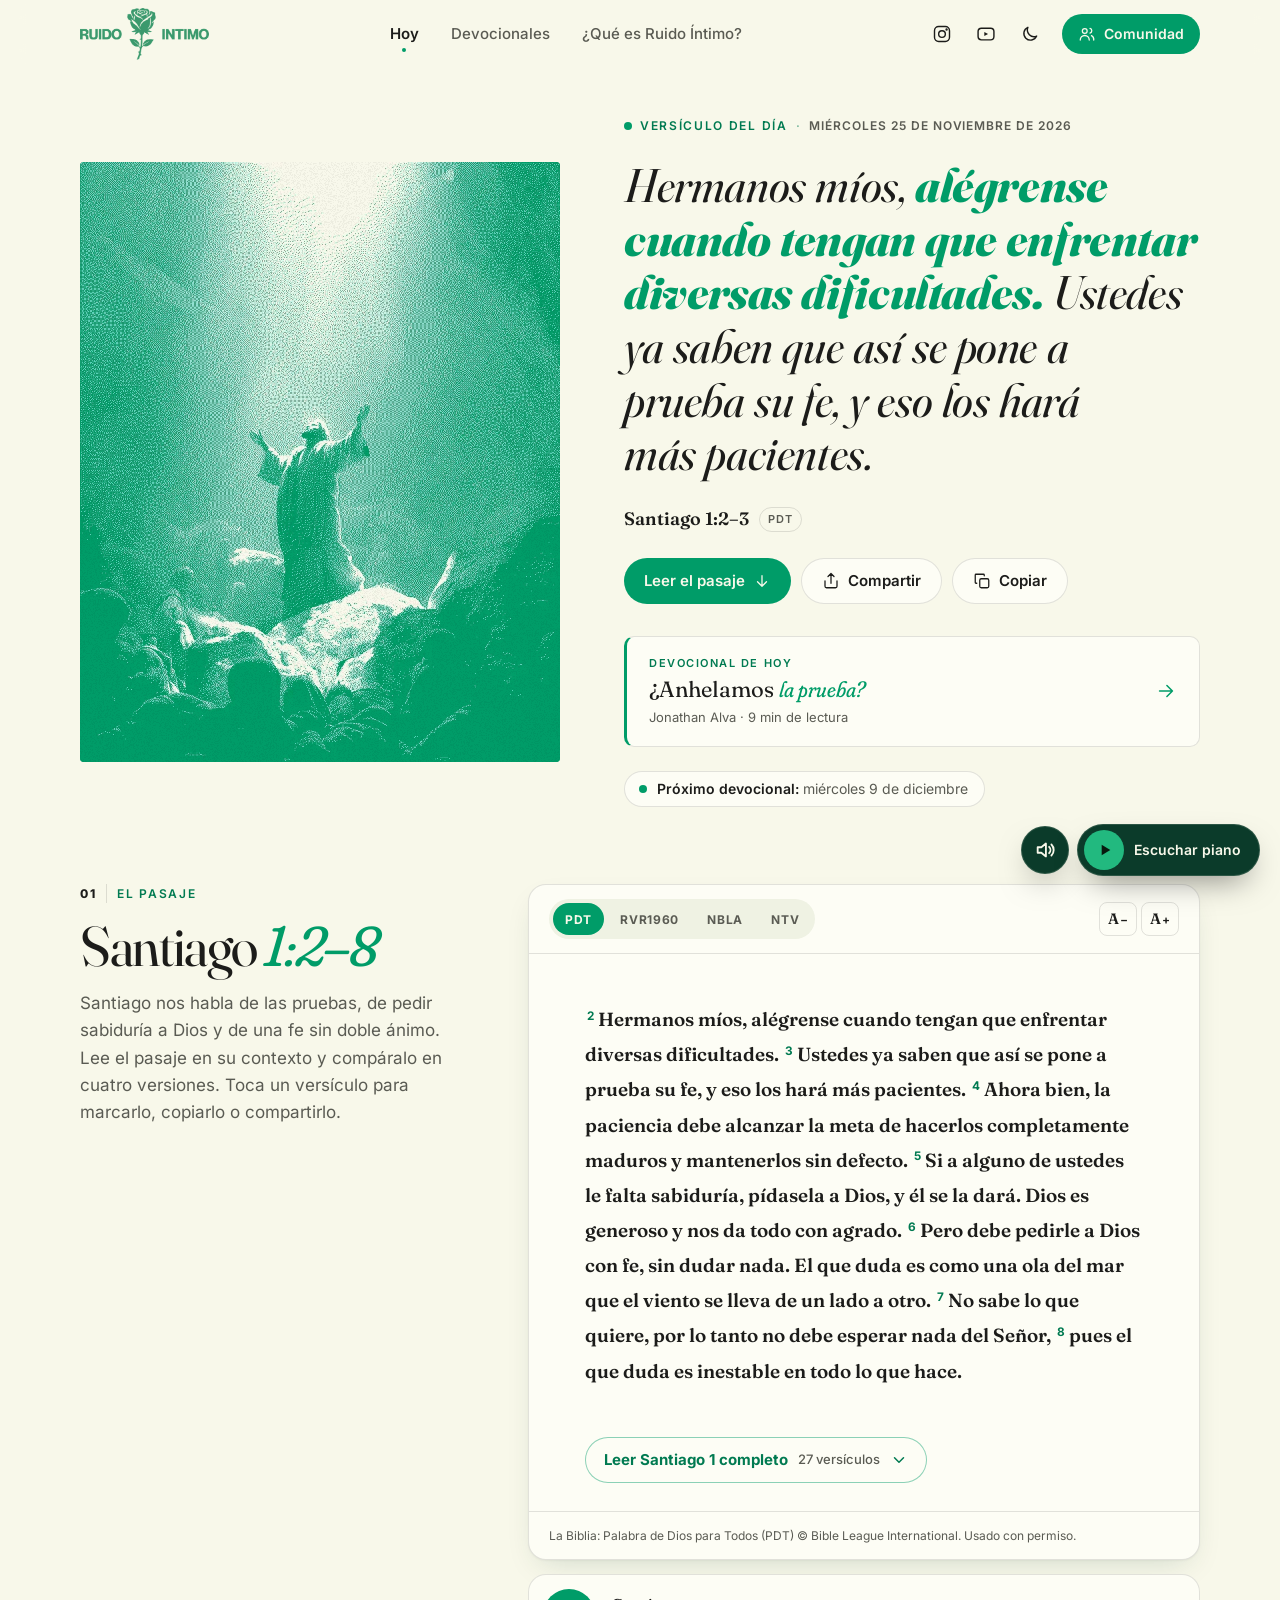
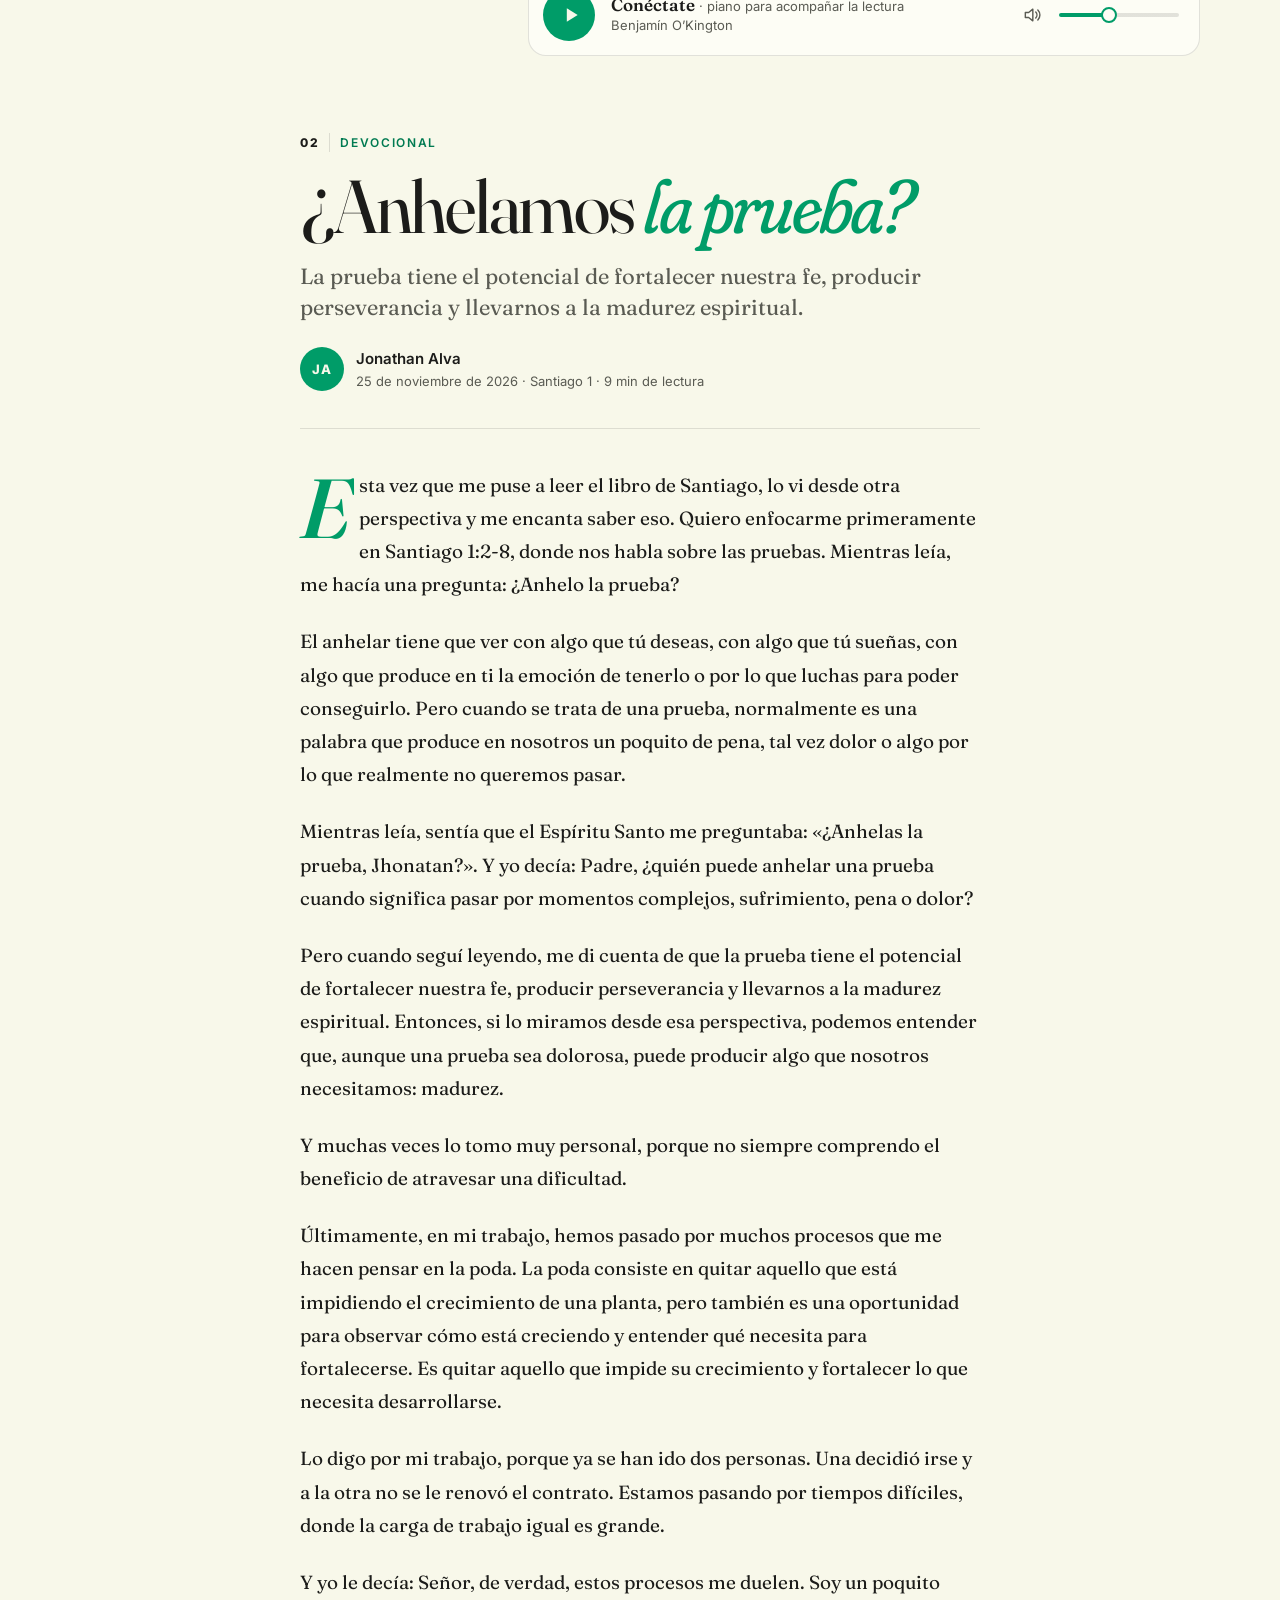
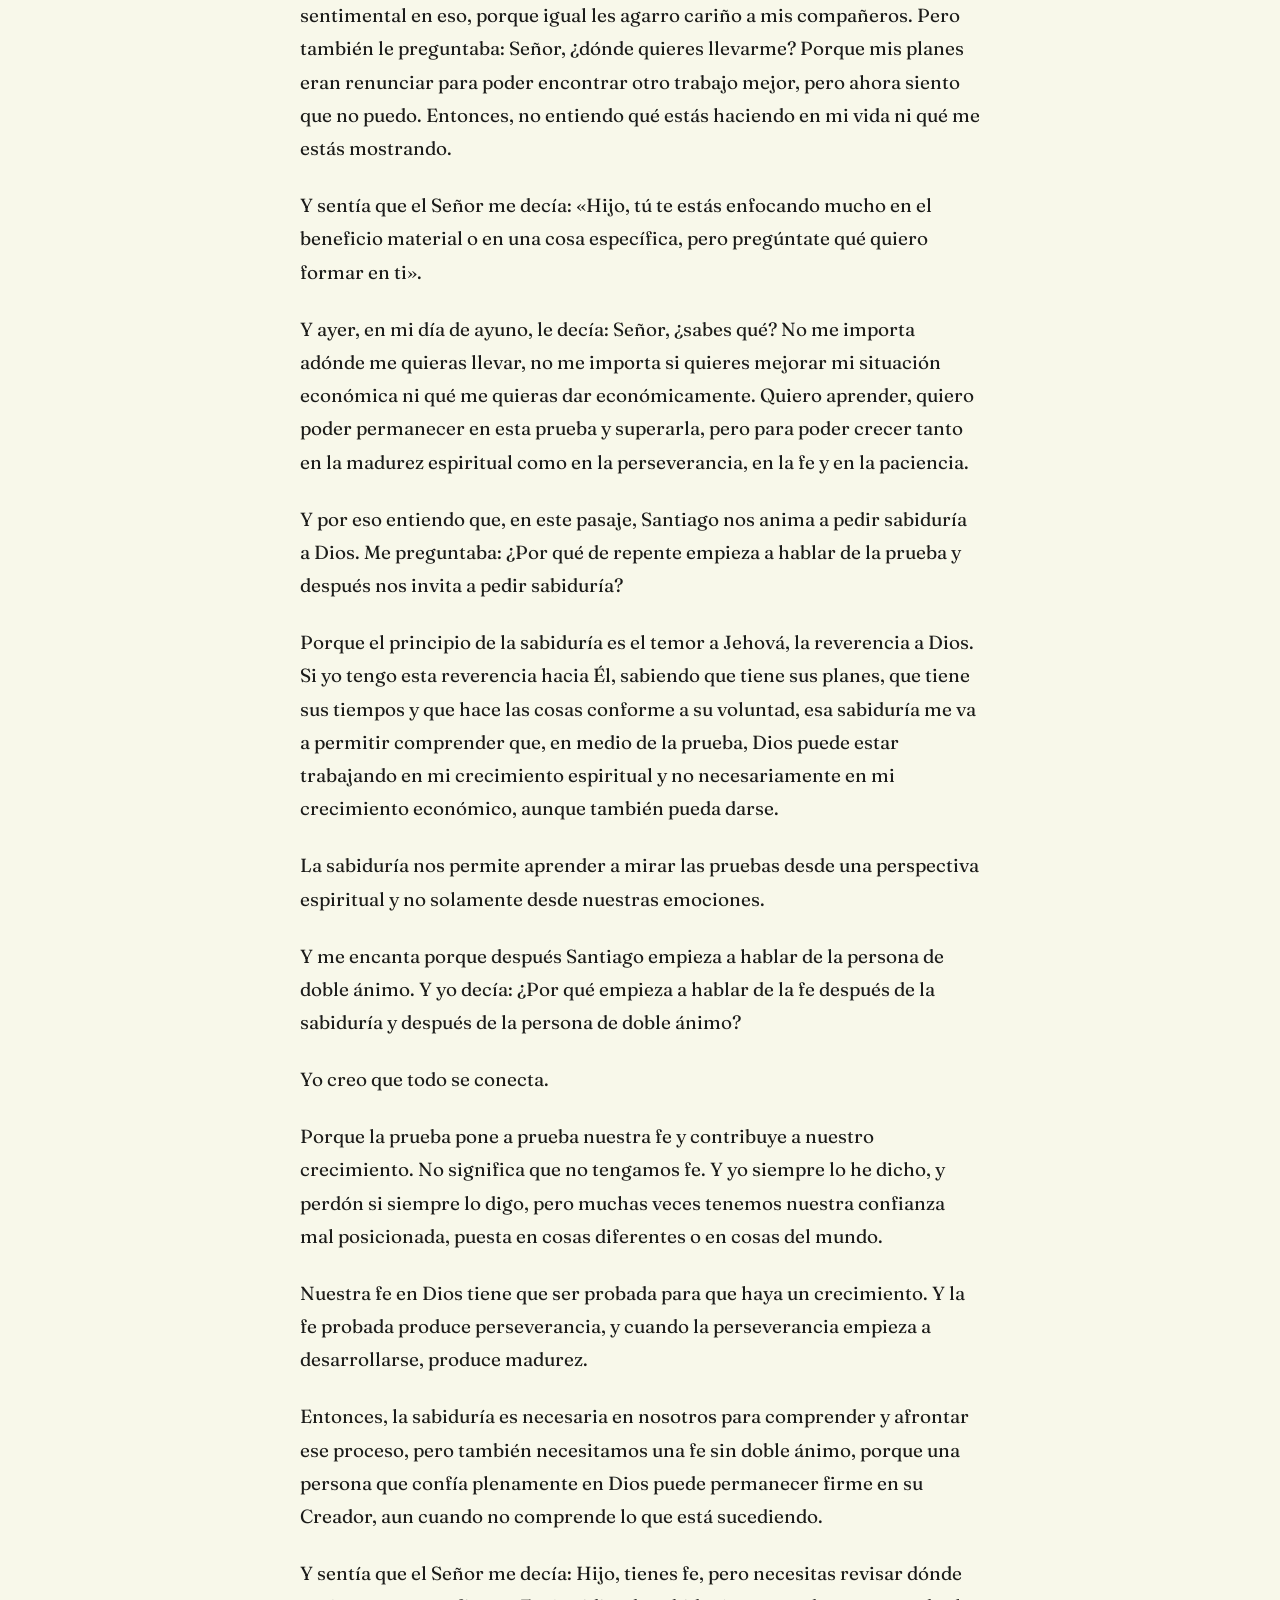
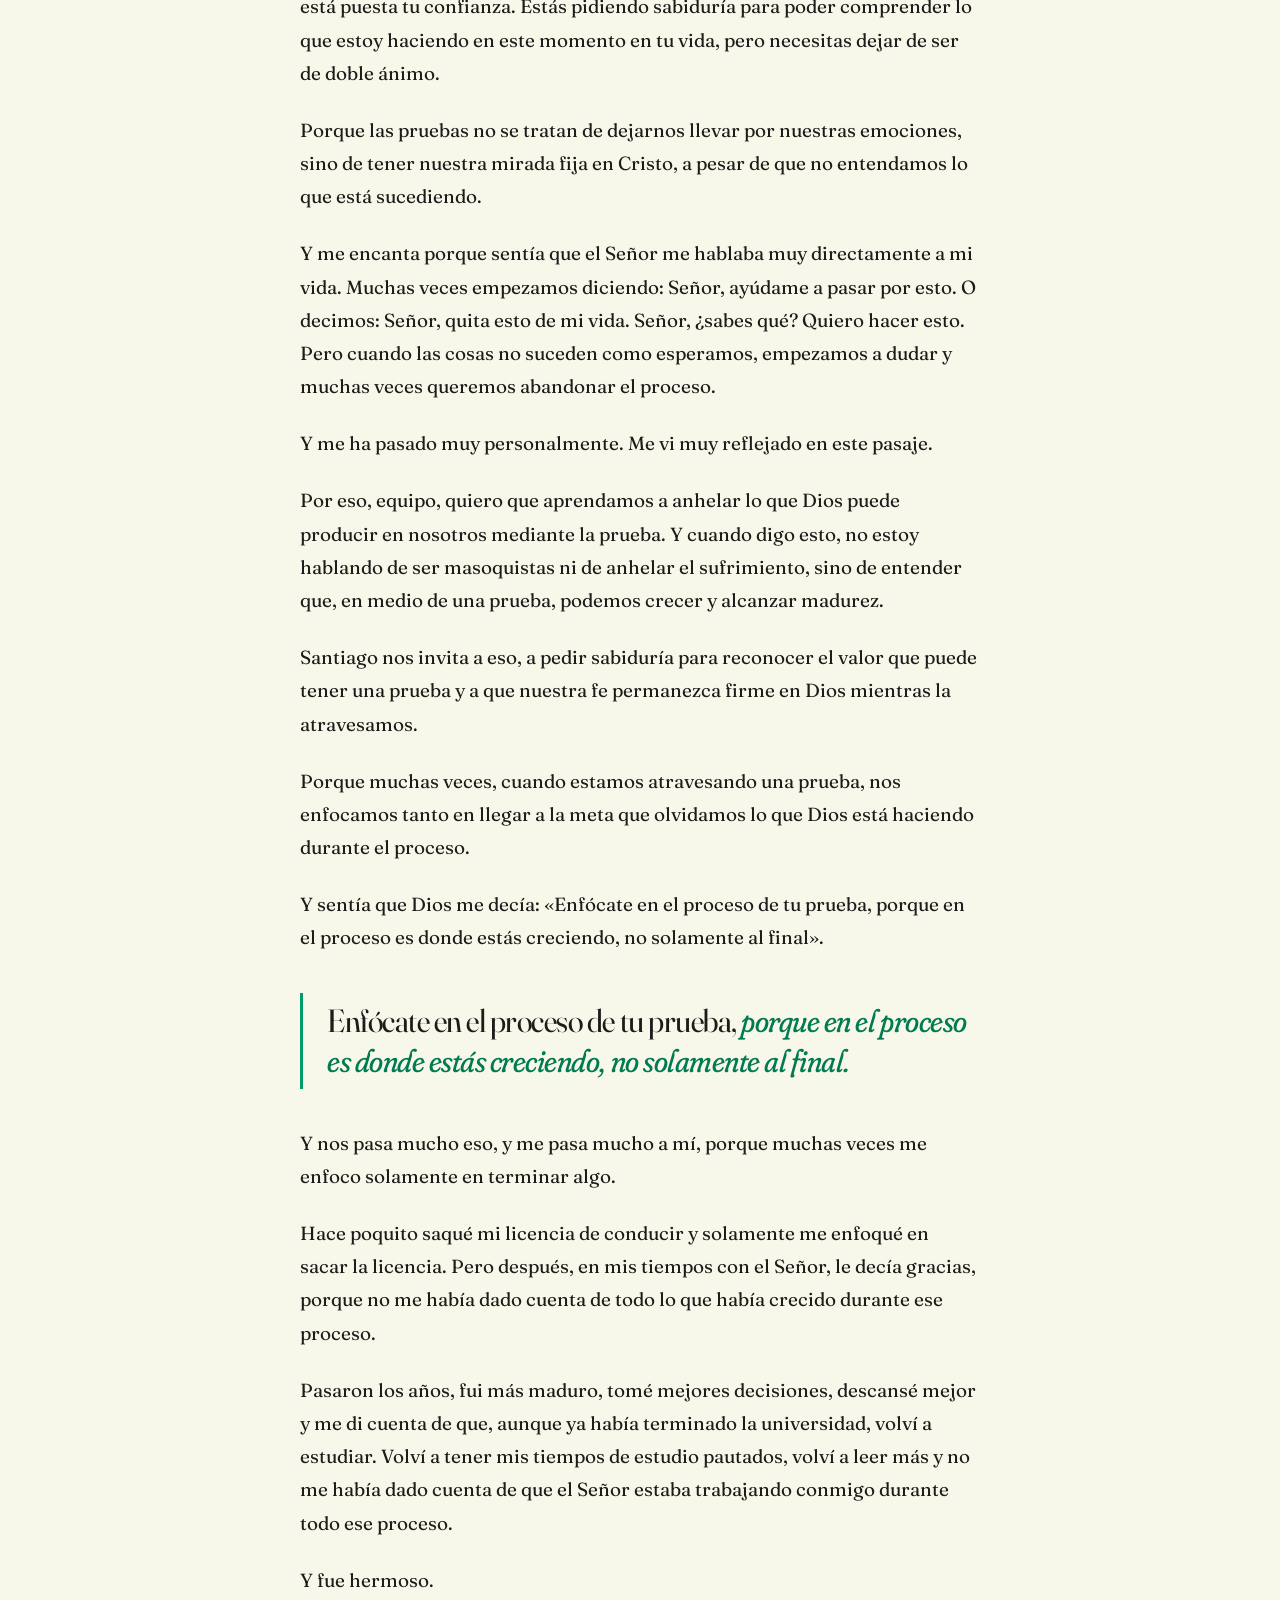
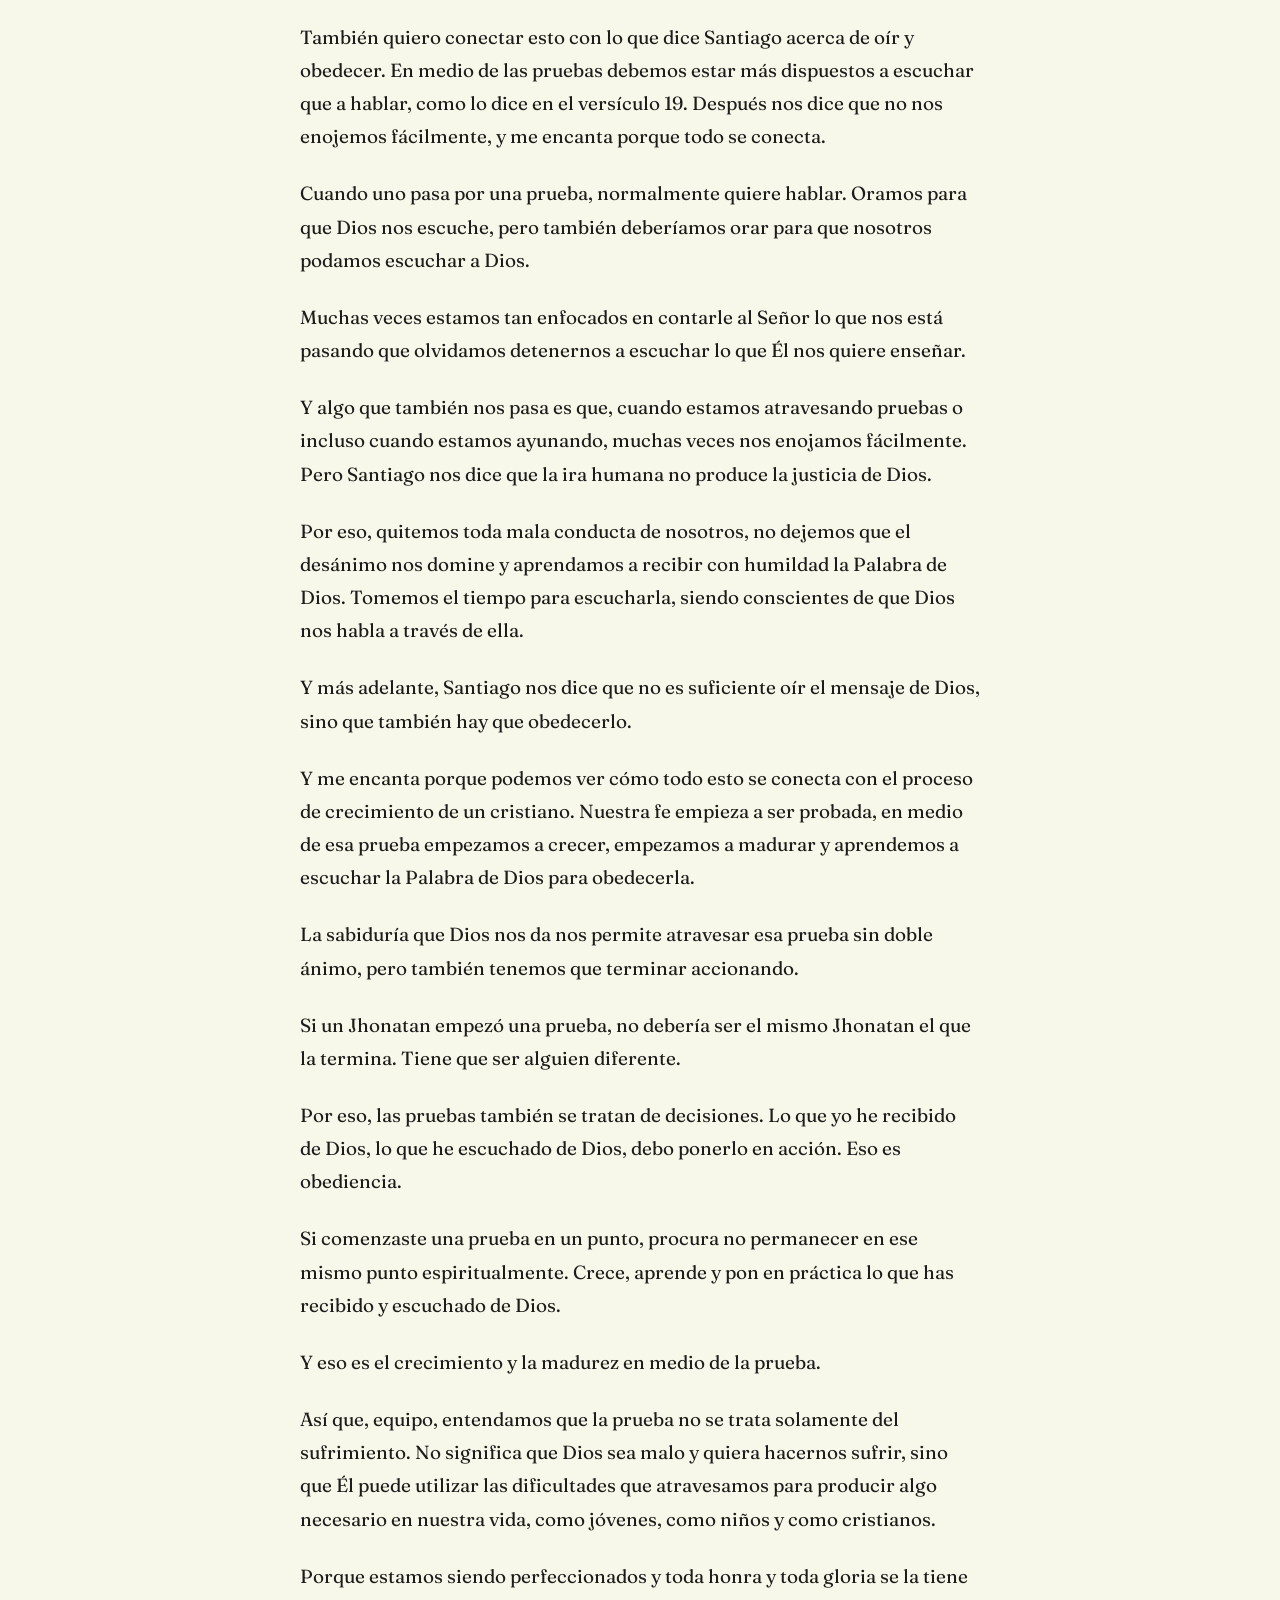
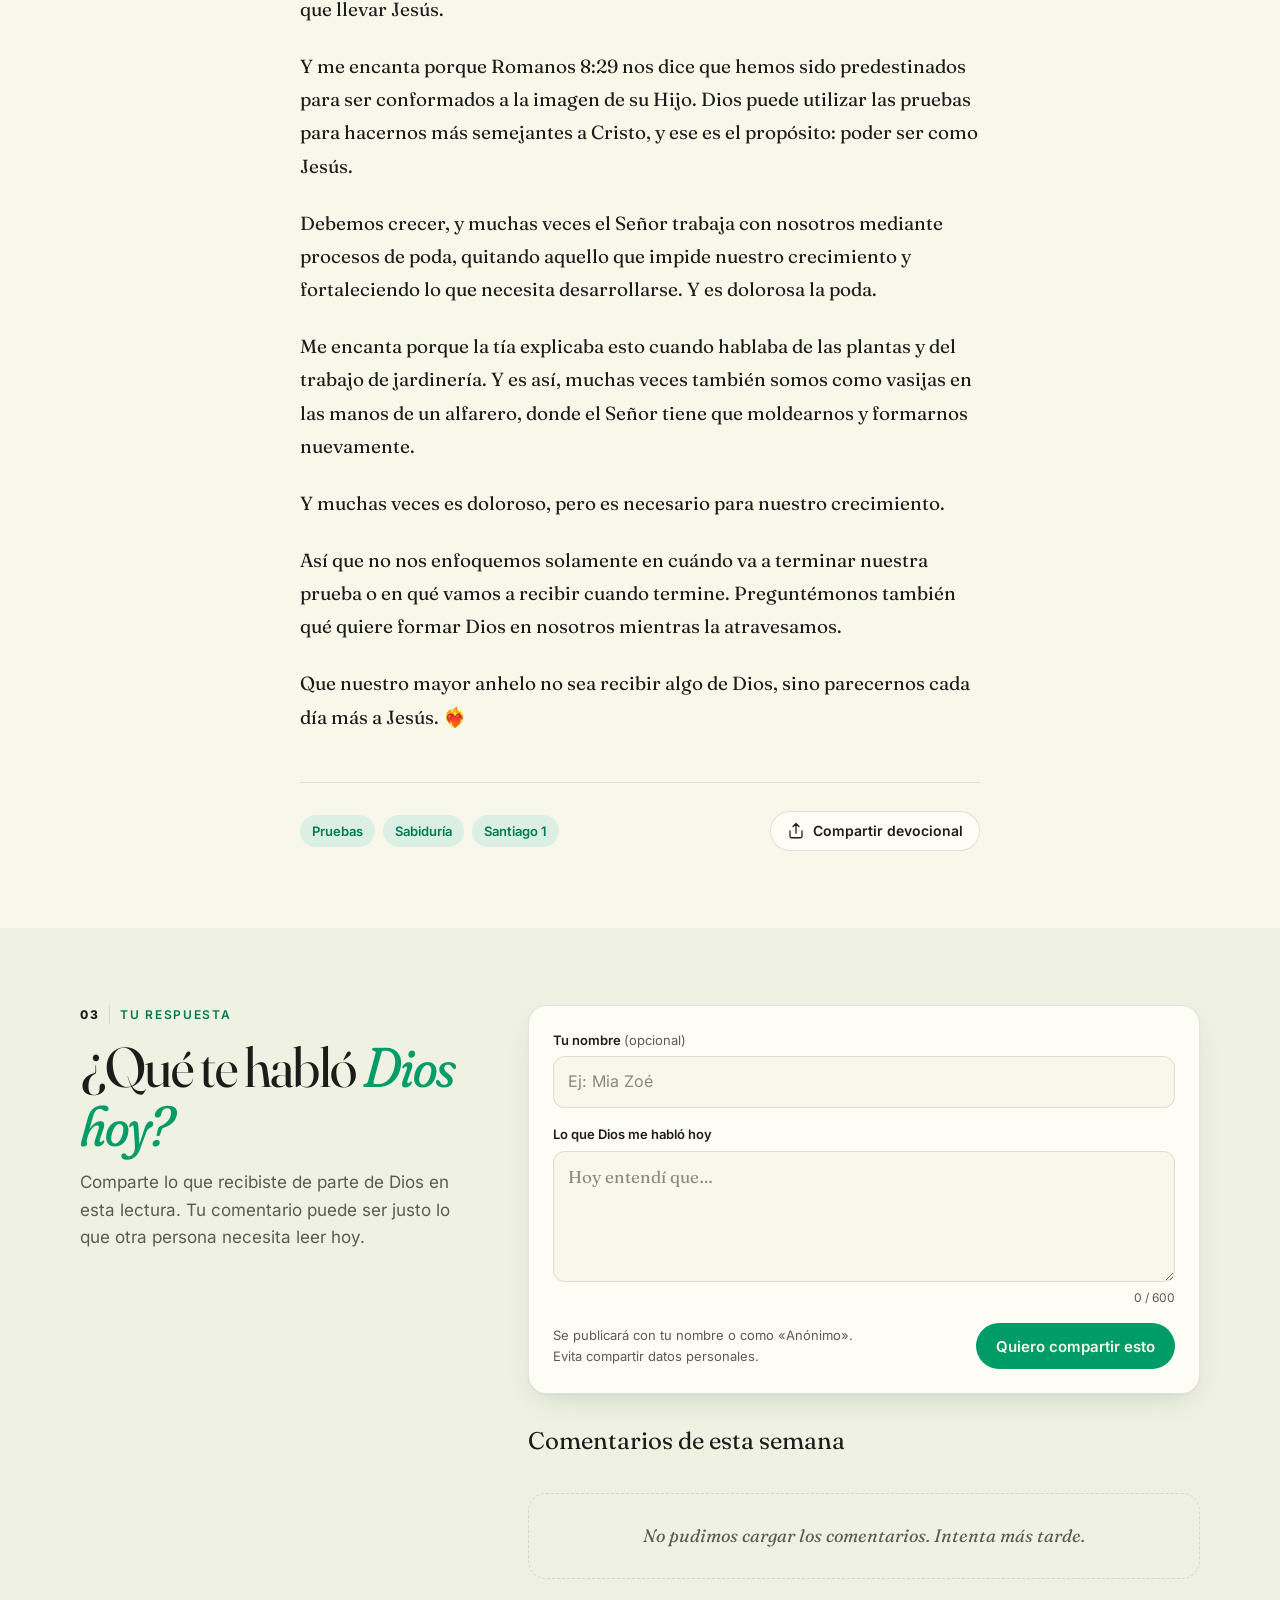
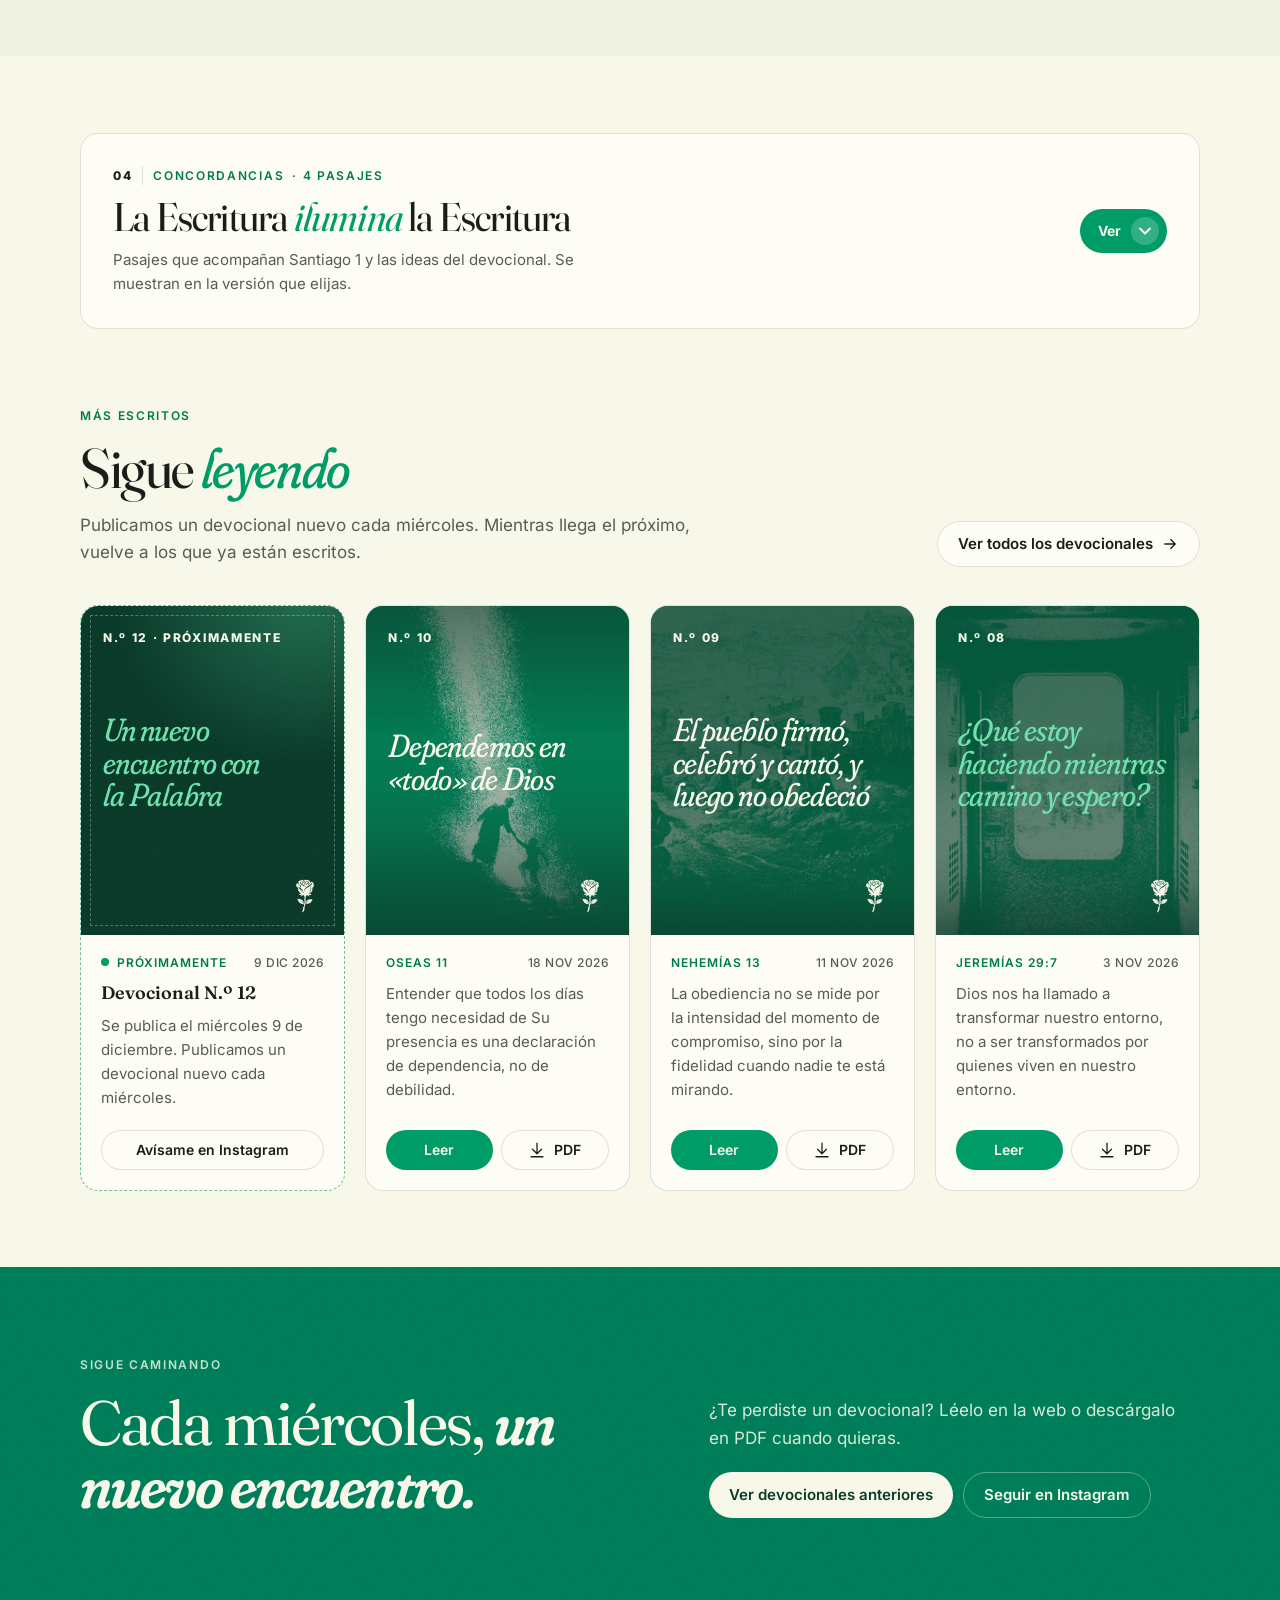
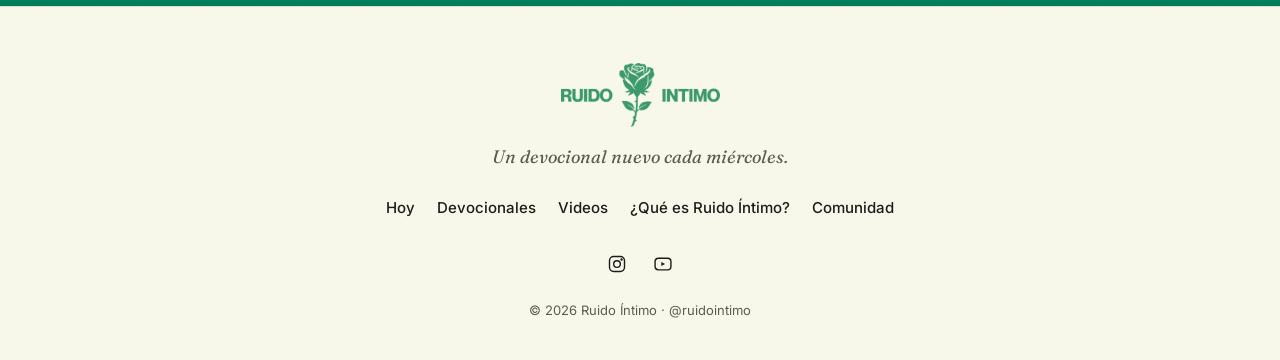
<file: index.html>
<!DOCTYPE html>
<html lang="es">
<head>
  <meta charset="UTF-8">
  <meta name="viewport" content="width=device-width, initial-scale=1.0">
  <title>¿Anhelamos la prueba? · Ruido Íntimo</title>
  <meta name="description" content="Del ruido interior a la intimidad con Dios. Versículo del día, pasaje bíblico, devocional y concordancias.">
  <meta name="theme-color" content="#F8F8EA" media="(prefers-color-scheme: light)">
  <meta name="theme-color" content="#0E1310" media="(prefers-color-scheme: dark)">

  <!-- Vista previa al compartir (WhatsApp, Instagram, Facebook) -->
  <meta property="og:type" content="website">
  <meta property="og:title" content="¿Anhelamos la prueba? · Ruido Íntimo">
  <meta property="og:description" content="Santiago 1:2–8 — Versículo y devocional de hoy.">
  <meta property="og:image" content="https://ruido-intimo.vercel.app/img/og-semana-11.jpg">
  <meta property="og:url" content="https://ruido-intimo.vercel.app/">
  <meta name="twitter:card" content="summary_large_image">

  <link rel="icon" href="img/favicon.png" type="image/png">
  <link rel="apple-touch-icon" href="img/apple-touch-icon.png">

  <!-- Tema guardado: se aplica antes de pintar para evitar parpadeo -->
  <script>
    document.documentElement.classList.add('js');
    try { var t = localStorage.getItem('ri-tema'); if (t) document.documentElement.setAttribute('data-tema', t); } catch (e) {}
  </script>

  <!-- Tipografías propias: se precargan las que se ven primero -->
  <link rel="preload" href="fonts/fraunces.woff2" as="font" type="font/woff2" crossorigin>
  <link rel="preload" href="fonts/fraunces-italic.woff2" as="font" type="font/woff2" crossorigin>
  <link rel="preload" href="fonts/inter.woff2" as="font" type="font/woff2" crossorigin>

  <!-- La imagen principal se precarga para que aparezca rápido -->
  <link rel="preload" as="image" href="img/semana-11-versiculo.webp" type="image/webp">

  <link rel="stylesheet" href="css/estilos.css">
</head>
<body>

  <a class="saltar" href="#contenido">Saltar al contenido</a>

  <!-- Barra de progreso de lectura (se llena al leer el devocional) -->
  <div class="progreso" aria-hidden="true"><span id="progreso-barra"></span></div>

  <!-- ============================================================
       CABECERA
  ============================================================ -->
  <header class="cabecera" id="cabecera">
    <div class="contenedor cabecera-inner">
      <!-- Logotipo: versión a color (modo día) y blanca (modo noche) -->
      <a href="index.html" class="marca" aria-label="Ruido Íntimo — inicio">
        <img class="logo logo-color"  src="img/logo-color-sm.png"  alt="" width="800" height="322">
        <img class="logo logo-blanco" src="img/logo-blanco-sm.png" alt="" width="800" height="322">
      </a>

      <nav class="nav" aria-label="Principal">
        <a href="index.html" class="nav-link" aria-current="page">Hoy</a>
        <a href="archivo.html" class="nav-link">Devocionales</a>
        <a href="que-es.html" class="nav-link">¿Qué es Ruido Íntimo?</a>
      </nav>

      <div class="cabecera-acciones">
        <a href="https://www.instagram.com/ruidointimo/" class="icono-btn" target="_blank" rel="noopener" aria-label="Instagram de Ruido Íntimo">
          <svg viewBox="0 0 24 24" aria-hidden="true"><rect x="3" y="3" width="18" height="18" rx="5"/><circle cx="12" cy="12" r="4"/><circle cx="17.5" cy="6.5" r=".6" fill="currentColor"/></svg>
        </a>
        <!-- REEMPLAZA el href por el link de tu canal de YouTube -->
        <a href="https://www.youtube.com/" class="icono-btn" target="_blank" rel="noopener" aria-label="Canal de YouTube de Ruido Íntimo">
          <svg viewBox="0 0 24 24" aria-hidden="true"><rect x="2.5" y="5" width="19" height="14" rx="4"/><path d="M10 9.5l4.5 2.5-4.5 2.5z" fill="currentColor" stroke="none"/></svg>
        </a>
        <button class="icono-btn" type="button" data-tema-toggle aria-label="Cambiar a modo noche">
          <svg class="ico-luna" viewBox="0 0 24 24" aria-hidden="true"><path d="M20 14.5A8 8 0 0 1 9.5 4a8 8 0 1 0 10.5 10.5z"/></svg>
          <svg class="ico-sol" viewBox="0 0 24 24" aria-hidden="true"><circle cx="12" cy="12" r="4"/><path d="M12 2v2M12 20v2M4.9 4.9l1.4 1.4M17.7 17.7l1.4 1.4M2 12h2M20 12h2M4.9 19.1l1.4-1.4M17.7 6.3l1.4-1.4"/></svg>
        </button>
        <a href="que-es.html#comunidad" class="btn btn-primario btn-sm btn-comunidad">
          <svg viewBox="0 0 24 24" aria-hidden="true"><circle cx="9" cy="8" r="3.2"/><path d="M3 20a6 6 0 0 1 12 0"/><path d="M16 4.6a3.2 3.2 0 0 1 0 6.2M18 14.2A6 6 0 0 1 21 20"/></svg>
          Comunidad
        </a>
      </div>
    </div>
  </header>


  <main id="contenido">

    <!-- ============================================================
         1. VERSÍCULO DEL DÍA
         Para publicar uno nuevo: cambia la imagen, el texto,
         la referencia y la fecha (data-fecha="AAAA-MM-DD").
    ============================================================ -->
    <section class="hoy" aria-labelledby="titulo-hoy">
      <div class="contenedor hoy-grid">

        <figure class="hoy-imagen entrada" style="--d:0">
          <picture>
            <source srcset="img/semana-11-versiculo.webp" type="image/webp">
            <img src="img/semana-11-versiculo.jpg" width="720" height="900"
                 alt="Fotografía intervenida en verde: un hombre con los brazos abiertos, de pie sobre una roca, recibe un rayo de luz que entra por una cueva" fetchpriority="high">
          </picture>
        </figure>

        <div class="hoy-texto">
          <p class="eyebrow entrada" style="--d:1">
            <span class="punto" aria-hidden="true"></span>
            <span id="titulo-hoy">Versículo del día</span>
            <span class="sep" aria-hidden="true">·</span>
            <time data-fecha="2026-11-25">25 de noviembre de 2026</time>
          </p>

          <blockquote class="versiculo-grande entrada" style="--d:2" id="versiculo-dia">
            <p>Hermanos míos, <strong>alégrense cuando tengan que enfrentar diversas dificultades.</strong> Ustedes ya saben que así se pone a prueba su fe, y eso los hará más pacientes.</p>
          </blockquote>

          <p class="referencia entrada" style="--d:3">
            Santiago 1:2–3 <span class="chip">PDT</span>
          </p>

          <div class="acciones entrada" style="--d:4">
            <a href="#pasaje" class="btn btn-primario">
              Leer el pasaje
              <svg viewBox="0 0 24 24" aria-hidden="true"><path d="M12 5v14M6 13l6 6 6-6"/></svg>
            </a>
            <button type="button" class="btn btn-borde" data-compartir data-texto="«Hermanos míos, alégrense cuando tengan que enfrentar diversas dificultades. Ustedes ya saben que así se pone a prueba su fe, y eso los hará más pacientes.» — Santiago 1:2-3 (PDT)">
              <svg viewBox="0 0 24 24" aria-hidden="true"><path d="M4 12v7a2 2 0 0 0 2 2h12a2 2 0 0 0 2-2v-7M16 6l-4-4-4 4M12 2v13"/></svg>
              Compartir
            </button>
            <button type="button" class="btn btn-borde" data-copiar data-texto="«Hermanos míos, alégrense cuando tengan que enfrentar diversas dificultades. Ustedes ya saben que así se pone a prueba su fe, y eso los hará más pacientes.» — Santiago 1:2-3 (PDT)">
              <svg viewBox="0 0 24 24" aria-hidden="true"><rect x="9" y="9" width="12" height="12" rx="2"/><path d="M5 15H4a1 1 0 0 1-1-1V4a1 1 0 0 1 1-1h10a1 1 0 0 1 1 1v1"/></svg>
              Copiar
            </button>
          </div>

          <!-- Acceso directo al devocional -->
          <a href="#devocional" class="tarjeta-devocional entrada" style="--d:5">
            <span class="tarjeta-devocional-etq">Devocional de hoy</span>
            <span class="tarjeta-devocional-titulo">¿Anhelamos <em>la prueba?</em></span>
            <span class="tarjeta-devocional-meta">Jonathan Alva · 9 min de lectura</span>
            <svg class="flecha" viewBox="0 0 24 24" aria-hidden="true"><path d="M5 12h14M13 6l6 6-6 6"/></svg>
          </a>

          <!-- Aviso del próximo devocional (fecha calculada en js/devocionales.js) -->
          <a href="#mas-escritos" class="proximo-aviso entrada" style="--d:6" data-proximo hidden></a>
        </div>

      </div>
    </section>


    <!-- ============================================================
         2. EL PASAJE — 4 versiones + piano de fondo
         Cada versión es un bloque .lector-texto con data-version.
         Toca un versículo para marcarlo, copiarlo o compartirlo.
    ============================================================ -->
    <section class="seccion" id="pasaje" aria-labelledby="titulo-pasaje">
      <div class="contenedor pasaje-grid">

        <header class="seccion-cabecera revelar">
          <p class="eyebrow"><span class="num">01</span> El pasaje</p>
          <h2 id="titulo-pasaje" class="titulo-seccion">Santiago <em>1:2–8</em></h2>
          <p class="bajada">Santiago nos habla de las pruebas, de pedir sabiduría a Dios y de una fe sin doble ánimo. Lee el pasaje en su contexto y compáralo en cuatro versiones. Toca un versículo para marcarlo, copiarlo o compartirlo.</p>
        </header>

        <div class="pasaje-columna">
          <article class="lector revelar" aria-label="Lectura bíblica Santiago 1:2-8">
            <div class="lector-barra">
              <div class="versiones" role="tablist" aria-label="Versión de la Biblia">
                <button type="button" role="tab" class="version-tab" data-version="PDT" aria-selected="true" title="Palabra de Dios para Todos">PDT</button>
                <button type="button" role="tab" class="version-tab" data-version="RVR1960" aria-selected="false" title="Reina-Valera 1960">RVR1960</button>
                <button type="button" role="tab" class="version-tab" data-version="NBLA" aria-selected="false" title="Nueva Biblia de las Américas">NBLA</button>
                <button type="button" role="tab" class="version-tab" data-version="NTV" aria-selected="false" title="Nueva Traducción Viviente">NTV</button>
              </div>
              <div class="tamano" role="group" aria-label="Tamaño del texto">
                <button type="button" class="tamano-btn" data-tamano="-1" aria-label="Achicar texto">A<span>−</span></button>
                <button type="button" class="tamano-btn" data-tamano="1" aria-label="Agrandar texto">A<span>+</span></button>
              </div>
            </div>

            <div id="lector" data-libro="Santiago 1">
              <div class="lector-texto" role="tabpanel" data-version="PDT" data-nombre="Palabra de Dios para Todos"
                   data-credito="La Biblia: Palabra de Dios para Todos (PDT) © Bible League International. Usado con permiso.">
                <p>
                  <span class="v v-dia" data-v="2" tabindex="0" role="button" aria-pressed="false"><sup>2</sup>Hermanos míos, alégrense cuando tengan que enfrentar diversas dificultades.</span>
                  <span class="v v-dia" data-v="3" tabindex="0" role="button" aria-pressed="false"><sup>3</sup>Ustedes ya saben que así se pone a prueba su fe, y eso los hará más pacientes.</span>
                  <span class="v v-dia" data-v="4" tabindex="0" role="button" aria-pressed="false"><sup>4</sup>Ahora bien, la paciencia debe alcanzar la meta de hacerlos completamente maduros y mantenerlos sin defecto.</span>
                  <span class="v v-dia" data-v="5" tabindex="0" role="button" aria-pressed="false"><sup>5</sup>Si a alguno de ustedes le falta sabiduría, pídasela a Dios, y él se la dará. Dios es generoso y nos da todo con agrado.</span>
                  <span class="v v-dia" data-v="6" tabindex="0" role="button" aria-pressed="false"><sup>6</sup>Pero debe pedirle a Dios con fe, sin dudar nada. El que duda es como una ola del mar que el viento se lleva de un lado a otro.</span>
                  <span class="v v-dia" data-v="7" tabindex="0" role="button" aria-pressed="false"><sup>7</sup>No sabe lo que quiere, por lo tanto no debe esperar nada del Señor,</span>
                  <span class="v v-dia" data-v="8" tabindex="0" role="button" aria-pressed="false"><sup>8</sup>pues el que duda es inestable en todo lo que hace.</span>
                </p>
              </div>

              <div class="lector-texto" role="tabpanel" data-version="RVR1960" data-nombre="Reina-Valera 1960" hidden
                   data-credito="Texto bíblico: Reina-Valera 1960 © Sociedades Bíblicas en América Latina, 1960. Renovado © Sociedades Bíblicas Unidas, 1988. Utilizado con permiso.">
                <p>
                  <span class="v v-dia" data-v="2" tabindex="0" role="button" aria-pressed="false"><sup>2</sup>Hermanos míos, tened por sumo gozo cuando os halléis en diversas pruebas,</span>
                  <span class="v v-dia" data-v="3" tabindex="0" role="button" aria-pressed="false"><sup>3</sup>sabiendo que la prueba de vuestra fe produce paciencia.</span>
                  <span class="v v-dia" data-v="4" tabindex="0" role="button" aria-pressed="false"><sup>4</sup>Mas tenga la paciencia su obra completa, para que seáis perfectos y cabales, sin que os falte cosa alguna.</span>
                  <span class="v v-dia" data-v="5" tabindex="0" role="button" aria-pressed="false"><sup>5</sup>Y si alguno de vosotros tiene falta de sabiduría, pídala a Dios, el cual da a todos abundantemente y sin reproche, y le será dada.</span>
                  <span class="v v-dia" data-v="6" tabindex="0" role="button" aria-pressed="false"><sup>6</sup>Pero pida con fe, no dudando nada; porque el que duda es semejante a la onda del mar, que es arrastrada por el viento y echada de una parte a otra.</span>
                  <span class="v v-dia" data-v="7" tabindex="0" role="button" aria-pressed="false"><sup>7</sup>No piense, pues, quien tal haga, que recibirá cosa alguna del Señor.</span>
                  <span class="v v-dia" data-v="8" tabindex="0" role="button" aria-pressed="false"><sup>8</sup>El hombre de doble ánimo es inconstante en todos sus caminos.</span>
                </p>
              </div>

              <div class="lector-texto" role="tabpanel" data-version="NBLA" data-nombre="Nueva Biblia de las Américas" hidden
                   data-credito="Escritura tomada de la Nueva Biblia de las Américas (NBLA), © 2005 The Lockman Foundation. Usada con permiso.">
                <p>
                  <span class="v v-dia" data-v="2" tabindex="0" role="button" aria-pressed="false"><sup>2</sup>Tengan por sumo gozo, hermanos míos, cuando se hallen en diversas pruebas,</span>
                  <span class="v v-dia" data-v="3" tabindex="0" role="button" aria-pressed="false"><sup>3</sup>sabiendo que la prueba de su fe produce paciencia,</span>
                  <span class="v v-dia" data-v="4" tabindex="0" role="button" aria-pressed="false"><sup>4</sup>y que la paciencia tenga su perfecto resultado, para que sean perfectos y completos, sin que nada les falte.</span>
                  <span class="v v-dia" data-v="5" tabindex="0" role="button" aria-pressed="false"><sup>5</sup>Y si a alguno de ustedes le falta sabiduría, que se la pida a Dios, quien da a todos abundantemente y sin reproche, y le será dada.</span>
                  <span class="v v-dia" data-v="6" tabindex="0" role="button" aria-pressed="false"><sup>6</sup>Pero que pida con fe, sin dudar. Porque el que duda es semejante a la ola del mar, impulsada por el viento y echada de una parte a otra.</span>
                  <span class="v v-dia" data-v="7" tabindex="0" role="button" aria-pressed="false"><sup>7</sup>No piense, pues, ese hombre, que recibirá cosa alguna del Señor,</span>
                  <span class="v v-dia" data-v="8" tabindex="0" role="button" aria-pressed="false"><sup>8</sup>siendo hombre de doble ánimo, inestable en todos sus caminos.</span>
                </p>
              </div>

              <div class="lector-texto" role="tabpanel" data-version="NTV" data-nombre="Nueva Traducción Viviente" hidden
                   data-credito="Santa Biblia, Nueva Traducción Viviente (NTV), © Tyndale House Foundation, 2010. Usado con permiso.">
                <p>
                  <span class="v v-dia" data-v="2" tabindex="0" role="button" aria-pressed="false"><sup>2</sup>Amados hermanos, cuando tengan que enfrentar problemas, considérenlo como un tiempo para alegrarse mucho</span>
                  <span class="v v-dia" data-v="3" tabindex="0" role="button" aria-pressed="false"><sup>3</sup>porque ustedes saben que, siempre que se pone a prueba la fe, la constancia tiene una oportunidad para desarrollarse.</span>
                  <span class="v v-dia" data-v="4" tabindex="0" role="button" aria-pressed="false"><sup>4</sup>Así que dejen que crezca, pues una vez que su constancia se haya desarrollado plenamente, serán perfectos y completos, y no les faltará nada.</span>
                  <span class="v v-dia" data-v="5" tabindex="0" role="button" aria-pressed="false"><sup>5</sup>Si necesitan sabiduría, pídansela a nuestro generoso Dios, y él se la dará; no los reprenderá por pedirla.</span>
                  <span class="v v-dia" data-v="6" tabindex="0" role="button" aria-pressed="false"><sup>6</sup>Cuando se la pidan, asegúrense de que su fe sea solamente en Dios, y no duden, porque una persona que duda tiene la lealtad dividida y es tan inestable como una ola del mar que el viento arrastra y empuja de un lado a otro.</span>
                  <span class="v v-dia" data-v="7" tabindex="0" role="button" aria-pressed="false"><sup>7</sup>Esas personas no deberían esperar nada del Señor;</span>
                  <span class="v v-dia" data-v="8" tabindex="0" role="button" aria-pressed="false"><sup>8</sup>su lealtad está dividida entre Dios y el mundo, y son inestables en todo lo que hace.</span>
                </p>
              </div>

            </div>

            <!-- Capítulo completo: se despliega aquí mismo, antes y después del pasaje (js/capitulo.js) -->
            <div class="lector-capitulo" id="capitulo" data-libro="Santiago" data-libro-id="59" data-cap="1" data-destacar="2-8" data-total="27">
              <p class="cap-estado" id="capitulo-estado" role="status" aria-live="polite" hidden></p>
              <button type="button" class="cap-btn" id="capitulo-btn" aria-expanded="false" aria-controls="lector">
                <span class="cap-btn-texto">Leer Santiago 1 completo</span>
                <span class="cap-btn-meta">27 versículos</span>
                <svg class="cap-btn-flecha" viewBox="0 0 24 24" aria-hidden="true"><path d="M6 9l6 6 6-6"/></svg>
              </button>
              <!-- Capítulo incluido en la página (se abre al instante y sin conexión). Las demás versiones se cargan en línea. -->
              <script type="application/json" id="capitulo-local">{"PDT": [{"verse": 1, "text": "Estimados hermanos del pueblo de Dios que está disperso por el mundo: Un cordial saludo de Santiago, siervo de Dios y del Señor Jesucristo."}, {"verse": 2, "text": "Hermanos míos, alégrense cuando tengan que enfrentar diversas dificultades."}, {"verse": 3, "text": "Ustedes ya saben que así se pone a prueba su fe, y eso los hará más pacientes."}, {"verse": 4, "text": "Ahora bien, la paciencia debe alcanzar la meta de hacerlos completamente maduros y mantenerlos sin defecto."}, {"verse": 5, "text": "Si a alguno de ustedes le falta sabiduría, pídasela a Dios, y él se la dará. Dios es generoso y nos da todo con agrado."}, {"verse": 6, "text": "Pero debe pedirle a Dios con fe, sin dudar nada. El que duda es como una ola del mar que el viento se lleva de un lado a otro."}, {"verse": 7, "text": "No sabe lo que quiere, por lo tanto no debe esperar nada del Señor,"}, {"verse": 8, "text": "pues el que duda es inestable en todo lo que hace."}, {"verse": 9, "text": "El hermano de condición humilde no se avergüence de ser pobre, porque Dios lo ha puesto en un lugar de honor."}, {"verse": 10, "text": "El hermano rico no se avergüence cuando Dios lo humille, porque el rico desaparecerá como la flor de la hierba."}, {"verse": 11, "text": "Cuando sale el sol, hace calor y se seca la hierba; la flor se cae y ahí termina su hermoso aspecto. Así pasa con los ricos, en un momento los vemos ocupados en sus negocios y, de pronto, mueren."}, {"verse": 12, "text": "Afortunado el que mantiene la fe cuando es tentado, porque recibirá el premio de la vida eterna que Dios ha prometido a los que lo aman."}, {"verse": 13, "text": "Cuando alguien tenga una tentación, no diga que es tentado por Dios, pues a Dios no lo tienta la maldad ni tampoco él tienta a nadie."}, {"verse": 14, "text": "Uno es tentado cuando se deja llevar por un mal deseo que lo atrae y lo seduce."}, {"verse": 15, "text": "Luego, el deseo malo da a luz el pecado, y el pecado, una vez que ha crecido, conduce a la muerte."}, {"verse": 16, "text": "No se engañen, mis estimados hermanos."}, {"verse": 17, "text": "Todo lo bueno que hemos recibido, todo don perfecto que viene de arriba es de Dios, del Padre creador de los astros del cielo, en quien nunca hay cambio ni sombra."}, {"verse": 18, "text": "Dios, por su libre decisión, nos dio nueva vida por medio del mensaje de la verdad para que nosotros fuéramos lo mejor que se le ofrece a Dios de la creación entera."}, {"verse": 19, "text": "Recuerden esto, estimados hermanos: estén más dispuestos a escuchar que a hablar. No se enojen fácilmente."}, {"verse": 20, "text": "El que vive enojado no puede vivir como Dios manda."}, {"verse": 21, "text": "Por eso, dejen toda esa mala conducta y todo el mal que tanto los rodean, y acepten con humildad el mensaje que Dios ha puesto en cada uno de ustedes. Ese mensaje tiene el poder de salvarlos."}, {"verse": 22, "text": "Pero no es suficiente con sólo oír el mensaje de Dios. Hay que obedecerlo. Si sólo lo oyen, sin hacer lo que dice, se están engañando a sí mismos."}, {"verse": 23, "text": "El que oye el mensaje de Dios sin obedecer lo que dice es como el que se mira en un espejo."}, {"verse": 24, "text": "Se mira en el espejo, se va y pronto olvida lo mal que se veía."}, {"verse": 25, "text": "Por el contrario, el que se fija bien en la ley perfecta, la que libera a la gente, y la pone en práctica en lugar de ser un oyente olvidadizo, será afortunado en lo que hace."}, {"verse": 26, "text": "Si alguien se cree religioso pero no controla sus palabras, se engaña a sí mismo y su religión no vale nada."}, {"verse": 27, "text": "La religión pura y sin contaminación que Dios sí acepta, es esta: ayudar a los huérfanos y a las viudas en sus dificultades y no dejarse influenciar por la maldad del mundo."}], "NBLA": [{"verse": 1, "text": "Santiago, siervo de Dios y del Señor Jesucristo: A las doce tribus que están en la dispersión: Saludos."}, {"verse": 2, "text": "Tengan por sumo gozo, hermanos míos, cuando se hallen en diversas pruebas,"}, {"verse": 3, "text": "sabiendo que la prueba de su fe produce paciencia,"}, {"verse": 4, "text": "y que la paciencia tenga su perfecto resultado, para que sean perfectos y completos, sin que nada les falte."}, {"verse": 5, "text": "Y si a alguno de ustedes le falta sabiduría, que se la pida a Dios, quien da a todos abundantemente y sin reproche, y le será dada."}, {"verse": 6, "text": "Pero que pida con fe, sin dudar. Porque el que duda es semejante a la ola del mar, impulsada por el viento y echada de una parte a otra."}, {"verse": 7, "text": "No piense, pues, ese hombre, que recibirá cosa alguna del Señor,"}, {"verse": 8, "text": "siendo hombre de doble ánimo, inestable en todos sus caminos."}, {"verse": 9, "text": "Pero que el hermano de condición humilde se gloríe en su alta posición,"}, {"verse": 10, "text": "y el rico en su humillación, pues él pasará como la flor de la hierba."}, {"verse": 11, "text": "Porque el sol sale con calor abrasador y seca la hierba, y su flor se cae y la hermosura de su apariencia perece. Así también se marchitará el rico en medio de sus empresas."}, {"verse": 12, "text": "Bienaventurado el hombre que persevera bajo la prueba, porque una vez que ha sido aprobado, recibirá la corona de la vida que el Señor ha prometido a los que lo aman."}, {"verse": 13, "text": "Que nadie diga cuando es tentado: «Soy tentado por Dios». Porque Dios no puede ser tentado por el mal y Él mismo no tienta a nadie."}, {"verse": 14, "text": "Sino que cada uno es tentado cuando es llevado y seducido por su propia pasión."}, {"verse": 15, "text": "Después, cuando la pasión ha concebido, da a luz el pecado; y cuando el pecado es consumado, engendra la muerte."}, {"verse": 16, "text": "Amados hermanos míos, no se engañen."}, {"verse": 17, "text": "Toda buena dádiva y todo don perfecto viene de lo alto, desciende del Padre de las luces, con el cual no hay cambio ni sombra de variación."}, {"verse": 18, "text": "En el ejercicio de Su voluntad, Él nos hizo nacer por la palabra de verdad, para que fuéramos las primicias de sus criaturas."}, {"verse": 19, "text": "Esto lo saben, mis amados hermanos. Pero que cada uno sea pronto para oír, tardo para hablar, tardo para la ira;"}, {"verse": 20, "text": "pues la ira del hombre no obra la justicia de Dios."}, {"verse": 21, "text": "Por lo cual, desechando toda inmundicia y todo resto de malicia, reciban ustedes con humildad la palabra implantada, que es poderosa para salvar sus almas."}, {"verse": 22, "text": "Sean hacedores de la palabra y no solamente oidores que se engañan a sí mismos."}, {"verse": 23, "text": "Porque si alguien es oidor de la palabra, y no hacedor, es semejante a un hombre que mira su rostro natural en un espejo;"}, {"verse": 24, "text": "pues después de mirarse a sí mismo e irse, inmediatamente se olvida de qué clase de persona es."}, {"verse": 25, "text": "Pero el que mira atentamente a la ley perfecta, la ley de la libertad, y permanece en ella, no habiéndose vuelto un oidor olvidadizo sino un hacedor eficaz, este será bienaventurado en lo que hace."}, {"verse": 26, "text": "Si alguien se cree religioso, pero no refrena su lengua, sino que engaña a su propio corazón, la religión del tal es vana."}, {"verse": 27, "text": "La religión pura y sin mancha delante de nuestro Dios y Padre es esta: visitar a los huérfanos y a las viudas en sus aflicciones, y guardarse sin mancha del mundo."}]}</script>
            </div>

            <p class="lector-credito" id="lector-credito">
              La Biblia: Palabra de Dios para Todos (PDT) © Bible League International. Usado con permiso.
            </p>
          </article>

          <!-- Reproductor: piano de fondo para acompañar la lectura -->
          <div class="piano revelar" id="piano" data-src="audio/conectate-benjamin-okington-2.mp3" data-titulo="Conéctate" data-artista="Benjamín O’Kington">
            <!-- data-src: pista que suena de fondo. Si lo dejas vacío, se usa un piano generado en vivo -->
            <button type="button" class="piano-play" id="piano-play" aria-label="Reproducir piano de fondo" aria-pressed="false">
              <svg class="ico-play" viewBox="0 0 24 24" aria-hidden="true"><path d="M7 4l13 8-13 8z"/></svg>
              <svg class="ico-pausa" viewBox="0 0 24 24" aria-hidden="true"><path d="M7 4h3.5v16H7zM13.5 4H17v16h-3.5z"/></svg>
            </button>
            <div class="piano-info">
              <p class="piano-titulo">Conéctate <span>· piano para acompañar la lectura</span></p>
              <p class="piano-estado" id="piano-estado">Benjamín O’Kington</p>
              <span class="piano-ondas" aria-hidden="true"><i></i><i></i><i></i><i></i><i></i></span>
            </div>
            <div class="piano-volumen">
              <button type="button" class="piano-mute" id="piano-mute" aria-label="Silenciar">
                <svg class="ico-vol" viewBox="0 0 24 24" aria-hidden="true"><path d="M4 9h4l5-4v14l-5-4H4z"/><path d="M16.5 8.5a5 5 0 0 1 0 7M19 6a8.5 8.5 0 0 1 0 12"/></svg>
                <svg class="ico-mute" viewBox="0 0 24 24" aria-hidden="true"><path d="M4 9h4l5-4v14l-5-4H4z"/><path d="M17 9l5 6M22 9l-5 6"/></svg>
              </button>
              <label class="sr-only" for="piano-vol">Volumen del piano</label>
              <input type="range" id="piano-vol" min="0" max="100" value="40" step="1">
            </div>
          </div>
        </div>

      </div>
    </section>


    <!-- ============================================================
         3. DEVOCIONAL (tu escrito)
    ============================================================ -->
    <section class="seccion" id="devocional" aria-labelledby="titulo-devocional">
      <article class="devocional" id="devocional-articulo">

        <!-- Texto del autor: sin cambios de contenido; solo se revisó la ortografía -->
        <header class="devocional-cabecera revelar">
          <p class="eyebrow"><span class="num">02</span> Devocional</p>
          <h2 id="titulo-devocional" class="devocional-titulo">¿Anhelamos <em>la prueba?</em></h2>
          <p class="devocional-bajada">La prueba tiene el potencial de fortalecer nuestra fe, producir perseverancia y llevarnos a la madurez espiritual.</p>

          <div class="autor">
            <span class="autor-avatar" aria-hidden="true">JA</span>
            <div>
              <p class="autor-nombre">Jonathan Alva</p>
              <p class="autor-meta"><time data-fecha="2026-11-25">25 de noviembre de 2026</time> · Santiago 1 · 9 min de lectura</p>
            </div>
          </div>
        </header>

        <div class="devocional-cuerpo" id="devocional-cuerpo">
          <p class="capitular">Esta vez que me puse a leer el libro de Santiago, lo vi desde otra perspectiva y me encanta saber eso. Quiero enfocarme primeramente en Santiago 1:2-8, donde nos habla sobre las pruebas. Mientras leía, me hacía una pregunta: ¿Anhelo la prueba?</p>

          <p>El anhelar tiene que ver con algo que tú deseas, con algo que tú sueñas, con algo que produce en ti la emoción de tenerlo o por lo que luchas para poder conseguirlo. Pero cuando se trata de una prueba, normalmente es una palabra que produce en nosotros un poquito de pena, tal vez dolor o algo por lo que realmente no queremos pasar.</p>

          <p>Mientras leía, sentía que el Espíritu Santo me preguntaba: «¿Anhelas la prueba, Jhonatan?». Y yo decía: Padre, ¿quién puede anhelar una prueba cuando significa pasar por momentos complejos, sufrimiento, pena o dolor?</p>

          <p>Pero cuando seguí leyendo, me di cuenta de que la prueba tiene el potencial de fortalecer nuestra fe, producir perseverancia y llevarnos a la madurez espiritual. Entonces, si lo miramos desde esa perspectiva, podemos entender que, aunque una prueba sea dolorosa, puede producir algo que nosotros necesitamos: madurez.</p>

          <p>Y muchas veces lo tomo muy personal, porque no siempre comprendo el beneficio de atravesar una dificultad.</p>

          <p>Últimamente, en mi trabajo, hemos pasado por muchos procesos que me hacen pensar en la poda. La poda consiste en quitar aquello que está impidiendo el crecimiento de una planta, pero también es una oportunidad para observar cómo está creciendo y entender qué necesita para fortalecerse. Es quitar aquello que impide su crecimiento y fortalecer lo que necesita desarrollarse.</p>

          <p>Lo digo por mi trabajo, porque ya se han ido dos personas. Una decidió irse y a la otra no se le renovó el contrato. Estamos pasando por tiempos difíciles, donde la carga de trabajo igual es grande.</p>

          <p>Y yo le decía: Señor, de verdad, estos procesos me duelen. Soy un poquito sentimental en eso, porque igual les agarro cariño a mis compañeros. Pero también le preguntaba: Señor, ¿dónde quieres llevarme? Porque mis planes eran renunciar para poder encontrar otro trabajo mejor, pero ahora siento que no puedo. Entonces, no entiendo qué estás haciendo en mi vida ni qué me estás mostrando.</p>

          <p>Y sentía que el Señor me decía: «Hijo, tú te estás enfocando mucho en el beneficio material o en una cosa específica, pero pregúntate qué quiero formar en ti».</p>

          <p>Y ayer, en mi día de ayuno, le decía: Señor, ¿sabes qué? No me importa adónde me quieras llevar, no me importa si quieres mejorar mi situación económica ni qué me quieras dar económicamente. Quiero aprender, quiero poder permanecer en esta prueba y superarla, pero para poder crecer tanto en la madurez espiritual como en la perseverancia, en la fe y en la paciencia.</p>

          <p>Y por eso entiendo que, en este pasaje, Santiago nos anima a pedir sabiduría a Dios. Me preguntaba: ¿Por qué de repente empieza a hablar de la prueba y después nos invita a pedir sabiduría?</p>

          <p>Porque el principio de la sabiduría es el temor a Jehová, la reverencia a Dios. Si yo tengo esta reverencia hacia Él, sabiendo que tiene sus planes, que tiene sus tiempos y que hace las cosas conforme a su voluntad, esa sabiduría me va a permitir comprender que, en medio de la prueba, Dios puede estar trabajando en mi crecimiento espiritual y no necesariamente en mi crecimiento económico, aunque también pueda darse.</p>

          <p>La sabiduría nos permite aprender a mirar las pruebas desde una perspectiva espiritual y no solamente desde nuestras emociones.</p>

          <p>Y me encanta porque después Santiago empieza a hablar de la persona de doble ánimo. Y yo decía: ¿Por qué empieza a hablar de la fe después de la sabiduría y después de la persona de doble ánimo?</p>

          <p>Yo creo que todo se conecta.</p>

          <p>Porque la prueba pone a prueba nuestra fe y contribuye a nuestro crecimiento. No significa que no tengamos fe. Y yo siempre lo he dicho, y perdón si siempre lo digo, pero muchas veces tenemos nuestra confianza mal posicionada, puesta en cosas diferentes o en cosas del mundo.</p>

          <p>Nuestra fe en Dios tiene que ser probada para que haya un crecimiento. Y la fe probada produce perseverancia, y cuando la perseverancia empieza a desarrollarse, produce madurez.</p>

          <p>Entonces, la sabiduría es necesaria en nosotros para comprender y afrontar ese proceso, pero también necesitamos una fe sin doble ánimo, porque una persona que confía plenamente en Dios puede permanecer firme en su Creador, aun cuando no comprende lo que está sucediendo.</p>

          <p>Y sentía que el Señor me decía: Hijo, tienes fe, pero necesitas revisar dónde está puesta tu confianza. Estás pidiendo sabiduría para poder comprender lo que estoy haciendo en este momento en tu vida, pero necesitas dejar de ser de doble ánimo.</p>

          <p>Porque las pruebas no se tratan de dejarnos llevar por nuestras emociones, sino de tener nuestra mirada fija en Cristo, a pesar de que no entendamos lo que está sucediendo.</p>

          <p>Y me encanta porque sentía que el Señor me hablaba muy directamente a mi vida. Muchas veces empezamos diciendo: Señor, ayúdame a pasar por esto. O decimos: Señor, quita esto de mi vida. Señor, ¿sabes qué? Quiero hacer esto. Pero cuando las cosas no suceden como esperamos, empezamos a dudar y muchas veces queremos abandonar el proceso.</p>

          <p>Y me ha pasado muy personalmente. Me vi muy reflejado en este pasaje.</p>

          <p>Por eso, equipo, quiero que aprendamos a anhelar lo que Dios puede producir en nosotros mediante la prueba. Y cuando digo esto, no estoy hablando de ser masoquistas ni de anhelar el sufrimiento, sino de entender que, en medio de una prueba, podemos crecer y alcanzar madurez.</p>

          <p>Santiago nos invita a eso, a pedir sabiduría para reconocer el valor que puede tener una prueba y a que nuestra fe permanezca firme en Dios mientras la atravesamos.</p>

          <p>Porque muchas veces, cuando estamos atravesando una prueba, nos enfocamos tanto en llegar a la meta que olvidamos lo que Dios está haciendo durante el proceso.</p>

          <p>Y sentía que Dios me decía: «Enfócate en el proceso de tu prueba, porque en el proceso es donde estás creciendo, no solamente al final».</p>

          <blockquote class="cita-destacada revelar">
            <p>Enfócate en el proceso de tu prueba, <em>porque en el proceso es donde estás creciendo, no solamente al final.</em></p>
          </blockquote>

          <p>Y nos pasa mucho eso, y me pasa mucho a mí, porque muchas veces me enfoco solamente en terminar algo.</p>

          <p>Hace poquito saqué mi licencia de conducir y solamente me enfoqué en sacar la licencia. Pero después, en mis tiempos con el Señor, le decía gracias, porque no me había dado cuenta de todo lo que había crecido durante ese proceso.</p>

          <p>Pasaron los años, fui más maduro, tomé mejores decisiones, descansé mejor y me di cuenta de que, aunque ya había terminado la universidad, volví a estudiar. Volví a tener mis tiempos de estudio pautados, volví a leer más y no me había dado cuenta de que el Señor estaba trabajando conmigo durante todo ese proceso.</p>

          <p>Y fue hermoso.</p>

          <p>También quiero conectar esto con lo que dice Santiago acerca de oír y obedecer. En medio de las pruebas debemos estar más dispuestos a escuchar que a hablar, como lo dice en el versículo 19. Después nos dice que no nos enojemos fácilmente, y me encanta porque todo se conecta.</p>

          <p>Cuando uno pasa por una prueba, normalmente quiere hablar. Oramos para que Dios nos escuche, pero también deberíamos orar para que nosotros podamos escuchar a Dios.</p>

          <p>Muchas veces estamos tan enfocados en contarle al Señor lo que nos está pasando que olvidamos detenernos a escuchar lo que Él nos quiere enseñar.</p>

          <p>Y algo que también nos pasa es que, cuando estamos atravesando pruebas o incluso cuando estamos ayunando, muchas veces nos enojamos fácilmente. Pero Santiago nos dice que la ira humana no produce la justicia de Dios.</p>

          <p>Por eso, quitemos toda mala conducta de nosotros, no dejemos que el desánimo nos domine y aprendamos a recibir con humildad la Palabra de Dios. Tomemos el tiempo para escucharla, siendo conscientes de que Dios nos habla a través de ella.</p>

          <p>Y más adelante, Santiago nos dice que no es suficiente oír el mensaje de Dios, sino que también hay que obedecerlo.</p>

          <p>Y me encanta porque podemos ver cómo todo esto se conecta con el proceso de crecimiento de un cristiano. Nuestra fe empieza a ser probada, en medio de esa prueba empezamos a crecer, empezamos a madurar y aprendemos a escuchar la Palabra de Dios para obedecerla.</p>

          <p>La sabiduría que Dios nos da nos permite atravesar esa prueba sin doble ánimo, pero también tenemos que terminar accionando.</p>

          <p>Si un Jhonatan empezó una prueba, no debería ser el mismo Jhonatan el que la termina. Tiene que ser alguien diferente.</p>

          <p>Por eso, las pruebas también se tratan de decisiones. Lo que yo he recibido de Dios, lo que he escuchado de Dios, debo ponerlo en acción. Eso es obediencia.</p>

          <p>Si comenzaste una prueba en un punto, procura no permanecer en ese mismo punto espiritualmente. Crece, aprende y pon en práctica lo que has recibido y escuchado de Dios.</p>

          <p>Y eso es el crecimiento y la madurez en medio de la prueba.</p>

          <p>Así que, equipo, entendamos que la prueba no se trata solamente del sufrimiento. No significa que Dios sea malo y quiera hacernos sufrir, sino que Él puede utilizar las dificultades que atravesamos para producir algo necesario en nuestra vida, como jóvenes, como niños y como cristianos.</p>

          <p>Porque estamos siendo perfeccionados y toda honra y toda gloria se la tiene que llevar Jesús.</p>

          <p>Y me encanta porque Romanos 8:29 nos dice que hemos sido predestinados para ser conformados a la imagen de su Hijo. Dios puede utilizar las pruebas para hacernos más semejantes a Cristo, y ese es el propósito: poder ser como Jesús.</p>

          <p>Debemos crecer, y muchas veces el Señor trabaja con nosotros mediante procesos de poda, quitando aquello que impide nuestro crecimiento y fortaleciendo lo que necesita desarrollarse. Y es dolorosa la poda.</p>

          <p>Me encanta porque la tía explicaba esto cuando hablaba de las plantas y del trabajo de jardinería. Y es así, muchas veces también somos como vasijas en las manos de un alfarero, donde el Señor tiene que moldearnos y formarnos nuevamente.</p>

          <p>Y muchas veces es doloroso, pero es necesario para nuestro crecimiento.</p>

          <p>Así que no nos enfoquemos solamente en cuándo va a terminar nuestra prueba o en qué vamos a recibir cuando termine. Preguntémonos también qué quiere formar Dios en nosotros mientras la atravesamos.</p>

          <p>Que nuestro mayor anhelo no sea recibir algo de Dios, sino parecernos cada día más a Jesús. ❤️‍🔥</p>
        </div>

        <footer class="devocional-pie">
          <ul class="tags" aria-label="Temas">
            <li>Pruebas</li>
            <li>Sabiduría</li>
            <li>Santiago 1</li>
          </ul>
          <div class="devocional-pie-acciones">
            <button type="button" class="btn btn-borde btn-sm" data-compartir data-texto="¿Anhelamos la prueba? — devocional de Ruido Íntimo sobre Santiago 1.">
              <svg viewBox="0 0 24 24" aria-hidden="true"><path d="M4 12v7a2 2 0 0 0 2 2h12a2 2 0 0 0 2-2v-7M16 6l-4-4-4 4M12 2v13"/></svg>
              Compartir devocional
            </button>
          </div>
        </footer>

      </article>
    </section>


    <!-- ============================================================
         4. COMENTARIOS — ¿Qué te habló Dios hoy?
         Se conecta a una base de datos en js/comentarios.js
         (instrucciones en LEEME.md). Sin conexión funciona en
         "modo demostración" (solo en el navegador de cada persona).
    ============================================================ -->
    <section class="seccion seccion-tinte" id="comentarios" aria-labelledby="titulo-comentarios">
      <div class="contenedor comentarios-grid">

        <header class="seccion-cabecera revelar">
          <p class="eyebrow"><span class="num">03</span> Tu respuesta</p>
          <h2 id="titulo-comentarios" class="titulo-seccion">¿Qué te habló <em>Dios hoy?</em></h2>
          <p class="bajada">Comparte lo que recibiste de parte de Dios en esta lectura. Tu comentario puede ser justo lo que otra persona necesita leer hoy.</p>
        </header>

        <div class="comentarios-columna">
          <form class="com-form revelar" id="com-form" data-devocional="santiago-1-2-8" data-cita="Santiago 1:2-8" novalidate>
            <div class="campo">
              <label for="com-nombre">Tu nombre <span>(opcional)</span></label>
              <input type="text" id="com-nombre" name="nombre" maxlength="40" autocomplete="given-name" placeholder="Ej: Mia Zoé">
            </div>
            <div class="campo">
              <label for="com-texto">Lo que Dios me habló hoy</label>
              <textarea id="com-texto" name="texto" rows="4" maxlength="600" required
                        placeholder="Hoy entendí que…"></textarea>
              <span class="contador" id="com-contador" aria-live="polite">0 / 600</span>
            </div>
            <!-- Campo trampa para bots: las personas no lo ven -->
            <div class="sr-only" aria-hidden="true">
              <label for="com-web">No llenar</label>
              <input type="text" id="com-web" name="web" tabindex="-1" autocomplete="off">
            </div>
            <div class="com-form-pie">
              <p class="com-nota">Se publicará con tu nombre o como «Anónimo». Evita compartir datos personales.</p>
              <button type="submit" class="btn btn-primario" id="com-enviar">Quiero compartir esto</button>
            </div>
            <p class="com-mensaje" id="com-mensaje" role="status" aria-live="polite"></p>
          </form>

          <div class="com-lista-cabecera">
            <h3>Comentarios de esta semana</h3>
            <span id="com-total"></span>
          </div>
          <ul class="com-lista" id="com-lista" aria-live="polite"></ul>
          <p class="com-vacio" id="com-vacio">Aún no hay comentarios. El tuyo puede ser el primero.</p>
          <p class="com-demo" id="com-demo" hidden>Modo demostración: por ahora los comentarios se guardan solo en este navegador.</p>
        </div>

      </div>
    </section>


    <!-- ============================================================
         5. CONCORDANCIAS (desplegable, después de la respuesta)
         Se abre y se cierra con el botón; también se abre con el enlace #concordancias
    ============================================================ -->
    <section class="seccion seccion-conc" id="concordancias" aria-labelledby="titulo-conc">
      <div class="contenedor">
        <div class="conc-desplegable" id="conc-desplegable">
          <h2 id="titulo-conc" class="conc-cab">
            <button type="button" class="conc-toggle" id="conc-toggle" aria-expanded="false" aria-controls="conc-panel">
              <span class="conc-toggle-texto">
                <span class="eyebrow"><span class="num">04</span> Concordancias<span class="conc-n"> · 4 pasajes</span></span>
                <span class="conc-titulo">La Escritura <em>ilumina</em> la Escritura</span>
                <span class="conc-sub">Pasajes que acompañan Santiago 1 y las ideas del devocional. Se muestran en la versión que elijas.</span>
              </span>
              <span class="conc-toggle-accion" aria-hidden="true">
                <span class="conc-ver">Ver</span><span class="conc-ocultar">Ocultar</span>
                <svg viewBox="0 0 24 24"><path d="M6 9l6 6 6-6"/></svg>
              </span>
            </button>
          </h2>
          <div class="conc-panel" id="conc-panel" role="region" aria-labelledby="titulo-conc" inert>
            <div class="conc-panel-int">
              <div class="conc-cuerpo">
    <div class="versiones versiones-conc" role="tablist" aria-label="Versión de las concordancias">
              <button type="button" role="tab" class="version-tab" data-version="PDT" aria-selected="true" title="Palabra de Dios para Todos">PDT</button>
              <button type="button" role="tab" class="version-tab" data-version="RVR1960" aria-selected="false" title="Reina-Valera 1960">RVR1960</button>
              <button type="button" role="tab" class="version-tab" data-version="NBLA" aria-selected="false" title="Nueva Biblia de las Américas">NBLA</button>
              <button type="button" role="tab" class="version-tab" data-version="NTV" aria-selected="false" title="Nueva Traducción Viviente">NTV</button>
            </div>

            <!-- Cada concordancia tiene un texto por versión (data-version-texto) -->
            <div class="concordancias">
              <article class="conc" style="--d:0">
                <p class="conc-tema">El principio de la sabiduría</p>
                <h3 class="conc-ref">Proverbios 9:10 <span class="chip" data-version-nombre>PDT</span></h3>
                <blockquote class="conc-texto" data-version-texto="PDT">«La sabiduría comienza con el respeto al SEÑOR; aprender acerca del Santo es tener inteligencia.»</blockquote>
                <blockquote class="conc-texto" data-version-texto="RVR1960" hidden>«El temor de Jehová es el principio de la sabiduría, y el conocimiento del Santísimo es la inteligencia.»</blockquote>
                <blockquote class="conc-texto" data-version-texto="NBLA" hidden>«El principio de la sabiduría es el temor del Señor, y el conocimiento del Santo es inteligencia.»</blockquote>
                <blockquote class="conc-texto" data-version-texto="NTV" hidden>«El temor del SEÑOR es la base de la sabiduría. Conocer al Santo da por resultado el buen juicio.»</blockquote>
                <p class="conc-nota">La sabiduría para mirar la prueba empieza con reverencia a Dios: saber que Él tiene sus planes y sus tiempos.</p>
              </article>

              <article class="conc" style="--d:1">
                <p class="conc-tema">La poda</p>
                <h3 class="conc-ref">Juan 15:2 <span class="chip" data-version-nombre>PDT</span></h3>
                <blockquote class="conc-texto" data-version-texto="PDT">«Él corta todas mis ramas que no dan fruto. Poda y limpia cada rama que da fruto para que así produzca más.»</blockquote>
                <blockquote class="conc-texto" data-version-texto="RVR1960" hidden>«Todo pámpano que en mí no lleva fruto, lo quitará; y todo aquel que lleva fruto, lo limpiará, para que lleve más fruto.»</blockquote>
                <blockquote class="conc-texto" data-version-texto="NBLA" hidden>«Todo sarmiento que en mí no da fruto, lo quita; y todo el que da fruto, lo poda para que dé más fruto.»</blockquote>
                <blockquote class="conc-texto" data-version-texto="NTV" hidden>«Él corta de mí toda rama que no produce fruto y poda las ramas que sí dan fruto, para que den aún más.»</blockquote>
                <p class="conc-nota">La poda duele, pero quita lo que impide el crecimiento y fortalece lo que necesita desarrollarse.</p>
              </article>

              <article class="conc" style="--d:2">
                <p class="conc-tema">El alfarero</p>
                <h3 class="conc-ref">Isaías 64:8 <span class="chip" data-version-nombre>PDT</span></h3>
                <blockquote class="conc-texto" data-version-texto="PDT">«Pero así y todo, SEÑOR, tú eres nuestro Padre. Nosotros somos la arcilla y tú el alfarero. Todos nosotros somos obra de tus manos.»</blockquote>
                <blockquote class="conc-texto" data-version-texto="RVR1960" hidden>«Ahora pues, Jehová, tú eres nuestro padre; nosotros barro, y tú el que nos formaste; así que obra de tus manos somos todos nosotros.»</blockquote>
                <blockquote class="conc-texto" data-version-texto="NBLA" hidden>«Mas ahora, oh Señor, tú eres nuestro Padre, nosotros el barro, y tú nuestro alfarero; obra de tus manos somos todos nosotros.»</blockquote>
                <blockquote class="conc-texto" data-version-texto="NTV" hidden>«Y a pesar de todo, oh SEÑOR, eres nuestro Padre; nosotros somos el barro y tú, el alfarero. Todos somos formados por tu mano.»</blockquote>
                <p class="conc-nota">Somos como vasijas en manos del alfarero: a veces el Señor tiene que moldearnos y formarnos de nuevo.</p>
              </article>

              <article class="conc" style="--d:3">
                <p class="conc-tema">Parecernos a Jesús</p>
                <h3 class="conc-ref">Romanos 8:29 <span class="chip" data-version-nombre>PDT</span></h3>
                <blockquote class="conc-texto" data-version-texto="PDT">«Dios los conocía antes de que el mundo fuera creado. Él decidió que fueran como su Hijo y quería que el Hijo fuera el mayor de muchos hermanos.»</blockquote>
                <blockquote class="conc-texto" data-version-texto="RVR1960" hidden>«Porque a los que antes conoció, también los predestinó para que fuesen hechos conformes a la imagen de su Hijo, para que él sea el primogénito entre muchos hermanos.»</blockquote>
                <blockquote class="conc-texto" data-version-texto="NBLA" hidden>«Porque a los que de antemano conoció, también los predestinó a ser hechos conforme a la imagen de su Hijo, para que El sea el primogénito entre muchos hermanos.»</blockquote>
                <blockquote class="conc-texto" data-version-texto="NTV" hidden>«Pues Dios conoció a los suyos de antemano y los eligió para que llegaran a ser como su Hijo, a fin de que su Hijo fuera el hijo mayor de muchos hermanos.»</blockquote>
                <p class="conc-nota">El propósito de la prueba es hacernos más semejantes a Cristo.</p>
              </article>
            </div>
              </div>
            </div>
          </div>
        </div>
      </div>
    </section>


    <!-- ============================================================
         MÁS ESCRITOS — próximo devocional (cada miércoles) y anteriores.
         Las tarjetas salen de la lista en js/devocionales.js
         data-actual: número del devocional de esta página
    ============================================================ -->
    <section class="seccion seccion-escritos" id="mas-escritos" aria-labelledby="titulo-escritos">
      <div class="contenedor">
        <header class="escritos-cabecera revelar">
          <div class="seccion-cabecera">
            <p class="eyebrow">Más escritos</p>
            <h2 id="titulo-escritos" class="titulo-seccion">Sigue <em>leyendo</em></h2>
            <p class="bajada">Publicamos un devocional nuevo cada miércoles. Mientras llega el próximo, vuelve a los que ya están escritos.</p>
          </div>
          <a href="archivo.html" class="btn btn-borde">
            Ver todos los devocionales
            <svg viewBox="0 0 24 24" aria-hidden="true"><path d="M5 12h14M13 6l6 6-6 6"/></svg>
          </a>
        </header>
        <div class="grilla grilla-escritos" id="escritos" data-actual="11">
          <noscript><p><a href="archivo.html">Ver todos los devocionales</a></p></noscript>
        </div>
      </div>
    </section>


    <!-- ============================================================
         6. CIERRE — invitación a volver
    ============================================================ -->
    <section class="cierre" aria-labelledby="titulo-cierre">
      <div class="contenedor cierre-grid revelar">
        <div>
          <p class="eyebrow eyebrow-claro">Sigue caminando</p>
          <h2 id="titulo-cierre" class="cierre-titulo">Cada miércoles, <em>un nuevo encuentro.</em></h2>
        </div>
        <div class="cierre-acciones">
          <p>¿Te perdiste un devocional? Léelo en la web o descárgalo en PDF cuando quieras.</p>
          <div class="acciones">
            <a href="archivo.html" class="btn btn-claro">Ver devocionales anteriores</a>
            <a href="https://www.instagram.com/ruidointimo/" class="btn btn-borde-claro" target="_blank" rel="noopener">Seguir en Instagram</a>
          </div>
        </div>
      </div>
    </section>

  </main>


  <!-- ============================================================
       PIE DE PÁGINA
  ============================================================ -->
  <footer class="pie">
    <div class="contenedor pie-inner">
      <a href="index.html" class="pie-marca" aria-label="Ruido Íntimo — inicio">
        <img class="logo logo-color"  src="img/logo-color-sm.png"  alt="" width="800" height="322" loading="lazy">
        <img class="logo logo-blanco" src="img/logo-blanco-sm.png" alt="" width="800" height="322" loading="lazy">
      </a>
      <p class="pie-lema">Un devocional nuevo cada miércoles.</p>
      <nav class="pie-nav" aria-label="Pie de página">
        <a href="index.html">Hoy</a>
        <a href="archivo.html">Devocionales</a>
        <a href="archivo.html#videos">Videos</a>
        <a href="que-es.html">¿Qué es Ruido Íntimo?</a>
        <a href="que-es.html#comunidad">Comunidad</a>
      </nav>
      <div class="pie-redes">
        <a href="https://www.instagram.com/ruidointimo/" class="icono-btn" target="_blank" rel="noopener" aria-label="Instagram"><svg viewBox="0 0 24 24" aria-hidden="true"><rect x="3" y="3" width="18" height="18" rx="5"/><circle cx="12" cy="12" r="4"/><circle cx="17.5" cy="6.5" r=".6" fill="currentColor"/></svg></a>
        <a href="https://www.youtube.com/" class="icono-btn" target="_blank" rel="noopener" aria-label="YouTube"><svg viewBox="0 0 24 24" aria-hidden="true"><rect x="2.5" y="5" width="19" height="14" rx="4"/><path d="M10 9.5l4.5 2.5-4.5 2.5z" fill="currentColor" stroke="none"/></svg></a>
      </div>
      <p class="pie-copy">© <span data-anio>2026</span> Ruido Íntimo · @ruidointimo</p>
    </div>
  </footer>


  <!-- Navegación inferior para móvil (estilo app) -->
  <nav class="tabbar" aria-label="Navegación móvil">
    <a href="index.html" class="tab" aria-current="page">
      <svg viewBox="0 0 24 24" aria-hidden="true"><path d="M12 3v3M12 18v3M3 12h3M18 12h3"/><circle cx="12" cy="12" r="4"/></svg>
      Hoy
    </a>
    <a href="archivo.html" class="tab">
      <svg viewBox="0 0 24 24" aria-hidden="true"><path d="M12 6c-2-1.5-5-2-8-1.5v14c3-.5 6 0 8 1.5 2-1.5 5-2 8-1.5v-14c-3-.5-6 0-8 1.5zM12 6v14"/></svg>
      Devocionales
    </a>
    <a href="que-es.html#comunidad" class="tab">
      <svg viewBox="0 0 24 24" aria-hidden="true"><circle cx="9" cy="8" r="3.2"/><path d="M3 20a6 6 0 0 1 12 0"/><path d="M16 4.6a3.2 3.2 0 0 1 0 6.2M18 14.2A6 6 0 0 1 21 20"/></svg>
      Comunidad
    </a>
    <a href="que-es.html" class="tab">
      <span class="tab-rosa" aria-hidden="true"></span>
      Qué es
    </a>
  </nav>

  <!-- Barra que aparece al marcar versículos -->
  <div class="seleccion" id="seleccion" role="region" aria-label="Versículos marcados" hidden>
    <span class="seleccion-ref" id="seleccion-ref"></span>
    <button type="button" class="seleccion-btn" data-sel="copiar">Copiar</button>
    <button type="button" class="seleccion-btn" data-sel="compartir">Compartir</button>
    <button type="button" class="seleccion-btn seleccion-cerrar" data-sel="limpiar" aria-label="Quitar marcas">✕</button>
  </div>

  <!-- Aviso breve (copiado, etc.) -->
  <div class="aviso" id="aviso" role="status" aria-live="polite"></div>

  <script src="js/app.js" defer></script>
  <script src="js/devocionales.js" defer></script>
  <script src="js/piano.js" defer></script>
  <script src="js/capitulo.js" defer></script>
  <script src="js/comentarios.js" defer></script>
</body>
</html>
</file>
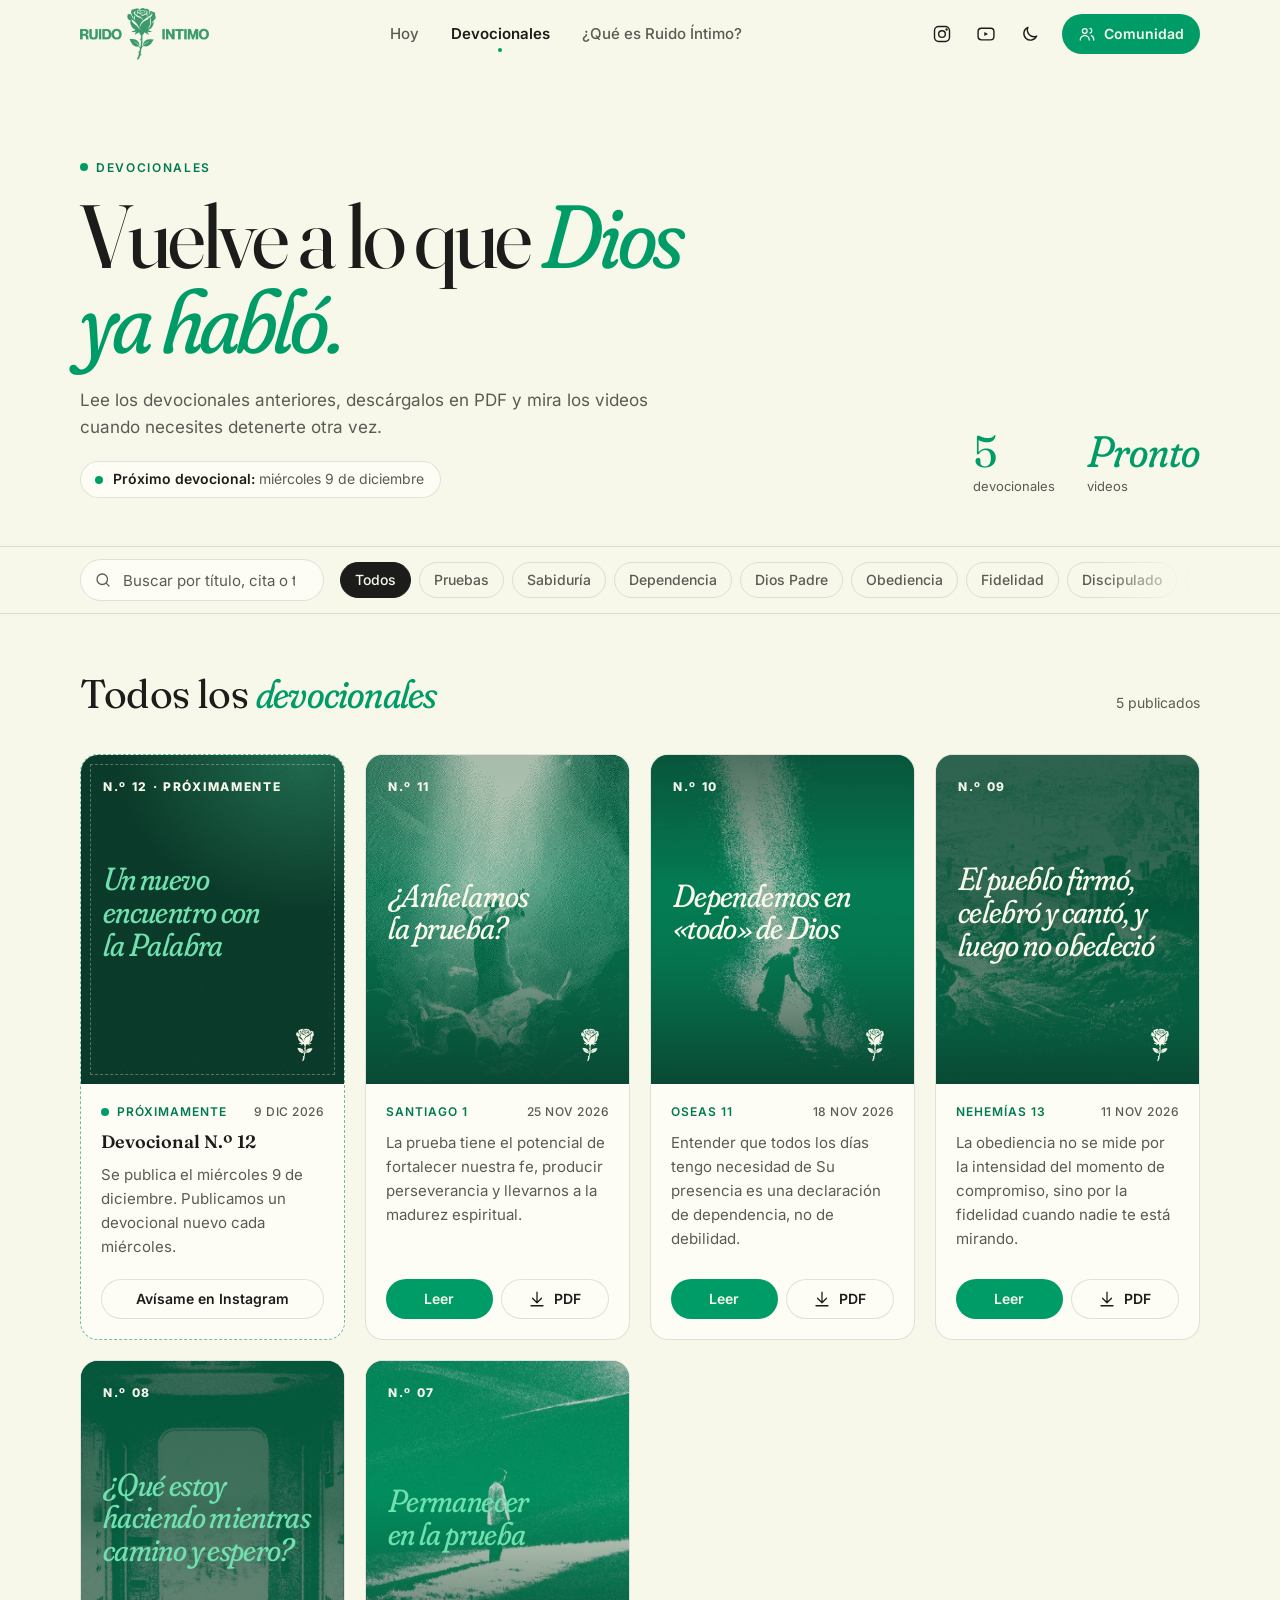
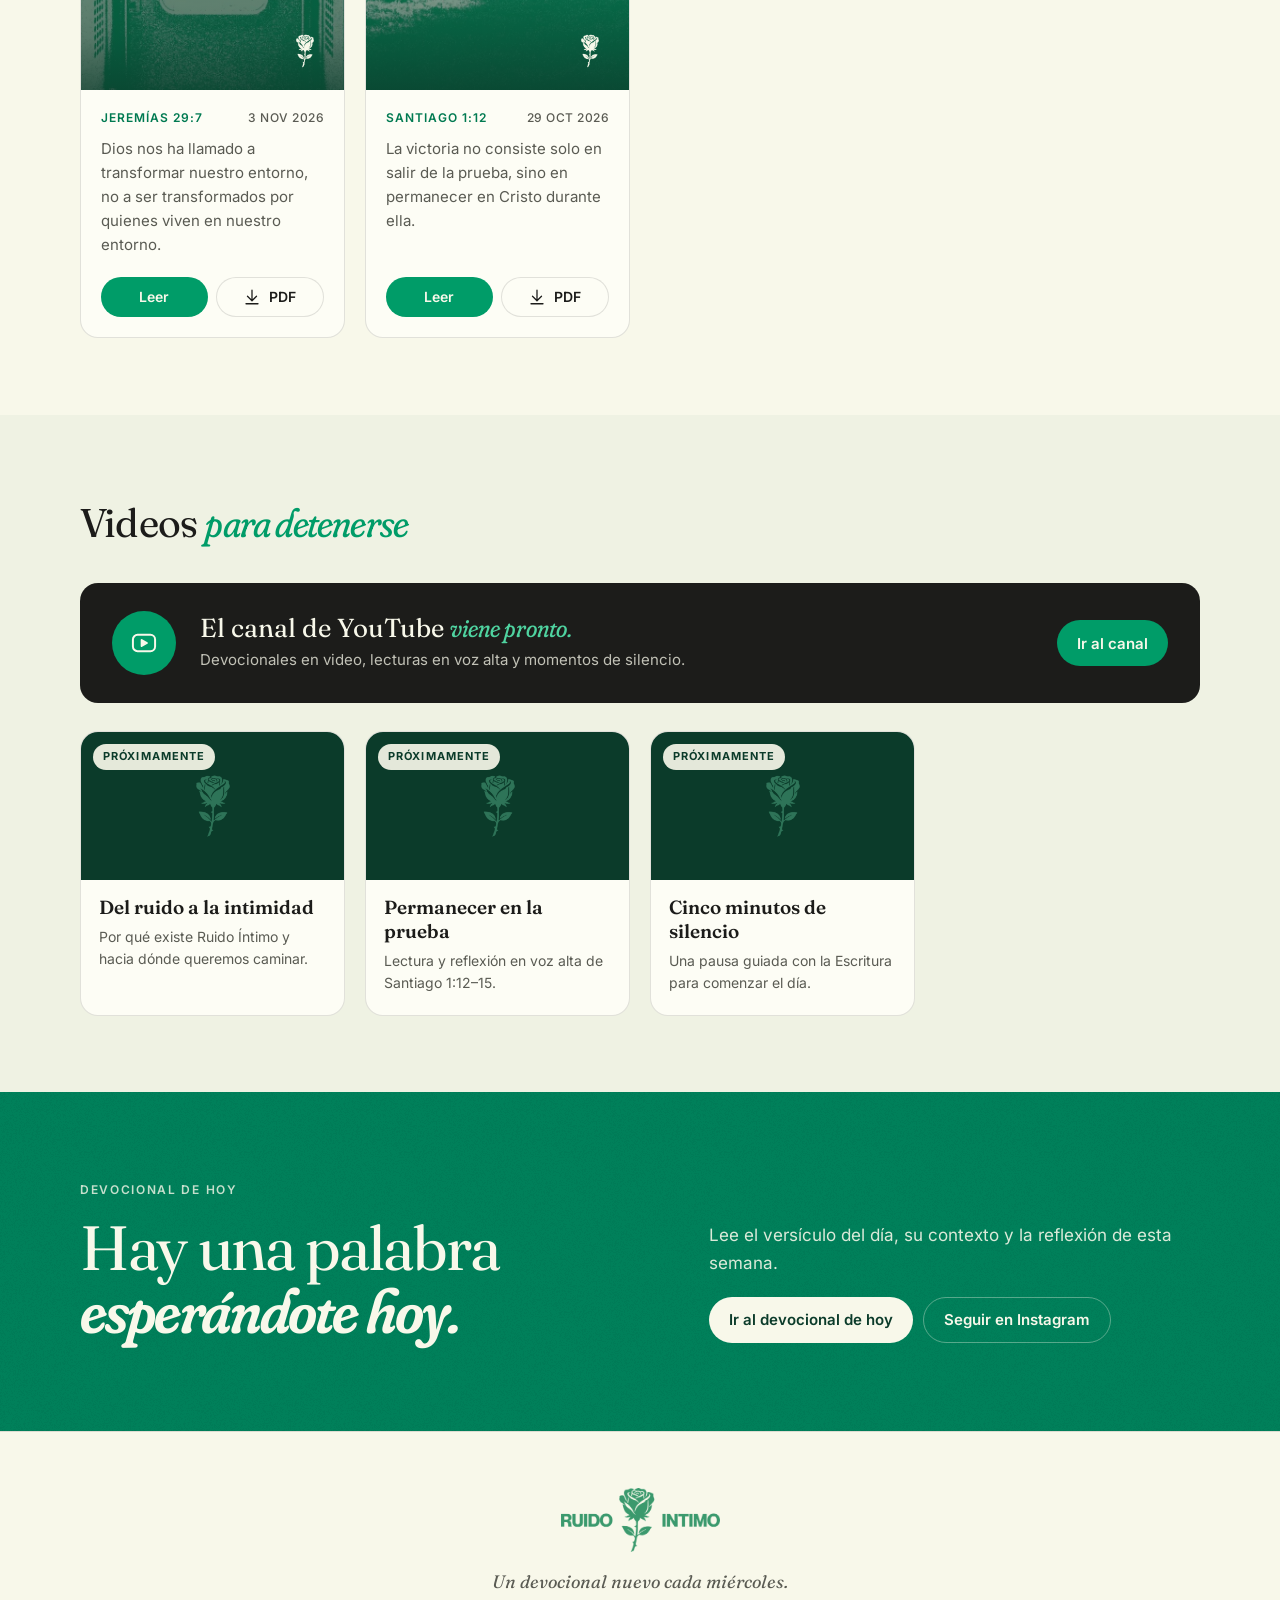
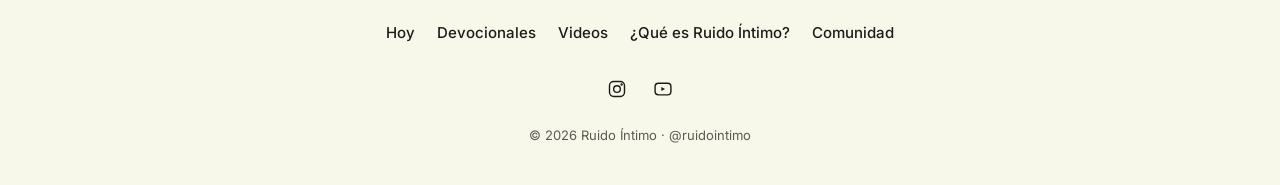
<file: archivo.html>
<!DOCTYPE html>
<html lang="es">
<head>
  <meta charset="UTF-8">
  <meta name="viewport" content="width=device-width, initial-scale=1.0">
  <title>Devocionales y videos · Ruido Íntimo</title>
  <meta name="description" content="Lee los devocionales de Ruido Íntimo, descárgalos en PDF, conoce el próximo y mira los videos del canal.">
  <meta name="theme-color" content="#F8F8EA" media="(prefers-color-scheme: light)">
  <meta name="theme-color" content="#0E1310" media="(prefers-color-scheme: dark)">

  <meta property="og:type" content="website">
  <meta property="og:title" content="Devocionales · Ruido Íntimo">
  <meta property="og:description" content="Todos los devocionales, el próximo de cada miércoles y videos.">
  <meta property="og:image" content="https://ruido-intimo.vercel.app/img/og-ruido-intimo.jpg">
  <meta property="og:url" content="https://ruido-intimo.vercel.app/archivo.html">
  <meta name="twitter:card" content="summary_large_image">

  <link rel="icon" href="img/favicon.png" type="image/png">
  <link rel="apple-touch-icon" href="img/apple-touch-icon.png">

  <script>
    document.documentElement.classList.add('js');
    try { var t = localStorage.getItem('ri-tema'); if (t) document.documentElement.setAttribute('data-tema', t); } catch (e) {}
  </script>

  <!-- Tipografías propias: se precargan las que se ven primero -->
  <link rel="preload" href="fonts/fraunces.woff2" as="font" type="font/woff2" crossorigin>
  <link rel="preload" href="fonts/fraunces-italic.woff2" as="font" type="font/woff2" crossorigin>
  <link rel="preload" href="fonts/inter.woff2" as="font" type="font/woff2" crossorigin>

  <link rel="stylesheet" href="css/estilos.css">
</head>
<body>

  <a class="saltar" href="#contenido">Saltar al contenido</a>

  <!-- ============================================================
       CABECERA
  ============================================================ -->
  <header class="cabecera" id="cabecera">
    <div class="contenedor cabecera-inner">
      <!-- Logotipo: versión a color (modo día) y blanca (modo noche) -->
      <a href="index.html" class="marca" aria-label="Ruido Íntimo — inicio">
        <img class="logo logo-color"  src="img/logo-color-sm.png"  alt="" width="800" height="322">
        <img class="logo logo-blanco" src="img/logo-blanco-sm.png" alt="" width="800" height="322">
      </a>

      <nav class="nav" aria-label="Principal">
        <a href="index.html" class="nav-link">Hoy</a>
        <a href="archivo.html" class="nav-link" aria-current="page">Devocionales</a>
        <a href="que-es.html" class="nav-link">¿Qué es Ruido Íntimo?</a>
      </nav>

      <div class="cabecera-acciones">
        <a href="https://www.instagram.com/ruidointimo/" class="icono-btn" target="_blank" rel="noopener" aria-label="Instagram de Ruido Íntimo">
          <svg viewBox="0 0 24 24" aria-hidden="true"><rect x="3" y="3" width="18" height="18" rx="5"/><circle cx="12" cy="12" r="4"/><circle cx="17.5" cy="6.5" r=".6" fill="currentColor"/></svg>
        </a>
        <!-- REEMPLAZA el href por el link de tu canal de YouTube -->
        <a href="https://www.youtube.com/" class="icono-btn" target="_blank" rel="noopener" aria-label="Canal de YouTube de Ruido Íntimo">
          <svg viewBox="0 0 24 24" aria-hidden="true"><rect x="2.5" y="5" width="19" height="14" rx="4"/><path d="M10 9.5l4.5 2.5-4.5 2.5z" fill="currentColor" stroke="none"/></svg>
        </a>
        <button class="icono-btn" type="button" data-tema-toggle aria-label="Cambiar a modo noche">
          <svg class="ico-luna" viewBox="0 0 24 24" aria-hidden="true"><path d="M20 14.5A8 8 0 0 1 9.5 4a8 8 0 1 0 10.5 10.5z"/></svg>
          <svg class="ico-sol" viewBox="0 0 24 24" aria-hidden="true"><circle cx="12" cy="12" r="4"/><path d="M12 2v2M12 20v2M4.9 4.9l1.4 1.4M17.7 17.7l1.4 1.4M2 12h2M20 12h2M4.9 19.1l1.4-1.4M17.7 6.3l1.4-1.4"/></svg>
        </button>
        <a href="que-es.html#comunidad" class="btn btn-primario btn-sm btn-comunidad">
          <svg viewBox="0 0 24 24" aria-hidden="true"><circle cx="9" cy="8" r="3.2"/><path d="M3 20a6 6 0 0 1 12 0"/><path d="M16 4.6a3.2 3.2 0 0 1 0 6.2M18 14.2A6 6 0 0 1 21 20"/></svg>
          Comunidad
        </a>
      </div>
    </div>
  </header>


  <main id="contenido">

    <!-- ============================================================
         PRESENTACIÓN DEL ARCHIVO
    ============================================================ -->
    <section class="archivo-hero">
      <div class="contenedor archivo-hero-grid">
        <div>
          <p class="eyebrow entrada" style="--d:0"><span class="punto" aria-hidden="true"></span> Devocionales</p>
          <h1 class="archivo-titulo entrada" style="--d:1">Vuelve a lo que <em>Dios ya habló.</em></h1>
          <p class="bajada entrada" style="--d:2">Lee los devocionales anteriores, descárgalos en PDF y mira los videos cuando necesites detenerte otra vez.</p>
          <a href="#devocionales" class="proximo-aviso entrada" style="--d:3" data-proximo hidden></a>
        </div>
        <div class="archivo-cifras entrada" style="--d:3">
          <p><span class="cifra-num" id="cifra-devocionales">0</span><span class="cifra-etq">devocionales</span></p>
          <p><span class="cifra-num" id="cifra-videos">0</span><span class="cifra-etq">videos</span></p>
        </div>
      </div>
    </section>


    <!-- ============================================================
         FILTROS (búsqueda + temas)
    ============================================================ -->
    <div class="filtros">
      <div class="contenedor filtros-inner">
        <label class="buscador">
          <span class="sr-only">Buscar devocional</span>
          <svg viewBox="0 0 24 24" aria-hidden="true"><circle cx="11" cy="11" r="7"/><path d="M20 20l-3.5-3.5"/></svg>
          <input type="search" id="buscar" placeholder="Buscar por título, cita o tema" autocomplete="off">
        </label>
        <div class="chips" id="chips" role="group" aria-label="Filtrar por tema">
          <!-- Se generan desde js/archivo.js -->
        </div>
      </div>
    </div>


    <!-- ============================================================
         DEVOCIONALES ANTERIORES (PDF)
         Las tarjetas se generan desde la lista en js/devocionales.js
    ============================================================ -->
    <section class="seccion" id="devocionales" aria-labelledby="titulo-devs" style="padding-top:48px">
      <div class="contenedor">
        <div class="subtitulo-bloque">
          <h2 id="titulo-devs">Todos los <em>devocionales</em></h2>
          <p class="resultados" id="resultados" aria-live="polite"></p>
        </div>

        <div class="grilla" id="grilla-devocionales">
          <noscript><p>Activa JavaScript para ver el archivo de devocionales.</p></noscript>
        </div>

        <div class="vacio" id="vacio">
          <strong>No encontramos ese devocional</strong>
          Prueba con otra palabra o elige «Todos».
        </div>
      </div>
    </section>


    <!-- ============================================================
         VIDEOS (YouTube)
    ============================================================ -->
    <section class="seccion seccion-tinte" id="videos" aria-labelledby="titulo-videos">
      <div class="contenedor">
        <div class="subtitulo-bloque">
          <h2 id="titulo-videos">Videos <em>para detenerse</em></h2>
        </div>

        <div class="canal revelar">
          <span class="canal-icono" aria-hidden="true">
            <svg viewBox="0 0 24 24"><rect x="2.5" y="5" width="19" height="14" rx="4"/><path d="M10 9.5l4.5 2.5-4.5 2.5z" fill="currentColor"/></svg>
          </span>
          <div>
            <h3>El canal de YouTube <em>viene pronto.</em></h3>
            <p>Devocionales en video, lecturas en voz alta y momentos de silencio.</p>
          </div>
          <!-- REEMPLAZA el href por el link de tu canal cuando exista -->
          <a href="https://www.youtube.com/" class="btn btn-primario" target="_blank" rel="noopener" id="btn-canal">Ir al canal</a>
        </div>

        <div class="grilla grilla-videos" id="grilla-videos">
          <!-- Se generan desde js/archivo.js -->
        </div>
      </div>
    </section>


    <!-- ============================================================
         CIERRE
    ============================================================ -->
    <section class="cierre" aria-labelledby="titulo-cierre">
      <div class="contenedor cierre-grid revelar">
        <div>
          <p class="eyebrow eyebrow-claro">Devocional de hoy</p>
          <h2 id="titulo-cierre" class="cierre-titulo">Hay una palabra <em>esperándote hoy.</em></h2>
        </div>
        <div class="cierre-acciones">
          <p>Lee el versículo del día, su contexto y la reflexión de esta semana.</p>
          <div class="acciones">
            <a href="index.html" class="btn btn-claro">Ir al devocional de hoy</a>
            <a href="https://www.instagram.com/ruidointimo/" class="btn btn-borde-claro" target="_blank" rel="noopener">Seguir en Instagram</a>
          </div>
        </div>
      </div>
    </section>

  </main>


  <footer class="pie">
    <div class="contenedor pie-inner">
      <a href="index.html" class="pie-marca" aria-label="Ruido Íntimo — inicio">
        <img class="logo logo-color"  src="img/logo-color-sm.png"  alt="" width="800" height="322" loading="lazy">
        <img class="logo logo-blanco" src="img/logo-blanco-sm.png" alt="" width="800" height="322" loading="lazy">
      </a>
      <p class="pie-lema">Un devocional nuevo cada miércoles.</p>
      <nav class="pie-nav" aria-label="Pie de página">
        <a href="index.html">Hoy</a>
        <a href="archivo.html">Devocionales</a>
        <a href="archivo.html#videos">Videos</a>
        <a href="que-es.html">¿Qué es Ruido Íntimo?</a>
        <a href="que-es.html#comunidad">Comunidad</a>
      </nav>
      <div class="pie-redes">
        <a href="https://www.instagram.com/ruidointimo/" class="icono-btn" target="_blank" rel="noopener" aria-label="Instagram"><svg viewBox="0 0 24 24" aria-hidden="true"><rect x="3" y="3" width="18" height="18" rx="5"/><circle cx="12" cy="12" r="4"/><circle cx="17.5" cy="6.5" r=".6" fill="currentColor"/></svg></a>
        <a href="https://www.youtube.com/" class="icono-btn" target="_blank" rel="noopener" aria-label="YouTube"><svg viewBox="0 0 24 24" aria-hidden="true"><rect x="2.5" y="5" width="19" height="14" rx="4"/><path d="M10 9.5l4.5 2.5-4.5 2.5z" fill="currentColor" stroke="none"/></svg></a>
      </div>
      <p class="pie-copy">© <span data-anio>2026</span> Ruido Íntimo · @ruidointimo</p>
    </div>
  </footer>


  <nav class="tabbar" aria-label="Navegación móvil">
    <a href="index.html" class="tab">
      <svg viewBox="0 0 24 24" aria-hidden="true"><path d="M12 3v3M12 18v3M3 12h3M18 12h3"/><circle cx="12" cy="12" r="4"/></svg>
      Hoy
    </a>
    <a href="archivo.html" class="tab" aria-current="page">
      <svg viewBox="0 0 24 24" aria-hidden="true"><path d="M12 6c-2-1.5-5-2-8-1.5v14c3-.5 6 0 8 1.5 2-1.5 5-2 8-1.5v-14c-3-.5-6 0-8 1.5zM12 6v14"/></svg>
      Devocionales
    </a>
    <a href="que-es.html#comunidad" class="tab">
      <svg viewBox="0 0 24 24" aria-hidden="true"><circle cx="9" cy="8" r="3.2"/><path d="M3 20a6 6 0 0 1 12 0"/><path d="M16 4.6a3.2 3.2 0 0 1 0 6.2M18 14.2A6 6 0 0 1 21 20"/></svg>
      Comunidad
    </a>
    <a href="que-es.html" class="tab">
      <span class="tab-rosa" aria-hidden="true"></span>
      Qué es
    </a>
  </nav>

  <div class="aviso" id="aviso" role="status" aria-live="polite"></div>

  <script src="js/app.js" defer></script>
  <script src="js/devocionales.js" defer></script>
  <script src="js/archivo.js" defer></script>
</body>
</html>
</file>
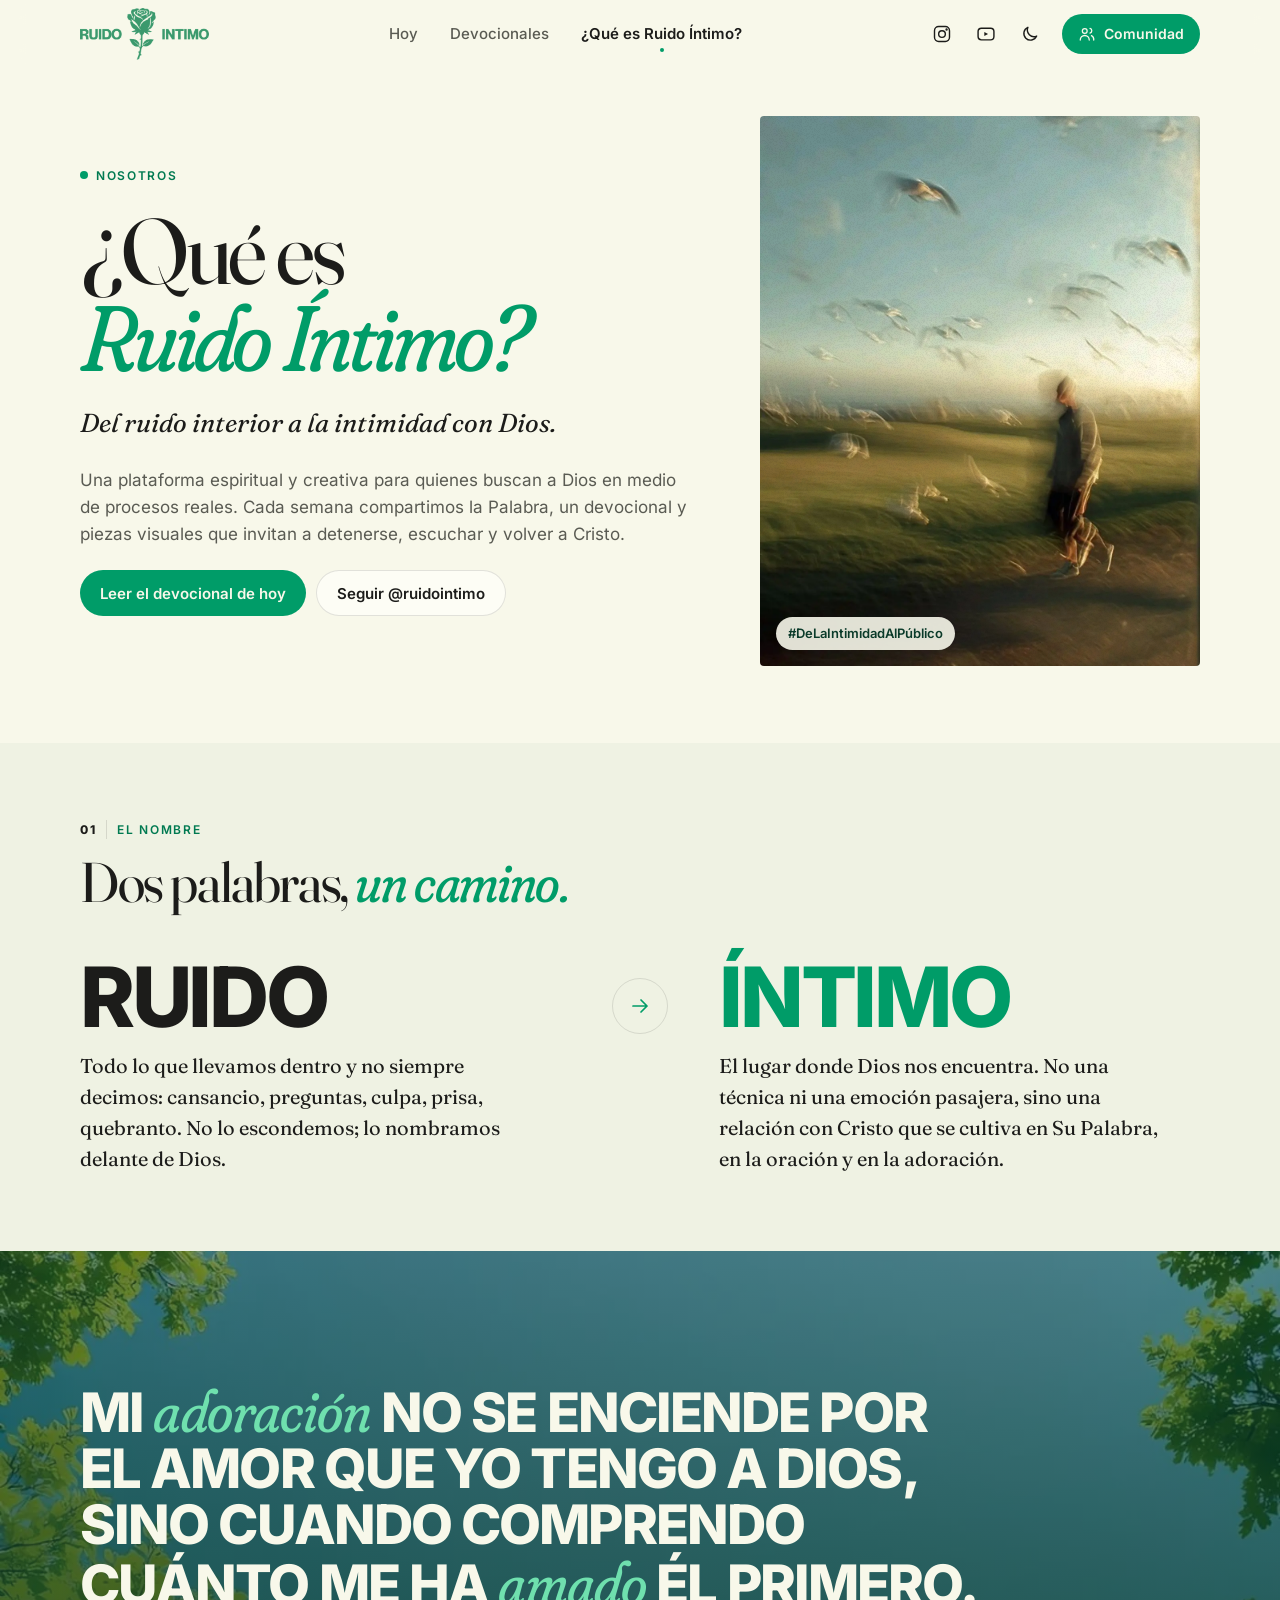
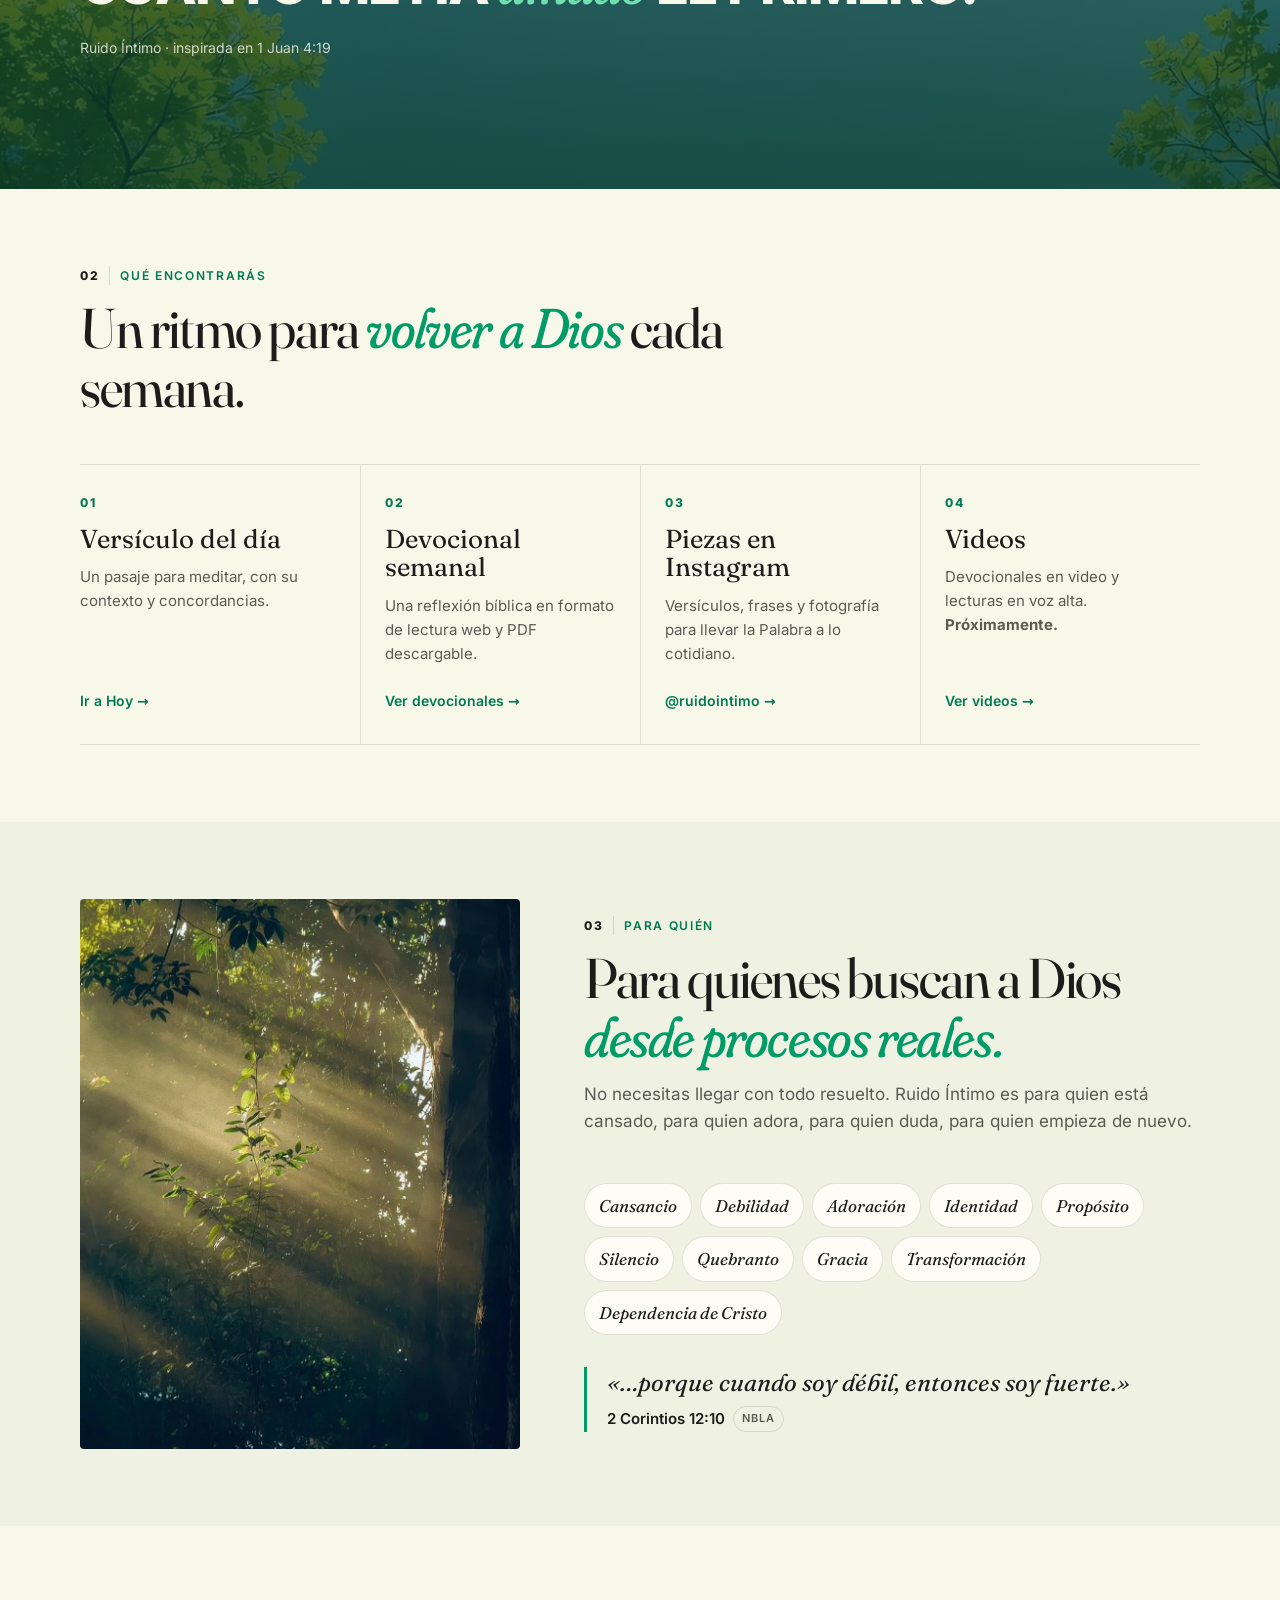
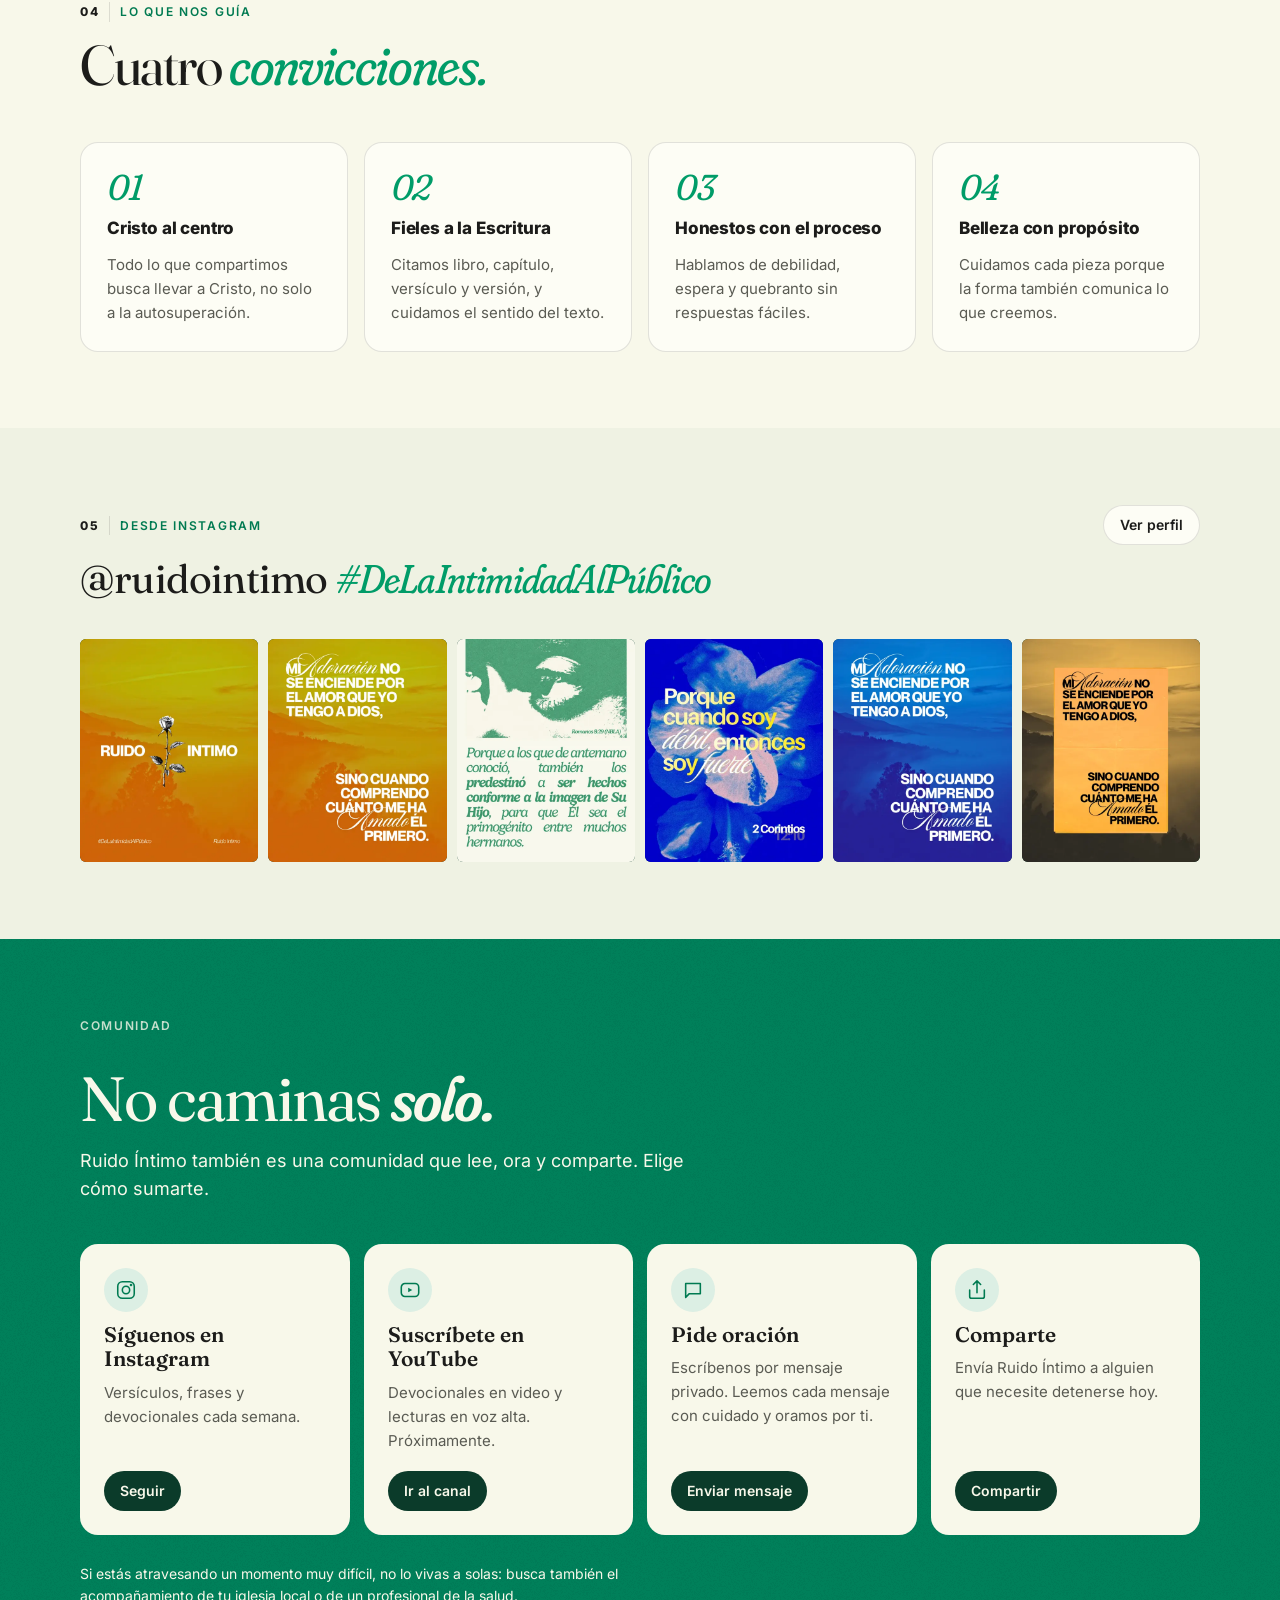
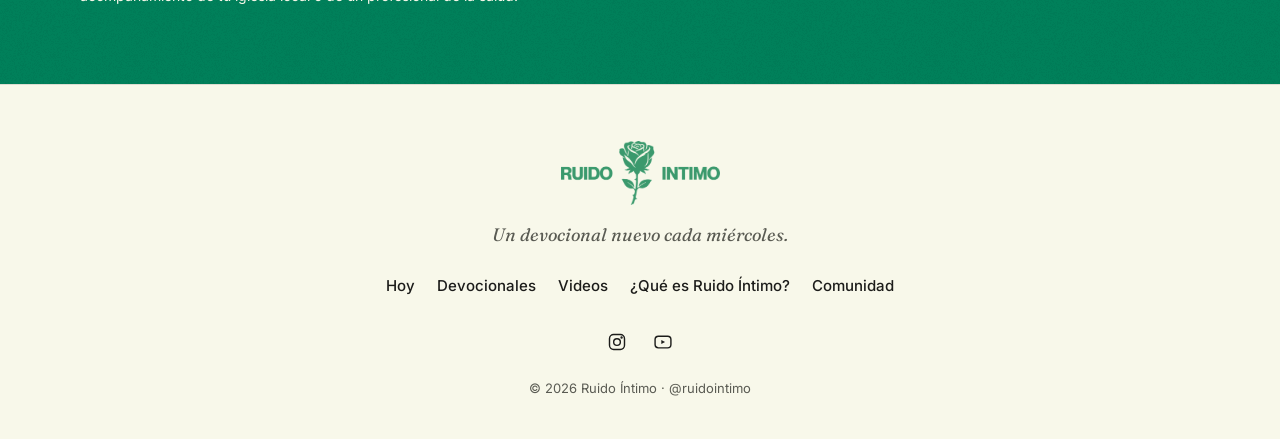
<file: que-es.html>
<!DOCTYPE html>
<html lang="es">
<head>
  <meta charset="UTF-8">
  <meta name="viewport" content="width=device-width, initial-scale=1.0">
  <title>¿Qué es Ruido Íntimo?</title>
  <meta name="description" content="Ruido Íntimo es una plataforma espiritual y creativa: del ruido interior a la intimidad con Dios. Devocionales, versículos y comunidad.">
  <meta name="theme-color" content="#F8F8EA" media="(prefers-color-scheme: light)">
  <meta name="theme-color" content="#0E1310" media="(prefers-color-scheme: dark)">

  <meta property="og:type" content="website">
  <meta property="og:title" content="¿Qué es Ruido Íntimo?">
  <meta property="og:description" content="Del ruido interior a la intimidad con Dios.">
  <meta property="og:image" content="https://ruido-intimo.vercel.app/img/og-ruido-intimo.jpg">
  <meta property="og:url" content="https://ruido-intimo.vercel.app/que-es.html">
  <meta name="twitter:card" content="summary_large_image">

  <link rel="icon" href="img/favicon.png" type="image/png">
  <link rel="apple-touch-icon" href="img/apple-touch-icon.png">

  <script>
    document.documentElement.classList.add('js');
    try { var t = localStorage.getItem('ri-tema'); if (t) document.documentElement.setAttribute('data-tema', t); } catch (e) {}
  </script>

  <link rel="preload" href="fonts/fraunces.woff2" as="font" type="font/woff2" crossorigin>
  <link rel="preload" href="fonts/fraunces-italic.woff2" as="font" type="font/woff2" crossorigin>
  <link rel="preload" href="fonts/inter.woff2" as="font" type="font/woff2" crossorigin>
  <link rel="preload" as="image" href="img/que-es-hero.webp" type="image/webp">

  <link rel="stylesheet" href="css/estilos.css">
</head>
<body>

  <a class="saltar" href="#contenido">Saltar al contenido</a>

  <header class="cabecera" id="cabecera">
    <div class="contenedor cabecera-inner">
      <!-- Logotipo: versión a color (modo día) y blanca (modo noche) -->
      <a href="index.html" class="marca" aria-label="Ruido Íntimo — inicio">
        <img class="logo logo-color"  src="img/logo-color-sm.png"  alt="" width="800" height="322">
        <img class="logo logo-blanco" src="img/logo-blanco-sm.png" alt="" width="800" height="322">
      </a>

      <nav class="nav" aria-label="Principal">
        <a href="index.html" class="nav-link">Hoy</a>
        <a href="archivo.html" class="nav-link">Devocionales</a>
        <a href="que-es.html" class="nav-link" aria-current="page">¿Qué es Ruido Íntimo?</a>
      </nav>

      <div class="cabecera-acciones">
        <a href="https://www.instagram.com/ruidointimo/" class="icono-btn" target="_blank" rel="noopener" aria-label="Instagram de Ruido Íntimo">
          <svg viewBox="0 0 24 24" aria-hidden="true"><rect x="3" y="3" width="18" height="18" rx="5"/><circle cx="12" cy="12" r="4"/><circle cx="17.5" cy="6.5" r=".6" fill="currentColor"/></svg>
        </a>
        <!-- REEMPLAZA el href por el link de tu canal de YouTube -->
        <a href="https://www.youtube.com/" class="icono-btn" target="_blank" rel="noopener" aria-label="Canal de YouTube de Ruido Íntimo">
          <svg viewBox="0 0 24 24" aria-hidden="true"><rect x="2.5" y="5" width="19" height="14" rx="4"/><path d="M10 9.5l4.5 2.5-4.5 2.5z" fill="currentColor" stroke="none"/></svg>
        </a>
        <button class="icono-btn" type="button" data-tema-toggle aria-label="Cambiar a modo noche">
          <svg class="ico-luna" viewBox="0 0 24 24" aria-hidden="true"><path d="M20 14.5A8 8 0 0 1 9.5 4a8 8 0 1 0 10.5 10.5z"/></svg>
          <svg class="ico-sol" viewBox="0 0 24 24" aria-hidden="true"><circle cx="12" cy="12" r="4"/><path d="M12 2v2M12 20v2M4.9 4.9l1.4 1.4M17.7 17.7l1.4 1.4M2 12h2M20 12h2M4.9 19.1l1.4-1.4M17.7 6.3l1.4-1.4"/></svg>
        </button>
        <a href="que-es.html#comunidad" class="btn btn-primario btn-sm btn-comunidad">
          <svg viewBox="0 0 24 24" aria-hidden="true"><circle cx="9" cy="8" r="3.2"/><path d="M3 20a6 6 0 0 1 12 0"/><path d="M16 4.6a3.2 3.2 0 0 1 0 6.2M18 14.2A6 6 0 0 1 21 20"/></svg>
          Comunidad
        </a>
      </div>
    </div>
  </header>


  <main id="contenido">

    <!-- ============================================================
         1. PRESENTACIÓN
    ============================================================ -->
    <section class="qe-hero" aria-labelledby="titulo-qe">
      <div class="contenedor qe-hero-grid">

        <div class="qe-hero-texto">
          <p class="eyebrow entrada" style="--d:0"><span class="punto" aria-hidden="true"></span> Nosotros</p>
          <h1 id="titulo-qe" class="qe-titulo entrada" style="--d:1">¿Qué es <em>Ruido Íntimo?</em></h1>
          <p class="qe-lema entrada" style="--d:2">Del ruido interior a la intimidad con Dios.</p>
          <p class="bajada entrada" style="--d:3">
            Una plataforma espiritual y creativa para quienes buscan a Dios en medio de procesos reales.
            Cada semana compartimos la Palabra, un devocional y piezas visuales que invitan a detenerse,
            escuchar y volver a Cristo.
          </p>
          <div class="acciones entrada" style="--d:4">
            <a href="index.html" class="btn btn-primario">Leer el devocional de hoy</a>
            <a href="https://www.instagram.com/ruidointimo/" class="btn btn-borde" target="_blank" rel="noopener">Seguir @ruidointimo</a>
          </div>
        </div>

        <figure class="qe-hero-imagen entrada" style="--d:2">
          <picture>
            <source srcset="img/que-es-hero.webp" type="image/webp">
            <img src="img/que-es-hero.jpg" width="1100" height="1375"
                 alt="Una persona camina por un campo al atardecer mientras vuelan aves a su alrededor" fetchpriority="high">
          </picture>
          <figcaption class="qe-etiqueta">#DeLaIntimidadAlPúblico</figcaption>
        </figure>

      </div>
    </section>


    <!-- ============================================================
         2. EL NOMBRE
    ============================================================ -->
    <section class="seccion seccion-tinte" aria-labelledby="titulo-nombre">
      <div class="contenedor">
        <header class="seccion-cabecera revelar">
          <p class="eyebrow"><span class="num">01</span> El nombre</p>
          <h2 id="titulo-nombre" class="titulo-seccion">Dos palabras, <em>un camino.</em></h2>
        </header>

        <div class="nombre">
          <article class="nombre-parte revelar" style="--d:0">
            <p class="nombre-palabra">Ruido</p>
            <p class="nombre-def">Todo lo que llevamos dentro y no siempre decimos: cansancio, preguntas, culpa, prisa, quebranto. No lo escondemos; lo nombramos delante de Dios.</p>
          </article>

          <span class="nombre-flecha revelar" style="--d:1" aria-hidden="true">
            <svg viewBox="0 0 24 24"><path d="M5 12h14M13 6l6 6-6 6"/></svg>
          </span>

          <article class="nombre-parte revelar" style="--d:2">
            <p class="nombre-palabra nombre-palabra--verde">Íntimo</p>
            <p class="nombre-def">El lugar donde Dios nos encuentra. No una técnica ni una emoción pasajera, sino una relación con Cristo que se cultiva en Su Palabra, en la oración y en la adoración.</p>
          </article>
        </div>
      </div>
    </section>


    <!-- ============================================================
         3. FRASE (pieza de Instagram)
    ============================================================ -->
    <section class="qe-frase" aria-label="Frase de Ruido Íntimo">
      <picture>
        <source srcset="img/que-es-cielo.webp" type="image/webp">
        <img src="img/que-es-cielo.jpg" alt="" width="1400" height="868" loading="lazy" decoding="async">
      </picture>
      <div class="contenedor qe-frase-inner revelar">
        <blockquote>
          <p>Mi <em>adoración</em> no se enciende por el amor que yo tengo a Dios, sino cuando comprendo cuánto me ha <em>amado</em> Él primero.</p>
          <footer>Ruido Íntimo · inspirada en 1 Juan 4:19</footer>
        </blockquote>
      </div>
    </section>


    <!-- ============================================================
         4. QUÉ ENCONTRARÁS
    ============================================================ -->
    <section class="seccion" aria-labelledby="titulo-encontraras">
      <div class="contenedor">
        <header class="seccion-cabecera revelar">
          <p class="eyebrow"><span class="num">02</span> Qué encontrarás</p>
          <h2 id="titulo-encontraras" class="titulo-seccion">Un ritmo para <em>volver a Dios</em> cada semana.</h2>
        </header>

        <div class="ofrece">
          <a href="index.html" class="ofrece-item revelar" style="--d:0">
            <span class="ofrece-num">01</span>
            <h3>Versículo del día</h3>
            <p>Un pasaje para meditar, con su contexto y concordancias.</p>
            <span class="ofrece-link">Ir a Hoy →</span>
          </a>
          <a href="archivo.html" class="ofrece-item revelar" style="--d:1">
            <span class="ofrece-num">02</span>
            <h3>Devocional semanal</h3>
            <p>Una reflexión bíblica en formato de lectura web y PDF descargable.</p>
            <span class="ofrece-link">Ver devocionales →</span>
          </a>
          <a href="https://www.instagram.com/ruidointimo/" class="ofrece-item revelar" style="--d:2" target="_blank" rel="noopener">
            <span class="ofrece-num">03</span>
            <h3>Piezas en Instagram</h3>
            <p>Versículos, frases y fotografía para llevar la Palabra a lo cotidiano.</p>
            <span class="ofrece-link">@ruidointimo →</span>
          </a>
          <a href="archivo.html#videos" class="ofrece-item revelar" style="--d:3">
            <span class="ofrece-num">04</span>
            <h3>Videos</h3>
            <p>Devocionales en video y lecturas en voz alta. <strong>Próximamente.</strong></p>
            <span class="ofrece-link">Ver videos →</span>
          </a>
        </div>
      </div>
    </section>


    <!-- ============================================================
         5. PARA QUIÉN
    ============================================================ -->
    <section class="seccion seccion-tinte qe-quien" aria-labelledby="titulo-quien">
      <div class="contenedor qe-quien-grid">
        <figure class="qe-quien-imagen revelar">
          <picture>
            <source srcset="img/que-es-luz.webp" type="image/webp">
            <img src="img/que-es-luz.jpg" alt="Luz que atraviesa los árboles de un bosque" width="900" height="1125" loading="lazy" decoding="async">
          </picture>
        </figure>

        <div class="qe-quien-texto">
          <header class="seccion-cabecera revelar">
            <p class="eyebrow"><span class="num">03</span> Para quién</p>
            <h2 id="titulo-quien" class="titulo-seccion">Para quienes buscan a Dios <em>desde procesos reales.</em></h2>
            <p class="bajada">No necesitas llegar con todo resuelto. Ruido Íntimo es para quien está cansado, para quien adora, para quien duda, para quien empieza de nuevo.</p>
          </header>

          <ul class="temas revelar" aria-label="Temas que acompañamos">
            <li>Cansancio</li><li>Debilidad</li><li>Adoración</li><li>Identidad</li>
            <li>Propósito</li><li>Silencio</li><li>Quebranto</li><li>Gracia</li>
            <li>Transformación</li><li>Dependencia de Cristo</li>
          </ul>

          <blockquote class="qe-versiculo revelar">
            <p>«…porque cuando soy débil, entonces soy fuerte.»</p>
            <footer>2 Corintios 12:10 <span class="chip">NBLA</span></footer>
          </blockquote>
        </div>
      </div>
    </section>


    <!-- ============================================================
         6. LO QUE NOS GUÍA
    ============================================================ -->
    <section class="seccion" aria-labelledby="titulo-guia">
      <div class="contenedor">
        <header class="seccion-cabecera revelar">
          <p class="eyebrow"><span class="num">04</span> Lo que nos guía</p>
          <h2 id="titulo-guia" class="titulo-seccion">Cuatro <em>convicciones.</em></h2>
        </header>

        <ol class="principios">
          <li class="revelar" style="--d:0">
            <h3>Cristo al centro</h3>
            <p>Todo lo que compartimos busca llevar a Cristo, no solo a la autosuperación.</p>
          </li>
          <li class="revelar" style="--d:1">
            <h3>Fieles a la Escritura</h3>
            <p>Citamos libro, capítulo, versículo y versión, y cuidamos el sentido del texto.</p>
          </li>
          <li class="revelar" style="--d:2">
            <h3>Honestos con el proceso</h3>
            <p>Hablamos de debilidad, espera y quebranto sin respuestas fáciles.</p>
          </li>
          <li class="revelar" style="--d:3">
            <h3>Belleza con propósito</h3>
            <p>Cuidamos cada pieza porque la forma también comunica lo que creemos.</p>
          </li>
        </ol>
      </div>
    </section>


    <!-- ============================================================
         7. DESDE INSTAGRAM
         Reemplaza las imágenes de img/ig/ por tus últimas publicaciones
         y pega en cada href el link del post.
    ============================================================ -->
    <section class="seccion seccion-tinte" aria-labelledby="titulo-ig">
      <div class="contenedor">
        <div class="subtitulo-bloque revelar">
          <div>
            <p class="eyebrow"><span class="num">05</span> Desde Instagram</p>
            <h2 id="titulo-ig" style="margin-top:12px">@ruidointimo <em>#DeLaIntimidadAlPúblico</em></h2>
          </div>
          <a href="https://www.instagram.com/ruidointimo/" class="btn btn-borde btn-sm" target="_blank" rel="noopener">Ver perfil</a>
        </div>

        <div class="feed">
          <a href="https://www.instagram.com/ruidointimo/" class="feed-item revelar" style="--d:0" target="_blank" rel="noopener">
            <picture><source srcset="img/ig/post-1.webp" type="image/webp"><img src="img/ig/post-1.jpg" alt="Logotipo de Ruido Íntimo sobre un atardecer naranja" width="560" height="700" loading="lazy" decoding="async"></picture>
          </a>
          <a href="https://www.instagram.com/ruidointimo/" class="feed-item revelar" style="--d:1" target="_blank" rel="noopener">
            <picture><source srcset="img/ig/post-2.webp" type="image/webp"><img src="img/ig/post-2.jpg" alt="Frase: Mi adoración no se enciende por el amor que yo tengo a Dios" width="560" height="700" loading="lazy" decoding="async"></picture>
          </a>
          <a href="https://www.instagram.com/ruidointimo/" class="feed-item revelar" style="--d:2" target="_blank" rel="noopener">
            <picture><source srcset="img/ig/post-3.webp" type="image/webp"><img src="img/ig/post-3.jpg" alt="Romanos 8:29 en verde sobre fondo crema" width="560" height="700" loading="lazy" decoding="async"></picture>
          </a>
          <a href="https://www.instagram.com/ruidointimo/" class="feed-item revelar" style="--d:0" target="_blank" rel="noopener">
            <picture><source srcset="img/ig/post-4.webp" type="image/webp"><img src="img/ig/post-4.jpg" alt="Porque cuando soy débil, entonces soy fuerte. 2 Corintios 12:10" width="560" height="700" loading="lazy" decoding="async"></picture>
          </a>
          <a href="https://www.instagram.com/ruidointimo/" class="feed-item revelar" style="--d:1" target="_blank" rel="noopener">
            <picture><source srcset="img/ig/post-5.webp" type="image/webp"><img src="img/ig/post-5.jpg" alt="Frase de adoración en azul profundo" width="560" height="700" loading="lazy" decoding="async"></picture>
          </a>
          <a href="https://www.instagram.com/ruidointimo/" class="feed-item revelar" style="--d:2" target="_blank" rel="noopener">
            <picture><source srcset="img/ig/post-6.webp" type="image/webp"><img src="img/ig/post-6.jpg" alt="Frase de adoración sobre papel mostaza" width="560" height="700" loading="lazy" decoding="async"></picture>
          </a>
        </div>
      </div>
    </section>


    <!-- ============================================================
         8. COMUNIDAD (destino del botón "Comunidad" del header)
    ============================================================ -->
    <section class="comunidad" id="comunidad" aria-labelledby="titulo-comunidad">
      <div class="contenedor">
        <header class="comunidad-cabecera revelar">
          <p class="eyebrow eyebrow-claro">Comunidad</p>
          <h2 id="titulo-comunidad" class="cierre-titulo">No caminas <em>solo.</em></h2>
          <p>Ruido Íntimo también es una comunidad que lee, ora y comparte. Elige cómo sumarte.</p>
        </header>

        <div class="comunidad-grilla">
          <article class="com-card revelar" style="--d:0">
            <span class="com-icono" aria-hidden="true"><svg viewBox="0 0 24 24"><rect x="3" y="3" width="18" height="18" rx="5"/><circle cx="12" cy="12" r="4"/><circle cx="17.5" cy="6.5" r=".6" fill="currentColor"/></svg></span>
            <h3>Síguenos en Instagram</h3>
            <p>Versículos, frases y devocionales cada semana.</p>
            <a href="https://www.instagram.com/ruidointimo/" class="btn btn-primario btn-sm" target="_blank" rel="noopener">Seguir</a>
          </article>

          <article class="com-card revelar" style="--d:1">
            <span class="com-icono" aria-hidden="true"><svg viewBox="0 0 24 24"><rect x="2.5" y="5" width="19" height="14" rx="4"/><path d="M10 9.5l4.5 2.5-4.5 2.5z" fill="currentColor" stroke="none"/></svg></span>
            <h3>Suscríbete en YouTube</h3>
            <p>Devocionales en video y lecturas en voz alta. Próximamente.</p>
            <!-- REEMPLAZA el href por el link de tu canal -->
            <a href="https://www.youtube.com/" class="btn btn-primario btn-sm" target="_blank" rel="noopener">Ir al canal</a>
          </article>

          <article class="com-card revelar" style="--d:2">
            <span class="com-icono" aria-hidden="true"><svg viewBox="0 0 24 24"><path d="M4 5h16v11H8l-4 4z"/></svg></span>
            <h3>Pide oración</h3>
            <p>Escríbenos por mensaje privado. Leemos cada mensaje con cuidado y oramos por ti.</p>
            <a href="https://ig.me/m/ruidointimo" class="btn btn-primario btn-sm" target="_blank" rel="noopener">Enviar mensaje</a>
          </article>

          <article class="com-card revelar" style="--d:3">
            <span class="com-icono" aria-hidden="true"><svg viewBox="0 0 24 24"><path d="M4 12v7a2 2 0 0 0 2 2h12a2 2 0 0 0 2-2v-7M16 6l-4-4-4 4M12 2v13"/></svg></span>
            <h3>Comparte</h3>
            <p>Envía Ruido Íntimo a alguien que necesite detenerse hoy.</p>
            <button type="button" class="btn btn-primario btn-sm" data-compartir data-texto="Ruido Íntimo — del ruido interior a la intimidad con Dios.">Compartir</button>
          </article>
        </div>

        <p class="comunidad-nota revelar">
          Si estás atravesando un momento muy difícil, no lo vivas a solas: busca también el acompañamiento de tu iglesia local o de un profesional de la salud.
        </p>
      </div>
    </section>

  </main>


  <footer class="pie">
    <div class="contenedor pie-inner">
      <a href="index.html" class="pie-marca" aria-label="Ruido Íntimo — inicio">
        <img class="logo logo-color"  src="img/logo-color-sm.png"  alt="" width="800" height="322" loading="lazy">
        <img class="logo logo-blanco" src="img/logo-blanco-sm.png" alt="" width="800" height="322" loading="lazy">
      </a>
      <p class="pie-lema">Un devocional nuevo cada miércoles.</p>
      <nav class="pie-nav" aria-label="Pie de página">
        <a href="index.html">Hoy</a>
        <a href="archivo.html">Devocionales</a>
        <a href="archivo.html#videos">Videos</a>
        <a href="que-es.html">¿Qué es Ruido Íntimo?</a>
        <a href="que-es.html#comunidad">Comunidad</a>
      </nav>
      <div class="pie-redes">
        <a href="https://www.instagram.com/ruidointimo/" class="icono-btn" target="_blank" rel="noopener" aria-label="Instagram"><svg viewBox="0 0 24 24" aria-hidden="true"><rect x="3" y="3" width="18" height="18" rx="5"/><circle cx="12" cy="12" r="4"/><circle cx="17.5" cy="6.5" r=".6" fill="currentColor"/></svg></a>
        <a href="https://www.youtube.com/" class="icono-btn" target="_blank" rel="noopener" aria-label="YouTube"><svg viewBox="0 0 24 24" aria-hidden="true"><rect x="2.5" y="5" width="19" height="14" rx="4"/><path d="M10 9.5l4.5 2.5-4.5 2.5z" fill="currentColor" stroke="none"/></svg></a>
      </div>
      <p class="pie-copy">© <span data-anio>2026</span> Ruido Íntimo · @ruidointimo</p>
    </div>
  </footer>

  <nav class="tabbar" aria-label="Navegación móvil">
    <a href="index.html" class="tab">
      <svg viewBox="0 0 24 24" aria-hidden="true"><path d="M12 3v3M12 18v3M3 12h3M18 12h3"/><circle cx="12" cy="12" r="4"/></svg>
      Hoy
    </a>
    <a href="archivo.html" class="tab">
      <svg viewBox="0 0 24 24" aria-hidden="true"><path d="M12 6c-2-1.5-5-2-8-1.5v14c3-.5 6 0 8 1.5 2-1.5 5-2 8-1.5v-14c-3-.5-6 0-8 1.5zM12 6v14"/></svg>
      Devocionales
    </a>
    <a href="que-es.html#comunidad" class="tab">
      <svg viewBox="0 0 24 24" aria-hidden="true"><circle cx="9" cy="8" r="3.2"/><path d="M3 20a6 6 0 0 1 12 0"/><path d="M16 4.6a3.2 3.2 0 0 1 0 6.2M18 14.2A6 6 0 0 1 21 20"/></svg>
      Comunidad
    </a>
    <a href="que-es.html" class="tab" aria-current="page">
      <span class="tab-rosa" aria-hidden="true"></span>
      Qué es
    </a>
  </nav>

  <div class="aviso" id="aviso" role="status" aria-live="polite"></div>

  <script src="js/app.js" defer></script>
</body>
</html>
</file>
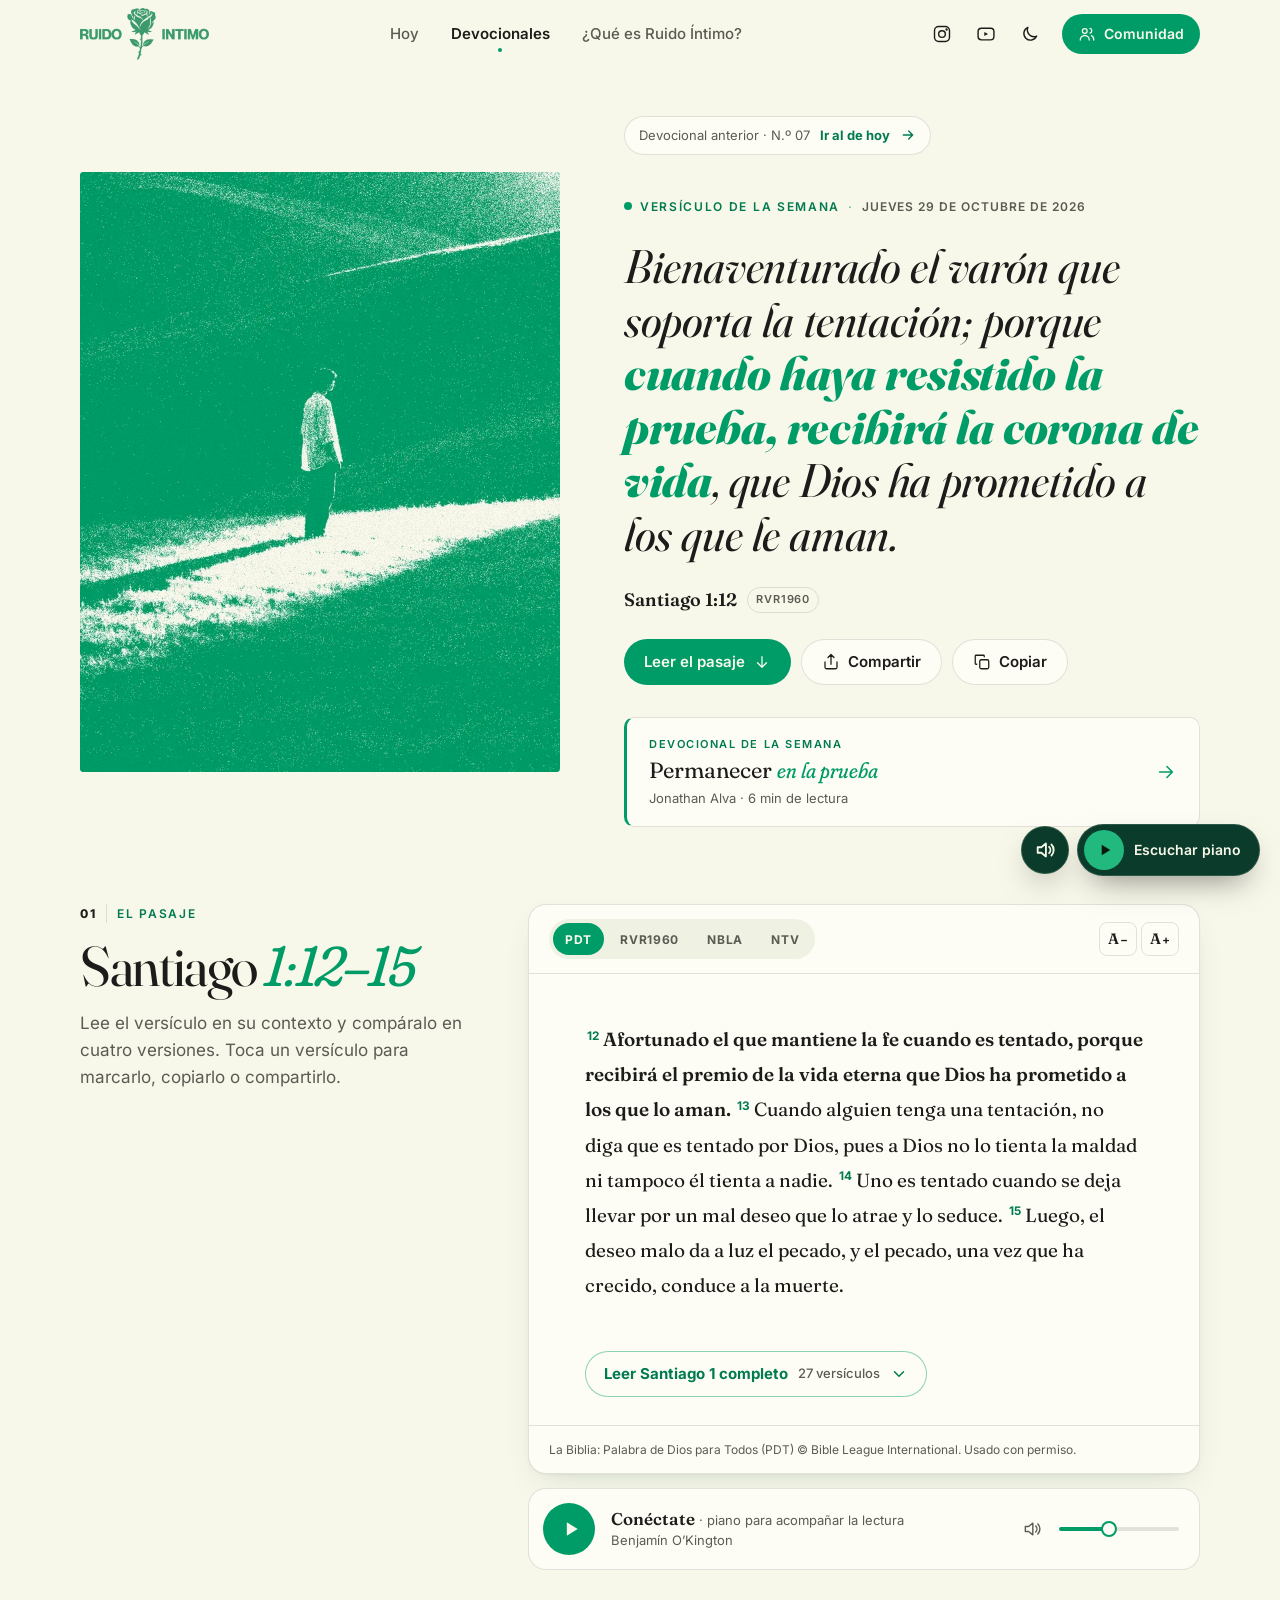
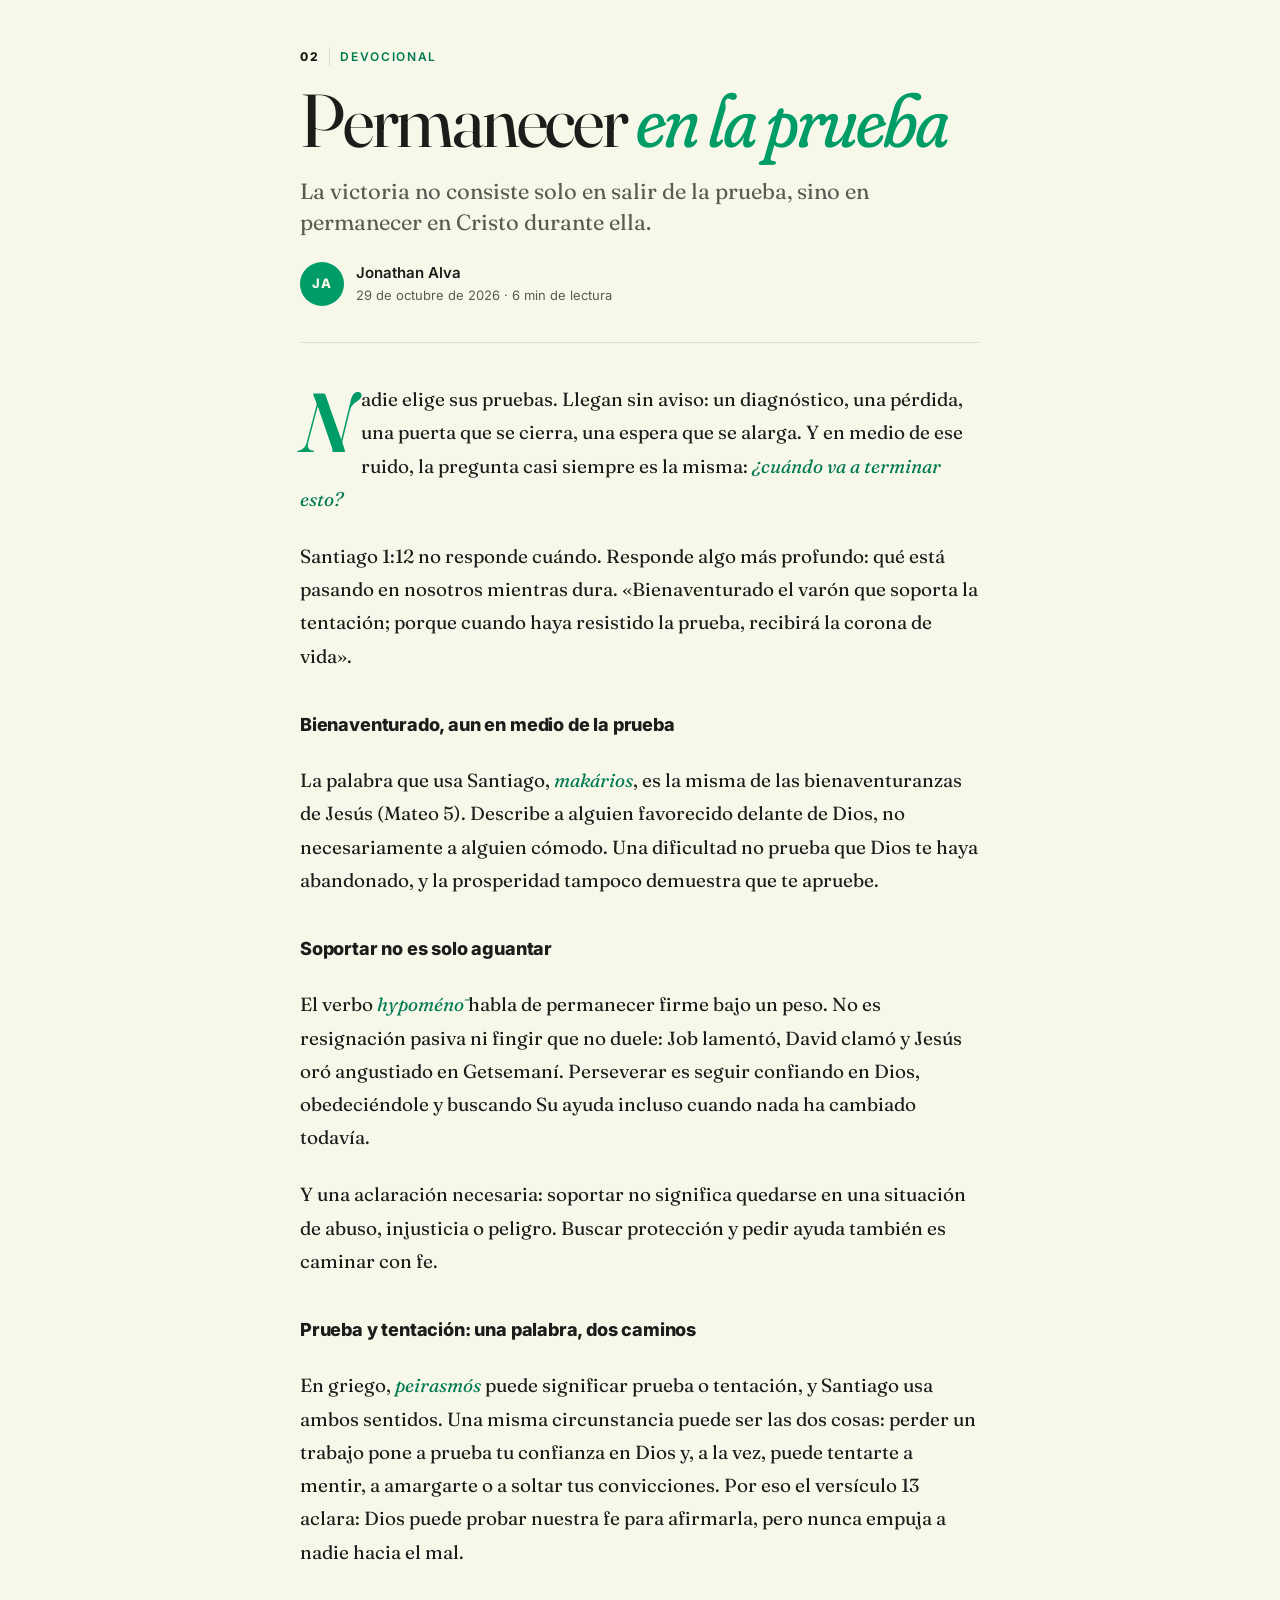
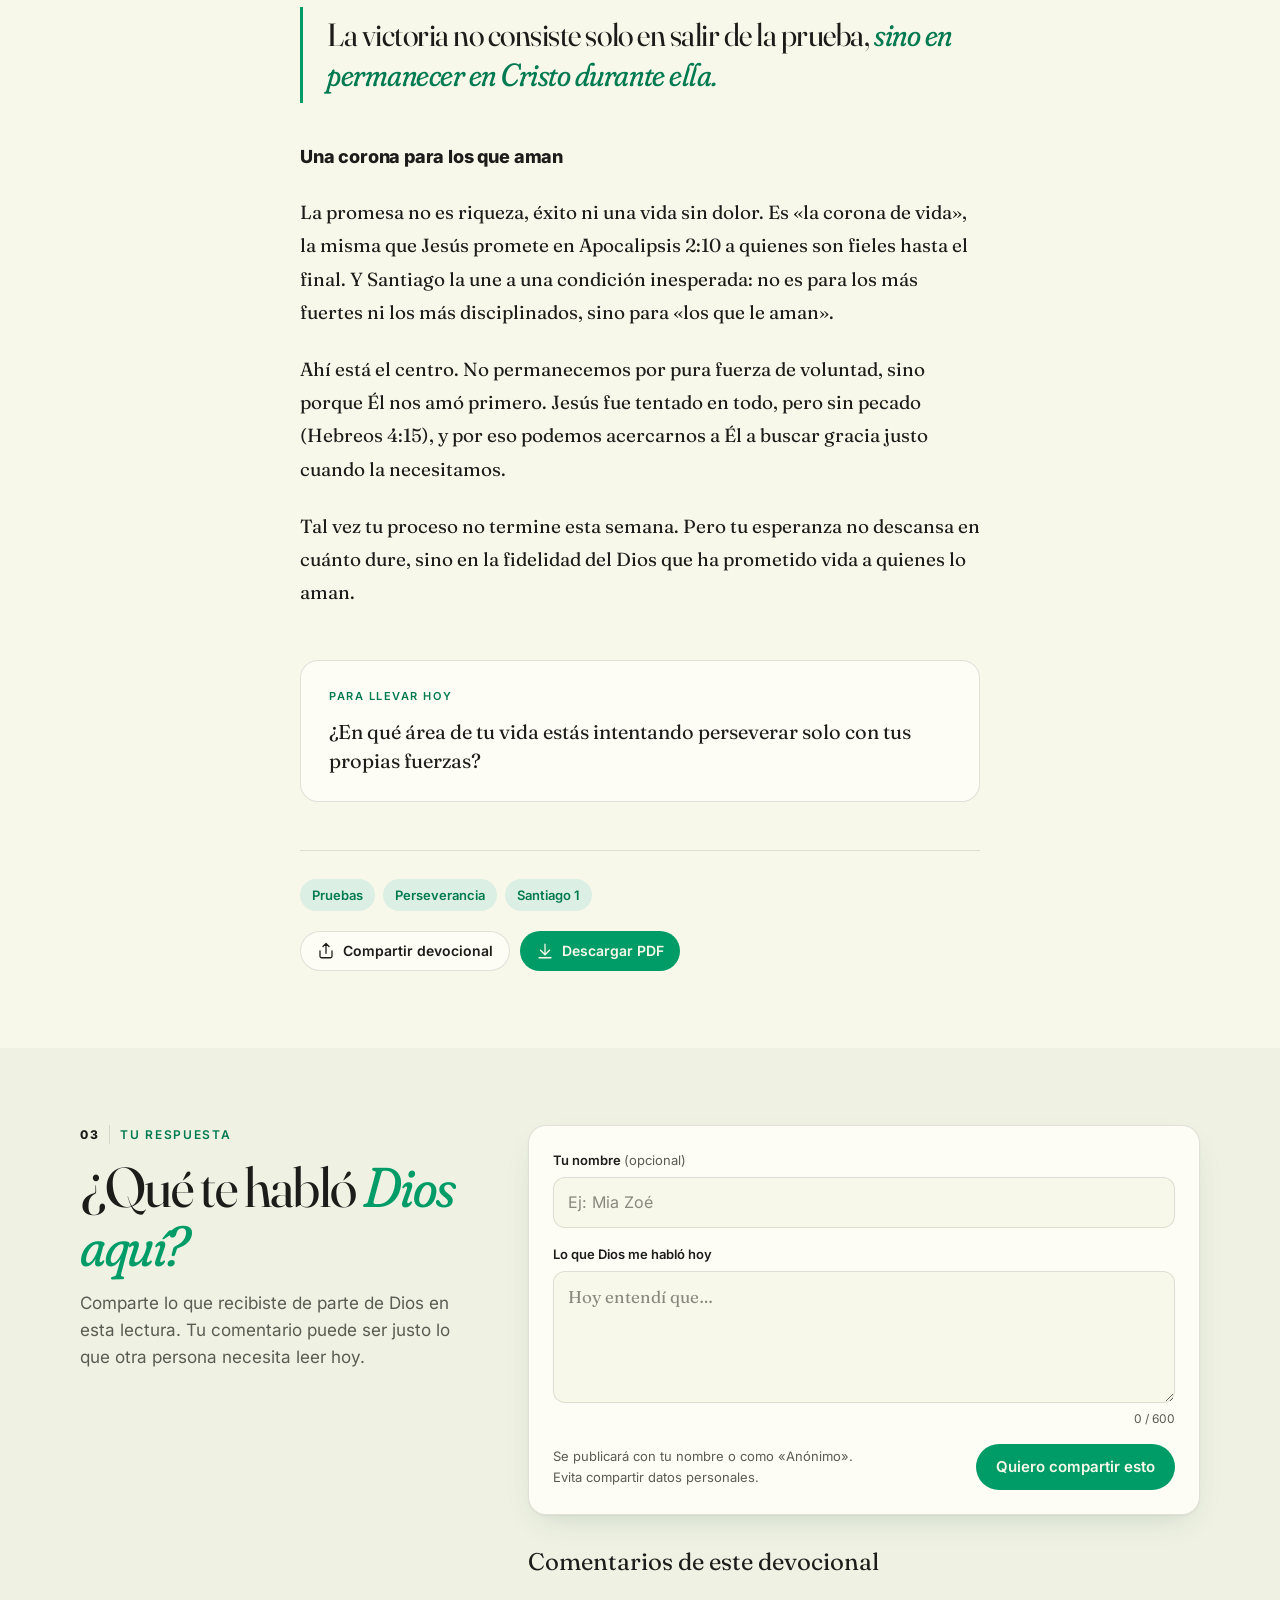
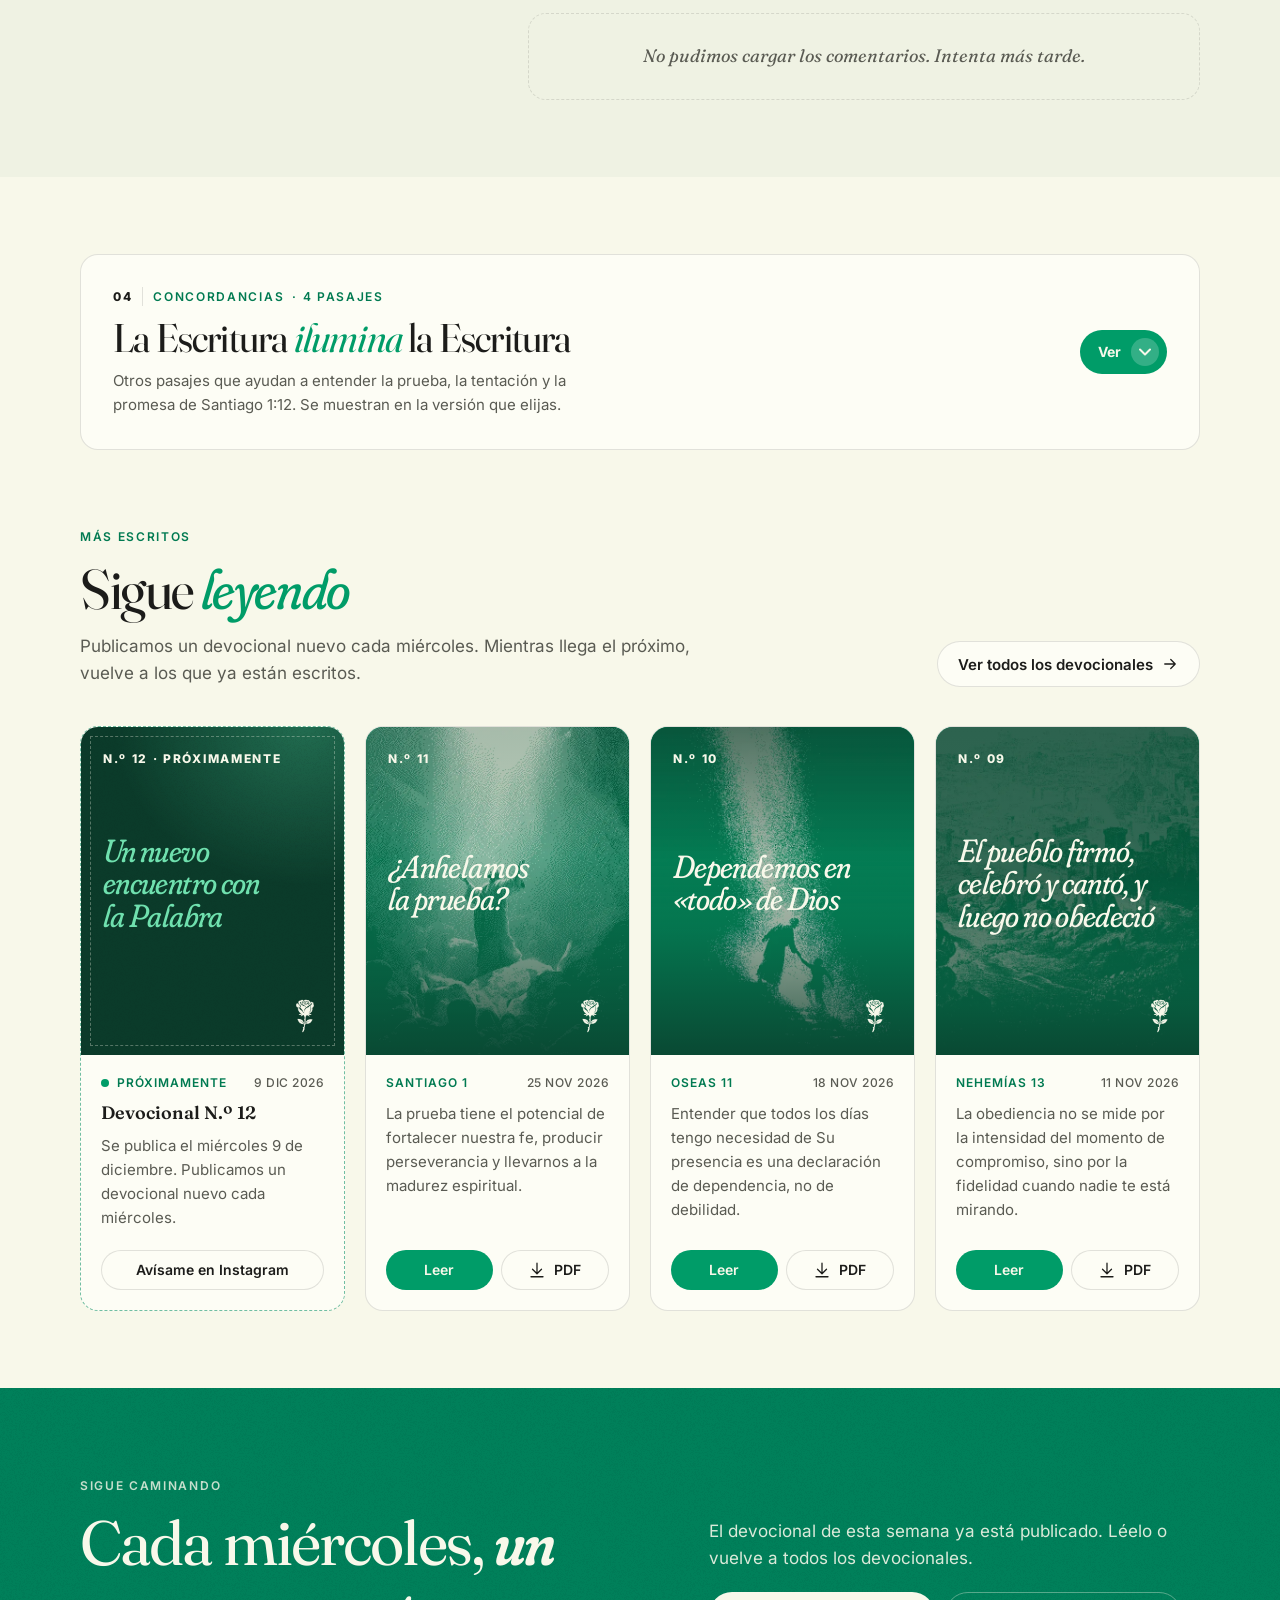
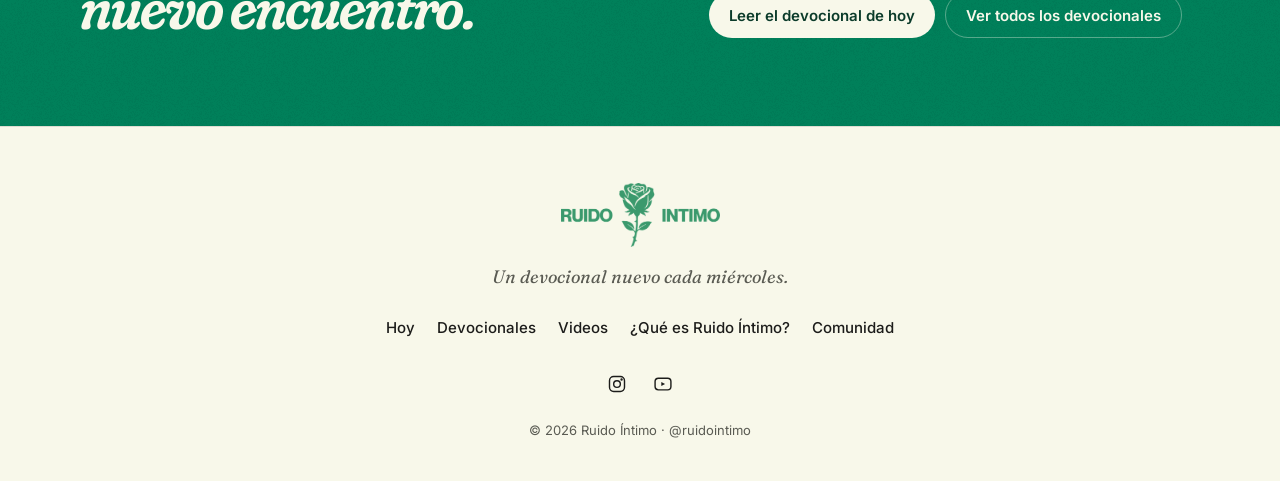
<file: semana-07.html>
<!DOCTYPE html>
<html lang="es">
<head>
  <meta charset="UTF-8">
  <meta name="viewport" content="width=device-width, initial-scale=1.0">
  <title>Permanecer en la prueba · Ruido Íntimo</title>
  <meta name="description" content="Devocional N.º 07 de Ruido Íntimo sobre Santiago 1:12: pasaje en cuatro versiones, concordancias y testimonios.">
  <meta name="theme-color" content="#F8F8EA" media="(prefers-color-scheme: light)">
  <meta name="theme-color" content="#0E1310" media="(prefers-color-scheme: dark)">

  <!-- Vista previa al compartir (WhatsApp, Instagram, Facebook) -->
  <meta property="og:type" content="website">
  <meta property="og:title" content="Permanecer en la prueba · Ruido Íntimo">
  <meta property="og:description" content="Santiago 1:12 — Devocional N.º 07.">
  <meta property="og:image" content="https://ruido-intimo.vercel.app/img/og-ruido-intimo.jpg">
  <meta property="og:url" content="https://ruido-intimo.vercel.app/semana-07.html">
  <meta name="twitter:card" content="summary_large_image">

  <link rel="icon" href="img/favicon.png" type="image/png">
  <link rel="apple-touch-icon" href="img/apple-touch-icon.png">

  <!-- Tema guardado: se aplica antes de pintar para evitar parpadeo -->
  <script>
    document.documentElement.classList.add('js');
    try { var t = localStorage.getItem('ri-tema'); if (t) document.documentElement.setAttribute('data-tema', t); } catch (e) {}
  </script>

  <!-- Tipografías propias: se precargan las que se ven primero -->
  <link rel="preload" href="fonts/fraunces.woff2" as="font" type="font/woff2" crossorigin>
  <link rel="preload" href="fonts/fraunces-italic.woff2" as="font" type="font/woff2" crossorigin>
  <link rel="preload" href="fonts/inter.woff2" as="font" type="font/woff2" crossorigin>

  <!-- La imagen principal se precarga para que aparezca rápido -->
  <link rel="preload" as="image" href="img/semana-07-versiculo.webp" type="image/webp">

  <link rel="stylesheet" href="css/estilos.css">
</head>
<body>

  <a class="saltar" href="#contenido">Saltar al contenido</a>

  <!-- Barra de progreso de lectura (se llena al leer el devocional) -->
  <div class="progreso" aria-hidden="true"><span id="progreso-barra"></span></div>

  <!-- ============================================================
       CABECERA
  ============================================================ -->
  <header class="cabecera" id="cabecera">
    <div class="contenedor cabecera-inner">
      <!-- Logotipo: versión a color (modo día) y blanca (modo noche) -->
      <a href="index.html" class="marca" aria-label="Ruido Íntimo — inicio">
        <img class="logo logo-color"  src="img/logo-color-sm.png"  alt="" width="800" height="322">
        <img class="logo logo-blanco" src="img/logo-blanco-sm.png" alt="" width="800" height="322">
      </a>

      <nav class="nav" aria-label="Principal">
        <a href="index.html" class="nav-link">Hoy</a>
        <a href="archivo.html" class="nav-link" aria-current="page">Devocionales</a>
        <a href="que-es.html" class="nav-link">¿Qué es Ruido Íntimo?</a>
      </nav>

      <div class="cabecera-acciones">
        <a href="https://www.instagram.com/ruidointimo/" class="icono-btn" target="_blank" rel="noopener" aria-label="Instagram de Ruido Íntimo">
          <svg viewBox="0 0 24 24" aria-hidden="true"><rect x="3" y="3" width="18" height="18" rx="5"/><circle cx="12" cy="12" r="4"/><circle cx="17.5" cy="6.5" r=".6" fill="currentColor"/></svg>
        </a>
        <!-- REEMPLAZA el href por el link de tu canal de YouTube -->
        <a href="https://www.youtube.com/" class="icono-btn" target="_blank" rel="noopener" aria-label="Canal de YouTube de Ruido Íntimo">
          <svg viewBox="0 0 24 24" aria-hidden="true"><rect x="2.5" y="5" width="19" height="14" rx="4"/><path d="M10 9.5l4.5 2.5-4.5 2.5z" fill="currentColor" stroke="none"/></svg>
        </a>
        <button class="icono-btn" type="button" data-tema-toggle aria-label="Cambiar a modo noche">
          <svg class="ico-luna" viewBox="0 0 24 24" aria-hidden="true"><path d="M20 14.5A8 8 0 0 1 9.5 4a8 8 0 1 0 10.5 10.5z"/></svg>
          <svg class="ico-sol" viewBox="0 0 24 24" aria-hidden="true"><circle cx="12" cy="12" r="4"/><path d="M12 2v2M12 20v2M4.9 4.9l1.4 1.4M17.7 17.7l1.4 1.4M2 12h2M20 12h2M4.9 19.1l1.4-1.4M17.7 6.3l1.4-1.4"/></svg>
        </button>
        <a href="que-es.html#comunidad" class="btn btn-primario btn-sm btn-comunidad">
          <svg viewBox="0 0 24 24" aria-hidden="true"><circle cx="9" cy="8" r="3.2"/><path d="M3 20a6 6 0 0 1 12 0"/><path d="M16 4.6a3.2 3.2 0 0 1 0 6.2M18 14.2A6 6 0 0 1 21 20"/></svg>
          Comunidad
        </a>
      </div>
    </div>
  </header>


  <main id="contenido">

    <!-- ============================================================
         1. VERSÍCULO DEL DÍA
         Para publicar uno nuevo: cambia la imagen, el texto,
         la referencia y la fecha (data-fecha="AAAA-MM-DD").
    ============================================================ -->
    <section class="hoy" aria-labelledby="titulo-hoy">
      <div class="contenedor hoy-grid">

        <figure class="hoy-imagen entrada" style="--d:0">
          <picture>
            <source srcset="img/semana-07-versiculo.webp" type="image/webp">
            <img src="img/semana-07-versiculo.jpg" width="720" height="900"
                 alt="Fotografía intervenida en verde: una persona de pie en una colina, iluminada por la luz" fetchpriority="high">
          </picture>
        </figure>

        <div class="hoy-texto">
          <!-- Aviso: este devocional es de una semana anterior -->
          <a href="index.html" class="aviso-anterior entrada" style="--d:0">
            <span>Devocional anterior · N.º 07</span>
            <strong>Ir al de hoy</strong>
            <svg viewBox="0 0 24 24" aria-hidden="true"><path d="M5 12h14M13 6l6 6-6 6"/></svg>
          </a>
          <p class="eyebrow entrada" style="--d:1">
            <span class="punto" aria-hidden="true"></span>
            <span id="titulo-hoy">Versículo de la semana</span>
            <span class="sep" aria-hidden="true">·</span>
            <time data-fecha="2026-10-29">29 de octubre de 2026</time>
          </p>

          <blockquote class="versiculo-grande entrada" style="--d:2" id="versiculo-dia">
            <p>Bienaventurado el varón que soporta la tentación; porque <strong>cuando haya resistido la prueba, recibirá la corona de vida</strong>, que Dios ha prometido a los que le aman.</p>
          </blockquote>

          <p class="referencia entrada" style="--d:3">
            Santiago 1:12 <span class="chip">RVR1960</span>
          </p>

          <div class="acciones entrada" style="--d:4">
            <a href="#pasaje" class="btn btn-primario">
              Leer el pasaje
              <svg viewBox="0 0 24 24" aria-hidden="true"><path d="M12 5v14M6 13l6 6 6-6"/></svg>
            </a>
            <button type="button" class="btn btn-borde" data-compartir data-texto="«Bienaventurado el varón que soporta la tentación; porque cuando haya resistido la prueba, recibirá la corona de vida, que Dios ha prometido a los que le aman.» — Santiago 1:12 (RVR1960)">
              <svg viewBox="0 0 24 24" aria-hidden="true"><path d="M4 12v7a2 2 0 0 0 2 2h12a2 2 0 0 0 2-2v-7M16 6l-4-4-4 4M12 2v13"/></svg>
              Compartir
            </button>
            <button type="button" class="btn btn-borde" data-copiar data-texto="«Bienaventurado el varón que soporta la tentación; porque cuando haya resistido la prueba, recibirá la corona de vida, que Dios ha prometido a los que le aman.» — Santiago 1:12 (RVR1960)">
              <svg viewBox="0 0 24 24" aria-hidden="true"><rect x="9" y="9" width="12" height="12" rx="2"/><path d="M5 15H4a1 1 0 0 1-1-1V4a1 1 0 0 1 1-1h10a1 1 0 0 1 1 1v1"/></svg>
              Copiar
            </button>
          </div>

          <!-- Acceso directo al devocional -->
          <a href="#devocional" class="tarjeta-devocional entrada" style="--d:5">
            <span class="tarjeta-devocional-etq">Devocional de la semana</span>
            <span class="tarjeta-devocional-titulo">Permanecer <em>en la prueba</em></span>
            <span class="tarjeta-devocional-meta">Jonathan Alva · 6 min de lectura</span>
            <svg class="flecha" viewBox="0 0 24 24" aria-hidden="true"><path d="M5 12h14M13 6l6 6-6 6"/></svg>
          </a>
        </div>

      </div>
    </section>


    <!-- ============================================================
         2. EL PASAJE — 4 versiones + piano de fondo
         Cada versión es un bloque .lector-texto con data-version.
         Toca un versículo para marcarlo, copiarlo o compartirlo.
    ============================================================ -->
    <section class="seccion" id="pasaje" aria-labelledby="titulo-pasaje">
      <div class="contenedor pasaje-grid">

        <header class="seccion-cabecera revelar">
          <p class="eyebrow"><span class="num">01</span> El pasaje</p>
          <h2 id="titulo-pasaje" class="titulo-seccion">Santiago <em>1:12–15</em></h2>
          <p class="bajada">Lee el versículo en su contexto y compáralo en cuatro versiones. Toca un versículo para marcarlo, copiarlo o compartirlo.</p>
        </header>

        <div class="pasaje-columna">
          <article class="lector revelar" aria-label="Lectura bíblica Santiago 1:12-15">
            <div class="lector-barra">
              <div class="versiones" role="tablist" aria-label="Versión de la Biblia">
                <button type="button" role="tab" class="version-tab" data-version="PDT" aria-selected="true" title="Palabra de Dios para Todos">PDT</button>
                <button type="button" role="tab" class="version-tab" data-version="RVR1960" aria-selected="false" title="Reina-Valera 1960">RVR1960</button>
                <button type="button" role="tab" class="version-tab" data-version="NBLA" aria-selected="false" title="Nueva Biblia de las Américas">NBLA</button>
                <button type="button" role="tab" class="version-tab" data-version="NTV" aria-selected="false" title="Nueva Traducción Viviente">NTV</button>
              </div>
              <div class="tamano" role="group" aria-label="Tamaño del texto">
                <button type="button" class="tamano-btn" data-tamano="-1" aria-label="Achicar texto">A<span>−</span></button>
                <button type="button" class="tamano-btn" data-tamano="1" aria-label="Agrandar texto">A<span>+</span></button>
              </div>
            </div>

            <div id="lector" data-libro="Santiago 1">
              <!-- Reina-Valera 1960 -->
              <div class="lector-texto" role="tabpanel" data-version="RVR1960" data-nombre="Reina-Valera 1960" hidden
                   data-credito="Texto bíblico: Reina-Valera 1960 © Sociedades Bíblicas en América Latina, 1960. Renovado © Sociedades Bíblicas Unidas, 1988. Utilizado con permiso.">
                <p>
                  <span class="v v-dia" data-v="12" tabindex="0" role="button" aria-pressed="false"><sup>12</sup>Bienaventurado el varón que soporta la tentación; porque cuando haya resistido la prueba, recibirá la corona de vida, que Dios ha prometido a los que le aman.</span>
                  <span class="v" data-v="13" tabindex="0" role="button" aria-pressed="false"><sup>13</sup>Cuando alguno es tentado, no diga que es tentado de parte de Dios; porque Dios no puede ser tentado por el mal, ni él tienta a nadie;</span>
                  <span class="v" data-v="14" tabindex="0" role="button" aria-pressed="false"><sup>14</sup>sino que cada uno es tentado, cuando de su propia concupiscencia es atraído y seducido.</span>
                  <span class="v" data-v="15" tabindex="0" role="button" aria-pressed="false"><sup>15</sup>Entonces la concupiscencia, después que ha concebido, da a luz el pecado; y el pecado, siendo consumado, da a luz la muerte.</span>
                </p>
              </div>

              <!-- Nueva Biblia de las Américas -->
              <div class="lector-texto" role="tabpanel" data-version="NBLA" data-nombre="Nueva Biblia de las Américas" hidden
                   data-credito="Escritura tomada de la Nueva Biblia de las Américas (NBLA), © 2005 The Lockman Foundation. Usada con permiso.">
                <p>
                  <span class="v v-dia" data-v="12" tabindex="0" role="button" aria-pressed="false"><sup>12</sup>Bienaventurado el hombre que persevera bajo la prueba, porque una vez que ha sido aprobado, recibirá la corona de la vida que el Señor ha prometido a los que lo aman.</span>
                  <span class="v" data-v="13" tabindex="0" role="button" aria-pressed="false"><sup>13</sup>Que nadie diga cuando es tentado: «Soy tentado por Dios». Porque Dios no puede ser tentado por el mal y Él mismo no tienta a nadie.</span>
                  <span class="v" data-v="14" tabindex="0" role="button" aria-pressed="false"><sup>14</sup>Sino que cada uno es tentado cuando es llevado y seducido por su propia pasión.</span>
                  <span class="v" data-v="15" tabindex="0" role="button" aria-pressed="false"><sup>15</sup>Después, cuando la pasión ha concebido, da a luz el pecado; y cuando el pecado es consumado, engendra la muerte.</span>
                </p>
              </div>

              <!-- Nueva Traducción Viviente -->
              <div class="lector-texto" role="tabpanel" data-version="NTV" data-nombre="Nueva Traducción Viviente" hidden
                   data-credito="Santa Biblia, Nueva Traducción Viviente (NTV), © Tyndale House Foundation, 2010. Usado con permiso.">
                <p>
                  <span class="v v-dia" data-v="12" tabindex="0" role="button" aria-pressed="false"><sup>12</sup>Dios bendice a los que soportan con paciencia las pruebas y las tentaciones, porque después de superarlas, recibirán la corona de vida que Dios ha prometido a quienes lo aman.</span>
                  <span class="v" data-v="13" tabindex="0" role="button" aria-pressed="false"><sup>13</sup>Cuando sean tentados, acuérdense de no decir: «Dios me está tentando». Dios nunca es tentado a hacer el mal y jamás tienta a nadie.</span>
                  <span class="v" data-v="14" tabindex="0" role="button" aria-pressed="false"><sup>14</sup>La tentación viene de nuestros propios deseos, los cuales nos seducen y nos arrastran.</span>
                  <span class="v" data-v="15" tabindex="0" role="button" aria-pressed="false"><sup>15</sup>De esos deseos nacen los actos pecaminosos, y el pecado, cuando se deja crecer, da a luz la muerte.</span>
                </p>
              </div>

              <!-- Palabra de Dios para Todos -->
              <div class="lector-texto" role="tabpanel" data-version="PDT" data-nombre="Palabra de Dios para Todos"
                   data-credito="La Biblia: Palabra de Dios para Todos (PDT) © Bible League International. Usado con permiso.">
                <p>
                  <span class="v v-dia" data-v="12" tabindex="0" role="button" aria-pressed="false"><sup>12</sup>Afortunado el que mantiene la fe cuando es tentado, porque recibirá el premio de la vida eterna que Dios ha prometido a los que lo aman.</span>
                  <span class="v" data-v="13" tabindex="0" role="button" aria-pressed="false"><sup>13</sup>Cuando alguien tenga una tentación, no diga que es tentado por Dios, pues a Dios no lo tienta la maldad ni tampoco él tienta a nadie.</span>
                  <span class="v" data-v="14" tabindex="0" role="button" aria-pressed="false"><sup>14</sup>Uno es tentado cuando se deja llevar por un mal deseo que lo atrae y lo seduce.</span>
                  <span class="v" data-v="15" tabindex="0" role="button" aria-pressed="false"><sup>15</sup>Luego, el deseo malo da a luz el pecado, y el pecado, una vez que ha crecido, conduce a la muerte.</span>
                </p>
              </div>
            </div>

            <!-- Capítulo completo: se despliega aquí mismo, antes y después del pasaje (js/capitulo.js) -->
            <div class="lector-capitulo" id="capitulo" data-libro="Santiago" data-libro-id="59" data-cap="1" data-destacar="12-15" data-total="27">
              <p class="cap-estado" id="capitulo-estado" role="status" aria-live="polite" hidden></p>
              <button type="button" class="cap-btn" id="capitulo-btn" aria-expanded="false" aria-controls="lector">
                <span class="cap-btn-texto">Leer Santiago 1 completo</span>
                <span class="cap-btn-meta">27 versículos</span>
                <svg class="cap-btn-flecha" viewBox="0 0 24 24" aria-hidden="true"><path d="M6 9l6 6 6-6"/></svg>
              </button>
            </div>

            <p class="lector-credito" id="lector-credito">
              La Biblia: Palabra de Dios para Todos (PDT) © Bible League International. Usado con permiso.
            </p>
          </article>

          <!-- Reproductor: piano de fondo para acompañar la lectura -->
          <div class="piano revelar" id="piano" data-src="audio/conectate-benjamin-okington-2.mp3" data-titulo="Conéctate" data-artista="Benjamín O’Kington">
            <!-- data-src: pista que suena de fondo. Si lo dejas vacío, se usa un piano generado en vivo -->
            <button type="button" class="piano-play" id="piano-play" aria-label="Reproducir piano de fondo" aria-pressed="false">
              <svg class="ico-play" viewBox="0 0 24 24" aria-hidden="true"><path d="M7 4l13 8-13 8z"/></svg>
              <svg class="ico-pausa" viewBox="0 0 24 24" aria-hidden="true"><path d="M7 4h3.5v16H7zM13.5 4H17v16h-3.5z"/></svg>
            </button>
            <div class="piano-info">
              <p class="piano-titulo">Conéctate <span>· piano para acompañar la lectura</span></p>
              <p class="piano-estado" id="piano-estado">Benjamín O’Kington</p>
              <span class="piano-ondas" aria-hidden="true"><i></i><i></i><i></i><i></i><i></i></span>
            </div>
            <div class="piano-volumen">
              <button type="button" class="piano-mute" id="piano-mute" aria-label="Silenciar">
                <svg class="ico-vol" viewBox="0 0 24 24" aria-hidden="true"><path d="M4 9h4l5-4v14l-5-4H4z"/><path d="M16.5 8.5a5 5 0 0 1 0 7M19 6a8.5 8.5 0 0 1 0 12"/></svg>
                <svg class="ico-mute" viewBox="0 0 24 24" aria-hidden="true"><path d="M4 9h4l5-4v14l-5-4H4z"/><path d="M17 9l5 6M22 9l-5 6"/></svg>
              </button>
              <label class="sr-only" for="piano-vol">Volumen del piano</label>
              <input type="range" id="piano-vol" min="0" max="100" value="40" step="1">
            </div>
          </div>
        </div>

      </div>
    </section>


    <!-- ============================================================
         3. DEVOCIONAL (tu escrito)
    ============================================================ -->
    <section class="seccion" id="devocional" aria-labelledby="titulo-devocional">
      <article class="devocional" id="devocional-articulo">

        <!-- Texto del autor: ordenado y con ortografía corregida, sin cambiar su voz -->
        <header class="devocional-cabecera revelar">
          <p class="eyebrow"><span class="num">02</span> Devocional</p>
          <h2 id="titulo-devocional" class="devocional-titulo">Permanecer <em>en la prueba</em></h2>
          <p class="devocional-bajada">La victoria no consiste solo en salir de la prueba, sino en permanecer en Cristo durante ella.</p>

          <div class="autor">
            <span class="autor-avatar" aria-hidden="true">JA</span>
            <div>
              <p class="autor-nombre">Jonathan Alva</p>
              <p class="autor-meta"><time data-fecha="2026-10-29">29 de octubre de 2026</time> · 6 min de lectura</p>
            </div>
          </div>
        </header>

        <div class="devocional-cuerpo" id="devocional-cuerpo">
          <p class="capitular">Nadie elige sus pruebas. Llegan sin aviso: un diagnóstico, una pérdida, una puerta que se cierra, una espera que se alarga. Y en medio de ese ruido, la pregunta casi siempre es la misma: <em>¿cuándo va a terminar esto?</em></p>

          <p>Santiago 1:12 no responde cuándo. Responde algo más profundo: qué está pasando en nosotros mientras dura. «Bienaventurado el varón que soporta la tentación; porque cuando haya resistido la prueba, recibirá la corona de vida».</p>

          <h3>Bienaventurado, aun en medio de la prueba</h3>

          <p>La palabra que usa Santiago, <em>makários</em>, es la misma de las bienaventuranzas de Jesús (Mateo 5). Describe a alguien favorecido delante de Dios, no necesariamente a alguien cómodo. Una dificultad no prueba que Dios te haya abandonado, y la prosperidad tampoco demuestra que te apruebe.</p>

          <h3>Soportar no es solo aguantar</h3>

          <p>El verbo <em>hypoménō</em> habla de permanecer firme bajo un peso. No es resignación pasiva ni fingir que no duele: Job lamentó, David clamó y Jesús oró angustiado en Getsemaní. Perseverar es seguir confiando en Dios, obedeciéndole y buscando Su ayuda incluso cuando nada ha cambiado todavía.</p>

          <p>Y una aclaración necesaria: soportar no significa quedarse en una situación de abuso, injusticia o peligro. Buscar protección y pedir ayuda también es caminar con fe.</p>

          <h3>Prueba y tentación: una palabra, dos caminos</h3>

          <p>En griego, <em>peirasmós</em> puede significar prueba o tentación, y Santiago usa ambos sentidos. Una misma circunstancia puede ser las dos cosas: perder un trabajo pone a prueba tu confianza en Dios y, a la vez, puede tentarte a mentir, a amargarte o a soltar tus convicciones. Por eso el versículo 13 aclara: Dios puede probar nuestra fe para afirmarla, pero nunca empuja a nadie hacia el mal.</p>

          <blockquote class="cita-destacada revelar">
            <p>La victoria no consiste solo en salir de la prueba, <em>sino en permanecer en Cristo durante ella.</em></p>
          </blockquote>

          <h3>Una corona para los que aman</h3>

          <p>La promesa no es riqueza, éxito ni una vida sin dolor. Es «la corona de vida», la misma que Jesús promete en Apocalipsis 2:10 a quienes son fieles hasta el final. Y Santiago la une a una condición inesperada: no es para los más fuertes ni los más disciplinados, sino para «los que le aman».</p>

          <p>Ahí está el centro. No permanecemos por pura fuerza de voluntad, sino porque Él nos amó primero. Jesús fue tentado en todo, pero sin pecado (Hebreos 4:15), y por eso podemos acercarnos a Él a buscar gracia justo cuando la necesitamos.</p>

          <p>Tal vez tu proceso no termine esta semana. Pero tu esperanza no descansa en cuánto dure, sino en la fidelidad del Dios que ha prometido vida a quienes lo aman.</p>

          <!-- Pregunta personal -->
          <aside class="bloque bloque-pregunta revelar" style="margin-top:3em">
            <p class="bloque-etq">Para llevar hoy</p>
            <p>¿En qué área de tu vida estás intentando perseverar solo con tus propias fuerzas?</p>
          </aside>
        </div>

        <footer class="devocional-pie">
          <ul class="tags" aria-label="Temas">
            <li>Pruebas</li>
            <li>Perseverancia</li>
            <li>Santiago 1</li>
          </ul>
          <div class="devocional-pie-acciones">
            <button type="button" class="btn btn-borde btn-sm" data-compartir data-texto="Permanecer en la prueba — devocional de Ruido Íntimo sobre Santiago 1:12.">
              <svg viewBox="0 0 24 24" aria-hidden="true"><path d="M4 12v7a2 2 0 0 0 2 2h12a2 2 0 0 0 2-2v-7M16 6l-4-4-4 4M12 2v13"/></svg>
              Compartir devocional
            </button>
            <a href="pdf/semana-07-permanecer-en-la-prueba.pdf" class="btn btn-primario btn-sm" download>
              <svg viewBox="0 0 24 24" aria-hidden="true"><path d="M12 3v12M6 11l6 6 6-6M4 21h16"/></svg>
              Descargar PDF
            </a>
          </div>
        </footer>

      </article>
    </section>


    <!-- ============================================================
         4. COMENTARIOS — ¿Qué te habló Dios hoy?
         Se conecta a una base de datos en js/comentarios.js
         (instrucciones en LEEME.md). Sin conexión funciona en
         "modo demostración" (solo en el navegador de cada persona).
    ============================================================ -->
    <section class="seccion seccion-tinte" id="comentarios" aria-labelledby="titulo-comentarios">
      <div class="contenedor comentarios-grid">

        <header class="seccion-cabecera revelar">
          <p class="eyebrow"><span class="num">03</span> Tu respuesta</p>
          <h2 id="titulo-comentarios" class="titulo-seccion">¿Qué te habló <em>Dios aquí?</em></h2>
          <p class="bajada">Comparte lo que recibiste de parte de Dios en esta lectura. Tu comentario puede ser justo lo que otra persona necesita leer hoy.</p>
        </header>

        <div class="comentarios-columna">
          <form class="com-form revelar" id="com-form" data-devocional="santiago-1-12" data-cita="Santiago 1:12" novalidate>
            <div class="campo">
              <label for="com-nombre">Tu nombre <span>(opcional)</span></label>
              <input type="text" id="com-nombre" name="nombre" maxlength="40" autocomplete="given-name" placeholder="Ej: Mia Zoé">
            </div>
            <div class="campo">
              <label for="com-texto">Lo que Dios me habló hoy</label>
              <textarea id="com-texto" name="texto" rows="4" maxlength="600" required
                        placeholder="Hoy entendí que…"></textarea>
              <span class="contador" id="com-contador" aria-live="polite">0 / 600</span>
            </div>
            <!-- Campo trampa para bots: las personas no lo ven -->
            <div class="sr-only" aria-hidden="true">
              <label for="com-web">No llenar</label>
              <input type="text" id="com-web" name="web" tabindex="-1" autocomplete="off">
            </div>
            <div class="com-form-pie">
              <p class="com-nota">Se publicará con tu nombre o como «Anónimo». Evita compartir datos personales.</p>
              <button type="submit" class="btn btn-primario" id="com-enviar">Quiero compartir esto</button>
            </div>
            <p class="com-mensaje" id="com-mensaje" role="status" aria-live="polite"></p>
          </form>

          <div class="com-lista-cabecera">
            <h3>Comentarios de este devocional</h3>
            <span id="com-total"></span>
          </div>
          <ul class="com-lista" id="com-lista" aria-live="polite"></ul>
          <p class="com-vacio" id="com-vacio">Aún no hay comentarios. El tuyo puede ser el primero.</p>
          <p class="com-demo" id="com-demo" hidden>Modo demostración: por ahora los comentarios se guardan solo en este navegador.</p>
        </div>

      </div>
    </section>


    <!-- ============================================================
         5. CONCORDANCIAS (desplegable, después de la respuesta)
         Se abre y se cierra con el botón; también se abre con el enlace #concordancias
    ============================================================ -->
    <section class="seccion seccion-conc" id="concordancias" aria-labelledby="titulo-conc">
      <div class="contenedor">
        <div class="conc-desplegable" id="conc-desplegable">
          <h2 id="titulo-conc" class="conc-cab">
            <button type="button" class="conc-toggle" id="conc-toggle" aria-expanded="false" aria-controls="conc-panel">
              <span class="conc-toggle-texto">
                <span class="eyebrow"><span class="num">04</span> Concordancias<span class="conc-n"> · 4 pasajes</span></span>
                <span class="conc-titulo">La Escritura <em>ilumina</em> la Escritura</span>
                <span class="conc-sub">Otros pasajes que ayudan a entender la prueba, la tentación y la promesa de Santiago 1:12. Se muestran en la versión que elijas.</span>
              </span>
              <span class="conc-toggle-accion" aria-hidden="true">
                <span class="conc-ver">Ver</span><span class="conc-ocultar">Ocultar</span>
                <svg viewBox="0 0 24 24"><path d="M6 9l6 6 6-6"/></svg>
              </span>
            </button>
          </h2>
          <div class="conc-panel" id="conc-panel" role="region" aria-labelledby="titulo-conc" inert>
            <div class="conc-panel-int">
              <div class="conc-cuerpo">
    <div class="versiones versiones-conc" role="tablist" aria-label="Versión de las concordancias">
              <button type="button" role="tab" class="version-tab" data-version="PDT" aria-selected="true" title="Palabra de Dios para Todos">PDT</button>
              <button type="button" role="tab" class="version-tab" data-version="RVR1960" aria-selected="false" title="Reina-Valera 1960">RVR1960</button>
              <button type="button" role="tab" class="version-tab" data-version="NBLA" aria-selected="false" title="Nueva Biblia de las Américas">NBLA</button>
              <button type="button" role="tab" class="version-tab" data-version="NTV" aria-selected="false" title="Nueva Traducción Viviente">NTV</button>
            </div>

            <!-- Cada concordancia tiene un texto por versión (data-version-texto) -->
            <div class="concordancias">
              <article class="conc" style="--d:0">
                <p class="conc-tema">La corona de vida</p>
                <h3 class="conc-ref">Apocalipsis 2:10 <span class="chip" data-version-nombre>PDT</span></h3>
                <blockquote class="conc-texto" data-version-texto="RVR1960" hidden>«…Sé fiel hasta la muerte, y yo te daré la corona de la vida.»</blockquote>
                <blockquote class="conc-texto" data-version-texto="NBLA" hidden>«…Sé fiel hasta la muerte, y Yo te daré la corona de la vida.»</blockquote>
                <blockquote class="conc-texto" data-version-texto="NTV" hidden>«…pero si permaneces fiel, incluso cuando te enfrentes a la muerte, te daré la corona de la vida.»</blockquote>
                <blockquote class="conc-texto" data-version-texto="PDT">«…pero sigue firme en tu fe, incluso si tienes que morir. Si no renuncias a tu fe, yo te premiaré con la vida eterna.»</blockquote>
                <p class="conc-nota">Jesús repite la misma promesa a una iglesia en tribulación: la corona es para quienes permanecen fieles, no para quienes evitan el sufrimiento.</p>
              </article>

              <article class="conc" style="--d:1">
                <p class="conc-tema">Una fe probada</p>
                <h3 class="conc-ref">1 Pedro 1:7 <span class="chip" data-version-nombre>PDT</span></h3>
                <blockquote class="conc-texto" data-version-texto="RVR1960" hidden>«para que sometida a prueba vuestra fe, mucho más preciosa que el oro, el cual aunque perecedero se prueba con fuego, sea hallada en alabanza, gloria y honra cuando sea manifestado Jesucristo»</blockquote>
                <blockquote class="conc-texto" data-version-texto="NBLA" hidden>«para que la prueba de la fe de ustedes, más preciosa que el oro que perece, aunque probado por fuego, sea hallada que resulta en alabanza, gloria y honor en la revelación de Jesucristo»</blockquote>
                <blockquote class="conc-texto" data-version-texto="NTV" hidden>«Estas pruebas demostrarán que su fe es auténtica. Está siendo probada de la misma manera que el fuego prueba y purifica el oro, aunque la fe de ustedes es mucho más preciosa que el mismo oro. Entonces su fe, al permanecer firme en tantas pruebas, les traerá mucha alabanza, gloria y honra en el día que Jesucristo sea revelado a todo el mundo.»</blockquote>
                <blockquote class="conc-texto" data-version-texto="PDT">«Tales dificultades serán una gran prueba de su fe, y se pueden comparar con el fuego que prueba la pureza del oro. Pero su fe es más valiosa que el oro, porque el oro no dura para siempre. En cambio, la fe que sale aprobada de la prueba dará alabanza, gloria y honor a Jesucristo cuando él regrese.»</blockquote>
                <p class="conc-nota">Como el oro en el fuego, la prueba muestra que la fe es genuina («aprobado», dókimos, en Santiago 1:12).</p>
              </article>

              <article class="conc" style="--d:2">
                <p class="conc-tema">Dios es fiel</p>
                <h3 class="conc-ref">1 Corintios 10:13 <span class="chip" data-version-nombre>PDT</span></h3>
                <blockquote class="conc-texto" data-version-texto="RVR1960" hidden>«No os ha sobrevenido ninguna tentación que no sea humana; pero fiel es Dios, que no os dejará ser tentados más de lo que podéis resistir, sino que dará también juntamente con la tentación la salida, para que podáis soportar.»</blockquote>
                <blockquote class="conc-texto" data-version-texto="NBLA" hidden>«No les ha sobrevenido ninguna tentación que no sea común a los hombres. Fiel es Dios, que no permitirá que ustedes sean tentados más allá de lo que pueden soportar, sino que con la tentación proveerá también la vía de escape, a fin de que puedan resistirla.»</blockquote>
                <blockquote class="conc-texto" data-version-texto="NTV" hidden>«Las tentaciones que enfrentan en su vida no son distintas de las que otros atraviesan. Y Dios es fiel; no permitirá que la tentación sea mayor de lo que puedan soportar. Cuando sean tentados, él les mostrará una salida, para que puedan resistir.»</blockquote>
                <blockquote class="conc-texto" data-version-texto="PDT">«Ustedes solo han tenido las mismas tentaciones que todos los demás. Pero Dios es fiel y no va a dejar que sean tentados más allá de lo que puedan soportar. Así que sepan que cuando sean tentados, van a poder soportar, porque Dios les dará una salida.»</blockquote>
                <p class="conc-nota">Frente a la tentación no estamos solos: Dios provee una salida, y a veces esa salida es huir, pedir ayuda o tomar una decisión difícil.</p>
              </article>

              <article class="conc" style="--d:3">
                <p class="conc-tema">Cristo nos comprende</p>
                <h3 class="conc-ref">Hebreos 4:15 <span class="chip" data-version-nombre>PDT</span></h3>
                <blockquote class="conc-texto" data-version-texto="RVR1960" hidden>«Porque no tenemos un sumo sacerdote que no pueda compadecerse de nuestras debilidades, sino uno que fue tentado en todo según nuestra semejanza, pero sin pecado.»</blockquote>
                <blockquote class="conc-texto" data-version-texto="NBLA" hidden>«Porque no tenemos un Sumo Sacerdote que no pueda compadecerse de nuestras flaquezas, sino Uno que ha sido tentado en todo como nosotros, pero sin pecado.»</blockquote>
                <blockquote class="conc-texto" data-version-texto="NTV" hidden>«Nuestro Sumo Sacerdote comprende nuestras debilidades, porque enfrentó todas y cada una de las pruebas que enfrentamos nosotros, sin embargo, él nunca pecó.»</blockquote>
                <blockquote class="conc-texto" data-version-texto="PDT">«Él fue tentado tal como somos tentados nosotros, con la única diferencia de que él nunca cometió pecado.»</blockquote>
                <p class="conc-nota">Ser tentado no es lo mismo que pecar. Jesús venció la tentación y por eso podemos acudir a Él en busca de gracia.</p>
              </article>
            </div>
              </div>
            </div>
          </div>
        </div>
      </div>
    </section>


    <!-- ============================================================
         MÁS ESCRITOS — próximo devocional (cada miércoles) y anteriores.
         Las tarjetas salen de la lista en js/devocionales.js
         data-actual: número del devocional de esta página
    ============================================================ -->
    <section class="seccion seccion-escritos" id="mas-escritos" aria-labelledby="titulo-escritos">
      <div class="contenedor">
        <header class="escritos-cabecera revelar">
          <div class="seccion-cabecera">
            <p class="eyebrow">Más escritos</p>
            <h2 id="titulo-escritos" class="titulo-seccion">Sigue <em>leyendo</em></h2>
            <p class="bajada">Publicamos un devocional nuevo cada miércoles. Mientras llega el próximo, vuelve a los que ya están escritos.</p>
          </div>
          <a href="archivo.html" class="btn btn-borde">
            Ver todos los devocionales
            <svg viewBox="0 0 24 24" aria-hidden="true"><path d="M5 12h14M13 6l6 6-6 6"/></svg>
          </a>
        </header>
        <div class="grilla grilla-escritos" id="escritos" data-actual="07">
          <noscript><p><a href="archivo.html">Ver todos los devocionales</a></p></noscript>
        </div>
      </div>
    </section>


    <!-- ============================================================
         6. CIERRE — invitación a volver
    ============================================================ -->
    <section class="cierre" aria-labelledby="titulo-cierre">
      <div class="contenedor cierre-grid revelar">
        <div>
          <p class="eyebrow eyebrow-claro">Sigue caminando</p>
          <h2 id="titulo-cierre" class="cierre-titulo">Cada miércoles, <em>un nuevo encuentro.</em></h2>
        </div>
        <div class="cierre-acciones">
          <p>El devocional de esta semana ya está publicado. Léelo o vuelve a todos los devocionales.</p>
          <div class="acciones">
            <a href="index.html" class="btn btn-claro">Leer el devocional de hoy</a>
            <a href="archivo.html" class="btn btn-borde-claro">Ver todos los devocionales</a>
          </div>
        </div>
      </div>
    </section>

  </main>


  <!-- ============================================================
       PIE DE PÁGINA
  ============================================================ -->
  <footer class="pie">
    <div class="contenedor pie-inner">
      <a href="index.html" class="pie-marca" aria-label="Ruido Íntimo — inicio">
        <img class="logo logo-color"  src="img/logo-color-sm.png"  alt="" width="800" height="322" loading="lazy">
        <img class="logo logo-blanco" src="img/logo-blanco-sm.png" alt="" width="800" height="322" loading="lazy">
      </a>
      <p class="pie-lema">Un devocional nuevo cada miércoles.</p>
      <nav class="pie-nav" aria-label="Pie de página">
        <a href="index.html">Hoy</a>
        <a href="archivo.html">Devocionales</a>
        <a href="archivo.html#videos">Videos</a>
        <a href="que-es.html">¿Qué es Ruido Íntimo?</a>
        <a href="que-es.html#comunidad">Comunidad</a>
      </nav>
      <div class="pie-redes">
        <a href="https://www.instagram.com/ruidointimo/" class="icono-btn" target="_blank" rel="noopener" aria-label="Instagram"><svg viewBox="0 0 24 24" aria-hidden="true"><rect x="3" y="3" width="18" height="18" rx="5"/><circle cx="12" cy="12" r="4"/><circle cx="17.5" cy="6.5" r=".6" fill="currentColor"/></svg></a>
        <a href="https://www.youtube.com/" class="icono-btn" target="_blank" rel="noopener" aria-label="YouTube"><svg viewBox="0 0 24 24" aria-hidden="true"><rect x="2.5" y="5" width="19" height="14" rx="4"/><path d="M10 9.5l4.5 2.5-4.5 2.5z" fill="currentColor" stroke="none"/></svg></a>
      </div>
      <p class="pie-copy">© <span data-anio>2026</span> Ruido Íntimo · @ruidointimo</p>
    </div>
  </footer>


  <!-- Navegación inferior para móvil (estilo app) -->
  <nav class="tabbar" aria-label="Navegación móvil">
    <a href="index.html" class="tab">
      <svg viewBox="0 0 24 24" aria-hidden="true"><path d="M12 3v3M12 18v3M3 12h3M18 12h3"/><circle cx="12" cy="12" r="4"/></svg>
      Hoy
    </a>
    <a href="archivo.html" class="tab" aria-current="page">
      <svg viewBox="0 0 24 24" aria-hidden="true"><path d="M12 6c-2-1.5-5-2-8-1.5v14c3-.5 6 0 8 1.5 2-1.5 5-2 8-1.5v-14c-3-.5-6 0-8 1.5zM12 6v14"/></svg>
      Devocionales
    </a>
    <a href="que-es.html#comunidad" class="tab">
      <svg viewBox="0 0 24 24" aria-hidden="true"><circle cx="9" cy="8" r="3.2"/><path d="M3 20a6 6 0 0 1 12 0"/><path d="M16 4.6a3.2 3.2 0 0 1 0 6.2M18 14.2A6 6 0 0 1 21 20"/></svg>
      Comunidad
    </a>
    <a href="que-es.html" class="tab">
      <span class="tab-rosa" aria-hidden="true"></span>
      Qué es
    </a>
  </nav>

  <!-- Barra que aparece al marcar versículos -->
  <div class="seleccion" id="seleccion" role="region" aria-label="Versículos marcados" hidden>
    <span class="seleccion-ref" id="seleccion-ref"></span>
    <button type="button" class="seleccion-btn" data-sel="copiar">Copiar</button>
    <button type="button" class="seleccion-btn" data-sel="compartir">Compartir</button>
    <button type="button" class="seleccion-btn seleccion-cerrar" data-sel="limpiar" aria-label="Quitar marcas">✕</button>
  </div>

  <!-- Aviso breve (copiado, etc.) -->
  <div class="aviso" id="aviso" role="status" aria-live="polite"></div>

  <script src="js/app.js" defer></script>
  <script src="js/devocionales.js" defer></script>
  <script src="js/piano.js" defer></script>
  <script src="js/capitulo.js" defer></script>
  <script src="js/comentarios.js" defer></script>
</body>
</html>
</file>
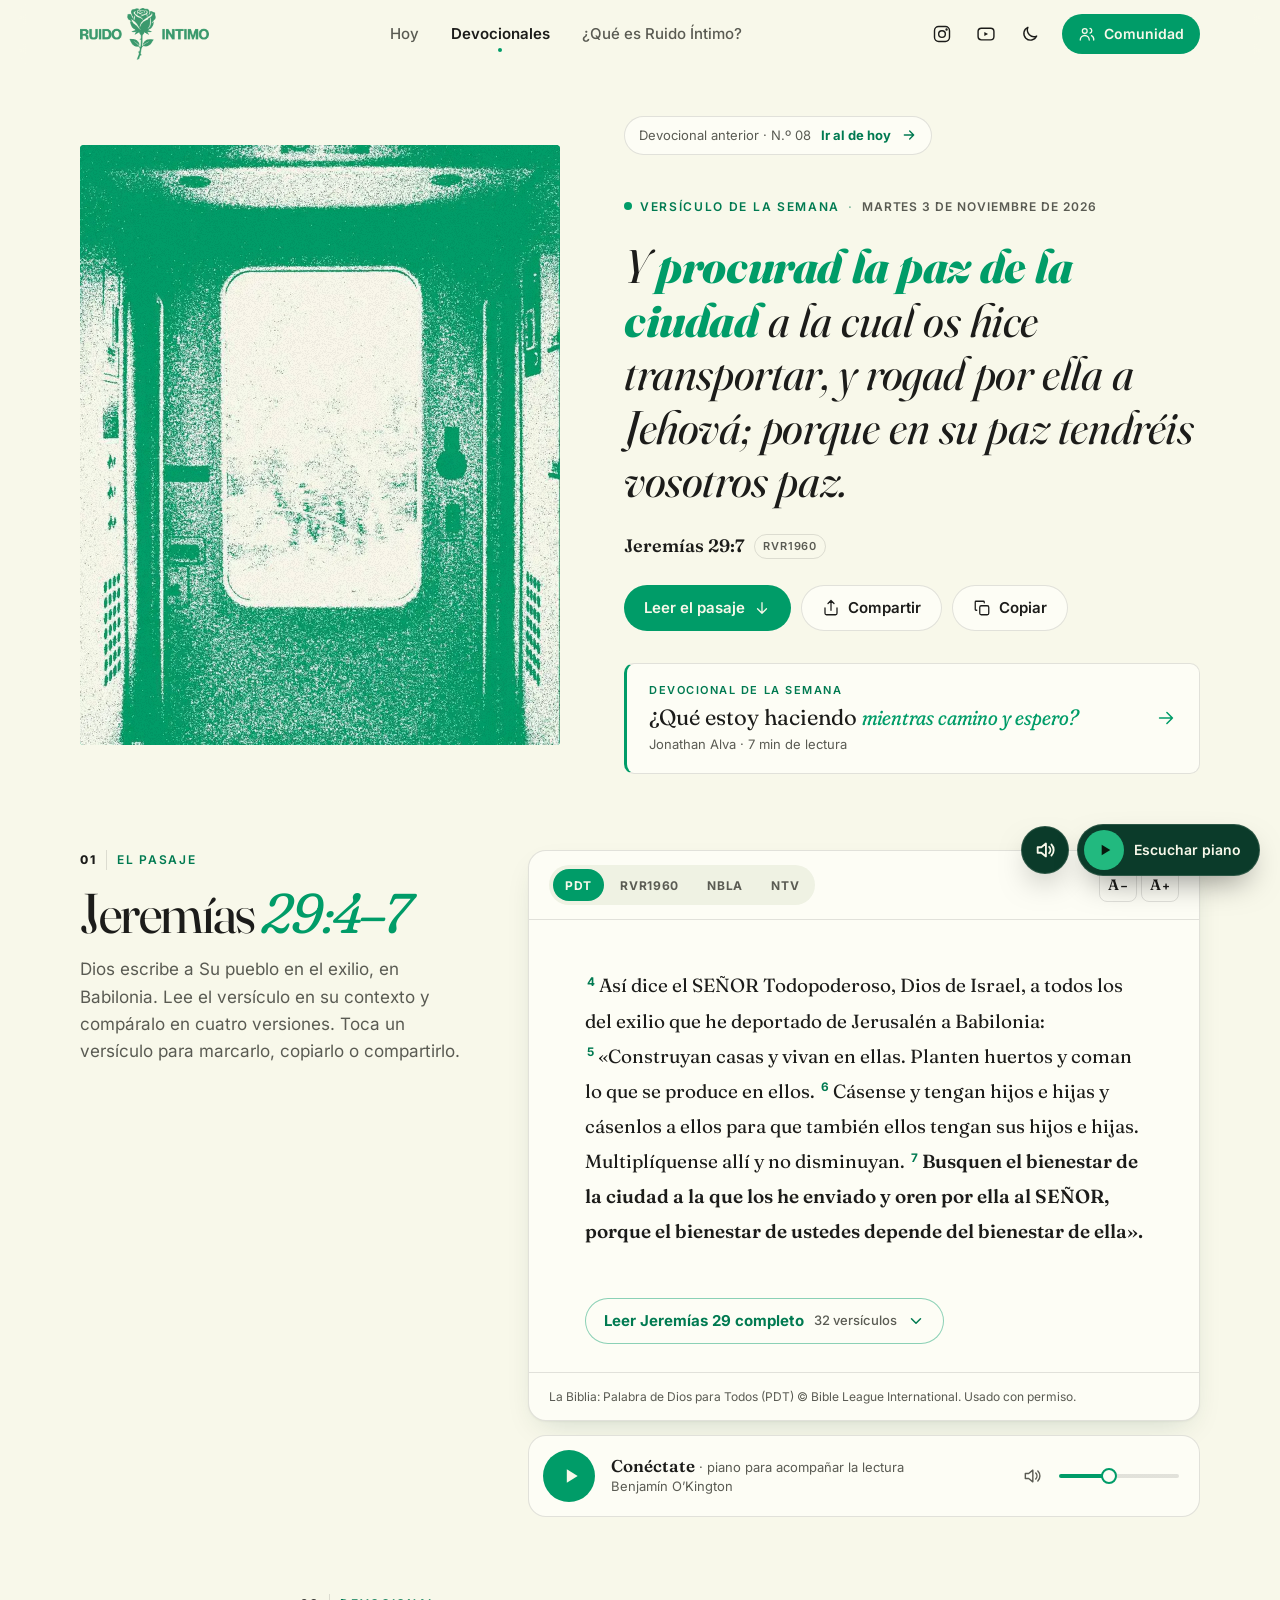
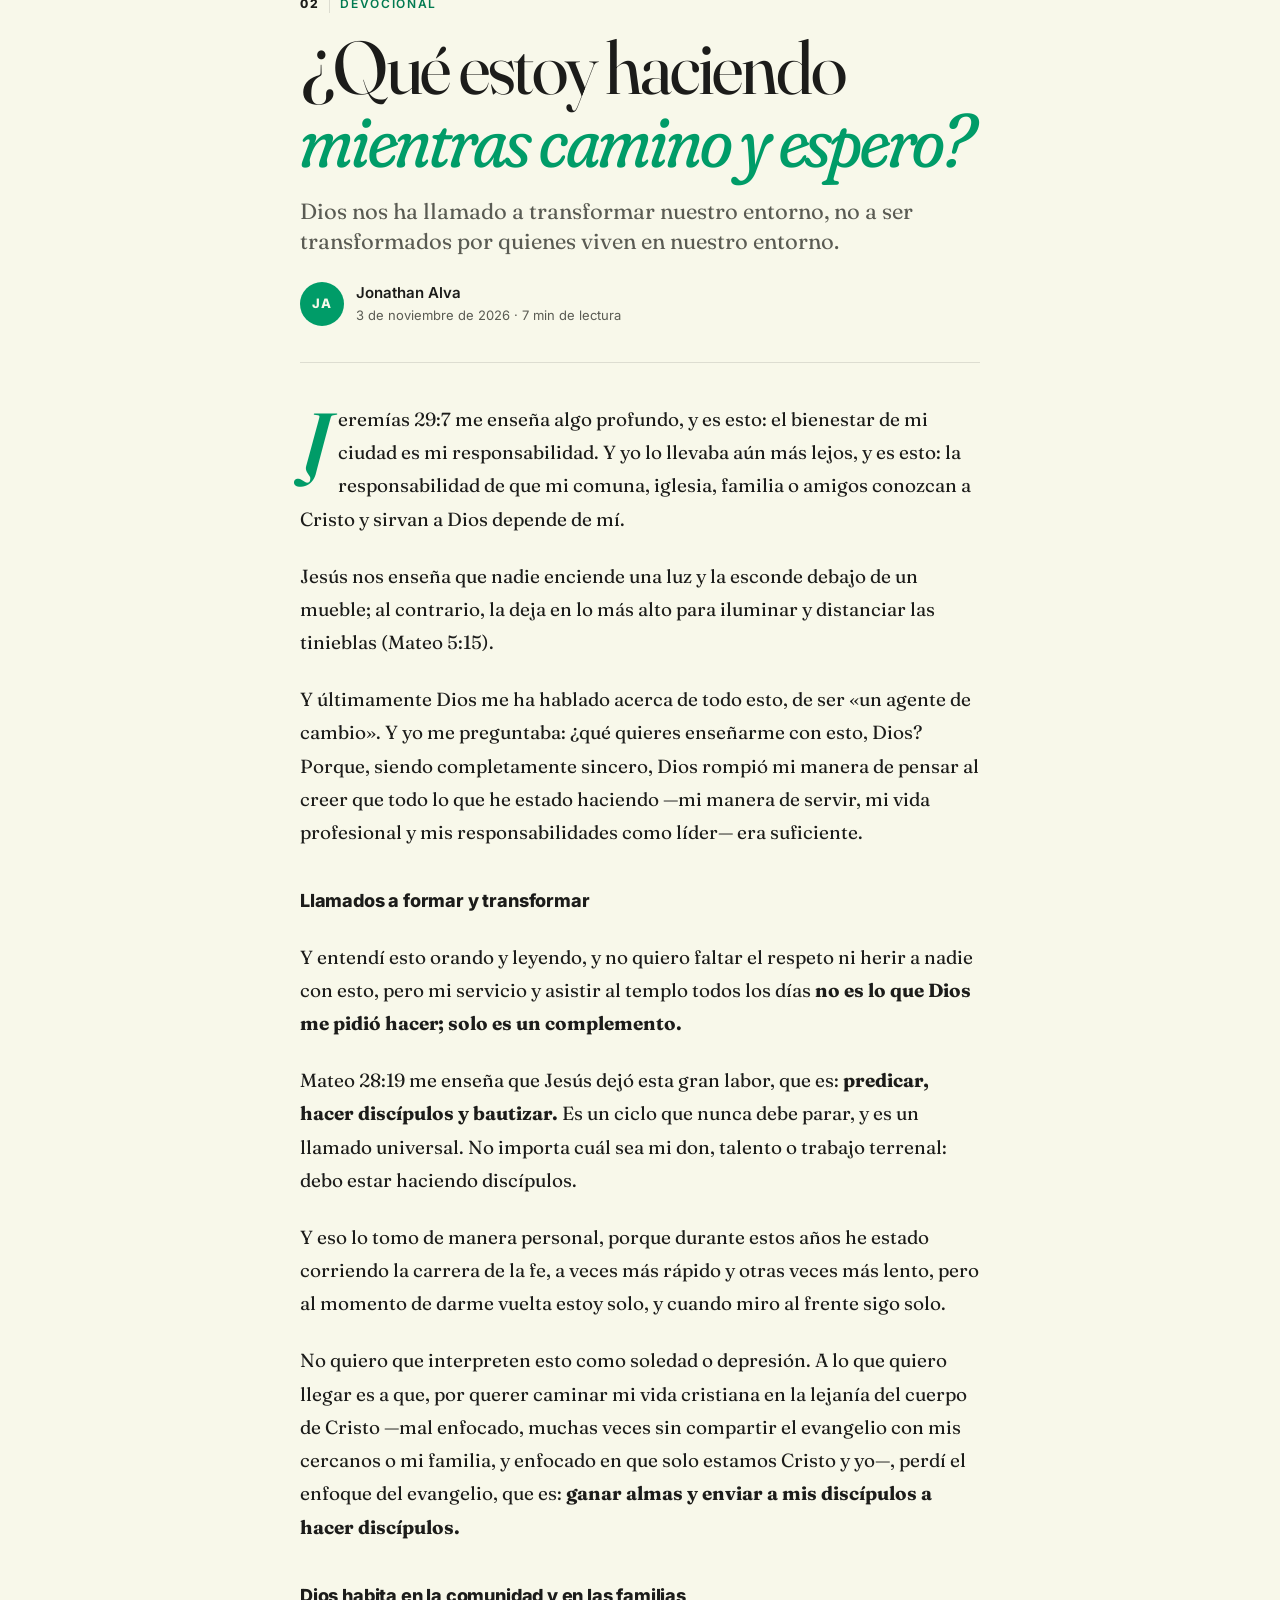
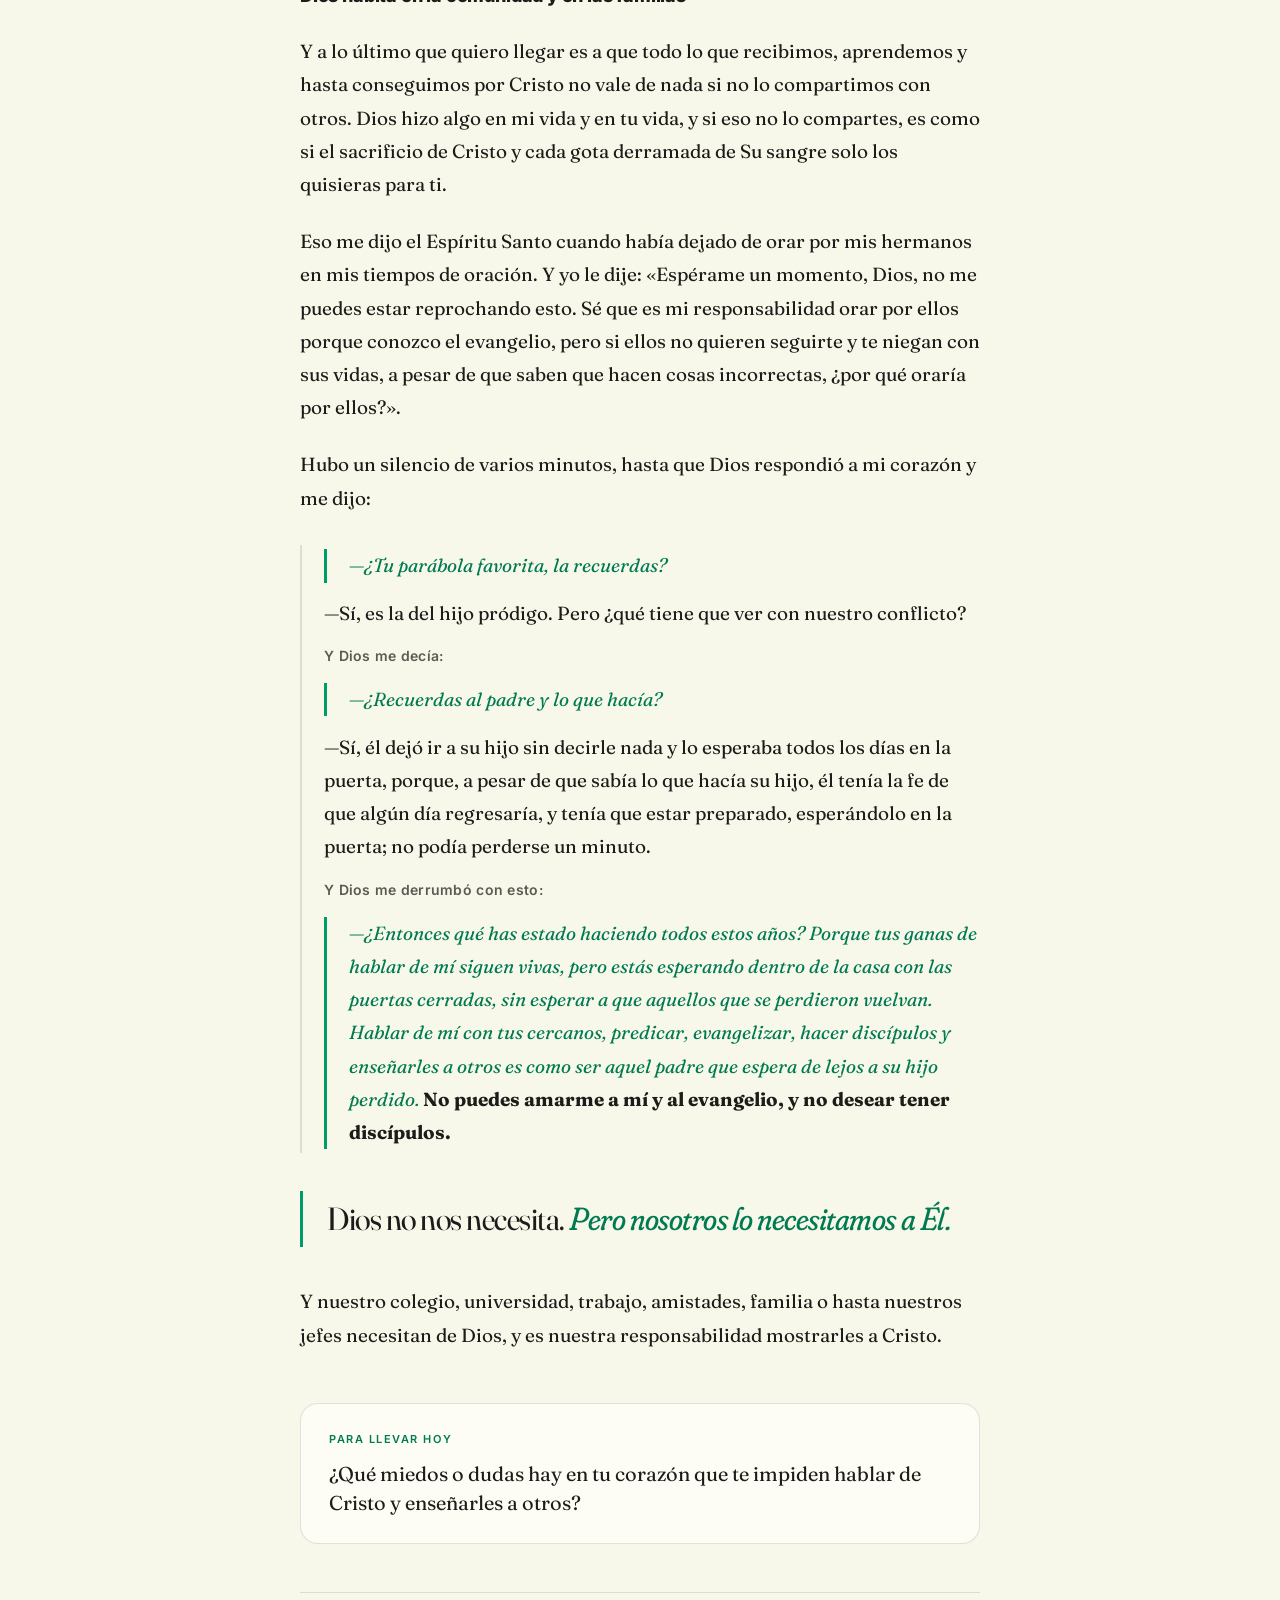
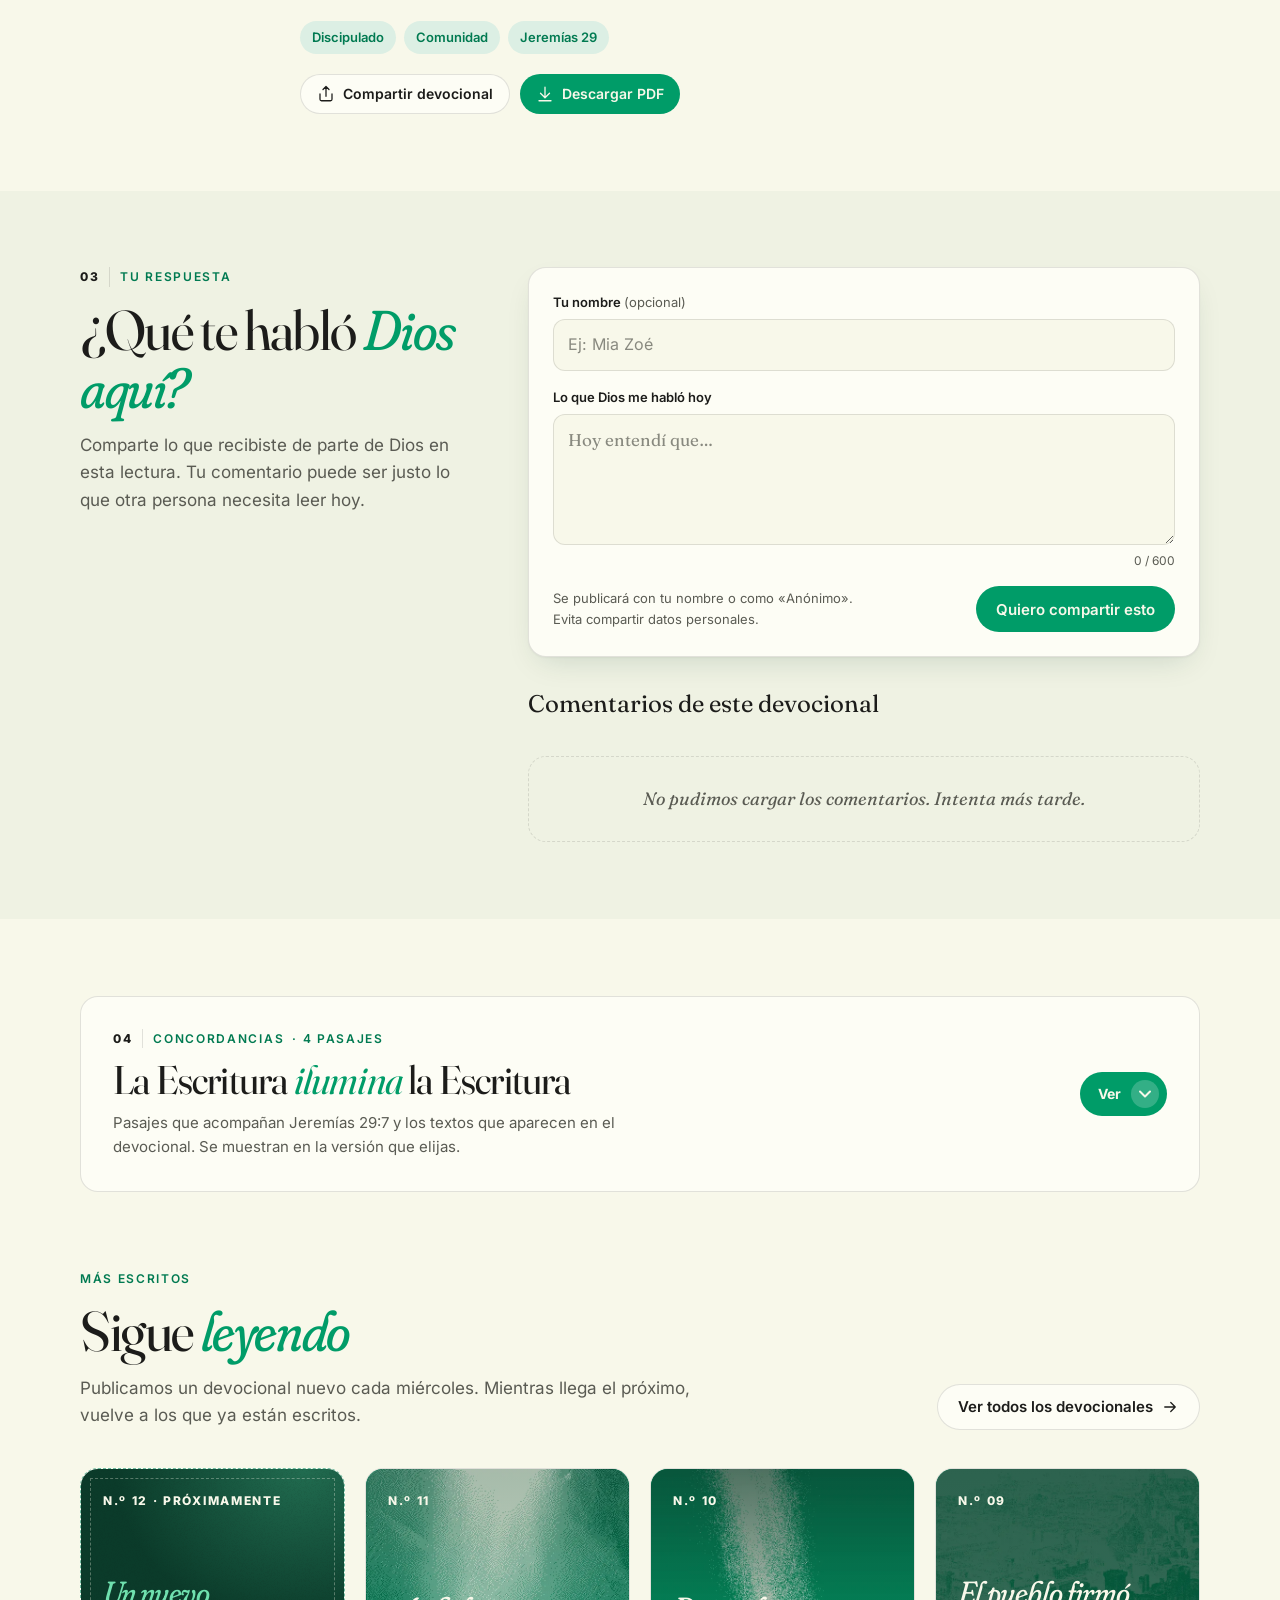
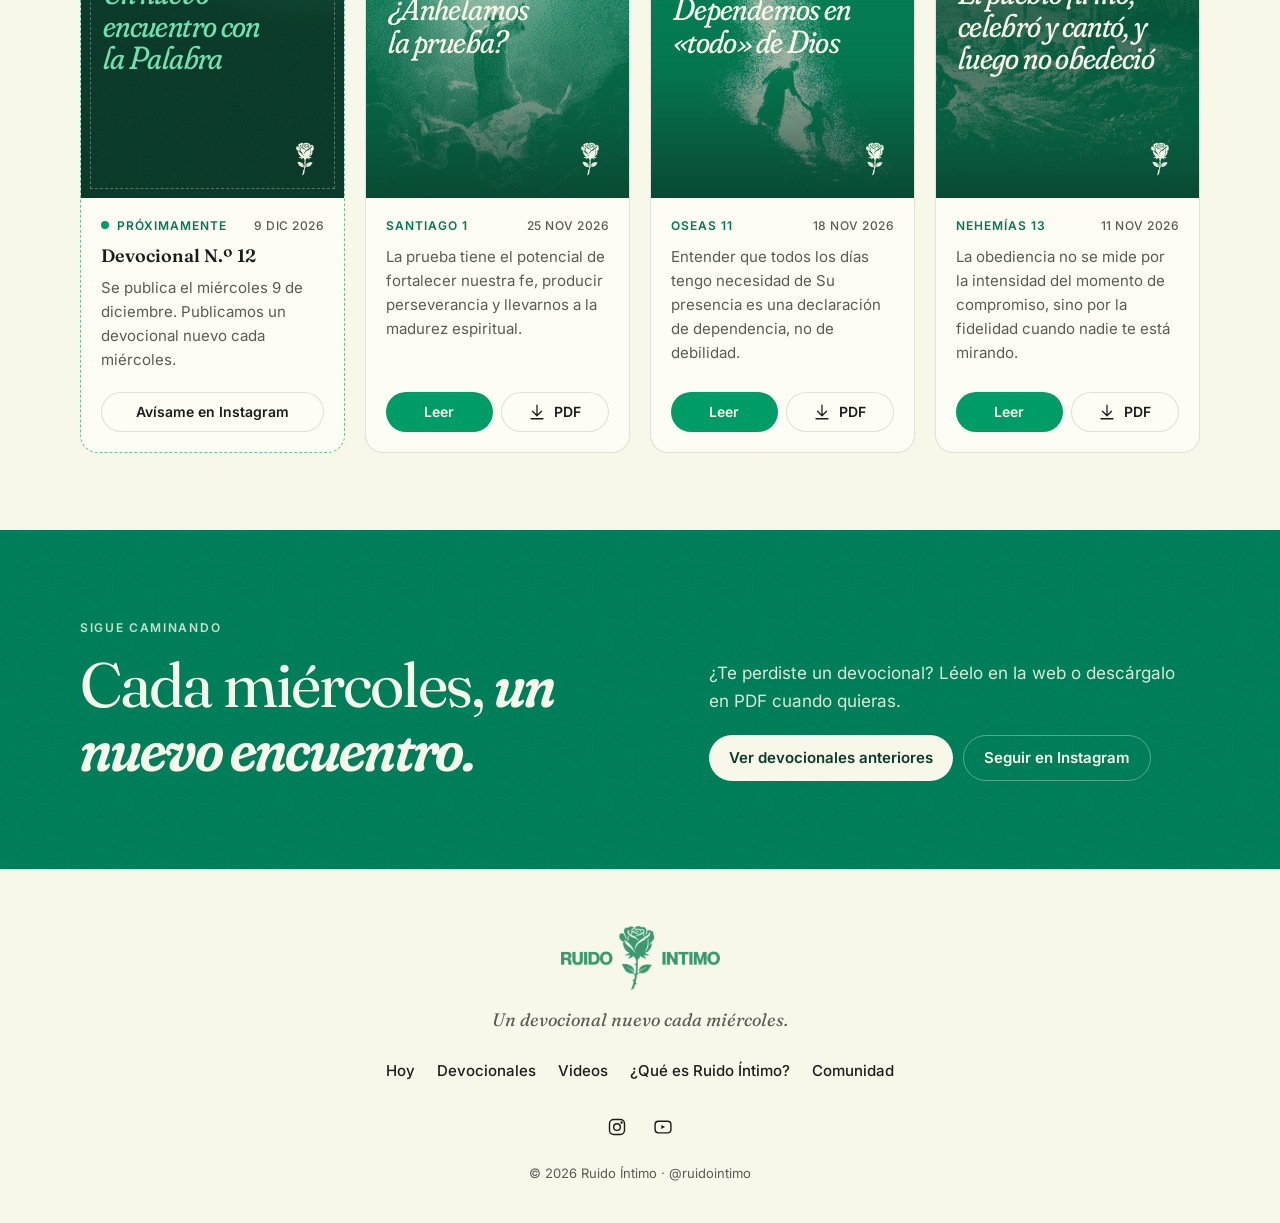
<file: semana-08.html>
<!DOCTYPE html>
<html lang="es">
<head>
  <meta charset="UTF-8">
  <meta name="viewport" content="width=device-width, initial-scale=1.0">
  <title>¿Qué estoy haciendo mientras camino y espero? · Ruido Íntimo</title>
  <meta name="description" content="Devocional N.º 08 de Ruido Íntimo sobre Jeremías 29:7: pasaje en cuatro versiones, concordancias y testimonios.">
  <meta name="theme-color" content="#F8F8EA" media="(prefers-color-scheme: light)">
  <meta name="theme-color" content="#0E1310" media="(prefers-color-scheme: dark)">

  <!-- Vista previa al compartir (WhatsApp, Instagram, Facebook) -->
  <meta property="og:type" content="website">
  <meta property="og:title" content="¿Qué estoy haciendo mientras camino y espero? · Ruido Íntimo">
  <meta property="og:description" content="Jeremías 29:7 — Devocional N.º 08.">
  <meta property="og:image" content="https://ruido-intimo.vercel.app/img/og-ruido-intimo.jpg">
  <meta property="og:url" content="https://ruido-intimo.vercel.app/semana-08.html">
  <meta name="twitter:card" content="summary_large_image">

  <link rel="icon" href="img/favicon.png" type="image/png">
  <link rel="apple-touch-icon" href="img/apple-touch-icon.png">

  <!-- Tema guardado: se aplica antes de pintar para evitar parpadeo -->
  <script>
    document.documentElement.classList.add('js');
    try { var t = localStorage.getItem('ri-tema'); if (t) document.documentElement.setAttribute('data-tema', t); } catch (e) {}
  </script>

  <!-- Tipografías propias: se precargan las que se ven primero -->
  <link rel="preload" href="fonts/fraunces.woff2" as="font" type="font/woff2" crossorigin>
  <link rel="preload" href="fonts/fraunces-italic.woff2" as="font" type="font/woff2" crossorigin>
  <link rel="preload" href="fonts/inter.woff2" as="font" type="font/woff2" crossorigin>

  <!-- La imagen principal se precarga para que aparezca rápido -->
  <link rel="preload" as="image" href="img/versiculo-hoy.webp" type="image/webp">

  <link rel="stylesheet" href="css/estilos.css">
</head>
<body>

  <a class="saltar" href="#contenido">Saltar al contenido</a>

  <!-- Barra de progreso de lectura (se llena al leer el devocional) -->
  <div class="progreso" aria-hidden="true"><span id="progreso-barra"></span></div>

  <!-- ============================================================
       CABECERA
  ============================================================ -->
  <header class="cabecera" id="cabecera">
    <div class="contenedor cabecera-inner">
      <!-- Logotipo: versión a color (modo día) y blanca (modo noche) -->
      <a href="index.html" class="marca" aria-label="Ruido Íntimo — inicio">
        <img class="logo logo-color"  src="img/logo-color-sm.png"  alt="" width="800" height="322">
        <img class="logo logo-blanco" src="img/logo-blanco-sm.png" alt="" width="800" height="322">
      </a>

      <nav class="nav" aria-label="Principal">
        <a href="index.html" class="nav-link">Hoy</a>
        <a href="archivo.html" class="nav-link" aria-current="page">Devocionales</a>
        <a href="que-es.html" class="nav-link">¿Qué es Ruido Íntimo?</a>
      </nav>

      <div class="cabecera-acciones">
        <a href="https://www.instagram.com/ruidointimo/" class="icono-btn" target="_blank" rel="noopener" aria-label="Instagram de Ruido Íntimo">
          <svg viewBox="0 0 24 24" aria-hidden="true"><rect x="3" y="3" width="18" height="18" rx="5"/><circle cx="12" cy="12" r="4"/><circle cx="17.5" cy="6.5" r=".6" fill="currentColor"/></svg>
        </a>
        <!-- REEMPLAZA el href por el link de tu canal de YouTube -->
        <a href="https://www.youtube.com/" class="icono-btn" target="_blank" rel="noopener" aria-label="Canal de YouTube de Ruido Íntimo">
          <svg viewBox="0 0 24 24" aria-hidden="true"><rect x="2.5" y="5" width="19" height="14" rx="4"/><path d="M10 9.5l4.5 2.5-4.5 2.5z" fill="currentColor" stroke="none"/></svg>
        </a>
        <button class="icono-btn" type="button" data-tema-toggle aria-label="Cambiar a modo noche">
          <svg class="ico-luna" viewBox="0 0 24 24" aria-hidden="true"><path d="M20 14.5A8 8 0 0 1 9.5 4a8 8 0 1 0 10.5 10.5z"/></svg>
          <svg class="ico-sol" viewBox="0 0 24 24" aria-hidden="true"><circle cx="12" cy="12" r="4"/><path d="M12 2v2M12 20v2M4.9 4.9l1.4 1.4M17.7 17.7l1.4 1.4M2 12h2M20 12h2M4.9 19.1l1.4-1.4M17.7 6.3l1.4-1.4"/></svg>
        </button>
        <a href="que-es.html#comunidad" class="btn btn-primario btn-sm btn-comunidad">
          <svg viewBox="0 0 24 24" aria-hidden="true"><circle cx="9" cy="8" r="3.2"/><path d="M3 20a6 6 0 0 1 12 0"/><path d="M16 4.6a3.2 3.2 0 0 1 0 6.2M18 14.2A6 6 0 0 1 21 20"/></svg>
          Comunidad
        </a>
      </div>
    </div>
  </header>


  <main id="contenido">

    <!-- ============================================================
         1. VERSÍCULO DEL DÍA
         Para publicar uno nuevo: cambia la imagen, el texto,
         la referencia y la fecha (data-fecha="AAAA-MM-DD").
    ============================================================ -->
    <section class="hoy" aria-labelledby="titulo-hoy">
      <div class="contenedor hoy-grid">

        <figure class="hoy-imagen entrada" style="--d:0">
          <picture>
            <source srcset="img/versiculo-hoy.webp" type="image/webp">
            <img src="img/versiculo-hoy.jpg" width="720" height="900"
                 alt="Fotografía intervenida en verde: una puerta cerrada con una ventana por donde entra la luz" fetchpriority="high">
          </picture>
        </figure>

        <div class="hoy-texto">
          <!-- Aviso: este devocional es de una semana anterior -->
          <a href="index.html" class="aviso-anterior entrada" style="--d:0">
            <span>Devocional anterior · N.º 08</span>
            <strong>Ir al de hoy</strong>
            <svg viewBox="0 0 24 24" aria-hidden="true"><path d="M5 12h14M13 6l6 6-6 6"/></svg>
          </a>
          <p class="eyebrow entrada" style="--d:1">
            <span class="punto" aria-hidden="true"></span>
            <span id="titulo-hoy">Versículo de la semana</span>
            <span class="sep" aria-hidden="true">·</span>
            <time data-fecha="2026-11-03">3 de noviembre de 2026</time>
          </p>

          <blockquote class="versiculo-grande entrada" style="--d:2" id="versiculo-dia">
            <p>Y <strong>procurad la paz de la ciudad</strong> a la cual os hice transportar, y rogad por ella a Jehová; porque en su paz tendréis vosotros paz.</p>
          </blockquote>

          <p class="referencia entrada" style="--d:3">
            Jeremías 29:7 <span class="chip">RVR1960</span>
          </p>

          <div class="acciones entrada" style="--d:4">
            <a href="#pasaje" class="btn btn-primario">
              Leer el pasaje
              <svg viewBox="0 0 24 24" aria-hidden="true"><path d="M12 5v14M6 13l6 6 6-6"/></svg>
            </a>
            <button type="button" class="btn btn-borde" data-compartir data-texto="«Y procurad la paz de la ciudad a la cual os hice transportar, y rogad por ella a Jehová; porque en su paz tendréis vosotros paz.» — Jeremías 29:7 (RVR1960)">
              <svg viewBox="0 0 24 24" aria-hidden="true"><path d="M4 12v7a2 2 0 0 0 2 2h12a2 2 0 0 0 2-2v-7M16 6l-4-4-4 4M12 2v13"/></svg>
              Compartir
            </button>
            <button type="button" class="btn btn-borde" data-copiar data-texto="«Y procurad la paz de la ciudad a la cual os hice transportar, y rogad por ella a Jehová; porque en su paz tendréis vosotros paz.» — Jeremías 29:7 (RVR1960)">
              <svg viewBox="0 0 24 24" aria-hidden="true"><rect x="9" y="9" width="12" height="12" rx="2"/><path d="M5 15H4a1 1 0 0 1-1-1V4a1 1 0 0 1 1-1h10a1 1 0 0 1 1 1v1"/></svg>
              Copiar
            </button>
          </div>

          <!-- Acceso directo al devocional -->
          <a href="#devocional" class="tarjeta-devocional entrada" style="--d:5">
            <span class="tarjeta-devocional-etq">Devocional de la semana</span>
            <span class="tarjeta-devocional-titulo">¿Qué estoy haciendo <em>mientras camino y espero?</em></span>
            <span class="tarjeta-devocional-meta">Jonathan Alva · 7 min de lectura</span>
            <svg class="flecha" viewBox="0 0 24 24" aria-hidden="true"><path d="M5 12h14M13 6l6 6-6 6"/></svg>
          </a>

        </div>

      </div>
    </section>


    <!-- ============================================================
         2. EL PASAJE — 4 versiones + piano de fondo
         Cada versión es un bloque .lector-texto con data-version.
         Toca un versículo para marcarlo, copiarlo o compartirlo.
    ============================================================ -->
    <section class="seccion" id="pasaje" aria-labelledby="titulo-pasaje">
      <div class="contenedor pasaje-grid">

        <header class="seccion-cabecera revelar">
          <p class="eyebrow"><span class="num">01</span> El pasaje</p>
          <h2 id="titulo-pasaje" class="titulo-seccion">Jeremías <em>29:4–7</em></h2>
          <p class="bajada">Dios escribe a Su pueblo en el exilio, en Babilonia. Lee el versículo en su contexto y compáralo en cuatro versiones. Toca un versículo para marcarlo, copiarlo o compartirlo.</p>
        </header>

        <div class="pasaje-columna">
          <article class="lector revelar" aria-label="Lectura bíblica Jeremías 29:4-7">
            <div class="lector-barra">
              <div class="versiones" role="tablist" aria-label="Versión de la Biblia">
                <button type="button" role="tab" class="version-tab" data-version="PDT" aria-selected="true" title="Palabra de Dios para Todos">PDT</button>
                <button type="button" role="tab" class="version-tab" data-version="RVR1960" aria-selected="false" title="Reina-Valera 1960">RVR1960</button>
                <button type="button" role="tab" class="version-tab" data-version="NBLA" aria-selected="false" title="Nueva Biblia de las Américas">NBLA</button>
                <button type="button" role="tab" class="version-tab" data-version="NTV" aria-selected="false" title="Nueva Traducción Viviente">NTV</button>
              </div>
              <div class="tamano" role="group" aria-label="Tamaño del texto">
                <button type="button" class="tamano-btn" data-tamano="-1" aria-label="Achicar texto">A<span>−</span></button>
                <button type="button" class="tamano-btn" data-tamano="1" aria-label="Agrandar texto">A<span>+</span></button>
              </div>
            </div>

            <div id="lector" data-libro="Jeremías 29">
              <!-- Reina-Valera 1960 -->
              <div class="lector-texto" role="tabpanel" data-version="RVR1960" data-nombre="Reina-Valera 1960" hidden
                   data-credito="Texto bíblico: Reina-Valera 1960 © Sociedades Bíblicas en América Latina, 1960. Renovado © Sociedades Bíblicas Unidas, 1988. Utilizado con permiso.">
                <p>
                  <span class="v" data-v="4" tabindex="0" role="button" aria-pressed="false"><sup>4</sup>Así ha dicho Jehová de los ejércitos, Dios de Israel, a todos los de la cautividad que hice transportar de Jerusalén a Babilonia:</span>
                  <span class="v" data-v="5" tabindex="0" role="button" aria-pressed="false"><sup>5</sup>Edificad casas, y habitadlas; y plantad huertos, y comed del fruto de ellos.</span>
                  <span class="v" data-v="6" tabindex="0" role="button" aria-pressed="false"><sup>6</sup>Casaos, y engendrad hijos e hijas; dad mujeres a vuestros hijos, y dad maridos a vuestras hijas, para que tengan hijos e hijas; y multiplicaos ahí, y no os disminuyáis.</span>
                  <span class="v v-dia" data-v="7" tabindex="0" role="button" aria-pressed="false"><sup>7</sup>Y procurad la paz de la ciudad a la cual os hice transportar, y rogad por ella a Jehová; porque en su paz tendréis vosotros paz.</span>
                </p>
              </div>

              <!-- Nueva Biblia de las Américas -->
              <div class="lector-texto" role="tabpanel" data-version="NBLA" data-nombre="Nueva Biblia de las Américas" hidden
                   data-credito="Escritura tomada de la Nueva Biblia de las Américas (NBLA), © 2005 The Lockman Foundation. Usada con permiso.">
                <p>
                  <span class="v" data-v="4" tabindex="0" role="button" aria-pressed="false"><sup>4</sup>Así dice el SEÑOR de los ejércitos, el Dios de Israel, a todos los desterrados que envié al destierro de Jerusalén a Babilonia:</span>
                  <span class="v" data-v="5" tabindex="0" role="button" aria-pressed="false"><sup>5</sup>Edifiquen casas y habítenlas, planten huertos y coman de su fruto.</span>
                  <span class="v" data-v="6" tabindex="0" role="button" aria-pressed="false"><sup>6</sup>Tomen mujeres y tengan hijos e hijas, tomen mujeres para sus hijos y den sus hijas a maridos para que den a luz hijos e hijas, y multiplíquense allí y no disminuyan.</span>
                  <span class="v v-dia" data-v="7" tabindex="0" role="button" aria-pressed="false"><sup>7</sup>Y busquen el bienestar de la ciudad adonde los he desterrado, y rueguen al SEÑOR por ella; porque en su bienestar tendrán bienestar.</span>
                </p>
              </div>

              <!-- Nueva Traducción Viviente -->
              <div class="lector-texto" role="tabpanel" data-version="NTV" data-nombre="Nueva Traducción Viviente" hidden
                   data-credito="Santa Biblia, Nueva Traducción Viviente (NTV), © Tyndale House Foundation, 2010. Usado con permiso.">
                <p>
                  <span class="v" data-v="4" tabindex="0" role="button" aria-pressed="false"><sup>4</sup>«Esto dice el Señor de los Ejércitos Celestiales, Dios de Israel, a los cautivos que él desterró de Jerusalén a Babilonia:</span>
                  <span class="v" data-v="5" tabindex="0" role="button" aria-pressed="false"><sup>5</sup>Edifiquen casas y hagan planes para quedarse. Planten huertos y coman del fruto que produzcan.</span>
                  <span class="v" data-v="6" tabindex="0" role="button" aria-pressed="false"><sup>6</sup>Cásense y tengan hijos. Luego encuentren esposos y esposas para ellos para que tengan muchos nietos. ¡Multiplíquense! ¡No disminuyan!</span>
                  <span class="v v-dia" data-v="7" tabindex="0" role="button" aria-pressed="false"><sup>7</sup>Y trabajen por la paz y prosperidad de la ciudad donde los envié al destierro. Pidan al Señor por la ciudad, porque del bienestar de la ciudad dependerá el bienestar de ustedes».</span>
                </p>
              </div>

              <!-- Palabra de Dios para Todos -->
              <div class="lector-texto" role="tabpanel" data-version="PDT" data-nombre="Palabra de Dios para Todos"
                   data-credito="La Biblia: Palabra de Dios para Todos (PDT) © Bible League International. Usado con permiso.">
                <p>
                  <span class="v" data-v="4" tabindex="0" role="button" aria-pressed="false"><sup>4</sup>Así dice el SEÑOR Todopoderoso, Dios de Israel, a todos los del exilio que he deportado de Jerusalén a Babilonia:</span>
                  <span class="v" data-v="5" tabindex="0" role="button" aria-pressed="false"><sup>5</sup>«Construyan casas y vivan en ellas. Planten huertos y coman lo que se produce en ellos.</span>
                  <span class="v" data-v="6" tabindex="0" role="button" aria-pressed="false"><sup>6</sup>Cásense y tengan hijos e hijas y cásenlos a ellos para que también ellos tengan sus hijos e hijas. Multiplíquense allí y no disminuyan.</span>
                  <span class="v v-dia" data-v="7" tabindex="0" role="button" aria-pressed="false"><sup>7</sup>Busquen el bienestar de la ciudad a la que los he enviado y oren por ella al SEÑOR, porque el bienestar de ustedes depende del bienestar de ella».</span>
                </p>
              </div>
            </div>

            <!-- Capítulo completo: se despliega aquí mismo, antes y después del pasaje (js/capitulo.js) -->
            <div class="lector-capitulo" id="capitulo" data-libro="Jeremías" data-libro-id="24" data-cap="29" data-destacar="4-7" data-total="32">
              <p class="cap-estado" id="capitulo-estado" role="status" aria-live="polite" hidden></p>
              <button type="button" class="cap-btn" id="capitulo-btn" aria-expanded="false" aria-controls="lector">
                <span class="cap-btn-texto">Leer Jeremías 29 completo</span>
                <span class="cap-btn-meta">32 versículos</span>
                <svg class="cap-btn-flecha" viewBox="0 0 24 24" aria-hidden="true"><path d="M6 9l6 6 6-6"/></svg>
              </button>
            </div>

            <p class="lector-credito" id="lector-credito">
              La Biblia: Palabra de Dios para Todos (PDT) © Bible League International. Usado con permiso.
            </p>
          </article>

          <!-- Reproductor: piano de fondo para acompañar la lectura -->
          <div class="piano revelar" id="piano" data-src="audio/conectate-benjamin-okington-2.mp3" data-titulo="Conéctate" data-artista="Benjamín O’Kington">
            <!-- data-src: pista que suena de fondo. Si lo dejas vacío, se usa un piano generado en vivo -->
            <button type="button" class="piano-play" id="piano-play" aria-label="Reproducir piano de fondo" aria-pressed="false">
              <svg class="ico-play" viewBox="0 0 24 24" aria-hidden="true"><path d="M7 4l13 8-13 8z"/></svg>
              <svg class="ico-pausa" viewBox="0 0 24 24" aria-hidden="true"><path d="M7 4h3.5v16H7zM13.5 4H17v16h-3.5z"/></svg>
            </button>
            <div class="piano-info">
              <p class="piano-titulo">Conéctate <span>· piano para acompañar la lectura</span></p>
              <p class="piano-estado" id="piano-estado">Benjamín O’Kington</p>
              <span class="piano-ondas" aria-hidden="true"><i></i><i></i><i></i><i></i><i></i></span>
            </div>
            <div class="piano-volumen">
              <button type="button" class="piano-mute" id="piano-mute" aria-label="Silenciar">
                <svg class="ico-vol" viewBox="0 0 24 24" aria-hidden="true"><path d="M4 9h4l5-4v14l-5-4H4z"/><path d="M16.5 8.5a5 5 0 0 1 0 7M19 6a8.5 8.5 0 0 1 0 12"/></svg>
                <svg class="ico-mute" viewBox="0 0 24 24" aria-hidden="true"><path d="M4 9h4l5-4v14l-5-4H4z"/><path d="M17 9l5 6M22 9l-5 6"/></svg>
              </button>
              <label class="sr-only" for="piano-vol">Volumen del piano</label>
              <input type="range" id="piano-vol" min="0" max="100" value="40" step="1">
            </div>
          </div>
        </div>

      </div>
    </section>


    <!-- ============================================================
         3. DEVOCIONAL (tu escrito)
    ============================================================ -->
    <section class="seccion" id="devocional" aria-labelledby="titulo-devocional">
      <article class="devocional" id="devocional-articulo">

        <!-- Texto del autor: ordenado y con ortografía corregida, sin cambiar su voz -->
        <header class="devocional-cabecera revelar">
          <p class="eyebrow"><span class="num">02</span> Devocional</p>
          <h2 id="titulo-devocional" class="devocional-titulo">¿Qué estoy haciendo <em>mientras camino y espero?</em></h2>
          <p class="devocional-bajada">Dios nos ha llamado a transformar nuestro entorno, no a ser transformados por quienes viven en nuestro entorno.</p>

          <div class="autor">
            <span class="autor-avatar" aria-hidden="true">JA</span>
            <div>
              <p class="autor-nombre">Jonathan Alva</p>
              <p class="autor-meta"><time data-fecha="2026-11-03">3 de noviembre de 2026</time> · 7 min de lectura</p>
            </div>
          </div>
        </header>

        <div class="devocional-cuerpo" id="devocional-cuerpo">
          <p class="capitular">Jeremías 29:7 me enseña algo profundo, y es esto: el bienestar de mi ciudad es mi responsabilidad. Y yo lo llevaba aún más lejos, y es esto: la responsabilidad de que mi comuna, iglesia, familia o amigos conozcan a Cristo y sirvan a Dios depende de mí.</p>

          <p>Jesús nos enseña que nadie enciende una luz y la esconde debajo de un mueble; al contrario, la deja en lo más alto para iluminar y distanciar las tinieblas (Mateo 5:15).</p>

          <p>Y últimamente Dios me ha hablado acerca de todo esto, de ser «un agente de cambio». Y yo me preguntaba: ¿qué quieres enseñarme con esto, Dios? Porque, siendo completamente sincero, Dios rompió mi manera de pensar al creer que todo lo que he estado haciendo —mi manera de servir, mi vida profesional y mis responsabilidades como líder— era suficiente.</p>

          <h3>Llamados a formar y transformar</h3>

          <p>Y entendí esto orando y leyendo, y no quiero faltar el respeto ni herir a nadie con esto, pero mi servicio y asistir al templo todos los días <strong>no es lo que Dios me pidió hacer; solo es un complemento.</strong></p>

          <p>Mateo 28:19 me enseña que Jesús dejó esta gran labor, que es: <strong>predicar, hacer discípulos y bautizar.</strong> Es un ciclo que nunca debe parar, y es un llamado universal. No importa cuál sea mi don, talento o trabajo terrenal: debo estar haciendo discípulos.</p>

          <p>Y eso lo tomo de manera personal, porque durante estos años he estado corriendo la carrera de la fe, a veces más rápido y otras veces más lento, pero al momento de darme vuelta estoy solo, y cuando miro al frente sigo solo.</p>

          <p>No quiero que interpreten esto como soledad o depresión. A lo que quiero llegar es a que, por querer caminar mi vida cristiana en la lejanía del cuerpo de Cristo —mal enfocado, muchas veces sin compartir el evangelio con mis cercanos o mi familia, y enfocado en que solo estamos Cristo y yo—, perdí el enfoque del evangelio, que es: <strong>ganar almas y enviar a mis discípulos a hacer discípulos.</strong></p>

          <h3>Dios habita en la comunidad y en las familias</h3>

          <p>Y a lo último que quiero llegar es a que todo lo que recibimos, aprendemos y hasta conseguimos por Cristo no vale de nada si no lo compartimos con otros. Dios hizo algo en mi vida y en tu vida, y si eso no lo compartes, es como si el sacrificio de Cristo y cada gota derramada de Su sangre solo los quisieras para ti.</p>

          <p>Eso me dijo el Espíritu Santo cuando había dejado de orar por mis hermanos en mis tiempos de oración. Y yo le dije: «Espérame un momento, Dios, no me puedes estar reprochando esto. Sé que es mi responsabilidad orar por ellos porque conozco el evangelio, pero si ellos no quieren seguirte y te niegan con sus vidas, a pesar de que saben que hacen cosas incorrectas, ¿por qué oraría por ellos?».</p>

          <p>Hubo un silencio de varios minutos, hasta que Dios respondió a mi corazón y me dijo:</p>

          <!-- Diálogo: las líneas de Dios van marcadas con .dialogo-dios -->
          <div class="dialogo">
            <p class="dialogo-dios">—¿Tu parábola favorita, la recuerdas?</p>
            <p>—Sí, es la del hijo pródigo. Pero ¿qué tiene que ver con nuestro conflicto?</p>
            <p class="dialogo-narra">Y Dios me decía:</p>
            <p class="dialogo-dios">—¿Recuerdas al padre y lo que hacía?</p>
            <p>—Sí, él dejó ir a su hijo sin decirle nada y lo esperaba todos los días en la puerta, porque, a pesar de que sabía lo que hacía su hijo, él tenía la fe de que algún día regresaría, y tenía que estar preparado, esperándolo en la puerta; no podía perderse un minuto.</p>
            <p class="dialogo-narra">Y Dios me derrumbó con esto:</p>
            <p class="dialogo-dios">—¿Entonces qué has estado haciendo todos estos años? Porque tus ganas de hablar de mí siguen vivas, pero estás esperando dentro de la casa con las puertas cerradas, sin esperar a que aquellos que se perdieron vuelvan. Hablar de mí con tus cercanos, predicar, evangelizar, hacer discípulos y enseñarles a otros es como ser aquel padre que espera de lejos a su hijo perdido. <strong>No puedes amarme a mí y al evangelio, y no desear tener discípulos.</strong></p>
          </div>

          <blockquote class="cita-destacada revelar">
            <p>Dios no nos necesita. <em>Pero nosotros lo necesitamos a Él.</em></p>
          </blockquote>

          <p>Y nuestro colegio, universidad, trabajo, amistades, familia o hasta nuestros jefes necesitan de Dios, y es nuestra responsabilidad mostrarles a Cristo.</p>

          <!-- Pregunta personal -->
          <aside class="bloque bloque-pregunta revelar" style="margin-top:3em">
            <p class="bloque-etq">Para llevar hoy</p>
            <p>¿Qué miedos o dudas hay en tu corazón que te impiden hablar de Cristo y enseñarles a otros?</p>
          </aside>
        </div>

        <footer class="devocional-pie">
          <ul class="tags" aria-label="Temas">
            <li>Discipulado</li>
            <li>Comunidad</li>
            <li>Jeremías 29</li>
          </ul>
          <div class="devocional-pie-acciones">
            <button type="button" class="btn btn-borde btn-sm" data-compartir data-texto="¿Qué estoy haciendo mientras camino y espero? — devocional de Ruido Íntimo sobre Jeremías 29:7.">
              <svg viewBox="0 0 24 24" aria-hidden="true"><path d="M4 12v7a2 2 0 0 0 2 2h12a2 2 0 0 0 2-2v-7M16 6l-4-4-4 4M12 2v13"/></svg>
              Compartir devocional
            </button>
            <a href="pdf/semana-08-mientras-camino-y-espero.pdf" class="btn btn-primario btn-sm" download>
              <svg viewBox="0 0 24 24" aria-hidden="true"><path d="M12 3v12M6 11l6 6 6-6M4 21h16"/></svg>
              Descargar PDF
            </a>
          </div>
        </footer>

      </article>
    </section>


    <!-- ============================================================
         4. COMENTARIOS — ¿Qué te habló Dios hoy?
         Se conecta a una base de datos en js/comentarios.js
         (instrucciones en LEEME.md). Sin conexión funciona en
         "modo demostración" (solo en el navegador de cada persona).
    ============================================================ -->
    <section class="seccion seccion-tinte" id="comentarios" aria-labelledby="titulo-comentarios">
      <div class="contenedor comentarios-grid">

        <header class="seccion-cabecera revelar">
          <p class="eyebrow"><span class="num">03</span> Tu respuesta</p>
          <h2 id="titulo-comentarios" class="titulo-seccion">¿Qué te habló <em>Dios aquí?</em></h2>
          <p class="bajada">Comparte lo que recibiste de parte de Dios en esta lectura. Tu comentario puede ser justo lo que otra persona necesita leer hoy.</p>
        </header>

        <div class="comentarios-columna">
          <form class="com-form revelar" id="com-form" data-devocional="jeremias-29-7" data-cita="Jeremías 29:7" novalidate>
            <div class="campo">
              <label for="com-nombre">Tu nombre <span>(opcional)</span></label>
              <input type="text" id="com-nombre" name="nombre" maxlength="40" autocomplete="given-name" placeholder="Ej: Mia Zoé">
            </div>
            <div class="campo">
              <label for="com-texto">Lo que Dios me habló hoy</label>
              <textarea id="com-texto" name="texto" rows="4" maxlength="600" required
                        placeholder="Hoy entendí que…"></textarea>
              <span class="contador" id="com-contador" aria-live="polite">0 / 600</span>
            </div>
            <!-- Campo trampa para bots: las personas no lo ven -->
            <div class="sr-only" aria-hidden="true">
              <label for="com-web">No llenar</label>
              <input type="text" id="com-web" name="web" tabindex="-1" autocomplete="off">
            </div>
            <div class="com-form-pie">
              <p class="com-nota">Se publicará con tu nombre o como «Anónimo». Evita compartir datos personales.</p>
              <button type="submit" class="btn btn-primario" id="com-enviar">Quiero compartir esto</button>
            </div>
            <p class="com-mensaje" id="com-mensaje" role="status" aria-live="polite"></p>
          </form>

          <div class="com-lista-cabecera">
            <h3>Comentarios de este devocional</h3>
            <span id="com-total"></span>
          </div>
          <ul class="com-lista" id="com-lista" aria-live="polite"></ul>
          <p class="com-vacio" id="com-vacio">Aún no hay comentarios. El tuyo puede ser el primero.</p>
          <p class="com-demo" id="com-demo" hidden>Modo demostración: por ahora los comentarios se guardan solo en este navegador.</p>
        </div>

      </div>
    </section>


    <!-- ============================================================
         5. CONCORDANCIAS (desplegable, después de la respuesta)
         Se abre y se cierra con el botón; también se abre con el enlace #concordancias
    ============================================================ -->
    <section class="seccion seccion-conc" id="concordancias" aria-labelledby="titulo-conc">
      <div class="contenedor">
        <div class="conc-desplegable" id="conc-desplegable">
          <h2 id="titulo-conc" class="conc-cab">
            <button type="button" class="conc-toggle" id="conc-toggle" aria-expanded="false" aria-controls="conc-panel">
              <span class="conc-toggle-texto">
                <span class="eyebrow"><span class="num">04</span> Concordancias<span class="conc-n"> · 4 pasajes</span></span>
                <span class="conc-titulo">La Escritura <em>ilumina</em> la Escritura</span>
                <span class="conc-sub">Pasajes que acompañan Jeremías 29:7 y los textos que aparecen en el devocional. Se muestran en la versión que elijas.</span>
              </span>
              <span class="conc-toggle-accion" aria-hidden="true">
                <span class="conc-ver">Ver</span><span class="conc-ocultar">Ocultar</span>
                <svg viewBox="0 0 24 24"><path d="M6 9l6 6 6-6"/></svg>
              </span>
            </button>
          </h2>
          <div class="conc-panel" id="conc-panel" role="region" aria-labelledby="titulo-conc" inert>
            <div class="conc-panel-int">
              <div class="conc-cuerpo">
    <div class="versiones versiones-conc" role="tablist" aria-label="Versión de las concordancias">
              <button type="button" role="tab" class="version-tab" data-version="PDT" aria-selected="true" title="Palabra de Dios para Todos">PDT</button>
              <button type="button" role="tab" class="version-tab" data-version="RVR1960" aria-selected="false" title="Reina-Valera 1960">RVR1960</button>
              <button type="button" role="tab" class="version-tab" data-version="NBLA" aria-selected="false" title="Nueva Biblia de las Américas">NBLA</button>
              <button type="button" role="tab" class="version-tab" data-version="NTV" aria-selected="false" title="Nueva Traducción Viviente">NTV</button>
            </div>

            <!-- Cada concordancia tiene un texto por versión (data-version-texto) -->
            <div class="concordancias">
              <article class="conc" style="--d:0">
                <p class="conc-tema">Una luz en alto</p>
                <h3 class="conc-ref">Mateo 5:16 <span class="chip" data-version-nombre>PDT</span></h3>
                <blockquote class="conc-texto" data-version-texto="RVR1960" hidden>«Así alumbre vuestra luz delante de los hombres, para que vean vuestras buenas obras, y glorifiquen a vuestro Padre que está en los cielos.»</blockquote>
                <blockquote class="conc-texto" data-version-texto="NBLA" hidden>«Así brille la luz de ustedes delante de los hombres, para que vean sus buenas acciones y glorifiquen a su Padre que está en los cielos.»</blockquote>
                <blockquote class="conc-texto" data-version-texto="NTV" hidden>«De la misma manera, dejen que sus buenas acciones brillen a la vista de todos, para que todos alaben a su Padre celestial.»</blockquote>
                <blockquote class="conc-texto" data-version-texto="PDT">«Así mismo, ustedes deben ser luz para los demás de tal manera que todos puedan ver sus buenas obras y adoren a su Padre que está en los cielos.»</blockquote>
                <p class="conc-nota">La luz no se esconde: brilla para que otros vean a Dios, no a nosotros.</p>
              </article>

              <article class="conc" style="--d:1">
                <p class="conc-tema">El llamado de Jesús</p>
                <h3 class="conc-ref">Mateo 28:19 <span class="chip" data-version-nombre>PDT</span></h3>
                <blockquote class="conc-texto" data-version-texto="RVR1960" hidden>«Por tanto, id, y haced discípulos a todas las naciones, bautizándolos en el nombre del Padre, y del Hijo, y del Espíritu Santo…»</blockquote>
                <blockquote class="conc-texto" data-version-texto="NBLA" hidden>«Vayan, pues, y hagan discípulos de todas las naciones, bautizándolos en el nombre del Padre y del Hijo y del Espíritu Santo…»</blockquote>
                <blockquote class="conc-texto" data-version-texto="NTV" hidden>«Por lo tanto, vayan y hagan discípulos de todas las naciones, bautizándolos en el nombre del Padre y del Hijo y del Espíritu Santo.»</blockquote>
                <blockquote class="conc-texto" data-version-texto="PDT">«Así que vayan y hagan seguidores en todas las naciones. Bautícenlos en el nombre del Padre, del Hijo y del Espíritu Santo…»</blockquote>
                <p class="conc-nota">Buscar el bien de la ciudad incluye lo más importante que podemos darle: que conozca a Cristo.</p>
              </article>

              <article class="conc" style="--d:2">
                <p class="conc-tema">El padre que espera</p>
                <h3 class="conc-ref">Lucas 15:20 <span class="chip" data-version-nombre>PDT</span></h3>
                <blockquote class="conc-texto" data-version-texto="RVR1960" hidden>«Y levantándose, vino a su padre. Y cuando aún estaba lejos, lo vio su padre, y fue movido a misericordia, y corrió, y se echó sobre su cuello, y le besó.»</blockquote>
                <blockquote class="conc-texto" data-version-texto="NBLA" hidden>«Levantándose, fue a su padre. Cuando todavía estaba lejos, su padre lo vio y sintió compasión por él, y corrió, se echó sobre su cuello y lo besó.»</blockquote>
                <blockquote class="conc-texto" data-version-texto="NTV" hidden>«Entonces regresó a la casa de su padre, y cuando todavía estaba lejos, su padre lo vio llegar. Lleno de amor y de compasión, corrió hacia su hijo, lo abrazó y lo besó.»</blockquote>
                <blockquote class="conc-texto" data-version-texto="PDT">«Entonces el hijo regresó a la casa de su padre. Mientras el hijo todavía estaba muy lejos de casa, su padre lo vio y tuvo compasión de él. Salió corriendo a su encuentro y le dio la bienvenida con besos y abrazos.»</blockquote>
                <p class="conc-nota">El padre lo ve cuando todavía está lejos: alguien estaba mirando el camino.</p>
              </article>

              <article class="conc" style="--d:3">
                <p class="conc-tema">Discípulos que hacen discípulos</p>
                <h3 class="conc-ref">2 Timoteo 2:2 <span class="chip" data-version-nombre>PDT</span></h3>
                <blockquote class="conc-texto" data-version-texto="RVR1960" hidden>«Lo que has oído de mí ante muchos testigos, esto encarga a hombres fieles que sean idóneos para enseñar también a otros.»</blockquote>
                <blockquote class="conc-texto" data-version-texto="NBLA" hidden>«Y lo que has oído de mí en la presencia de muchos testigos, eso encarga a hombres fieles que sean capaces de enseñar también a otros.»</blockquote>
                <blockquote class="conc-texto" data-version-texto="NTV" hidden>«Me has oído enseñar verdades, que han sido confirmadas por muchos testigos confiables. Ahora enseña estas verdades a otras personas dignas de confianza que estén capacitadas para transmitirlas a otros.»</blockquote>
                <blockquote class="conc-texto" data-version-texto="PDT">«Has escuchado mis enseñanzas confirmadas por muchos. Ahora enséñaselas a personas dignas de confianza, que a su vez puedan enseñárselas a otros.»</blockquote>
                <p class="conc-nota">Lo que recibimos se entrega a otros que también enseñarán: el ciclo que no debe parar.</p>
              </article>
            </div>
              </div>
            </div>
          </div>
        </div>
      </div>
    </section>


    <!-- ============================================================
         MÁS ESCRITOS — próximo devocional (cada miércoles) y anteriores.
         Las tarjetas salen de la lista en js/devocionales.js
         data-actual: número del devocional de esta página
    ============================================================ -->
    <section class="seccion seccion-escritos" id="mas-escritos" aria-labelledby="titulo-escritos">
      <div class="contenedor">
        <header class="escritos-cabecera revelar">
          <div class="seccion-cabecera">
            <p class="eyebrow">Más escritos</p>
            <h2 id="titulo-escritos" class="titulo-seccion">Sigue <em>leyendo</em></h2>
            <p class="bajada">Publicamos un devocional nuevo cada miércoles. Mientras llega el próximo, vuelve a los que ya están escritos.</p>
          </div>
          <a href="archivo.html" class="btn btn-borde">
            Ver todos los devocionales
            <svg viewBox="0 0 24 24" aria-hidden="true"><path d="M5 12h14M13 6l6 6-6 6"/></svg>
          </a>
        </header>
        <div class="grilla grilla-escritos" id="escritos" data-actual="08">
          <noscript><p><a href="archivo.html">Ver todos los devocionales</a></p></noscript>
        </div>
      </div>
    </section>


    <!-- ============================================================
         6. CIERRE — invitación a volver
    ============================================================ -->
    <section class="cierre" aria-labelledby="titulo-cierre">
      <div class="contenedor cierre-grid revelar">
        <div>
          <p class="eyebrow eyebrow-claro">Sigue caminando</p>
          <h2 id="titulo-cierre" class="cierre-titulo">Cada miércoles, <em>un nuevo encuentro.</em></h2>
        </div>
        <div class="cierre-acciones">
          <p>¿Te perdiste un devocional? Léelo en la web o descárgalo en PDF cuando quieras.</p>
          <div class="acciones">
            <a href="archivo.html" class="btn btn-claro">Ver devocionales anteriores</a>
            <a href="https://www.instagram.com/ruidointimo/" class="btn btn-borde-claro" target="_blank" rel="noopener">Seguir en Instagram</a>
          </div>
        </div>
      </div>
    </section>

  </main>


  <!-- ============================================================
       PIE DE PÁGINA
  ============================================================ -->
  <footer class="pie">
    <div class="contenedor pie-inner">
      <a href="index.html" class="pie-marca" aria-label="Ruido Íntimo — inicio">
        <img class="logo logo-color"  src="img/logo-color-sm.png"  alt="" width="800" height="322" loading="lazy">
        <img class="logo logo-blanco" src="img/logo-blanco-sm.png" alt="" width="800" height="322" loading="lazy">
      </a>
      <p class="pie-lema">Un devocional nuevo cada miércoles.</p>
      <nav class="pie-nav" aria-label="Pie de página">
        <a href="index.html">Hoy</a>
        <a href="archivo.html">Devocionales</a>
        <a href="archivo.html#videos">Videos</a>
        <a href="que-es.html">¿Qué es Ruido Íntimo?</a>
        <a href="que-es.html#comunidad">Comunidad</a>
      </nav>
      <div class="pie-redes">
        <a href="https://www.instagram.com/ruidointimo/" class="icono-btn" target="_blank" rel="noopener" aria-label="Instagram"><svg viewBox="0 0 24 24" aria-hidden="true"><rect x="3" y="3" width="18" height="18" rx="5"/><circle cx="12" cy="12" r="4"/><circle cx="17.5" cy="6.5" r=".6" fill="currentColor"/></svg></a>
        <a href="https://www.youtube.com/" class="icono-btn" target="_blank" rel="noopener" aria-label="YouTube"><svg viewBox="0 0 24 24" aria-hidden="true"><rect x="2.5" y="5" width="19" height="14" rx="4"/><path d="M10 9.5l4.5 2.5-4.5 2.5z" fill="currentColor" stroke="none"/></svg></a>
      </div>
      <p class="pie-copy">© <span data-anio>2026</span> Ruido Íntimo · @ruidointimo</p>
    </div>
  </footer>


  <!-- Navegación inferior para móvil (estilo app) -->
  <nav class="tabbar" aria-label="Navegación móvil">
    <a href="index.html" class="tab">
      <svg viewBox="0 0 24 24" aria-hidden="true"><path d="M12 3v3M12 18v3M3 12h3M18 12h3"/><circle cx="12" cy="12" r="4"/></svg>
      Hoy
    </a>
    <a href="archivo.html" class="tab" aria-current="page">
      <svg viewBox="0 0 24 24" aria-hidden="true"><path d="M12 6c-2-1.5-5-2-8-1.5v14c3-.5 6 0 8 1.5 2-1.5 5-2 8-1.5v-14c-3-.5-6 0-8 1.5zM12 6v14"/></svg>
      Devocionales
    </a>
    <a href="que-es.html#comunidad" class="tab">
      <svg viewBox="0 0 24 24" aria-hidden="true"><circle cx="9" cy="8" r="3.2"/><path d="M3 20a6 6 0 0 1 12 0"/><path d="M16 4.6a3.2 3.2 0 0 1 0 6.2M18 14.2A6 6 0 0 1 21 20"/></svg>
      Comunidad
    </a>
    <a href="que-es.html" class="tab">
      <span class="tab-rosa" aria-hidden="true"></span>
      Qué es
    </a>
  </nav>

  <!-- Barra que aparece al marcar versículos -->
  <div class="seleccion" id="seleccion" role="region" aria-label="Versículos marcados" hidden>
    <span class="seleccion-ref" id="seleccion-ref"></span>
    <button type="button" class="seleccion-btn" data-sel="copiar">Copiar</button>
    <button type="button" class="seleccion-btn" data-sel="compartir">Compartir</button>
    <button type="button" class="seleccion-btn seleccion-cerrar" data-sel="limpiar" aria-label="Quitar marcas">✕</button>
  </div>

  <!-- Aviso breve (copiado, etc.) -->
  <div class="aviso" id="aviso" role="status" aria-live="polite"></div>

  <script src="js/app.js" defer></script>
  <script src="js/devocionales.js" defer></script>
  <script src="js/piano.js" defer></script>
  <script src="js/capitulo.js" defer></script>
  <script src="js/comentarios.js" defer></script>
</body>
</html>
</file>
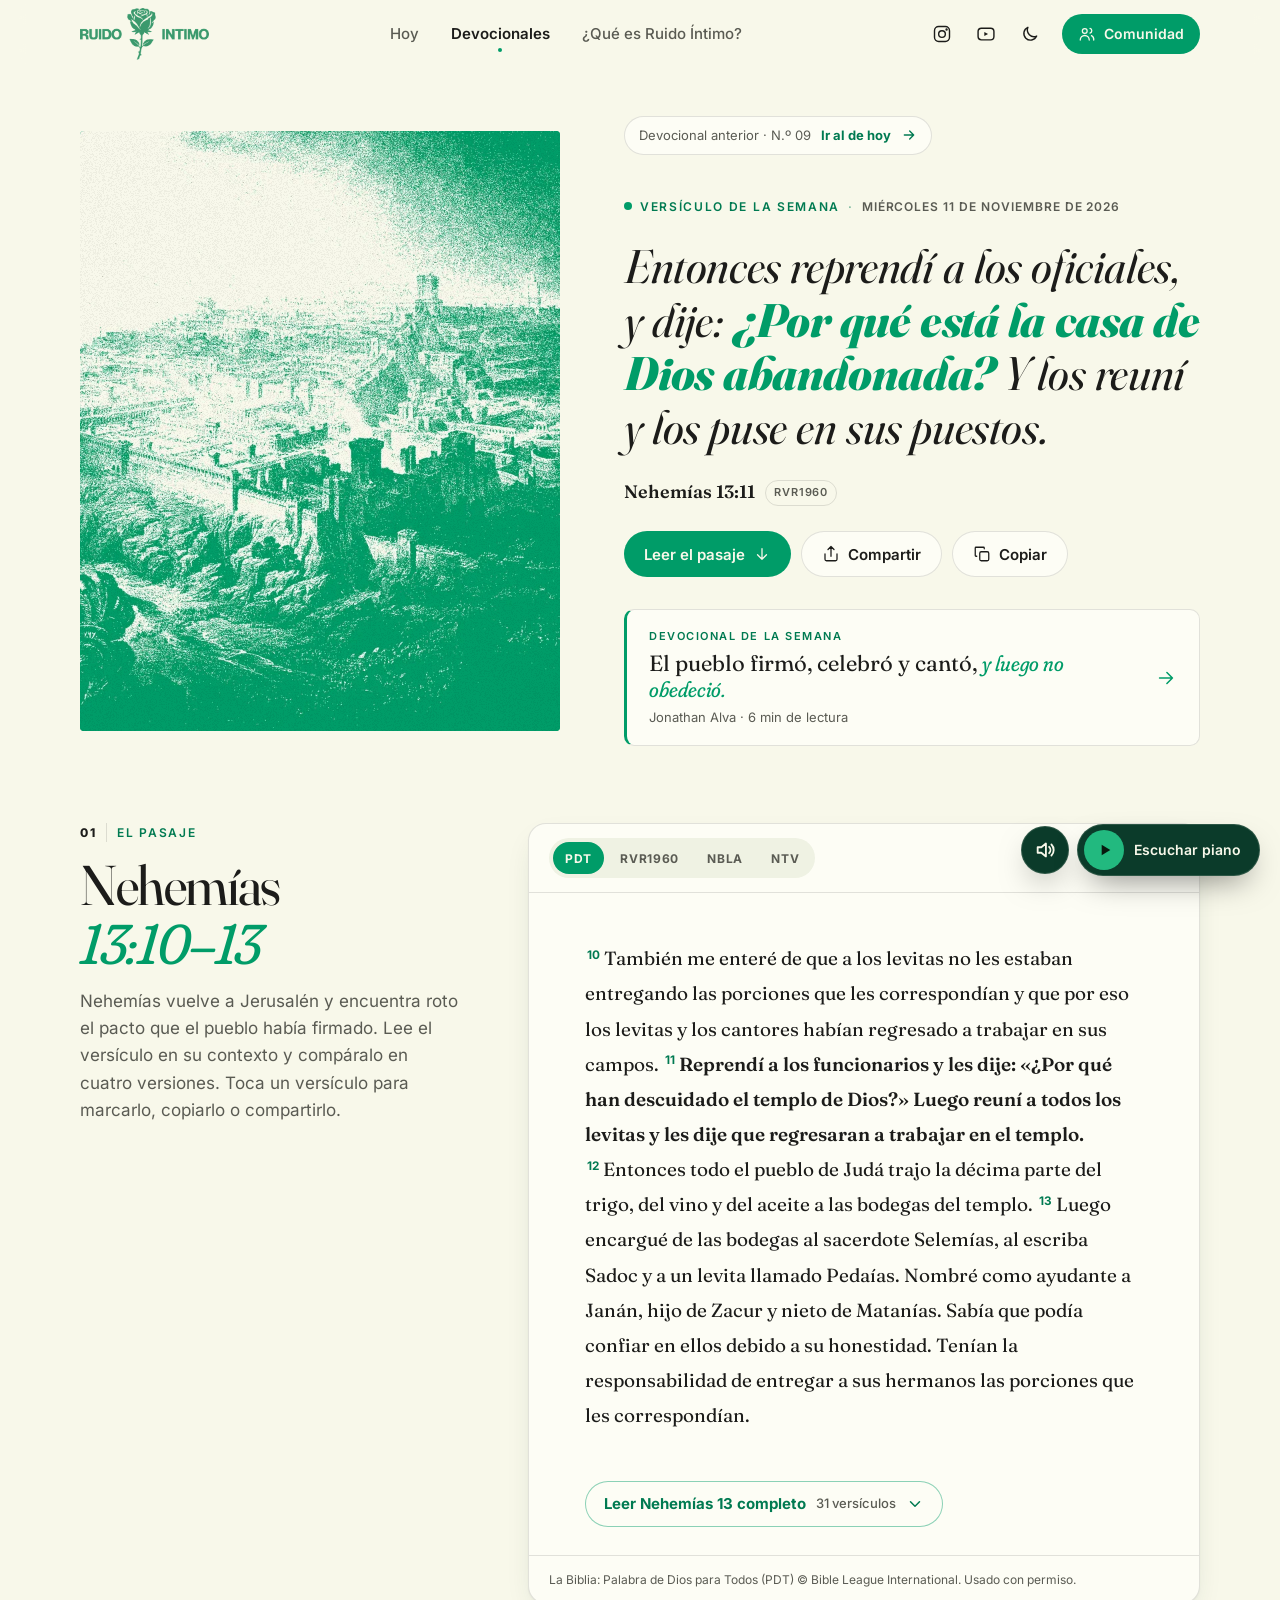
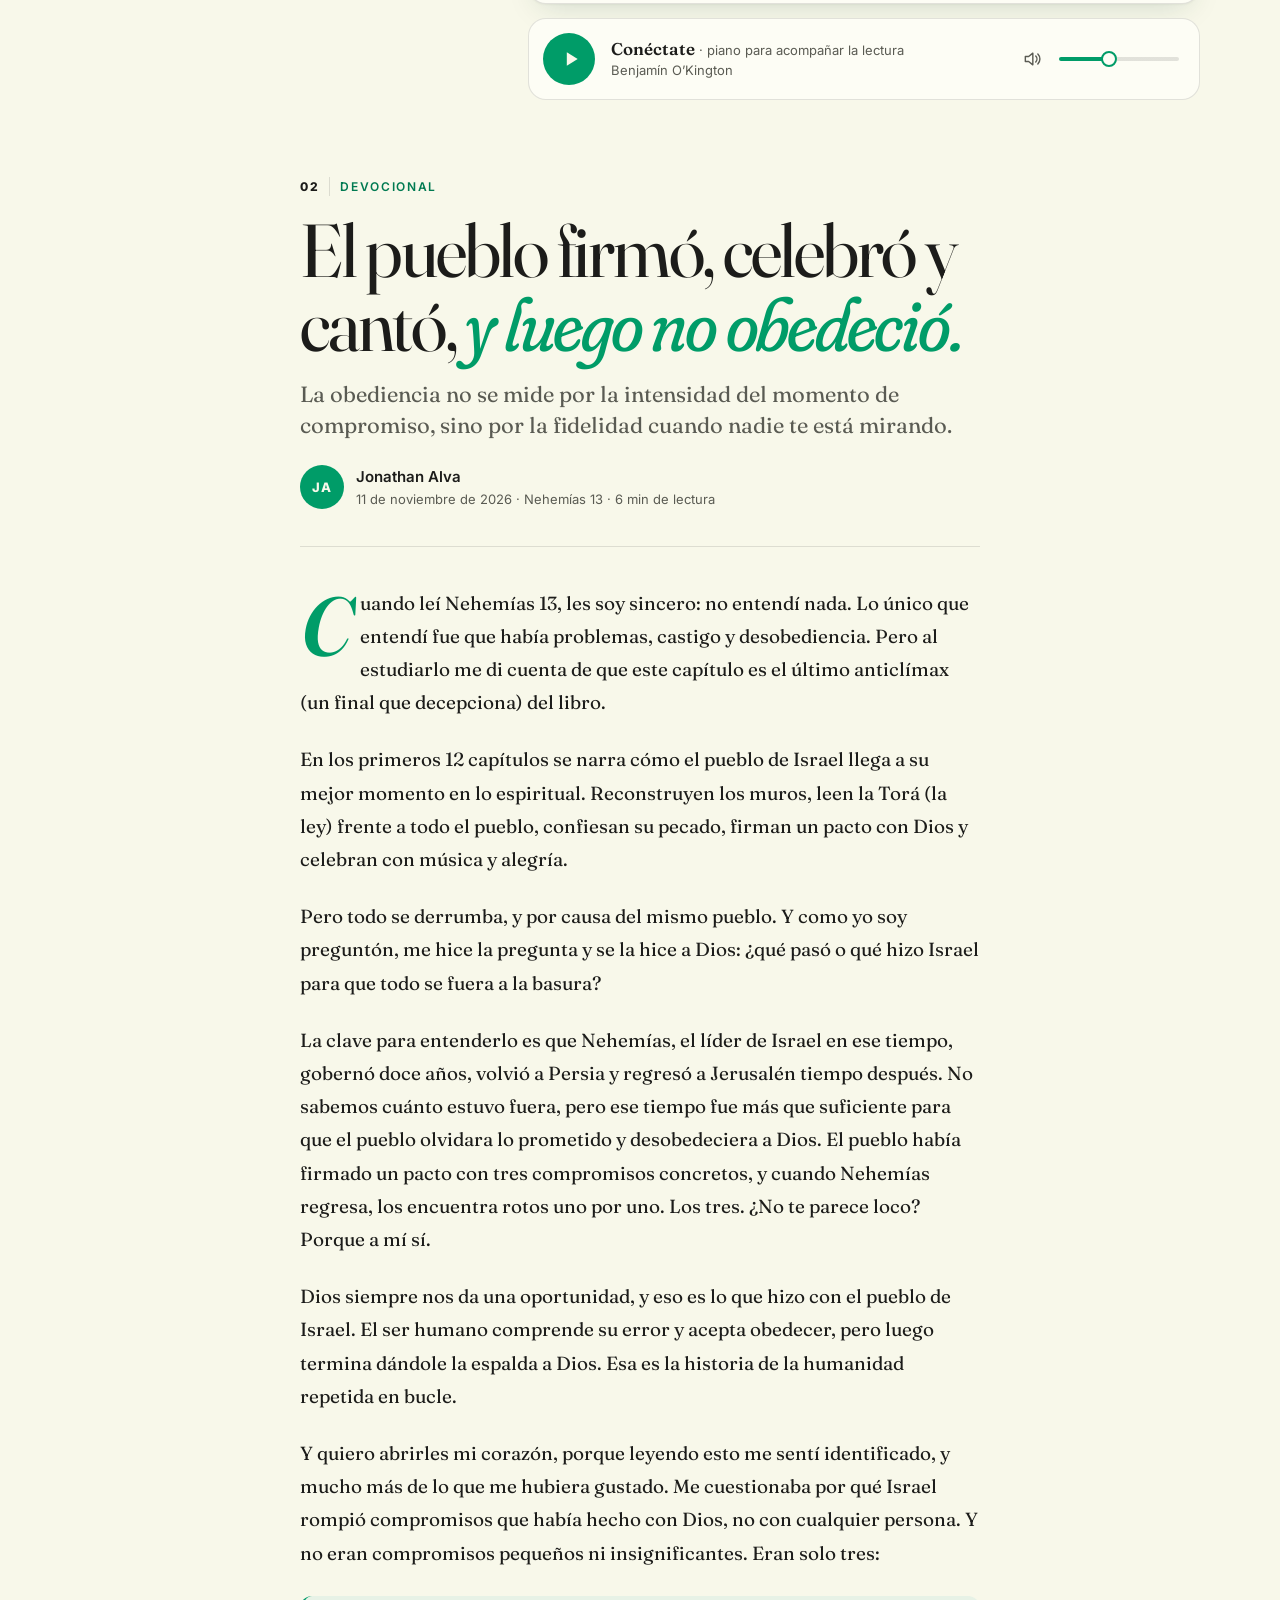
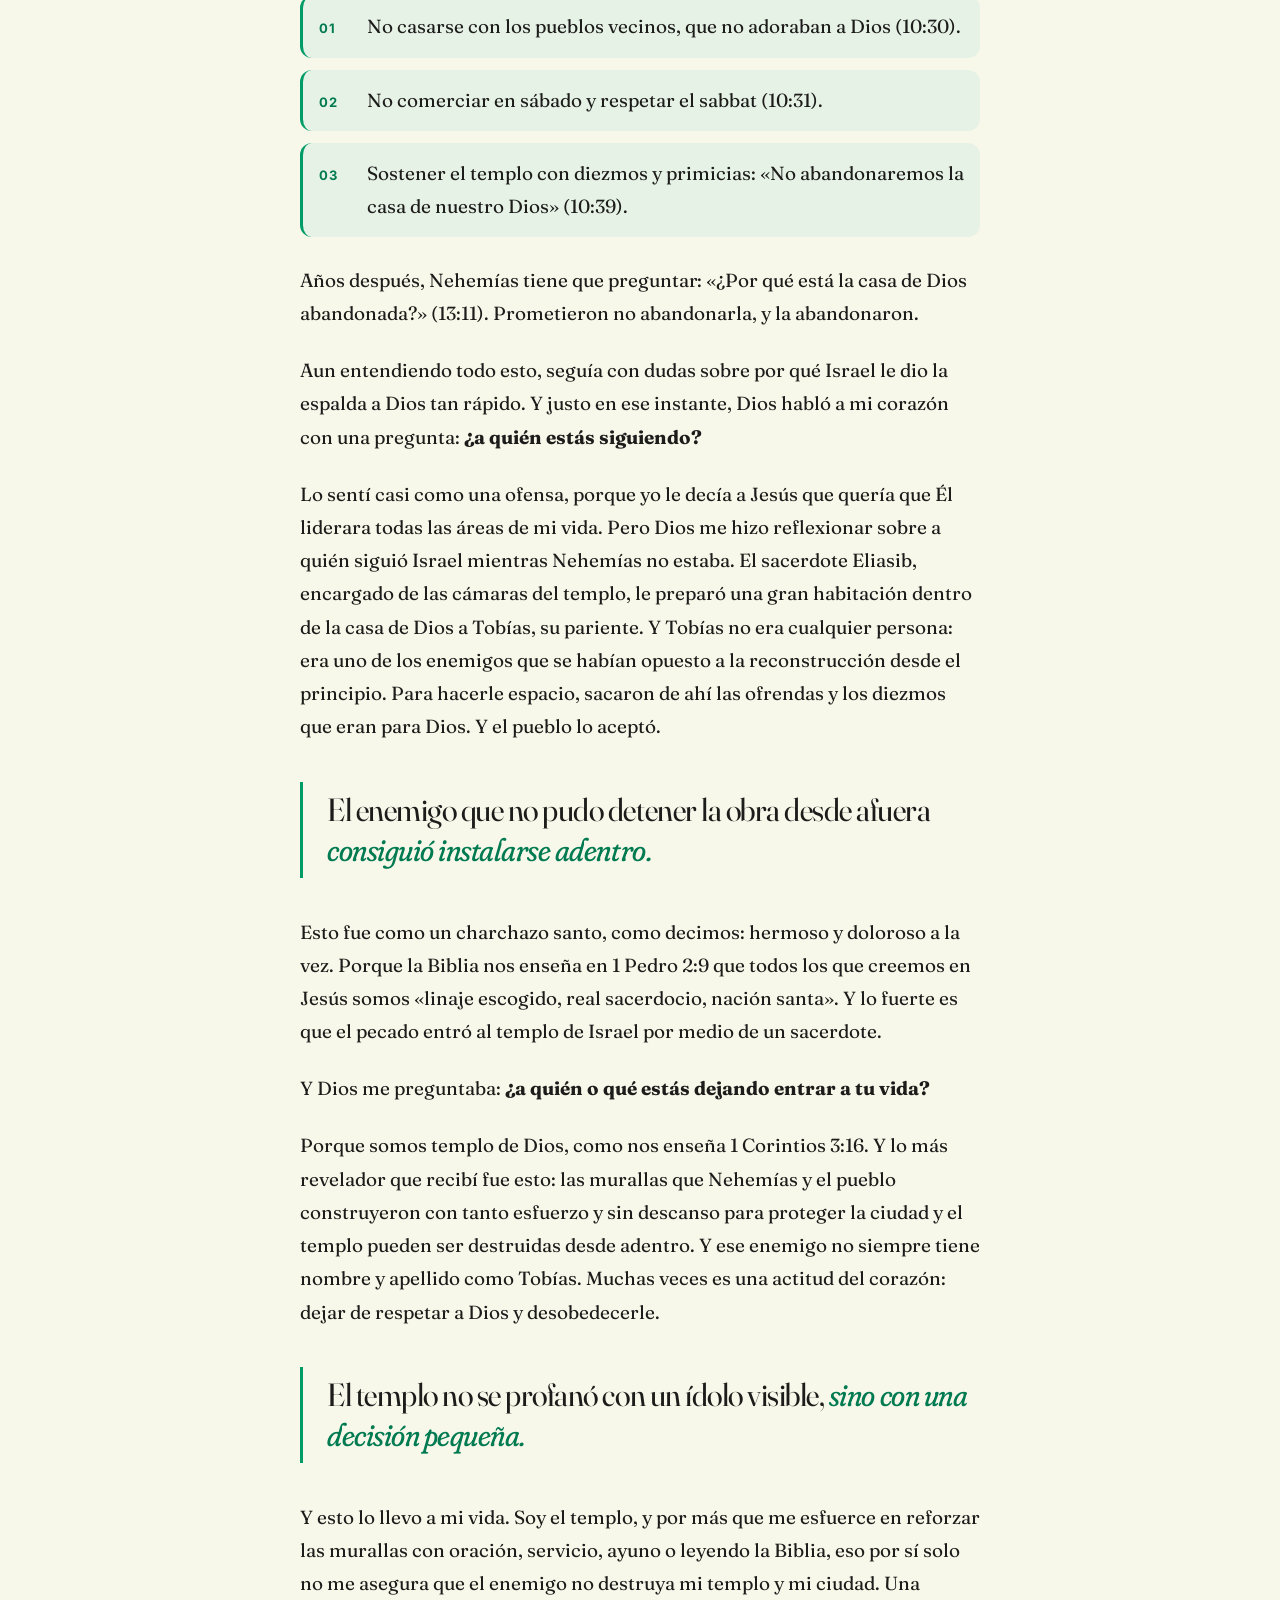
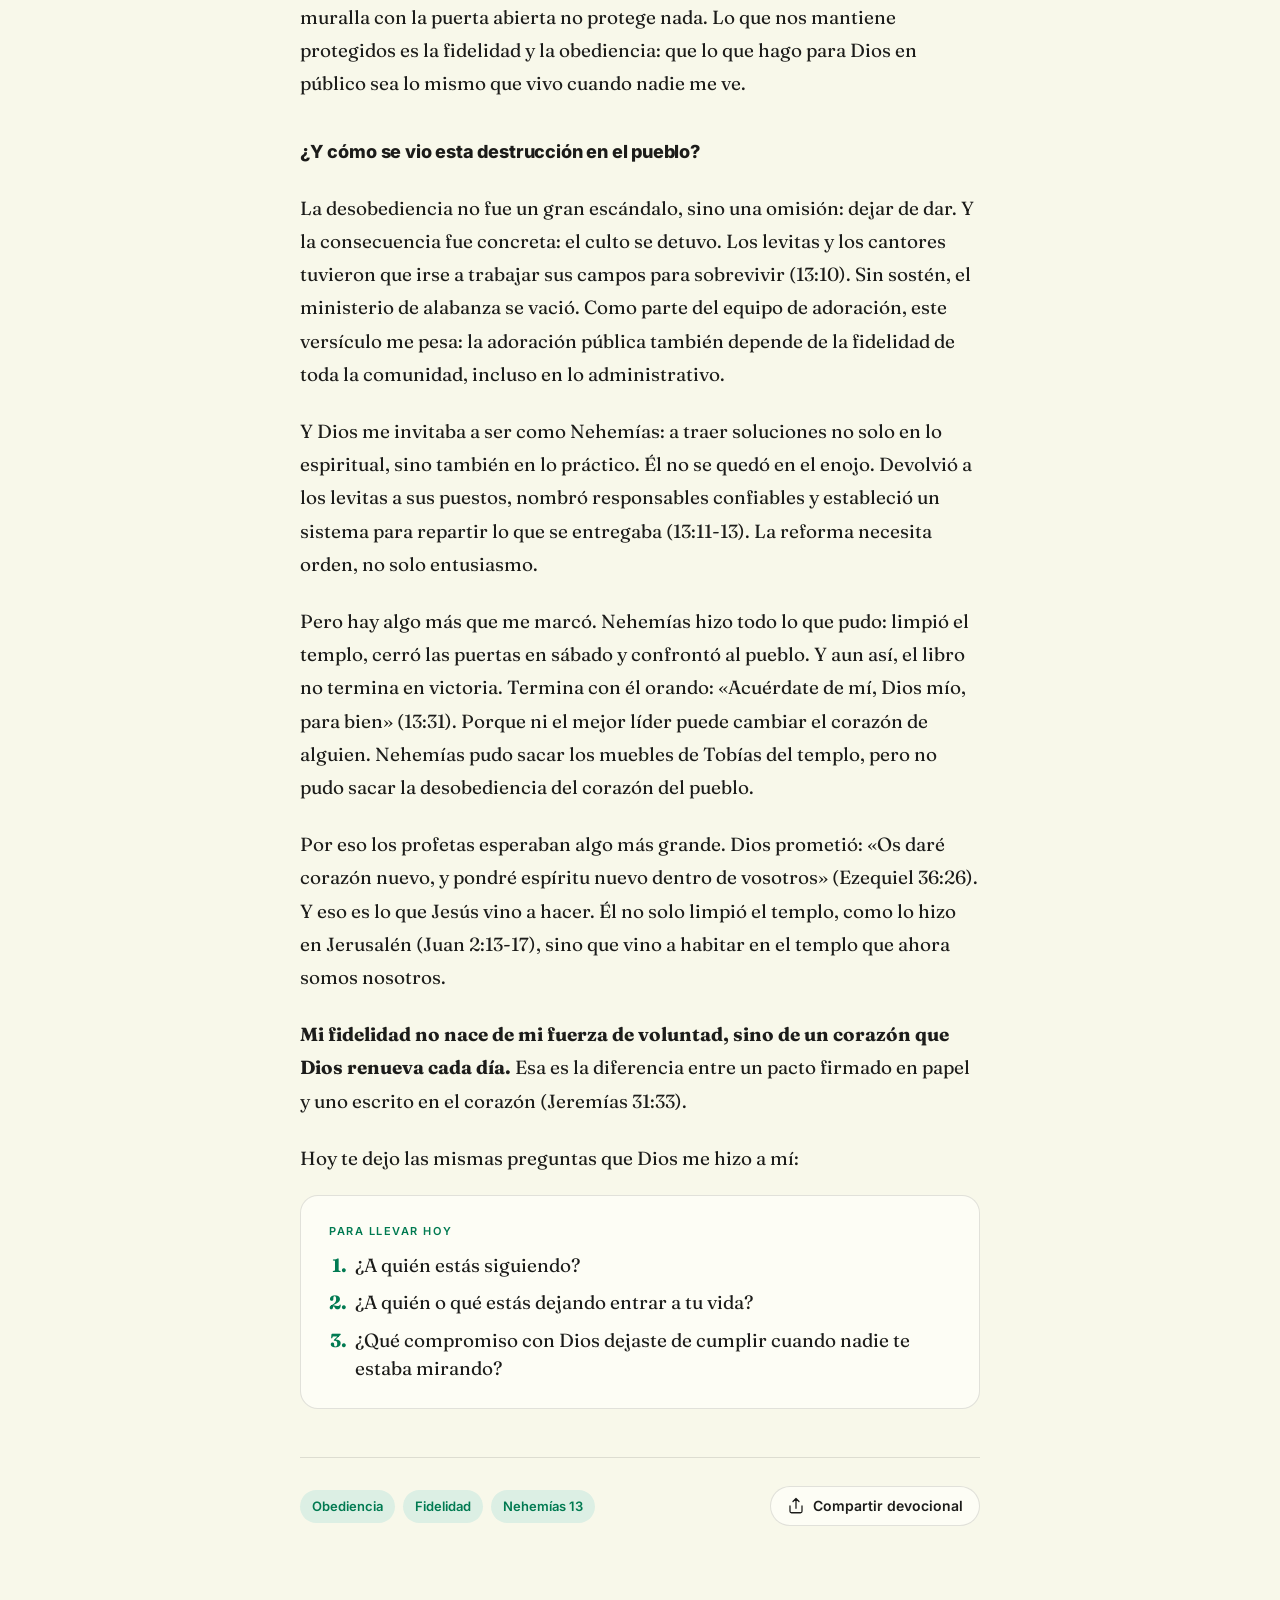
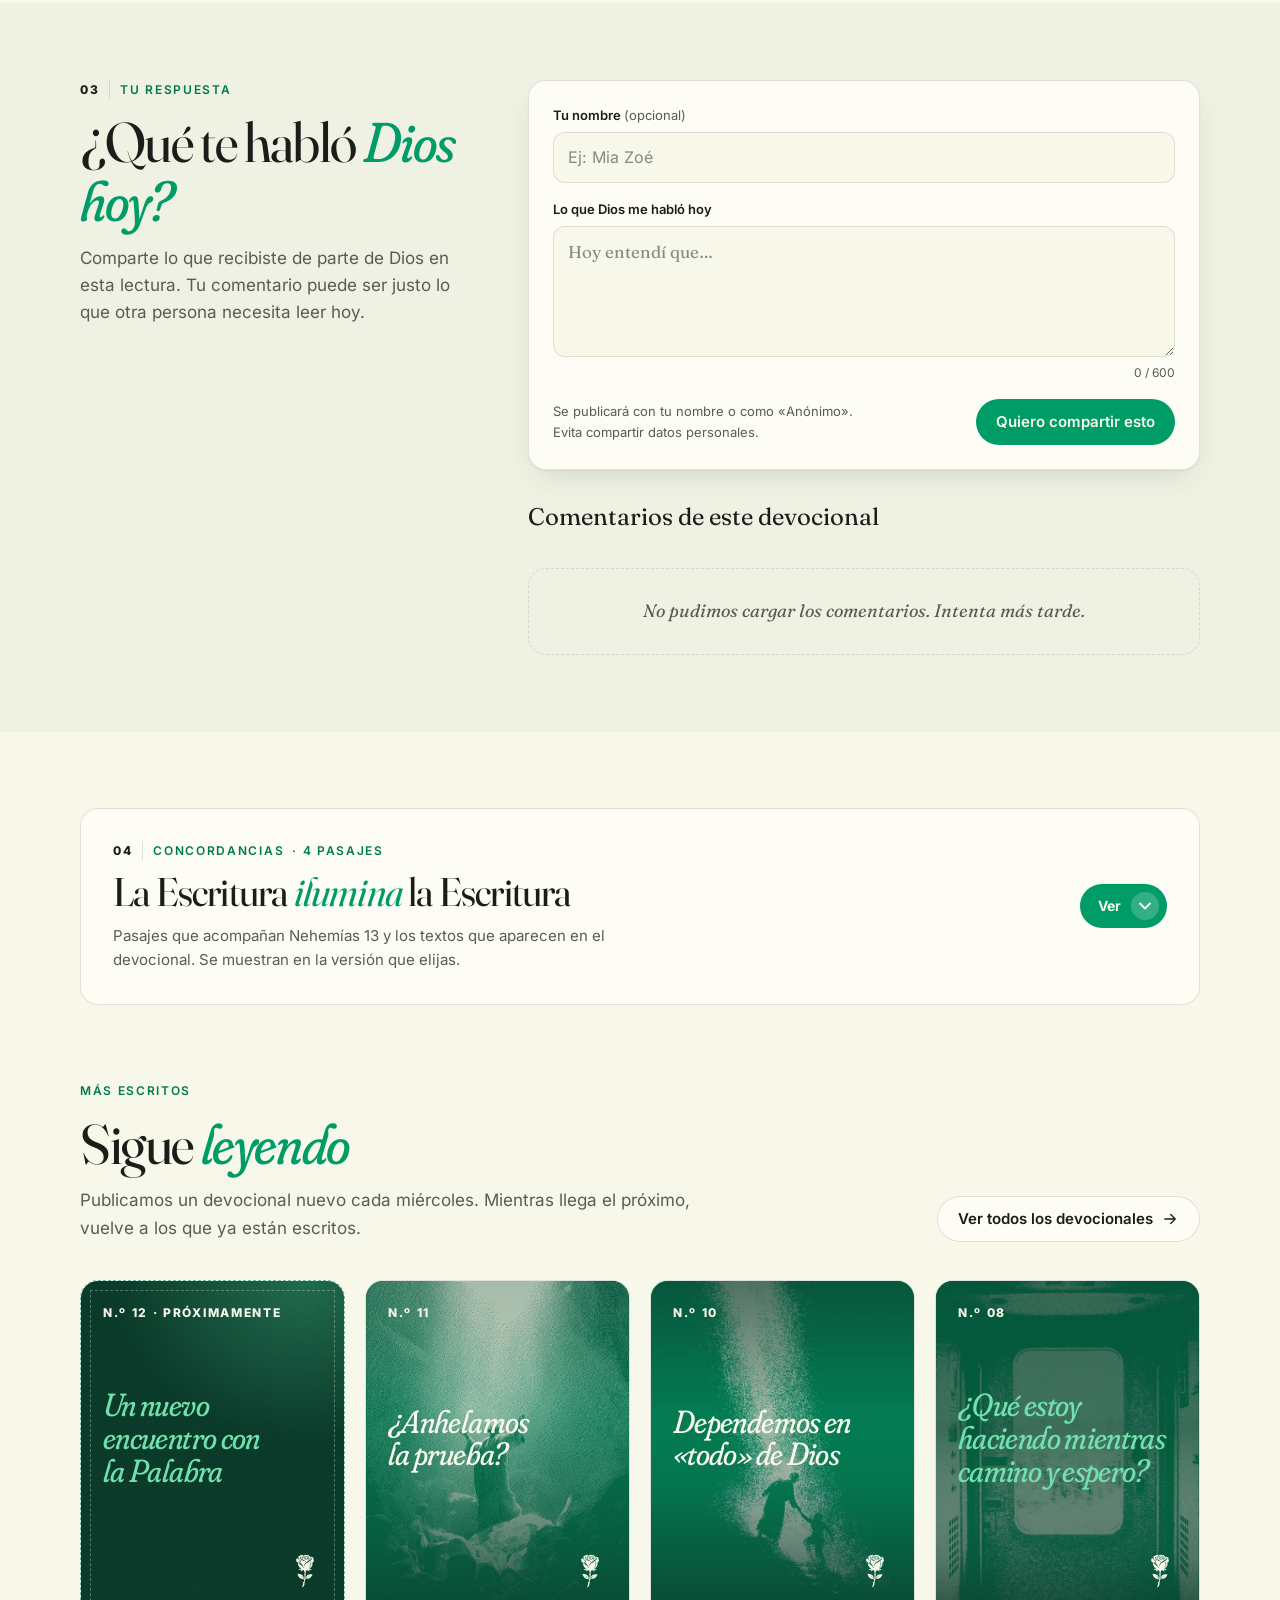
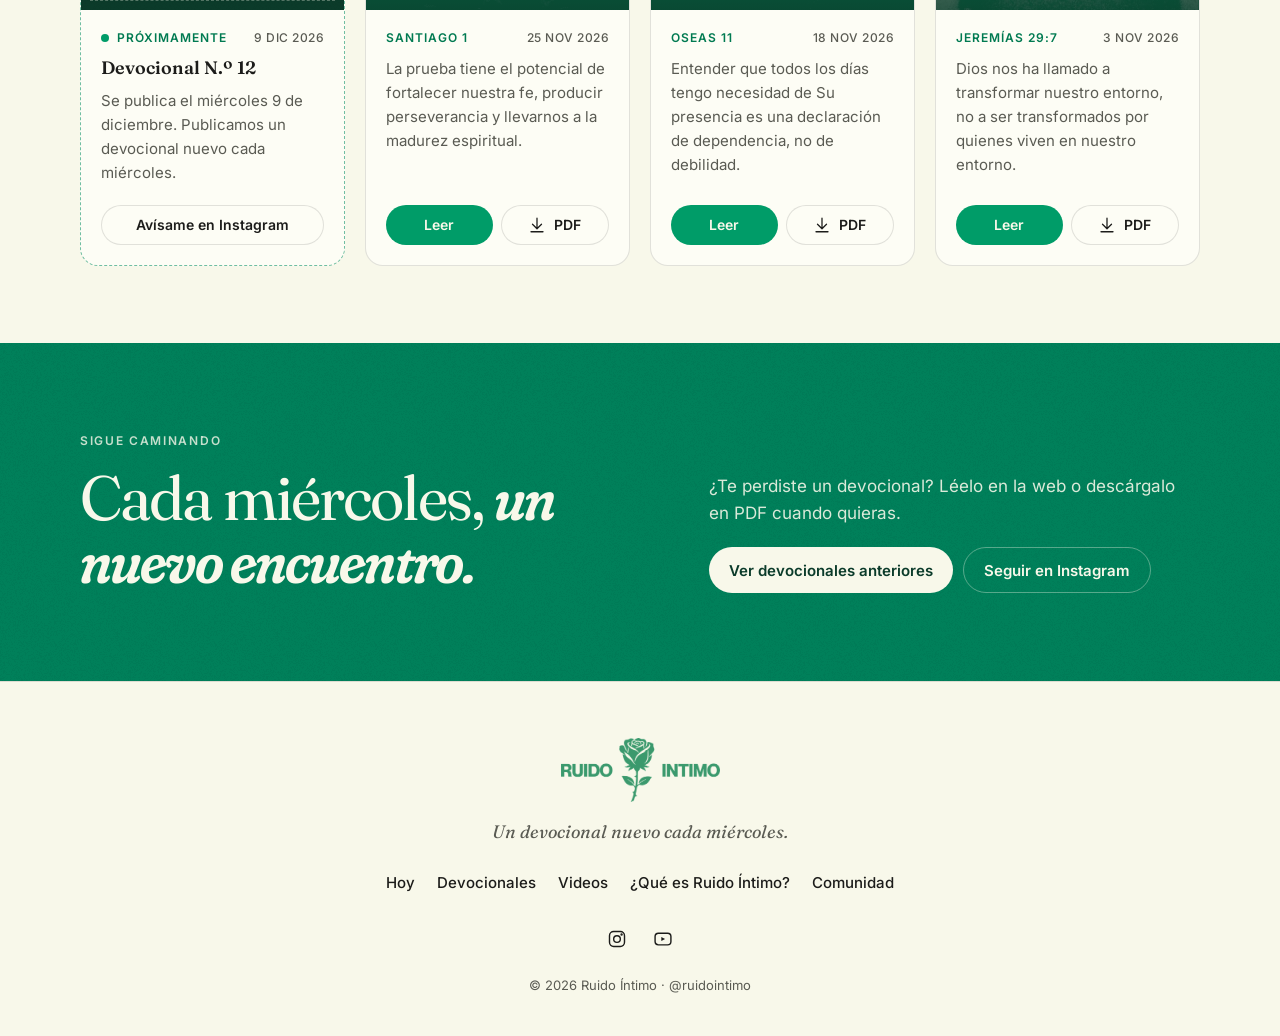
<file: semana-09.html>
<!DOCTYPE html>
<html lang="es">
<head>
  <meta charset="UTF-8">
  <meta name="viewport" content="width=device-width, initial-scale=1.0">
  <title>El pueblo firmó, celebró y cantó, y luego no obedeció · Ruido Íntimo</title>
  <meta name="description" content="Devocional N.º 09 de Ruido Íntimo sobre Nehemías 13: pasaje en cuatro versiones, concordancias y testimonios.">
  <meta name="theme-color" content="#F8F8EA" media="(prefers-color-scheme: light)">
  <meta name="theme-color" content="#0E1310" media="(prefers-color-scheme: dark)">

  <!-- Vista previa al compartir (WhatsApp, Instagram, Facebook) -->
  <meta property="og:type" content="website">
  <meta property="og:title" content="El pueblo firmó, celebró y cantó, y luego no obedeció · Ruido Íntimo">
  <meta property="og:description" content="Nehemías 13 — Devocional N.º 09.">
  <meta property="og:image" content="https://ruido-intimo.vercel.app/img/og-semana-09.jpg">
  <meta property="og:url" content="https://ruido-intimo.vercel.app/semana-09.html">
  <meta name="twitter:card" content="summary_large_image">

  <link rel="icon" href="img/favicon.png" type="image/png">
  <link rel="apple-touch-icon" href="img/apple-touch-icon.png">

  <!-- Tema guardado: se aplica antes de pintar para evitar parpadeo -->
  <script>
    document.documentElement.classList.add('js');
    try { var t = localStorage.getItem('ri-tema'); if (t) document.documentElement.setAttribute('data-tema', t); } catch (e) {}
  </script>

  <!-- Tipografías propias: se precargan las que se ven primero -->
  <link rel="preload" href="fonts/fraunces.woff2" as="font" type="font/woff2" crossorigin>
  <link rel="preload" href="fonts/fraunces-italic.woff2" as="font" type="font/woff2" crossorigin>
  <link rel="preload" href="fonts/inter.woff2" as="font" type="font/woff2" crossorigin>

  <!-- La imagen principal se precarga para que aparezca rápido -->
  <link rel="preload" as="image" href="img/semana-09-versiculo.webp" type="image/webp">

  <link rel="stylesheet" href="css/estilos.css">
</head>
<body>

  <a class="saltar" href="#contenido">Saltar al contenido</a>

  <!-- Barra de progreso de lectura (se llena al leer el devocional) -->
  <div class="progreso" aria-hidden="true"><span id="progreso-barra"></span></div>

  <!-- ============================================================
       CABECERA
  ============================================================ -->
  <header class="cabecera" id="cabecera">
    <div class="contenedor cabecera-inner">
      <!-- Logotipo: versión a color (modo día) y blanca (modo noche) -->
      <a href="index.html" class="marca" aria-label="Ruido Íntimo — inicio">
        <img class="logo logo-color"  src="img/logo-color-sm.png"  alt="" width="800" height="322">
        <img class="logo logo-blanco" src="img/logo-blanco-sm.png" alt="" width="800" height="322">
      </a>

      <nav class="nav" aria-label="Principal">
        <a href="index.html" class="nav-link">Hoy</a>
        <a href="archivo.html" class="nav-link" aria-current="page">Devocionales</a>
        <a href="que-es.html" class="nav-link">¿Qué es Ruido Íntimo?</a>
      </nav>

      <div class="cabecera-acciones">
        <a href="https://www.instagram.com/ruidointimo/" class="icono-btn" target="_blank" rel="noopener" aria-label="Instagram de Ruido Íntimo">
          <svg viewBox="0 0 24 24" aria-hidden="true"><rect x="3" y="3" width="18" height="18" rx="5"/><circle cx="12" cy="12" r="4"/><circle cx="17.5" cy="6.5" r=".6" fill="currentColor"/></svg>
        </a>
        <!-- REEMPLAZA el href por el link de tu canal de YouTube -->
        <a href="https://www.youtube.com/" class="icono-btn" target="_blank" rel="noopener" aria-label="Canal de YouTube de Ruido Íntimo">
          <svg viewBox="0 0 24 24" aria-hidden="true"><rect x="2.5" y="5" width="19" height="14" rx="4"/><path d="M10 9.5l4.5 2.5-4.5 2.5z" fill="currentColor" stroke="none"/></svg>
        </a>
        <button class="icono-btn" type="button" data-tema-toggle aria-label="Cambiar a modo noche">
          <svg class="ico-luna" viewBox="0 0 24 24" aria-hidden="true"><path d="M20 14.5A8 8 0 0 1 9.5 4a8 8 0 1 0 10.5 10.5z"/></svg>
          <svg class="ico-sol" viewBox="0 0 24 24" aria-hidden="true"><circle cx="12" cy="12" r="4"/><path d="M12 2v2M12 20v2M4.9 4.9l1.4 1.4M17.7 17.7l1.4 1.4M2 12h2M20 12h2M4.9 19.1l1.4-1.4M17.7 6.3l1.4-1.4"/></svg>
        </button>
        <a href="que-es.html#comunidad" class="btn btn-primario btn-sm btn-comunidad">
          <svg viewBox="0 0 24 24" aria-hidden="true"><circle cx="9" cy="8" r="3.2"/><path d="M3 20a6 6 0 0 1 12 0"/><path d="M16 4.6a3.2 3.2 0 0 1 0 6.2M18 14.2A6 6 0 0 1 21 20"/></svg>
          Comunidad
        </a>
      </div>
    </div>
  </header>


  <main id="contenido">

    <!-- ============================================================
         1. VERSÍCULO DEL DÍA
         Para publicar uno nuevo: cambia la imagen, el texto,
         la referencia y la fecha (data-fecha="AAAA-MM-DD").
    ============================================================ -->
    <section class="hoy" aria-labelledby="titulo-hoy">
      <div class="contenedor hoy-grid">

        <figure class="hoy-imagen entrada" style="--d:0">
          <picture>
            <source srcset="img/semana-09-versiculo.webp" type="image/webp">
            <img src="img/semana-09-versiculo.jpg" width="720" height="900"
                 alt="Pintura intervenida en verde: las murallas y el templo de Jerusalén bajo un cielo de humo" fetchpriority="high">
          </picture>
        </figure>

        <div class="hoy-texto">
          <!-- Aviso: este devocional es de una semana anterior -->
          <a href="index.html" class="aviso-anterior entrada" style="--d:0">
            <span>Devocional anterior · N.º 09</span>
            <strong>Ir al de hoy</strong>
            <svg viewBox="0 0 24 24" aria-hidden="true"><path d="M5 12h14M13 6l6 6-6 6"/></svg>
          </a>
          <p class="eyebrow entrada" style="--d:1">
            <span class="punto" aria-hidden="true"></span>
            <span id="titulo-hoy">Versículo de la semana</span>
            <span class="sep" aria-hidden="true">·</span>
            <time data-fecha="2026-11-11">11 de noviembre de 2026</time>
          </p>

          <blockquote class="versiculo-grande entrada" style="--d:2" id="versiculo-dia">
            <p>Entonces reprendí a los oficiales, y dije: <strong>¿Por qué está la casa de Dios abandonada?</strong> Y los reuní y los puse en sus puestos.</p>
          </blockquote>

          <p class="referencia entrada" style="--d:3">
            Nehemías 13:11 <span class="chip">RVR1960</span>
          </p>

          <div class="acciones entrada" style="--d:4">
            <a href="#pasaje" class="btn btn-primario">
              Leer el pasaje
              <svg viewBox="0 0 24 24" aria-hidden="true"><path d="M12 5v14M6 13l6 6 6-6"/></svg>
            </a>
            <button type="button" class="btn btn-borde" data-compartir data-texto="«Entonces reprendí a los oficiales, y dije: ¿Por qué está la casa de Dios abandonada? Y los reuní y los puse en sus puestos.» — Nehemías 13:11 (RVR1960)">
              <svg viewBox="0 0 24 24" aria-hidden="true"><path d="M4 12v7a2 2 0 0 0 2 2h12a2 2 0 0 0 2-2v-7M16 6l-4-4-4 4M12 2v13"/></svg>
              Compartir
            </button>
            <button type="button" class="btn btn-borde" data-copiar data-texto="«Entonces reprendí a los oficiales, y dije: ¿Por qué está la casa de Dios abandonada? Y los reuní y los puse en sus puestos.» — Nehemías 13:11 (RVR1960)">
              <svg viewBox="0 0 24 24" aria-hidden="true"><rect x="9" y="9" width="12" height="12" rx="2"/><path d="M5 15H4a1 1 0 0 1-1-1V4a1 1 0 0 1 1-1h10a1 1 0 0 1 1 1v1"/></svg>
              Copiar
            </button>
          </div>

          <!-- Acceso directo al devocional -->
          <a href="#devocional" class="tarjeta-devocional entrada" style="--d:5">
            <span class="tarjeta-devocional-etq">Devocional de la semana</span>
            <span class="tarjeta-devocional-titulo">El pueblo firmó, celebró y cantó, <em>y luego no obedeció.</em></span>
            <span class="tarjeta-devocional-meta">Jonathan Alva · 6 min de lectura</span>
            <svg class="flecha" viewBox="0 0 24 24" aria-hidden="true"><path d="M5 12h14M13 6l6 6-6 6"/></svg>
          </a>

        </div>

      </div>
    </section>


    <!-- ============================================================
         2. EL PASAJE — 4 versiones + piano de fondo
         Cada versión es un bloque .lector-texto con data-version.
         Toca un versículo para marcarlo, copiarlo o compartirlo.
    ============================================================ -->
    <section class="seccion" id="pasaje" aria-labelledby="titulo-pasaje">
      <div class="contenedor pasaje-grid">

        <header class="seccion-cabecera revelar">
          <p class="eyebrow"><span class="num">01</span> El pasaje</p>
          <h2 id="titulo-pasaje" class="titulo-seccion">Nehemías <em>13:10–13</em></h2>
          <p class="bajada">Nehemías vuelve a Jerusalén y encuentra roto el pacto que el pueblo había firmado. Lee el versículo en su contexto y compáralo en cuatro versiones. Toca un versículo para marcarlo, copiarlo o compartirlo.</p>
        </header>

        <div class="pasaje-columna">
          <article class="lector revelar" aria-label="Lectura bíblica Nehemías 13:10-13">
            <div class="lector-barra">
              <div class="versiones" role="tablist" aria-label="Versión de la Biblia">
                <button type="button" role="tab" class="version-tab" data-version="PDT" aria-selected="true" title="Palabra de Dios para Todos">PDT</button>
                <button type="button" role="tab" class="version-tab" data-version="RVR1960" aria-selected="false" title="Reina-Valera 1960">RVR1960</button>
                <button type="button" role="tab" class="version-tab" data-version="NBLA" aria-selected="false" title="Nueva Biblia de las Américas">NBLA</button>
                <button type="button" role="tab" class="version-tab" data-version="NTV" aria-selected="false" title="Nueva Traducción Viviente">NTV</button>
              </div>
              <div class="tamano" role="group" aria-label="Tamaño del texto">
                <button type="button" class="tamano-btn" data-tamano="-1" aria-label="Achicar texto">A<span>−</span></button>
                <button type="button" class="tamano-btn" data-tamano="1" aria-label="Agrandar texto">A<span>+</span></button>
              </div>
            </div>

            <div id="lector" data-libro="Nehemías 13">
              <!-- Reina-Valera 1960 -->
              <div class="lector-texto" role="tabpanel" data-version="RVR1960" data-nombre="Reina-Valera 1960" hidden
                   data-credito="Texto bíblico: Reina-Valera 1960 © Sociedades Bíblicas en América Latina, 1960. Renovado © Sociedades Bíblicas Unidas, 1988. Utilizado con permiso.">
                <p>
                  <span class="v" data-v="10" tabindex="0" role="button" aria-pressed="false"><sup>10</sup>Encontré asimismo que las porciones para los levitas no les habían sido dadas, y que los levitas y cantores que hacían el servicio habían huido cada uno a su heredad.</span>
                  <span class="v v-dia" data-v="11" tabindex="0" role="button" aria-pressed="false"><sup>11</sup>Entonces reprendí a los oficiales, y dije: ¿Por qué está la casa de Dios abandonada? Y los reuní y los puse en sus puestos.</span>
                  <span class="v" data-v="12" tabindex="0" role="button" aria-pressed="false"><sup>12</sup>Y todo Judá trajo el diezmo del grano, del vino y del aceite, a los almacenes.</span>
                  <span class="v" data-v="13" tabindex="0" role="button" aria-pressed="false"><sup>13</sup>Y puse por mayordomos de ellos al sacerdote Selemías y al escriba Sadoc, y de los levitas a Pedaías; y al servicio de ellos a Hanán hijo de Zacur, hijo de Matanías; porque eran tenidos por fieles, y ellos tenían que repartir a sus hermanos.</span>
                </p>
              </div>

              <!-- Nueva Biblia de las Américas -->
              <div class="lector-texto" role="tabpanel" data-version="NBLA" data-nombre="Nueva Biblia de las Américas" hidden
                   data-credito="Escritura tomada de la Nueva Biblia de las Américas (NBLA), © 2005 The Lockman Foundation. Usada con permiso.">
                <p>
                  <span class="v" data-v="10" tabindex="0" role="button" aria-pressed="false"><sup>10</sup>También descubrí que las porciones de los levitas no se les habían dado, por lo que los levitas y los cantores que hacían el servicio se habían ido, cada uno a su campo.</span>
                  <span class="v v-dia" data-v="11" tabindex="0" role="button" aria-pressed="false"><sup>11</sup>Por tanto, reprendí a los oficiales, y les dije: «¿Por qué está la casa de Dios abandonada?». Entonces reuní a los levitas y los restablecí en sus puestos.</span>
                  <span class="v" data-v="12" tabindex="0" role="button" aria-pressed="false"><sup>12</sup>Entonces todo Judá trajo el diezmo del cereal, del vino nuevo y del aceite a los almacenes.</span>
                  <span class="v" data-v="13" tabindex="0" role="button" aria-pressed="false"><sup>13</sup>Y puse al frente de los almacenes al sacerdote Selemías, al escriba Sadoc, y a Pedaías, uno de los levitas; además de estos estaba Hanán, hijo de Zacur, hijo de Matanías; porque se les consideraba dignos de confianza, y su responsabilidad era repartir las raciones a sus parientes.</span>
                </p>
              </div>

              <!-- Nueva Traducción Viviente -->
              <div class="lector-texto" role="tabpanel" data-version="NTV" data-nombre="Nueva Traducción Viviente" hidden
                   data-credito="Santa Biblia, Nueva Traducción Viviente (NTV), © Tyndale House Foundation, 2010. Usado con permiso.">
                <p>
                  <span class="v" data-v="10" tabindex="0" role="button" aria-pressed="false"><sup>10</sup>También descubrí que no se les había entregado a los levitas las porciones de comida que les correspondían, de manera que todos ellos y los cantores que debían dirigir los servicios de adoración habían regresado a trabajar en los campos.</span>
                  <span class="v v-dia" data-v="11" tabindex="0" role="button" aria-pressed="false"><sup>11</sup>Inmediatamente enfrenté a los dirigentes y les pregunté: «¿Por qué ha sido descuidado el templo de Dios?». Luego pedí a todos los levitas que regresaran y los reintegré para que cumplieran con sus obligaciones.</span>
                  <span class="v" data-v="12" tabindex="0" role="button" aria-pressed="false"><sup>12</sup>Entonces, una vez más, todo el pueblo de Judá comenzó a llevar sus diezmos de grano, de vino nuevo y de aceite de oliva a los depósitos del templo.</span>
                  <span class="v" data-v="13" tabindex="0" role="button" aria-pressed="false"><sup>13</sup>Como supervisores de los depósitos asigné al sacerdote Selemías, al escriba Sadoc y a Pedaías, uno de los levitas. Como ayudante de ellos nombré a Hanán, hijo de Zacur y nieto de Matanías. Estos hombres gozaban de una excelente reputación, y su tarea consistía en hacer distribuciones equitativas a sus compañeros levitas.</span>
                </p>
              </div>

              <!-- Palabra de Dios para Todos -->
              <div class="lector-texto" role="tabpanel" data-version="PDT" data-nombre="Palabra de Dios para Todos"
                   data-credito="La Biblia: Palabra de Dios para Todos (PDT) © Bible League International. Usado con permiso.">
                <p>
                  <span class="v" data-v="10" tabindex="0" role="button" aria-pressed="false"><sup>10</sup>También me enteré de que a los levitas no les estaban entregando las porciones que les correspondían y que por eso los levitas y los cantores habían regresado a trabajar en sus campos.</span>
                  <span class="v v-dia" data-v="11" tabindex="0" role="button" aria-pressed="false"><sup>11</sup>Reprendí a los funcionarios y les dije: «¿Por qué han descuidado el templo de Dios?» Luego reuní a todos los levitas y les dije que regresaran a trabajar en el templo.</span>
                  <span class="v" data-v="12" tabindex="0" role="button" aria-pressed="false"><sup>12</sup>Entonces todo el pueblo de Judá trajo la décima parte del trigo, del vino y del aceite a las bodegas del templo.</span>
                  <span class="v" data-v="13" tabindex="0" role="button" aria-pressed="false"><sup>13</sup>Luego encargué de las bodegas al sacerdote Selemías, al escriba Sadoc y a un levita llamado Pedaías. Nombré como ayudante a Janán, hijo de Zacur y nieto de Matanías. Sabía que podía confiar en ellos debido a su honestidad. Tenían la responsabilidad de entregar a sus hermanos las porciones que les correspondían.</span>
                </p>
              </div>
            </div>

            <!-- Capítulo completo: se despliega aquí mismo, antes y después del pasaje (js/capitulo.js) -->
            <div class="lector-capitulo" id="capitulo" data-libro="Nehemías" data-libro-id="16" data-cap="13" data-destacar="10-13" data-total="31">
              <p class="cap-estado" id="capitulo-estado" role="status" aria-live="polite" hidden></p>
              <button type="button" class="cap-btn" id="capitulo-btn" aria-expanded="false" aria-controls="lector">
                <span class="cap-btn-texto">Leer Nehemías 13 completo</span>
                <span class="cap-btn-meta">31 versículos</span>
                <svg class="cap-btn-flecha" viewBox="0 0 24 24" aria-hidden="true"><path d="M6 9l6 6 6-6"/></svg>
              </button>
              <!-- Capítulo incluido en la página (se abre al instante y sin conexión). Las demás versiones se cargan en línea. -->
              <script type="application/json" id="capitulo-local">{"PDT": [{"verse": 1, "text": "Aquel día se leyó el libro de Moisés a la gente y encontraron en él una ley que decía que ningún amonita o moabita debía participar en las reuniones de adoración a Dios."}, {"verse": 2, "text": "Esa ley se escribió porque esa gente no les había brindado a los israelitas pan ni agua y porque habían contratado a Balán para que hiciera una maldición en contra del pueblo de Israel. Pero nuestro Dios convirtió esa maldición en una bendición para nosotros."}, {"verse": 3, "text": "Cuando escucharon esa ley, separaron de inmediato de Israel a todos los que se habían mezclado con extranjeros."}, {"verse": 4, "text": "Pero antes de eso Eliasib, el sacerdote encargado de las bodegas del templo de nuestro Dios, le había dado a su pariente Tobías un cuarto grande que se usaba como bodega."}, {"verse": 5, "text": "Allí se guardaban las ofrendas de trigo, el incienso, los utensilios del templo y la décima parte del trigo, del vino y del aceite para los levitas, los cantores y los porteros. Allí también se guardaban los regalos para los sacerdotes."}, {"verse": 6, "text": "Cuando sucedió todo esto, yo no estaba en Jerusalén porque en el año treinta y dos del reinado de Artajerjes, rey de Babilonia, yo había regresado al servicio del rey. Después, le pedí permiso al rey para regresar a Jerusalén."}, {"verse": 7, "text": "Así que regresé a Jerusalén y allí descubrí el mal que Eliasib había hecho dándole un cuarto a Tobías en el templo de nuestro Dios."}, {"verse": 8, "text": "Me enojé mucho por eso y arrojé todas las cosas de Tobías a la calle."}, {"verse": 9, "text": "Luego ordené que esos cuartos fueran purificados y puse de nuevo allí los utensilios del templo de Dios, junto con las ofrendas de trigo y el incienso."}, {"verse": 10, "text": "También me enteré de que a los levitas no les estaban entregando las porciones que les correspondían y que por eso los levitas y los cantores habían regresado a trabajar en sus campos."}, {"verse": 11, "text": "Reprendí a los funcionarios y les dije: «¿Por qué han descuidado el templo de Dios?» Luego reuní a todos los levitas y les dije que regresaran a trabajar en el templo."}, {"verse": 12, "text": "Entonces todo el pueblo de Judá trajo la décima parte del trigo, del vino y del aceite a las bodegas del templo."}, {"verse": 13, "text": "Luego encargué de las bodegas al sacerdote Selemías, al escriba Sadoc y a un levita llamado Pedaías. Nombré como ayudante a Janán, hijo de Zacur y nieto de Matanías. Sabía que podía confiar en ellos debido a su honestidad. Tenían la responsabilidad de entregar a sus hermanos las porciones que les correspondían."}, {"verse": 14, "text": "Ten presente, Dios mío, todo lo que hice y no te olvides de las buenas obras que he hecho por el templo de mi Dios y por su servicio."}, {"verse": 15, "text": "En aquellos días vi en Judá gente que estaba haciendo vino en el día de descanso, y traían montones de trigo y lo cargaban sobre los burros. Vi gente el día de descanso cargando vino, uvas, higos y toda clase de cosas para llevarlo a Jerusalén. Así que les reprendí y les advertí que no debían comerciar en día de descanso."}, {"verse": 16, "text": "Algunos de la ciudad de Tiro que vivían en Judá traían pescado y toda clase de mercancías, y las vendían el día de descanso a la gente de Judá y Jerusalén."}, {"verse": 17, "text": "Discutí con los dirigentes de Judá y les dije: «¿Qué es lo que están haciendo? Están profanando el día de descanso convirtiéndolo en otro día normal."}, {"verse": 18, "text": "¿Acaso no saben que sus antepasados hicieron lo mismo y que por eso nuestro Dios trajo todo ese desastre sobre nosotros y sobre esta ciudad? Ahora ustedes están trayendo más desgracia a Israel profanando el día de descanso»."}, {"verse": 19, "text": "Entonces ordené que cada viernes en la tarde, antes de que oscureciera, los porteros cerraran y aseguraran las puertas de Jerusalén y que no se abrieran sino hasta después del día de descanso. Puse a algunos de mis hombres en las entradas para impedir que pasara carga alguna a la ciudad el día de descanso."}, {"verse": 20, "text": "Una o dos veces los comerciantes y vendedores de toda clase de artículos tuvieron que pasar la noche fuera de Jerusalén."}, {"verse": 21, "text": "Yo les advertí que si volvían a permanecer durante la noche frente a la muralla serían arrestados. De ahí en adelante no volvieron a vender su mercancía el día de descanso."}, {"verse": 22, "text": "Luego les dije a los levitas que debían purificarse e ir a vigilar las entradas para mantener el día de descanso como un día sagrado. Dios mío, recuérdame por esto, se bueno conmigo y muéstrame la grandeza de tu fiel amor."}, {"verse": 23, "text": "En esos días también me di cuenta que algunos judíos se habían casado con mujeres de Asdod, Amón y Moab."}, {"verse": 24, "text": "La mitad de los hijos de esos matrimonios no hablaban el idioma de Judá sino el idioma de Asdod, Amón o Moab."}, {"verse": 25, "text": "Por eso los reprendí, los maldije y hasta golpeé a algunos de sus hombres y les arranqué el cabello. Les hice prometer en el nombre de Dios que sus hijas no se casarían con los hijos de esa gente de otros pueblos y que las hijas de esa gente no se casarían con sus hijos."}, {"verse": 26, "text": "Les dije que se acordaran del rey Salomón. Entre todas las naciones nunca hubo un rey como él. Dios lo había elegido como soberano de Israel, pero mujeres extranjeras hicieron que él pecara."}, {"verse": 27, "text": "Les dije que no estaban siendo fieles a Dios por estar cometiendo nuevamente el mismo pecado."}, {"verse": 28, "text": "Uno de los hijos de Joyadá hijo de Eliasib, el sumo sacerdote, era yerno de Sambalat el horonita, así que lo obligué a salir del lugar y a huir."}, {"verse": 29, "text": "Dios mío, ten presente a esa gente y dales su castigo porque contaminaron el sacerdocio y no cumplieron el pacto que habían hecho con los sacerdotes y los levitas."}, {"verse": 30, "text": "Así que yo purifiqué a los sacerdotes y a los levitas de todas las cosas extrañas que les habían enseñado los extranjeros y le asigné sus funciones a cada uno."}, {"verse": 31, "text": "También me aseguré de que el pueblo trajera sus ofrendas de madera y los primeros frutos en los días que les correspondía. Dios mío, tenme presente por haber hecho todo eso y bendíceme."}]}</script>
            </div>

            <p class="lector-credito" id="lector-credito">
              La Biblia: Palabra de Dios para Todos (PDT) © Bible League International. Usado con permiso.
            </p>
          </article>

          <!-- Reproductor: piano de fondo para acompañar la lectura -->
          <div class="piano revelar" id="piano" data-src="audio/conectate-benjamin-okington-2.mp3" data-titulo="Conéctate" data-artista="Benjamín O’Kington">
            <!-- data-src: pista que suena de fondo. Si lo dejas vacío, se usa un piano generado en vivo -->
            <button type="button" class="piano-play" id="piano-play" aria-label="Reproducir piano de fondo" aria-pressed="false">
              <svg class="ico-play" viewBox="0 0 24 24" aria-hidden="true"><path d="M7 4l13 8-13 8z"/></svg>
              <svg class="ico-pausa" viewBox="0 0 24 24" aria-hidden="true"><path d="M7 4h3.5v16H7zM13.5 4H17v16h-3.5z"/></svg>
            </button>
            <div class="piano-info">
              <p class="piano-titulo">Conéctate <span>· piano para acompañar la lectura</span></p>
              <p class="piano-estado" id="piano-estado">Benjamín O’Kington</p>
              <span class="piano-ondas" aria-hidden="true"><i></i><i></i><i></i><i></i><i></i></span>
            </div>
            <div class="piano-volumen">
              <button type="button" class="piano-mute" id="piano-mute" aria-label="Silenciar">
                <svg class="ico-vol" viewBox="0 0 24 24" aria-hidden="true"><path d="M4 9h4l5-4v14l-5-4H4z"/><path d="M16.5 8.5a5 5 0 0 1 0 7M19 6a8.5 8.5 0 0 1 0 12"/></svg>
                <svg class="ico-mute" viewBox="0 0 24 24" aria-hidden="true"><path d="M4 9h4l5-4v14l-5-4H4z"/><path d="M17 9l5 6M22 9l-5 6"/></svg>
              </button>
              <label class="sr-only" for="piano-vol">Volumen del piano</label>
              <input type="range" id="piano-vol" min="0" max="100" value="40" step="1">
            </div>
          </div>
        </div>

      </div>
    </section>


    <!-- ============================================================
         3. DEVOCIONAL (tu escrito)
    ============================================================ -->
    <section class="seccion" id="devocional" aria-labelledby="titulo-devocional">
      <article class="devocional" id="devocional-articulo">

        <!-- Texto del autor: ordenado y con ortografía corregida, sin cambiar su voz -->
        <header class="devocional-cabecera revelar">
          <p class="eyebrow"><span class="num">02</span> Devocional</p>
          <h2 id="titulo-devocional" class="devocional-titulo">El pueblo firmó, celebró y cantó, <em>y luego no obedeció.</em></h2>
          <p class="devocional-bajada">La obediencia no se mide por la intensidad del momento de compromiso, sino por la fidelidad cuando nadie te está mirando.</p>

          <div class="autor">
            <span class="autor-avatar" aria-hidden="true">JA</span>
            <div>
              <p class="autor-nombre">Jonathan Alva</p>
              <p class="autor-meta"><time data-fecha="2026-11-11">11 de noviembre de 2026</time> · Nehemías 13 · 6 min de lectura</p>
            </div>
          </div>
        </header>

        <div class="devocional-cuerpo" id="devocional-cuerpo">
          <p class="capitular">Cuando leí Nehemías 13, les soy sincero: no entendí nada. Lo único que entendí fue que había problemas, castigo y desobediencia. Pero al estudiarlo me di cuenta de que este capítulo es el último anticlímax (un final que decepciona) del libro.</p>

          <p>En los primeros 12 capítulos se narra cómo el pueblo de Israel llega a su mejor momento en lo espiritual. Reconstruyen los muros, leen la Torá (la ley) frente a todo el pueblo, confiesan su pecado, firman un pacto con Dios y celebran con música y alegría.</p>

          <p>Pero todo se derrumba, y por causa del mismo pueblo. Y como yo soy preguntón, me hice la pregunta y se la hice a Dios: ¿qué pasó o qué hizo Israel para que todo se fuera a la basura?</p>

          <p>La clave para entenderlo es que Nehemías, el líder de Israel en ese tiempo, gobernó doce años, volvió a Persia y regresó a Jerusalén tiempo después. No sabemos cuánto estuvo fuera, pero ese tiempo fue más que suficiente para que el pueblo olvidara lo prometido y desobedeciera a Dios. El pueblo había firmado un pacto con tres compromisos concretos, y cuando Nehemías regresa, los encuentra rotos uno por uno. Los tres. ¿No te parece loco? Porque a mí sí.</p>

          <p>Dios siempre nos da una oportunidad, y eso es lo que hizo con el pueblo de Israel. El ser humano comprende su error y acepta obedecer, pero luego termina dándole la espalda a Dios. Esa es la historia de la humanidad repetida en bucle.</p>

          <p>Y quiero abrirles mi corazón, porque leyendo esto me sentí identificado, y mucho más de lo que me hubiera gustado. Me cuestionaba por qué Israel rompió compromisos que había hecho con Dios, no con cualquier persona. Y no eran compromisos pequeños ni insignificantes. Eran solo tres:</p>

          <ol class="lista-pacto">
            <li>No casarse con los pueblos vecinos, que no adoraban a Dios (10:30).</li>
            <li>No comerciar en sábado y respetar el sabbat (10:31).</li>
            <li>Sostener el templo con diezmos y primicias: «No abandonaremos la casa de nuestro Dios» (10:39).</li>
          </ol>

          <p>Años después, Nehemías tiene que preguntar: «¿Por qué está la casa de Dios abandonada?» (13:11). Prometieron no abandonarla, y la abandonaron.</p>

          <p>Aun entendiendo todo esto, seguía con dudas sobre por qué Israel le dio la espalda a Dios tan rápido. Y justo en ese instante, Dios habló a mi corazón con una pregunta: <strong>¿a quién estás siguiendo?</strong></p>

          <p>Lo sentí casi como una ofensa, porque yo le decía a Jesús que quería que Él liderara todas las áreas de mi vida. Pero Dios me hizo reflexionar sobre a quién siguió Israel mientras Nehemías no estaba. El sacerdote Eliasib, encargado de las cámaras del templo, le preparó una gran habitación dentro de la casa de Dios a Tobías, su pariente. Y Tobías no era cualquier persona: era uno de los enemigos que se habían opuesto a la reconstrucción desde el principio. Para hacerle espacio, sacaron de ahí las ofrendas y los diezmos que eran para Dios. Y el pueblo lo aceptó.</p>

          <blockquote class="cita-destacada revelar">
            <p>El enemigo que no pudo detener la obra desde afuera <em>consiguió instalarse adentro.</em></p>
          </blockquote>

          <p>Esto fue como un charchazo santo, como decimos: hermoso y doloroso a la vez. Porque la Biblia nos enseña en 1 Pedro 2:9 que todos los que creemos en Jesús somos «linaje escogido, real sacerdocio, nación santa». Y lo fuerte es que el pecado entró al templo de Israel por medio de un sacerdote.</p>

          <p>Y Dios me preguntaba: <strong>¿a quién o qué estás dejando entrar a tu vida?</strong></p>

          <p>Porque somos templo de Dios, como nos enseña 1 Corintios 3:16. Y lo más revelador que recibí fue esto: las murallas que Nehemías y el pueblo construyeron con tanto esfuerzo y sin descanso para proteger la ciudad y el templo pueden ser destruidas desde adentro. Y ese enemigo no siempre tiene nombre y apellido como Tobías. Muchas veces es una actitud del corazón: dejar de respetar a Dios y desobedecerle.</p>

          <blockquote class="cita-destacada revelar">
            <p>El templo no se profanó con un ídolo visible, <em>sino con una decisión pequeña.</em></p>
          </blockquote>

          <p>Y esto lo llevo a mi vida. Soy el templo, y por más que me esfuerce en reforzar las murallas con oración, servicio, ayuno o leyendo la Biblia, eso por sí solo no me asegura que el enemigo no destruya mi templo y mi ciudad. Una muralla con la puerta abierta no protege nada. Lo que nos mantiene protegidos es la fidelidad y la obediencia: que lo que hago para Dios en público sea lo mismo que vivo cuando nadie me ve.</p>

          <h3>¿Y cómo se vio esta destrucción en el pueblo?</h3>

          <p>La desobediencia no fue un gran escándalo, sino una omisión: dejar de dar. Y la consecuencia fue concreta: el culto se detuvo. Los levitas y los cantores tuvieron que irse a trabajar sus campos para sobrevivir (13:10). Sin sostén, el ministerio de alabanza se vació. Como parte del equipo de adoración, este versículo me pesa: la adoración pública también depende de la fidelidad de toda la comunidad, incluso en lo administrativo.</p>

          <p>Y Dios me invitaba a ser como Nehemías: a traer soluciones no solo en lo espiritual, sino también en lo práctico. Él no se quedó en el enojo. Devolvió a los levitas a sus puestos, nombró responsables confiables y estableció un sistema para repartir lo que se entregaba (13:11-13). La reforma necesita orden, no solo entusiasmo.</p>

          <p>Pero hay algo más que me marcó. Nehemías hizo todo lo que pudo: limpió el templo, cerró las puertas en sábado y confrontó al pueblo. Y aun así, el libro no termina en victoria. Termina con él orando: «Acuérdate de mí, Dios mío, para bien» (13:31). Porque ni el mejor líder puede cambiar el corazón de alguien. Nehemías pudo sacar los muebles de Tobías del templo, pero no pudo sacar la desobediencia del corazón del pueblo.</p>

          <p>Por eso los profetas esperaban algo más grande. Dios prometió: «Os daré corazón nuevo, y pondré espíritu nuevo dentro de vosotros» (Ezequiel 36:26). Y eso es lo que Jesús vino a hacer. Él no solo limpió el templo, como lo hizo en Jerusalén (Juan 2:13-17), sino que vino a habitar en el templo que ahora somos nosotros.</p>

          <p><strong>Mi fidelidad no nace de mi fuerza de voluntad, sino de un corazón que Dios renueva cada día.</strong> Esa es la diferencia entre un pacto firmado en papel y uno escrito en el corazón (Jeremías 31:33).</p>

          <p>Hoy te dejo las mismas preguntas que Dios me hizo a mí:</p>

          <!-- Preguntas personales -->
          <aside class="bloque bloque-pregunta bloque-preguntas revelar">
            <p class="bloque-etq">Para llevar hoy</p>
            <ol>
              <li>¿A quién estás siguiendo?</li>
              <li>¿A quién o qué estás dejando entrar a tu vida?</li>
              <li>¿Qué compromiso con Dios dejaste de cumplir cuando nadie te estaba mirando?</li>
            </ol>
          </aside>
        </div>

        <footer class="devocional-pie">
          <ul class="tags" aria-label="Temas">
            <li>Obediencia</li>
            <li>Fidelidad</li>
            <li>Nehemías 13</li>
          </ul>
          <div class="devocional-pie-acciones">
            <button type="button" class="btn btn-borde btn-sm" data-compartir data-texto="El pueblo firmó, celebró y cantó, y luego no obedeció — devocional de Ruido Íntimo sobre Nehemías 13.">
              <svg viewBox="0 0 24 24" aria-hidden="true"><path d="M4 12v7a2 2 0 0 0 2 2h12a2 2 0 0 0 2-2v-7M16 6l-4-4-4 4M12 2v13"/></svg>
              Compartir devocional
            </button>
          </div>
        </footer>

      </article>
    </section>


    <!-- ============================================================
         4. COMENTARIOS — ¿Qué te habló Dios hoy?
         Se conecta a una base de datos en js/comentarios.js
         (instrucciones en LEEME.md). Sin conexión funciona en
         "modo demostración" (solo en el navegador de cada persona).
    ============================================================ -->
    <section class="seccion seccion-tinte" id="comentarios" aria-labelledby="titulo-comentarios">
      <div class="contenedor comentarios-grid">

        <header class="seccion-cabecera revelar">
          <p class="eyebrow"><span class="num">03</span> Tu respuesta</p>
          <h2 id="titulo-comentarios" class="titulo-seccion">¿Qué te habló <em>Dios hoy?</em></h2>
          <p class="bajada">Comparte lo que recibiste de parte de Dios en esta lectura. Tu comentario puede ser justo lo que otra persona necesita leer hoy.</p>
        </header>

        <div class="comentarios-columna">
          <form class="com-form revelar" id="com-form" data-devocional="nehemias-13" data-cita="Nehemías 13:11" novalidate>
            <div class="campo">
              <label for="com-nombre">Tu nombre <span>(opcional)</span></label>
              <input type="text" id="com-nombre" name="nombre" maxlength="40" autocomplete="given-name" placeholder="Ej: Mia Zoé">
            </div>
            <div class="campo">
              <label for="com-texto">Lo que Dios me habló hoy</label>
              <textarea id="com-texto" name="texto" rows="4" maxlength="600" required
                        placeholder="Hoy entendí que…"></textarea>
              <span class="contador" id="com-contador" aria-live="polite">0 / 600</span>
            </div>
            <!-- Campo trampa para bots: las personas no lo ven -->
            <div class="sr-only" aria-hidden="true">
              <label for="com-web">No llenar</label>
              <input type="text" id="com-web" name="web" tabindex="-1" autocomplete="off">
            </div>
            <div class="com-form-pie">
              <p class="com-nota">Se publicará con tu nombre o como «Anónimo». Evita compartir datos personales.</p>
              <button type="submit" class="btn btn-primario" id="com-enviar">Quiero compartir esto</button>
            </div>
            <p class="com-mensaje" id="com-mensaje" role="status" aria-live="polite"></p>
          </form>

          <div class="com-lista-cabecera">
            <h3>Comentarios de este devocional</h3>
            <span id="com-total"></span>
          </div>
          <ul class="com-lista" id="com-lista" aria-live="polite"></ul>
          <p class="com-vacio" id="com-vacio">Aún no hay comentarios. El tuyo puede ser el primero.</p>
          <p class="com-demo" id="com-demo" hidden>Modo demostración: por ahora los comentarios se guardan solo en este navegador.</p>
        </div>

      </div>
    </section>


    <!-- ============================================================
         5. CONCORDANCIAS (desplegable, después de la respuesta)
         Se abre y se cierra con el botón; también se abre con el enlace #concordancias
    ============================================================ -->
    <section class="seccion seccion-conc" id="concordancias" aria-labelledby="titulo-conc">
      <div class="contenedor">
        <div class="conc-desplegable" id="conc-desplegable">
          <h2 id="titulo-conc" class="conc-cab">
            <button type="button" class="conc-toggle" id="conc-toggle" aria-expanded="false" aria-controls="conc-panel">
              <span class="conc-toggle-texto">
                <span class="eyebrow"><span class="num">04</span> Concordancias<span class="conc-n"> · 4 pasajes</span></span>
                <span class="conc-titulo">La Escritura <em>ilumina</em> la Escritura</span>
                <span class="conc-sub">Pasajes que acompañan Nehemías 13 y los textos que aparecen en el devocional. Se muestran en la versión que elijas.</span>
              </span>
              <span class="conc-toggle-accion" aria-hidden="true">
                <span class="conc-ver">Ver</span><span class="conc-ocultar">Ocultar</span>
                <svg viewBox="0 0 24 24"><path d="M6 9l6 6 6-6"/></svg>
              </span>
            </button>
          </h2>
          <div class="conc-panel" id="conc-panel" role="region" aria-labelledby="titulo-conc" inert>
            <div class="conc-panel-int">
              <div class="conc-cuerpo">
    <div class="versiones versiones-conc" role="tablist" aria-label="Versión de las concordancias">
              <button type="button" role="tab" class="version-tab" data-version="PDT" aria-selected="true" title="Palabra de Dios para Todos">PDT</button>
              <button type="button" role="tab" class="version-tab" data-version="RVR1960" aria-selected="false" title="Reina-Valera 1960">RVR1960</button>
              <button type="button" role="tab" class="version-tab" data-version="NBLA" aria-selected="false" title="Nueva Biblia de las Américas">NBLA</button>
              <button type="button" role="tab" class="version-tab" data-version="NTV" aria-selected="false" title="Nueva Traducción Viviente">NTV</button>
            </div>

            <!-- Cada concordancia tiene un texto por versión (data-version-texto) -->
            <div class="concordancias">
              <article class="conc" style="--d:0">
                <p class="conc-tema">La promesa del pueblo</p>
                <h3 class="conc-ref">Nehemías 10:39 <span class="chip" data-version-nombre>PDT</span></h3>
                <blockquote class="conc-texto" data-version-texto="RVR1960" hidden>«…y no abandonaremos la casa de nuestro Dios.»</blockquote>
                <blockquote class="conc-texto" data-version-texto="NBLA" hidden>«…Así no descuidaremos la casa de nuestro Dios.»</blockquote>
                <blockquote class="conc-texto" data-version-texto="NTV" hidden>«…Todos nos comprometemos a no descuidar el templo de nuestro Dios.»</blockquote>
                <blockquote class="conc-texto" data-version-texto="PDT">«…Nos comprometimos a no descuidar el templo de nuestro Dios.»</blockquote>
                <p class="conc-nota">Lo que el pueblo firmó. Años después, Nehemías encuentra abandonada esa misma casa (13:11).</p>
              </article>

              <article class="conc" style="--d:1">
                <p class="conc-tema">Somos templo</p>
                <h3 class="conc-ref">1 Corintios 3:16 <span class="chip" data-version-nombre>PDT</span></h3>
                <blockquote class="conc-texto" data-version-texto="RVR1960" hidden>«¿No sabéis que sois templo de Dios, y que el Espíritu de Dios mora en vosotros?»</blockquote>
                <blockquote class="conc-texto" data-version-texto="NBLA" hidden>«¿No saben que ustedes son templo de Dios y que el Espíritu de Dios habita en ustedes?»</blockquote>
                <blockquote class="conc-texto" data-version-texto="NTV" hidden>«¿No se dan cuenta de que todos ustedes juntos son el templo de Dios y que el Espíritu de Dios vive en ustedes?»</blockquote>
                <blockquote class="conc-texto" data-version-texto="PDT">«Ustedes deberían saber que son el templo de Dios y el Espíritu de Dios vive en ustedes.»</blockquote>
                <p class="conc-nota">Lo que pasó en el templo de Jerusalén nos habla hoy: Dios habita en Su pueblo.</p>
              </article>

              <article class="conc" style="--d:2">
                <p class="conc-tema">Un corazón nuevo</p>
                <h3 class="conc-ref">Ezequiel 36:26 <span class="chip" data-version-nombre>PDT</span></h3>
                <blockquote class="conc-texto" data-version-texto="RVR1960" hidden>«Os daré corazón nuevo, y pondré espíritu nuevo dentro de vosotros; y quitaré de vuestra carne el corazón de piedra, y os daré un corazón de carne.»</blockquote>
                <blockquote class="conc-texto" data-version-texto="NBLA" hidden>«Además, les daré un corazón nuevo y pondré un espíritu nuevo dentro de ustedes; quitaré de su carne el corazón de piedra y les daré un corazón de carne.»</blockquote>
                <blockquote class="conc-texto" data-version-texto="NTV" hidden>«Les daré un corazón nuevo y pondré un espíritu nuevo dentro de ustedes. Les quitaré ese terco corazón de piedra y les daré un corazón tierno y receptivo.»</blockquote>
                <blockquote class="conc-texto" data-version-texto="PDT">«Les daré un corazón nuevo y les infundiré un nuevo espíritu. Les quitaré ese corazón de piedra y pondré uno de carne.»</blockquote>
                <p class="conc-nota">Lo que ningún líder pudo hacer, Dios lo promete: cambiar el corazón desde adentro.</p>
              </article>

              <article class="conc" style="--d:3">
                <p class="conc-tema">Un pacto escrito en el corazón</p>
                <h3 class="conc-ref">Jeremías 31:33 <span class="chip" data-version-nombre>PDT</span></h3>
                <blockquote class="conc-texto" data-version-texto="RVR1960" hidden>«Pero este es el pacto que haré con la casa de Israel después de aquellos días, dice Jehová: Daré mi ley en su mente, y la escribiré en su corazón; y yo seré a ellos por Dios, y ellos me serán por pueblo.»</blockquote>
                <blockquote class="conc-texto" data-version-texto="NBLA" hidden>«Porque este es el pacto que haré con la casa de Israel después de aquellos días —declara el Señor—. Pondré Mi ley dentro de ellos, y sobre sus corazones la escribiré. Entonces Yo seré su Dios y ellos serán Mi pueblo.»</blockquote>
                <blockquote class="conc-texto" data-version-texto="NTV" hidden>«Pero este es el nuevo pacto que haré con el pueblo de Israel en ese día —dice el Señor—. Pondré mis instrucciones en lo más profundo de ellos y las escribiré en su corazón. Yo seré su Dios y ellos serán mi pueblo.»</blockquote>
                <blockquote class="conc-texto" data-version-texto="PDT">«Este es el pacto que haré con el pueblo de Israel después de esos días, dice el Señor: Pondré mi ley dentro de ellos y la escribiré en su corazón. Yo seré su Dios y ellos serán mi pueblo.»</blockquote>
                <p class="conc-nota">La diferencia entre un pacto firmado en papel y uno escrito en el corazón.</p>
              </article>
            </div>
              </div>
            </div>
          </div>
        </div>
      </div>
    </section>


    <!-- ============================================================
         MÁS ESCRITOS — próximo devocional (cada miércoles) y anteriores.
         Las tarjetas salen de la lista en js/devocionales.js
         data-actual: número del devocional de esta página
    ============================================================ -->
    <section class="seccion seccion-escritos" id="mas-escritos" aria-labelledby="titulo-escritos">
      <div class="contenedor">
        <header class="escritos-cabecera revelar">
          <div class="seccion-cabecera">
            <p class="eyebrow">Más escritos</p>
            <h2 id="titulo-escritos" class="titulo-seccion">Sigue <em>leyendo</em></h2>
            <p class="bajada">Publicamos un devocional nuevo cada miércoles. Mientras llega el próximo, vuelve a los que ya están escritos.</p>
          </div>
          <a href="archivo.html" class="btn btn-borde">
            Ver todos los devocionales
            <svg viewBox="0 0 24 24" aria-hidden="true"><path d="M5 12h14M13 6l6 6-6 6"/></svg>
          </a>
        </header>
        <div class="grilla grilla-escritos" id="escritos" data-actual="09">
          <noscript><p><a href="archivo.html">Ver todos los devocionales</a></p></noscript>
        </div>
      </div>
    </section>


    <!-- ============================================================
         6. CIERRE — invitación a volver
    ============================================================ -->
    <section class="cierre" aria-labelledby="titulo-cierre">
      <div class="contenedor cierre-grid revelar">
        <div>
          <p class="eyebrow eyebrow-claro">Sigue caminando</p>
          <h2 id="titulo-cierre" class="cierre-titulo">Cada miércoles, <em>un nuevo encuentro.</em></h2>
        </div>
        <div class="cierre-acciones">
          <p>¿Te perdiste un devocional? Léelo en la web o descárgalo en PDF cuando quieras.</p>
          <div class="acciones">
            <a href="archivo.html" class="btn btn-claro">Ver devocionales anteriores</a>
            <a href="https://www.instagram.com/ruidointimo/" class="btn btn-borde-claro" target="_blank" rel="noopener">Seguir en Instagram</a>
          </div>
        </div>
      </div>
    </section>

  </main>


  <!-- ============================================================
       PIE DE PÁGINA
  ============================================================ -->
  <footer class="pie">
    <div class="contenedor pie-inner">
      <a href="index.html" class="pie-marca" aria-label="Ruido Íntimo — inicio">
        <img class="logo logo-color"  src="img/logo-color-sm.png"  alt="" width="800" height="322" loading="lazy">
        <img class="logo logo-blanco" src="img/logo-blanco-sm.png" alt="" width="800" height="322" loading="lazy">
      </a>
      <p class="pie-lema">Un devocional nuevo cada miércoles.</p>
      <nav class="pie-nav" aria-label="Pie de página">
        <a href="index.html">Hoy</a>
        <a href="archivo.html">Devocionales</a>
        <a href="archivo.html#videos">Videos</a>
        <a href="que-es.html">¿Qué es Ruido Íntimo?</a>
        <a href="que-es.html#comunidad">Comunidad</a>
      </nav>
      <div class="pie-redes">
        <a href="https://www.instagram.com/ruidointimo/" class="icono-btn" target="_blank" rel="noopener" aria-label="Instagram"><svg viewBox="0 0 24 24" aria-hidden="true"><rect x="3" y="3" width="18" height="18" rx="5"/><circle cx="12" cy="12" r="4"/><circle cx="17.5" cy="6.5" r=".6" fill="currentColor"/></svg></a>
        <a href="https://www.youtube.com/" class="icono-btn" target="_blank" rel="noopener" aria-label="YouTube"><svg viewBox="0 0 24 24" aria-hidden="true"><rect x="2.5" y="5" width="19" height="14" rx="4"/><path d="M10 9.5l4.5 2.5-4.5 2.5z" fill="currentColor" stroke="none"/></svg></a>
      </div>
      <p class="pie-copy">© <span data-anio>2026</span> Ruido Íntimo · @ruidointimo</p>
    </div>
  </footer>


  <!-- Navegación inferior para móvil (estilo app) -->
  <nav class="tabbar" aria-label="Navegación móvil">
    <a href="index.html" class="tab">
      <svg viewBox="0 0 24 24" aria-hidden="true"><path d="M12 3v3M12 18v3M3 12h3M18 12h3"/><circle cx="12" cy="12" r="4"/></svg>
      Hoy
    </a>
    <a href="archivo.html" class="tab" aria-current="page">
      <svg viewBox="0 0 24 24" aria-hidden="true"><path d="M12 6c-2-1.5-5-2-8-1.5v14c3-.5 6 0 8 1.5 2-1.5 5-2 8-1.5v-14c-3-.5-6 0-8 1.5zM12 6v14"/></svg>
      Devocionales
    </a>
    <a href="que-es.html#comunidad" class="tab">
      <svg viewBox="0 0 24 24" aria-hidden="true"><circle cx="9" cy="8" r="3.2"/><path d="M3 20a6 6 0 0 1 12 0"/><path d="M16 4.6a3.2 3.2 0 0 1 0 6.2M18 14.2A6 6 0 0 1 21 20"/></svg>
      Comunidad
    </a>
    <a href="que-es.html" class="tab">
      <span class="tab-rosa" aria-hidden="true"></span>
      Qué es
    </a>
  </nav>

  <!-- Barra que aparece al marcar versículos -->
  <div class="seleccion" id="seleccion" role="region" aria-label="Versículos marcados" hidden>
    <span class="seleccion-ref" id="seleccion-ref"></span>
    <button type="button" class="seleccion-btn" data-sel="copiar">Copiar</button>
    <button type="button" class="seleccion-btn" data-sel="compartir">Compartir</button>
    <button type="button" class="seleccion-btn seleccion-cerrar" data-sel="limpiar" aria-label="Quitar marcas">✕</button>
  </div>

  <!-- Aviso breve (copiado, etc.) -->
  <div class="aviso" id="aviso" role="status" aria-live="polite"></div>

  <script src="js/app.js" defer></script>
  <script src="js/devocionales.js" defer></script>
  <script src="js/piano.js" defer></script>
  <script src="js/capitulo.js" defer></script>
  <script src="js/comentarios.js" defer></script>
</body>
</html>
</file>
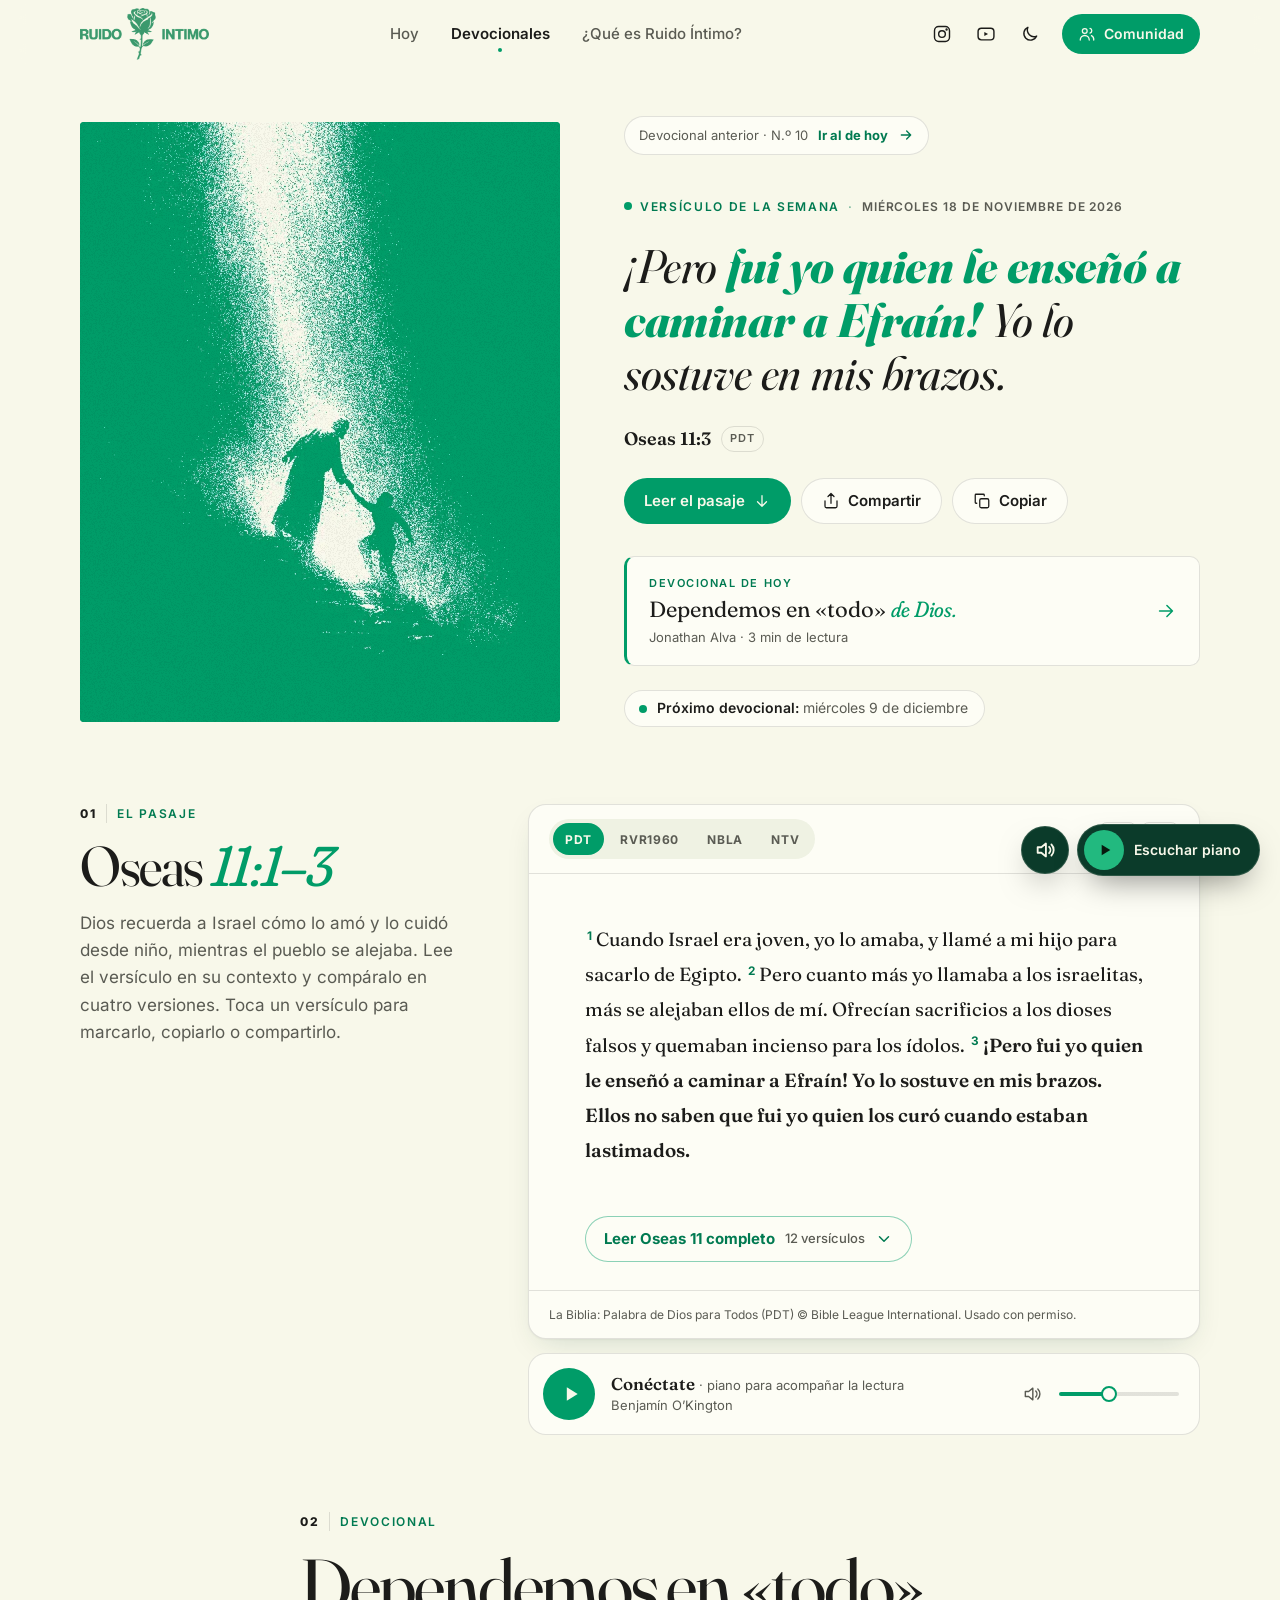
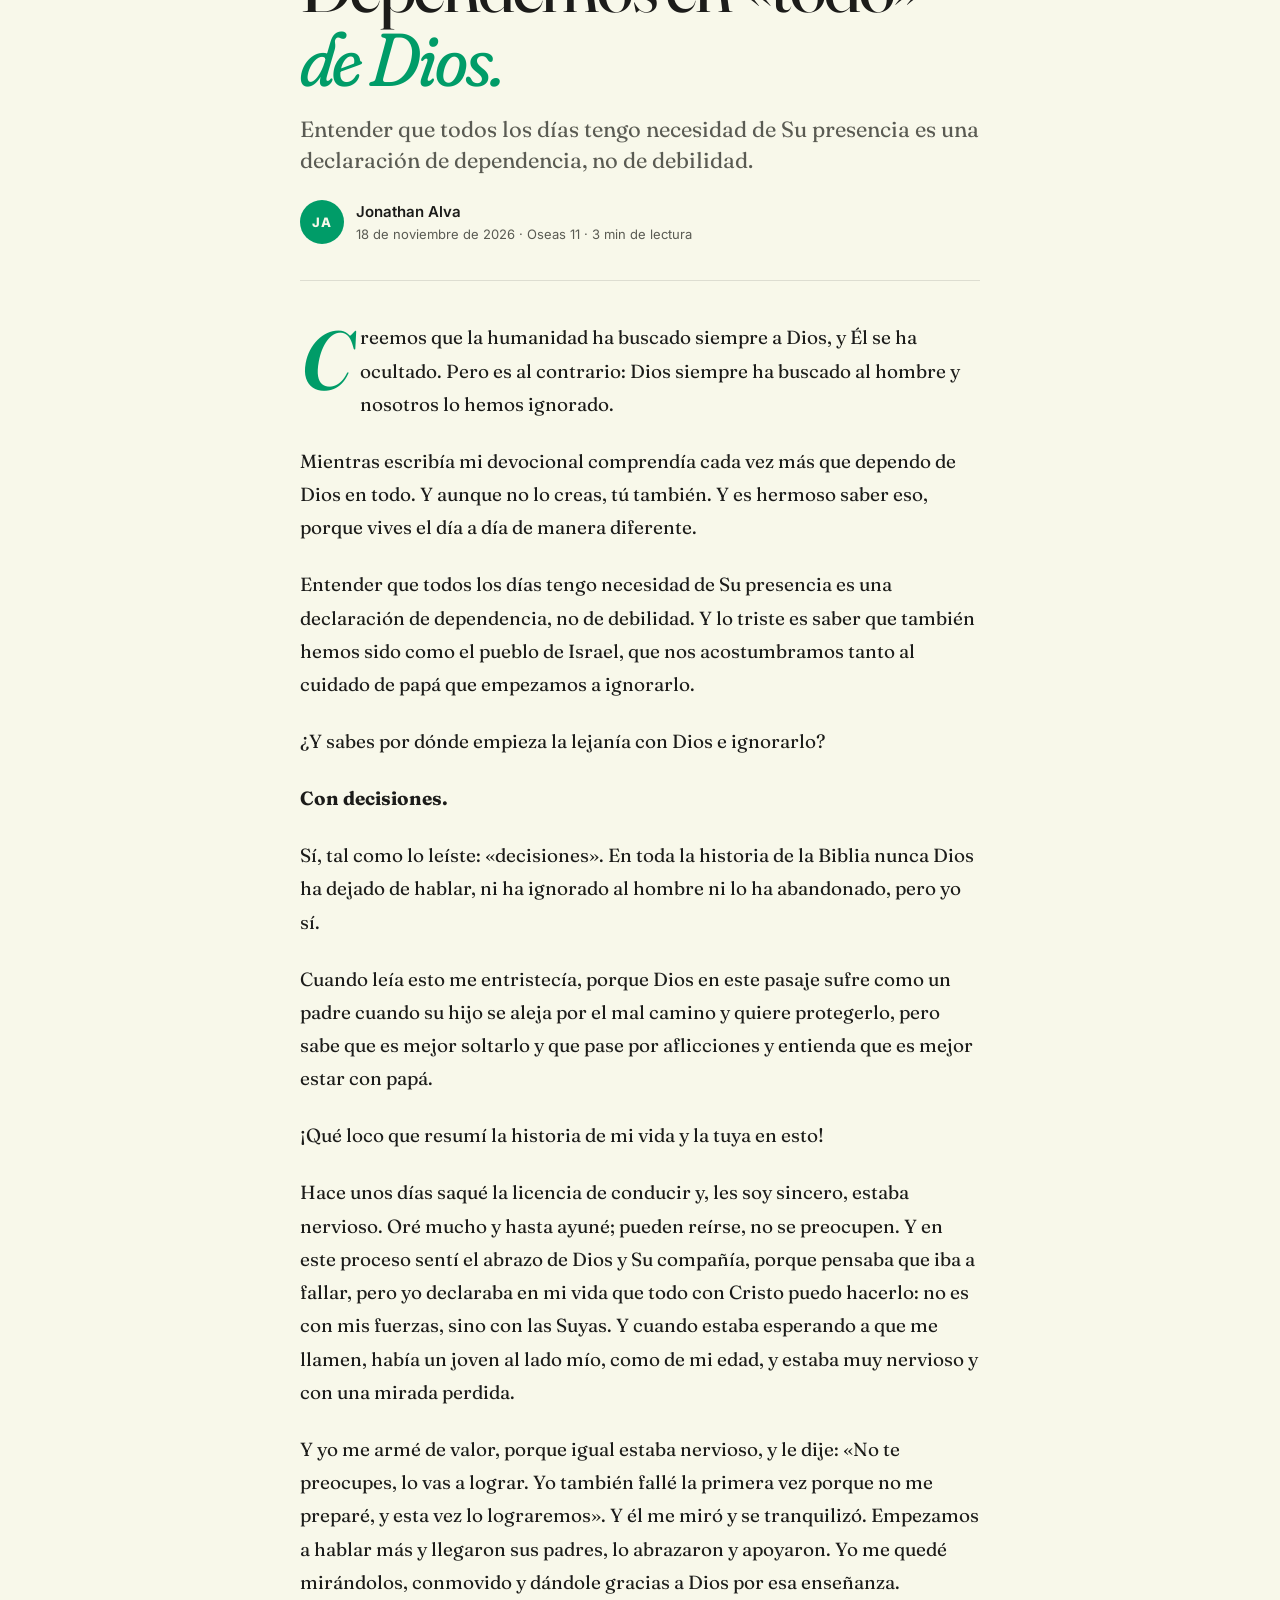
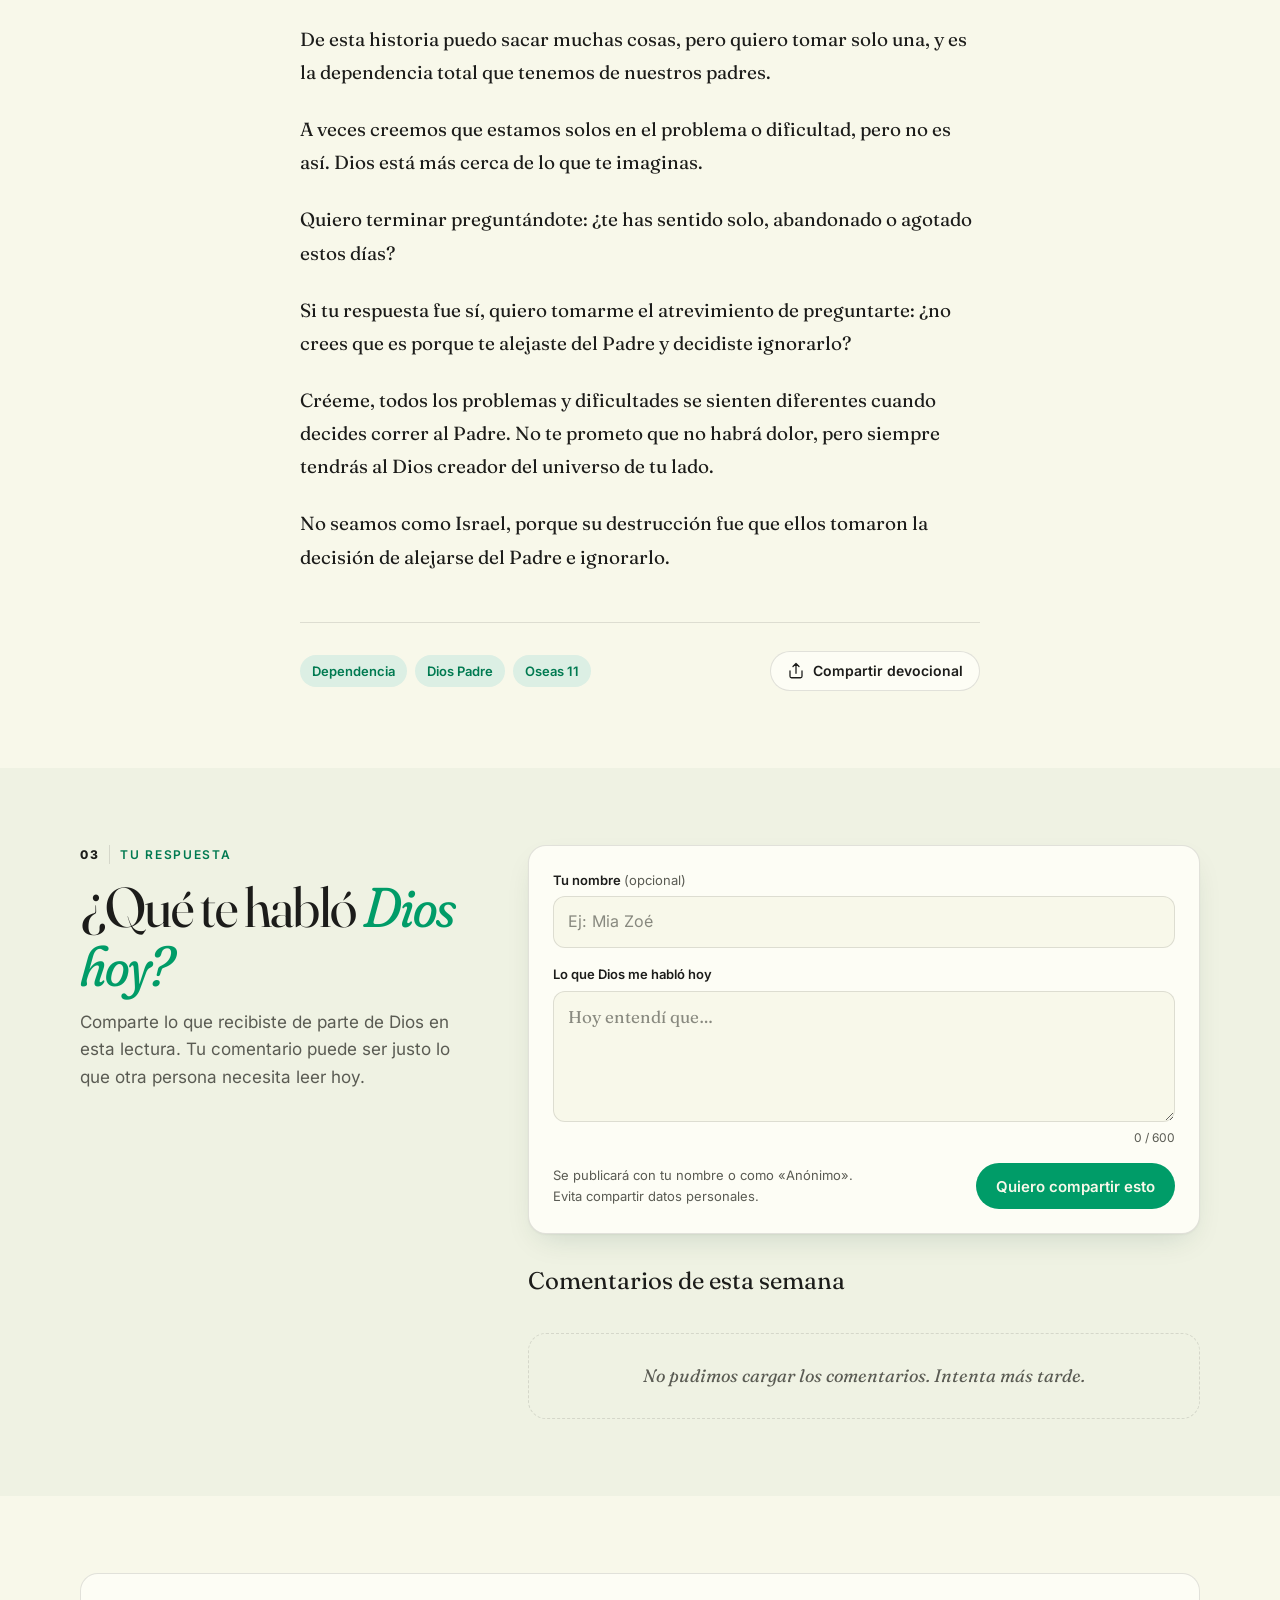
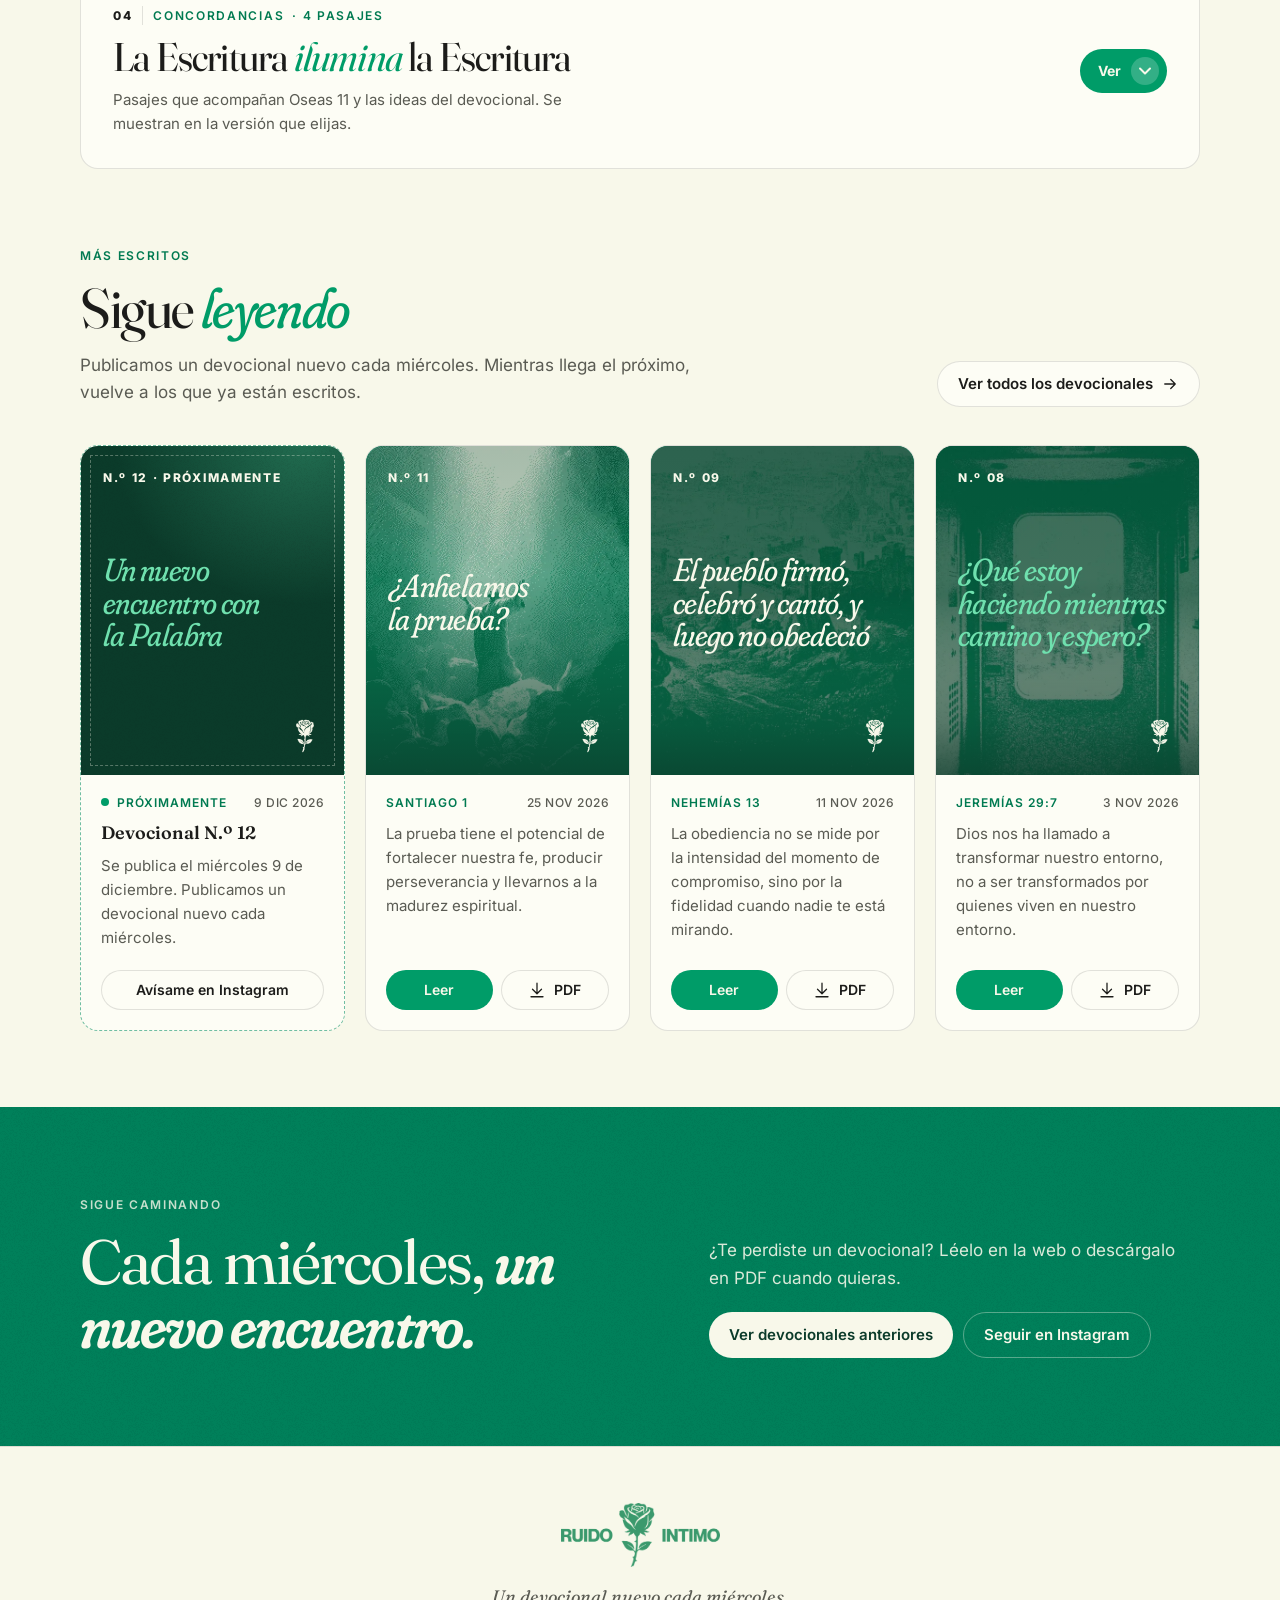
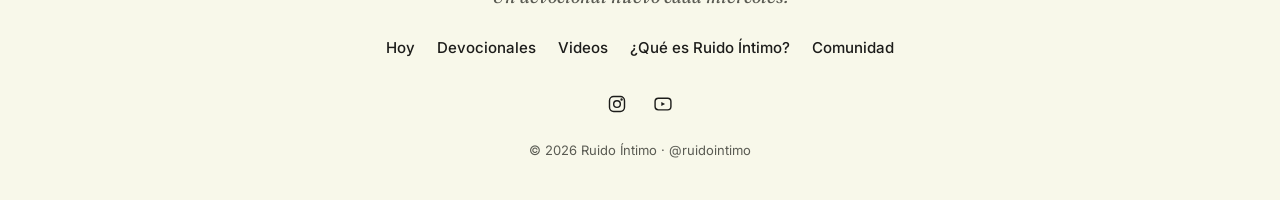
<file: semana-10.html>
<!DOCTYPE html>
<html lang="es">
<head>
  <meta charset="UTF-8">
  <meta name="viewport" content="width=device-width, initial-scale=1.0">
  <title>Dependemos en «todo» de Dios · Ruido Íntimo</title>
  <meta name="description" content="Del ruido interior a la intimidad con Dios. Versículo del día, pasaje bíblico, devocional y concordancias.">
  <meta name="theme-color" content="#F8F8EA" media="(prefers-color-scheme: light)">
  <meta name="theme-color" content="#0E1310" media="(prefers-color-scheme: dark)">

  <!-- Vista previa al compartir (WhatsApp, Instagram, Facebook) -->
  <meta property="og:type" content="website">
  <meta property="og:title" content="Dependemos en «todo» de Dios · Ruido Íntimo">
  <meta property="og:description" content="Oseas 11 — Versículo y devocional de hoy.">
  <meta property="og:image" content="https://ruido-intimo.vercel.app/img/og-semana-10.jpg">
  <meta property="og:url" content="https://ruido-intimo.vercel.app/semana-10.html">
  <meta name="twitter:card" content="summary_large_image">

  <link rel="icon" href="img/favicon.png" type="image/png">
  <link rel="apple-touch-icon" href="img/apple-touch-icon.png">

  <!-- Tema guardado: se aplica antes de pintar para evitar parpadeo -->
  <script>
    document.documentElement.classList.add('js');
    try { var t = localStorage.getItem('ri-tema'); if (t) document.documentElement.setAttribute('data-tema', t); } catch (e) {}
  </script>

  <!-- Tipografías propias: se precargan las que se ven primero -->
  <link rel="preload" href="fonts/fraunces.woff2" as="font" type="font/woff2" crossorigin>
  <link rel="preload" href="fonts/fraunces-italic.woff2" as="font" type="font/woff2" crossorigin>
  <link rel="preload" href="fonts/inter.woff2" as="font" type="font/woff2" crossorigin>

  <!-- La imagen principal se precarga para que aparezca rápido -->
  <link rel="preload" as="image" href="img/semana-10-versiculo.webp" type="image/webp">

  <link rel="stylesheet" href="css/estilos.css">
</head>
<body>

  <a class="saltar" href="#contenido">Saltar al contenido</a>

  <!-- Barra de progreso de lectura (se llena al leer el devocional) -->
  <div class="progreso" aria-hidden="true"><span id="progreso-barra"></span></div>

  <!-- ============================================================
       CABECERA
  ============================================================ -->
  <header class="cabecera" id="cabecera">
    <div class="contenedor cabecera-inner">
      <!-- Logotipo: versión a color (modo día) y blanca (modo noche) -->
      <a href="index.html" class="marca" aria-label="Ruido Íntimo — inicio">
        <img class="logo logo-color"  src="img/logo-color-sm.png"  alt="" width="800" height="322">
        <img class="logo logo-blanco" src="img/logo-blanco-sm.png" alt="" width="800" height="322">
      </a>

      <nav class="nav" aria-label="Principal">
        <a href="index.html" class="nav-link">Hoy</a>
        <a href="archivo.html" class="nav-link" aria-current="page">Devocionales</a>
        <a href="que-es.html" class="nav-link">¿Qué es Ruido Íntimo?</a>
      </nav>

      <div class="cabecera-acciones">
        <a href="https://www.instagram.com/ruidointimo/" class="icono-btn" target="_blank" rel="noopener" aria-label="Instagram de Ruido Íntimo">
          <svg viewBox="0 0 24 24" aria-hidden="true"><rect x="3" y="3" width="18" height="18" rx="5"/><circle cx="12" cy="12" r="4"/><circle cx="17.5" cy="6.5" r=".6" fill="currentColor"/></svg>
        </a>
        <!-- REEMPLAZA el href por el link de tu canal de YouTube -->
        <a href="https://www.youtube.com/" class="icono-btn" target="_blank" rel="noopener" aria-label="Canal de YouTube de Ruido Íntimo">
          <svg viewBox="0 0 24 24" aria-hidden="true"><rect x="2.5" y="5" width="19" height="14" rx="4"/><path d="M10 9.5l4.5 2.5-4.5 2.5z" fill="currentColor" stroke="none"/></svg>
        </a>
        <button class="icono-btn" type="button" data-tema-toggle aria-label="Cambiar a modo noche">
          <svg class="ico-luna" viewBox="0 0 24 24" aria-hidden="true"><path d="M20 14.5A8 8 0 0 1 9.5 4a8 8 0 1 0 10.5 10.5z"/></svg>
          <svg class="ico-sol" viewBox="0 0 24 24" aria-hidden="true"><circle cx="12" cy="12" r="4"/><path d="M12 2v2M12 20v2M4.9 4.9l1.4 1.4M17.7 17.7l1.4 1.4M2 12h2M20 12h2M4.9 19.1l1.4-1.4M17.7 6.3l1.4-1.4"/></svg>
        </button>
        <a href="que-es.html#comunidad" class="btn btn-primario btn-sm btn-comunidad">
          <svg viewBox="0 0 24 24" aria-hidden="true"><circle cx="9" cy="8" r="3.2"/><path d="M3 20a6 6 0 0 1 12 0"/><path d="M16 4.6a3.2 3.2 0 0 1 0 6.2M18 14.2A6 6 0 0 1 21 20"/></svg>
          Comunidad
        </a>
      </div>
    </div>
  </header>


  <main id="contenido">

    <!-- ============================================================
         1. VERSÍCULO DEL DÍA
         Para publicar uno nuevo: cambia la imagen, el texto,
         la referencia y la fecha (data-fecha="AAAA-MM-DD").
    ============================================================ -->
    <section class="hoy" aria-labelledby="titulo-hoy">
      <div class="contenedor hoy-grid">

        <figure class="hoy-imagen entrada" style="--d:0">
          <picture>
            <source srcset="img/semana-10-versiculo.webp" type="image/webp">
            <img src="img/semana-10-versiculo.jpg" width="720" height="900"
                 alt="Fotografía intervenida en verde: un padre toma de la mano a su hijo y lo ayuda a subir unas escaleras bajo un rayo de luz" fetchpriority="high">
          </picture>
        </figure>

        <div class="hoy-texto">
          <!-- Aviso: este devocional es de una semana anterior -->
          <a href="index.html" class="aviso-anterior entrada" style="--d:0">
            <span>Devocional anterior · N.º 10</span>
            <strong>Ir al de hoy</strong>
            <svg viewBox="0 0 24 24" aria-hidden="true"><path d="M5 12h14M13 6l6 6-6 6"/></svg>
          </a>
          <p class="eyebrow entrada" style="--d:1">
            <span class="punto" aria-hidden="true"></span>
            <span id="titulo-hoy">Versículo de la semana</span>
            <span class="sep" aria-hidden="true">·</span>
            <time data-fecha="2026-11-18">18 de noviembre de 2026</time>
          </p>

          <blockquote class="versiculo-grande entrada" style="--d:2" id="versiculo-dia">
            <p>¡Pero <strong>fui yo quien le enseñó a caminar a Efraín!</strong> Yo lo sostuve en mis brazos.</p>
          </blockquote>

          <p class="referencia entrada" style="--d:3">
            Oseas 11:3 <span class="chip">PDT</span>
          </p>

          <div class="acciones entrada" style="--d:4">
            <a href="#pasaje" class="btn btn-primario">
              Leer el pasaje
              <svg viewBox="0 0 24 24" aria-hidden="true"><path d="M12 5v14M6 13l6 6 6-6"/></svg>
            </a>
            <button type="button" class="btn btn-borde" data-compartir data-texto="«¡Pero fui yo quien le enseñó a caminar a Efraín! Yo lo sostuve en mis brazos.» — Oseas 11:3 (PDT)">
              <svg viewBox="0 0 24 24" aria-hidden="true"><path d="M4 12v7a2 2 0 0 0 2 2h12a2 2 0 0 0 2-2v-7M16 6l-4-4-4 4M12 2v13"/></svg>
              Compartir
            </button>
            <button type="button" class="btn btn-borde" data-copiar data-texto="«¡Pero fui yo quien le enseñó a caminar a Efraín! Yo lo sostuve en mis brazos.» — Oseas 11:3 (PDT)">
              <svg viewBox="0 0 24 24" aria-hidden="true"><rect x="9" y="9" width="12" height="12" rx="2"/><path d="M5 15H4a1 1 0 0 1-1-1V4a1 1 0 0 1 1-1h10a1 1 0 0 1 1 1v1"/></svg>
              Copiar
            </button>
          </div>

          <!-- Acceso directo al devocional -->
          <a href="#devocional" class="tarjeta-devocional entrada" style="--d:5">
            <span class="tarjeta-devocional-etq">Devocional de hoy</span>
            <span class="tarjeta-devocional-titulo">Dependemos en «todo» <em>de Dios.</em></span>
            <span class="tarjeta-devocional-meta">Jonathan Alva · 3 min de lectura</span>
            <svg class="flecha" viewBox="0 0 24 24" aria-hidden="true"><path d="M5 12h14M13 6l6 6-6 6"/></svg>
          </a>

          <!-- Aviso del próximo devocional (fecha calculada en js/devocionales.js) -->
          <a href="#mas-escritos" class="proximo-aviso entrada" style="--d:6" data-proximo hidden></a>
        </div>

      </div>
    </section>


    <!-- ============================================================
         2. EL PASAJE — 4 versiones + piano de fondo
         Cada versión es un bloque .lector-texto con data-version.
         Toca un versículo para marcarlo, copiarlo o compartirlo.
    ============================================================ -->
    <section class="seccion" id="pasaje" aria-labelledby="titulo-pasaje">
      <div class="contenedor pasaje-grid">

        <header class="seccion-cabecera revelar">
          <p class="eyebrow"><span class="num">01</span> El pasaje</p>
          <h2 id="titulo-pasaje" class="titulo-seccion">Oseas <em>11:1–3</em></h2>
          <p class="bajada">Dios recuerda a Israel cómo lo amó y lo cuidó desde niño, mientras el pueblo se alejaba. Lee el versículo en su contexto y compáralo en cuatro versiones. Toca un versículo para marcarlo, copiarlo o compartirlo.</p>
        </header>

        <div class="pasaje-columna">
          <article class="lector revelar" aria-label="Lectura bíblica Oseas 11:1-3">
            <div class="lector-barra">
              <div class="versiones" role="tablist" aria-label="Versión de la Biblia">
                <button type="button" role="tab" class="version-tab" data-version="PDT" aria-selected="true" title="Palabra de Dios para Todos">PDT</button>
                <button type="button" role="tab" class="version-tab" data-version="RVR1960" aria-selected="false" title="Reina-Valera 1960">RVR1960</button>
                <button type="button" role="tab" class="version-tab" data-version="NBLA" aria-selected="false" title="Nueva Biblia de las Américas">NBLA</button>
                <button type="button" role="tab" class="version-tab" data-version="NTV" aria-selected="false" title="Nueva Traducción Viviente">NTV</button>
              </div>
              <div class="tamano" role="group" aria-label="Tamaño del texto">
                <button type="button" class="tamano-btn" data-tamano="-1" aria-label="Achicar texto">A<span>−</span></button>
                <button type="button" class="tamano-btn" data-tamano="1" aria-label="Agrandar texto">A<span>+</span></button>
              </div>
            </div>

            <div id="lector" data-libro="Oseas 11">
              <div class="lector-texto" role="tabpanel" data-version="RVR1960" data-nombre="Reina-Valera 1960" hidden
                   data-credito="Texto bíblico: Reina-Valera 1960 © Sociedades Bíblicas en América Latina, 1960. Renovado © Sociedades Bíblicas Unidas, 1988. Utilizado con permiso.">
                <p>
                  <span class="v" data-v="1" tabindex="0" role="button" aria-pressed="false"><sup>1</sup>Cuando Israel era muchacho, yo lo amé, y de Egipto llamé a mi hijo.</span>
                  <span class="v" data-v="2" tabindex="0" role="button" aria-pressed="false"><sup>2</sup>Cuanto más yo los llamaba, tanto más se alejaban de mí; a los baales sacrificaban, y a los ídolos ofrecían sahumerios.</span>
                  <span class="v v-dia" data-v="3" tabindex="0" role="button" aria-pressed="false"><sup>3</sup>Yo con todo eso enseñaba a andar al mismo Efraín, tomándole de los brazos; y no conoció que yo le cuidaba.</span>
                </p>
              </div>

              <div class="lector-texto" role="tabpanel" data-version="NBLA" data-nombre="Nueva Biblia de las Américas" hidden
                   data-credito="Escritura tomada de la Nueva Biblia de las Américas (NBLA), © 2005 The Lockman Foundation. Usada con permiso.">
                <p>
                  <span class="v" data-v="1" tabindex="0" role="button" aria-pressed="false"><sup>1</sup>Cuando Israel era niño, Yo lo amé, y de Egipto llamé a Mi hijo.</span>
                  <span class="v" data-v="2" tabindex="0" role="button" aria-pressed="false"><sup>2</sup>Cuanto más los llamaban los profetas, tanto más se alejaban de ellos; seguían sacrificando a los Baales y quemando incienso a los ídolos.</span>
                  <span class="v v-dia" data-v="3" tabindex="0" role="button" aria-pressed="false"><sup>3</sup>Sin embargo, Yo enseñé a andar a Efraín, Yo lo llevé en Mis brazos; pero ellos no comprendieron que Yo los sanaba.</span>
                </p>
              </div>

              <div class="lector-texto" role="tabpanel" data-version="NTV" data-nombre="Nueva Traducción Viviente" hidden
                   data-credito="Santa Biblia, Nueva Traducción Viviente (NTV), © Tyndale House Foundation, 2010. Usado con permiso.">
                <p>
                  <span class="v" data-v="1" tabindex="0" role="button" aria-pressed="false"><sup>1</sup>Cuando Israel era niño, yo lo amé, y de Egipto llamé a mi hijo;</span>
                  <span class="v" data-v="2" tabindex="0" role="button" aria-pressed="false"><sup>2</sup>pero cuanto más lo llamaba, más se alejaba de mí y ofrecía sacrificios a las imágenes de Baal y quemaba incienso a ídolos.</span>
                  <span class="v v-dia" data-v="3" tabindex="0" role="button" aria-pressed="false"><sup>3</sup>Yo mismo le enseñé a Israel a caminar, llevándolo de la mano; pero no sabe ni le importa que fui yo quien lo cuidó.</span>
                </p>
              </div>

              <div class="lector-texto" role="tabpanel" data-version="PDT" data-nombre="Palabra de Dios para Todos"
                   data-credito="La Biblia: Palabra de Dios para Todos (PDT) © Bible League International. Usado con permiso.">
                <p>
                  <span class="v" data-v="1" tabindex="0" role="button" aria-pressed="false"><sup>1</sup>Cuando Israel era joven, yo lo amaba, y llamé a mi hijo para sacarlo de Egipto.</span>
                  <span class="v" data-v="2" tabindex="0" role="button" aria-pressed="false"><sup>2</sup>Pero cuanto más yo llamaba a los israelitas, más se alejaban ellos de mí. Ofrecían sacrificios a los dioses falsos y quemaban incienso para los ídolos.</span>
                  <span class="v v-dia" data-v="3" tabindex="0" role="button" aria-pressed="false"><sup>3</sup>¡Pero fui yo quien le enseñó a caminar a Efraín! Yo lo sostuve en mis brazos. Ellos no saben que fui yo quien los curó cuando estaban lastimados.</span>
                </p>
              </div>

            </div>

            <!-- Capítulo completo: se despliega aquí mismo, antes y después del pasaje (js/capitulo.js) -->
            <div class="lector-capitulo" id="capitulo" data-libro="Oseas" data-libro-id="28" data-cap="11" data-destacar="1-3" data-total="12">
              <p class="cap-estado" id="capitulo-estado" role="status" aria-live="polite" hidden></p>
              <button type="button" class="cap-btn" id="capitulo-btn" aria-expanded="false" aria-controls="lector">
                <span class="cap-btn-texto">Leer Oseas 11 completo</span>
                <span class="cap-btn-meta">12 versículos</span>
                <svg class="cap-btn-flecha" viewBox="0 0 24 24" aria-hidden="true"><path d="M6 9l6 6 6-6"/></svg>
              </button>
              <!-- Capítulo incluido en la página (se abre al instante y sin conexión). Las demás versiones se cargan en línea. -->
              <script type="application/json" id="capitulo-local">{"PDT": [{"verse": 1, "text": "Cuando Israel era joven, yo lo amaba, y llamé a mi hijo para sacarlo de Egipto."}, {"verse": 2, "text": "Pero cuanto más yo llamaba a los israelitas, más se alejaban ellos de mí. Ofrecían sacrificios a los dioses falsos y quemaban incienso para los ídolos."}, {"verse": 3, "text": "¡Pero fui yo quien le enseñó a caminar a Efraín! Yo lo sostuve en mis brazos. Ellos no saben que fui yo quien los curó cuando estaban lastimados."}, {"verse": 4, "text": "Yo los guié como a una novilla, con una cuerda de cuero, con un collar de cuero los traté con cariño. Los quité el yugo y les di a comer pasto."}, {"verse": 5, "text": "Israel no quiso regresar al SEÑOR, así que regresará a Egipto y el rey de Asiria será su rey."}, {"verse": 6, "text": "Una espada atacará a las ciudades de Israel y acabará con los más fuertes; destruirá a sus líderes."}, {"verse": 7, "text": "Mi pueblo espera mi regreso. Ellos llamarán a Dios, pero él no responderá."}, {"verse": 8, "text": "Efraín, no te puedo abandonar. Israel, no puedo ponerte en manos de tus enemigos. No te puedo abandonar como a Admá. No te puedo hacer lo mismo que a Zeboyín. He cambiado de opinión; mi compasión es muy grande."}, {"verse": 9, "text": "No desataré mi ira; no destruiré a Efraín de nuevo. Soy Dios, no un hombre; soy el Santo Dios que vive en medio de ti. No entraré a la ciudad de Samaria."}, {"verse": 10, "text": "Rugiré como un león. Rugiré, y mis hijos vendrán. Me seguirán a mí, el SEÑOR. Vendrán del occidente temblando de miedo."}, {"verse": 11, "text": "Vendrán desde Egipto temblando como pájaros. Vendrán de Asiria temblando como palomas; y yo les permitiré regresar a sus casas. Lo dice el SEÑOR."}, {"verse": 12, "text": "Efraín me rodeó de engaños; Israel se rebeló contra mí. Pero Judá aún está con Dios, y aún es fiel con los santos."}]}</script>
            </div>

            <p class="lector-credito" id="lector-credito">
              La Biblia: Palabra de Dios para Todos (PDT) © Bible League International. Usado con permiso.
            </p>
          </article>

          <!-- Reproductor: piano de fondo para acompañar la lectura -->
          <div class="piano revelar" id="piano" data-src="audio/conectate-benjamin-okington-2.mp3" data-titulo="Conéctate" data-artista="Benjamín O’Kington">
            <!-- data-src: pista que suena de fondo. Si lo dejas vacío, se usa un piano generado en vivo -->
            <button type="button" class="piano-play" id="piano-play" aria-label="Reproducir piano de fondo" aria-pressed="false">
              <svg class="ico-play" viewBox="0 0 24 24" aria-hidden="true"><path d="M7 4l13 8-13 8z"/></svg>
              <svg class="ico-pausa" viewBox="0 0 24 24" aria-hidden="true"><path d="M7 4h3.5v16H7zM13.5 4H17v16h-3.5z"/></svg>
            </button>
            <div class="piano-info">
              <p class="piano-titulo">Conéctate <span>· piano para acompañar la lectura</span></p>
              <p class="piano-estado" id="piano-estado">Benjamín O’Kington</p>
              <span class="piano-ondas" aria-hidden="true"><i></i><i></i><i></i><i></i><i></i></span>
            </div>
            <div class="piano-volumen">
              <button type="button" class="piano-mute" id="piano-mute" aria-label="Silenciar">
                <svg class="ico-vol" viewBox="0 0 24 24" aria-hidden="true"><path d="M4 9h4l5-4v14l-5-4H4z"/><path d="M16.5 8.5a5 5 0 0 1 0 7M19 6a8.5 8.5 0 0 1 0 12"/></svg>
                <svg class="ico-mute" viewBox="0 0 24 24" aria-hidden="true"><path d="M4 9h4l5-4v14l-5-4H4z"/><path d="M17 9l5 6M22 9l-5 6"/></svg>
              </button>
              <label class="sr-only" for="piano-vol">Volumen del piano</label>
              <input type="range" id="piano-vol" min="0" max="100" value="40" step="1">
            </div>
          </div>
        </div>

      </div>
    </section>


    <!-- ============================================================
         3. DEVOCIONAL (tu escrito)
    ============================================================ -->
    <section class="seccion" id="devocional" aria-labelledby="titulo-devocional">
      <article class="devocional" id="devocional-articulo">

        <!-- Texto del autor: ordenado y con ortografía corregida, sin cambiar su voz -->
        <header class="devocional-cabecera revelar">
          <p class="eyebrow"><span class="num">02</span> Devocional</p>
          <h2 id="titulo-devocional" class="devocional-titulo">Dependemos en «todo» <em>de Dios.</em></h2>
          <p class="devocional-bajada">Entender que todos los días tengo necesidad de Su presencia es una declaración de dependencia, no de debilidad.</p>

          <div class="autor">
            <span class="autor-avatar" aria-hidden="true">JA</span>
            <div>
              <p class="autor-nombre">Jonathan Alva</p>
              <p class="autor-meta"><time data-fecha="2026-11-18">18 de noviembre de 2026</time> · Oseas 11 · 3 min de lectura</p>
            </div>
          </div>
        </header>

        <div class="devocional-cuerpo" id="devocional-cuerpo">
          <p class="capitular">Creemos que la humanidad ha buscado siempre a Dios, y Él se ha ocultado. Pero es al contrario: Dios siempre ha buscado al hombre y nosotros lo hemos ignorado.</p>

          <p>Mientras escribía mi devocional comprendía cada vez más que dependo de Dios en todo. Y aunque no lo creas, tú también. Y es hermoso saber eso, porque vives el día a día de manera diferente.</p>

          <p>Entender que todos los días tengo necesidad de Su presencia es una declaración de dependencia, no de debilidad. Y lo triste es saber que también hemos sido como el pueblo de Israel, que nos acostumbramos tanto al cuidado de papá que empezamos a ignorarlo.</p>

          <p>¿Y sabes por dónde empieza la lejanía con Dios e ignorarlo?</p>

          <p><strong>Con decisiones.</strong></p>

          <p>Sí, tal como lo leíste: «decisiones». En toda la historia de la Biblia nunca Dios ha dejado de hablar, ni ha ignorado al hombre ni lo ha abandonado, pero yo sí.</p>

          <p>Cuando leía esto me entristecía, porque Dios en este pasaje sufre como un padre cuando su hijo se aleja por el mal camino y quiere protegerlo, pero sabe que es mejor soltarlo y que pase por aflicciones y entienda que es mejor estar con papá.</p>

          <p>¡Qué loco que resumí la historia de mi vida y la tuya en esto!</p>

          <p>Hace unos días saqué la licencia de conducir y, les soy sincero, estaba nervioso. Oré mucho y hasta ayuné; pueden reírse, no se preocupen. Y en este proceso sentí el abrazo de Dios y Su compañía, porque pensaba que iba a fallar, pero yo declaraba en mi vida que todo con Cristo puedo hacerlo: no es con mis fuerzas, sino con las Suyas. Y cuando estaba esperando a que me llamen, había un joven al lado mío, como de mi edad, y estaba muy nervioso y con una mirada perdida.</p>

          <p>Y yo me armé de valor, porque igual estaba nervioso, y le dije: «No te preocupes, lo vas a lograr. Yo también fallé la primera vez porque no me preparé, y esta vez lo lograremos». Y él me miró y se tranquilizó. Empezamos a hablar más y llegaron sus padres, lo abrazaron y apoyaron. Yo me quedé mirándolos, conmovido y dándole gracias a Dios por esa enseñanza.</p>

          <p>De esta historia puedo sacar muchas cosas, pero quiero tomar solo una, y es la dependencia total que tenemos de nuestros padres.</p>

          <p>A veces creemos que estamos solos en el problema o dificultad, pero no es así. Dios está más cerca de lo que te imaginas.</p>

          <p>Quiero terminar preguntándote: ¿te has sentido solo, abandonado o agotado estos días?</p>

          <p>Si tu respuesta fue sí, quiero tomarme el atrevimiento de preguntarte: ¿no crees que es porque te alejaste del Padre y decidiste ignorarlo?</p>

          <p>Créeme, todos los problemas y dificultades se sienten diferentes cuando decides correr al Padre. No te prometo que no habrá dolor, pero siempre tendrás al Dios creador del universo de tu lado.</p>

          <p>No seamos como Israel, porque su destrucción fue que ellos tomaron la decisión de alejarse del Padre e ignorarlo.</p>
        </div>

        <footer class="devocional-pie">
          <ul class="tags" aria-label="Temas">
            <li>Dependencia</li>
            <li>Dios Padre</li>
            <li>Oseas 11</li>
          </ul>
          <div class="devocional-pie-acciones">
            <button type="button" class="btn btn-borde btn-sm" data-compartir data-texto="Dependemos en «todo» de Dios — devocional de Ruido Íntimo sobre Oseas 11.">
              <svg viewBox="0 0 24 24" aria-hidden="true"><path d="M4 12v7a2 2 0 0 0 2 2h12a2 2 0 0 0 2-2v-7M16 6l-4-4-4 4M12 2v13"/></svg>
              Compartir devocional
            </button>
          </div>
        </footer>

      </article>
    </section>


    <!-- ============================================================
         4. COMENTARIOS — ¿Qué te habló Dios hoy?
         Se conecta a una base de datos en js/comentarios.js
         (instrucciones en LEEME.md). Sin conexión funciona en
         "modo demostración" (solo en el navegador de cada persona).
    ============================================================ -->
    <section class="seccion seccion-tinte" id="comentarios" aria-labelledby="titulo-comentarios">
      <div class="contenedor comentarios-grid">

        <header class="seccion-cabecera revelar">
          <p class="eyebrow"><span class="num">03</span> Tu respuesta</p>
          <h2 id="titulo-comentarios" class="titulo-seccion">¿Qué te habló <em>Dios hoy?</em></h2>
          <p class="bajada">Comparte lo que recibiste de parte de Dios en esta lectura. Tu comentario puede ser justo lo que otra persona necesita leer hoy.</p>
        </header>

        <div class="comentarios-columna">
          <form class="com-form revelar" id="com-form" data-devocional="oseas-11" data-cita="Oseas 11:3" novalidate>
            <div class="campo">
              <label for="com-nombre">Tu nombre <span>(opcional)</span></label>
              <input type="text" id="com-nombre" name="nombre" maxlength="40" autocomplete="given-name" placeholder="Ej: Mia Zoé">
            </div>
            <div class="campo">
              <label for="com-texto">Lo que Dios me habló hoy</label>
              <textarea id="com-texto" name="texto" rows="4" maxlength="600" required
                        placeholder="Hoy entendí que…"></textarea>
              <span class="contador" id="com-contador" aria-live="polite">0 / 600</span>
            </div>
            <!-- Campo trampa para bots: las personas no lo ven -->
            <div class="sr-only" aria-hidden="true">
              <label for="com-web">No llenar</label>
              <input type="text" id="com-web" name="web" tabindex="-1" autocomplete="off">
            </div>
            <div class="com-form-pie">
              <p class="com-nota">Se publicará con tu nombre o como «Anónimo». Evita compartir datos personales.</p>
              <button type="submit" class="btn btn-primario" id="com-enviar">Quiero compartir esto</button>
            </div>
            <p class="com-mensaje" id="com-mensaje" role="status" aria-live="polite"></p>
          </form>

          <div class="com-lista-cabecera">
            <h3>Comentarios de esta semana</h3>
            <span id="com-total"></span>
          </div>
          <ul class="com-lista" id="com-lista" aria-live="polite"></ul>
          <p class="com-vacio" id="com-vacio">Aún no hay comentarios. El tuyo puede ser el primero.</p>
          <p class="com-demo" id="com-demo" hidden>Modo demostración: por ahora los comentarios se guardan solo en este navegador.</p>
        </div>

      </div>
    </section>


    <!-- ============================================================
         5. CONCORDANCIAS (desplegable, después de la respuesta)
         Se abre y se cierra con el botón; también se abre con el enlace #concordancias
    ============================================================ -->
    <section class="seccion seccion-conc" id="concordancias" aria-labelledby="titulo-conc">
      <div class="contenedor">
        <div class="conc-desplegable" id="conc-desplegable">
          <h2 id="titulo-conc" class="conc-cab">
            <button type="button" class="conc-toggle" id="conc-toggle" aria-expanded="false" aria-controls="conc-panel">
              <span class="conc-toggle-texto">
                <span class="eyebrow"><span class="num">04</span> Concordancias<span class="conc-n"> · 4 pasajes</span></span>
                <span class="conc-titulo">La Escritura <em>ilumina</em> la Escritura</span>
                <span class="conc-sub">Pasajes que acompañan Oseas 11 y las ideas del devocional. Se muestran en la versión que elijas.</span>
              </span>
              <span class="conc-toggle-accion" aria-hidden="true">
                <span class="conc-ver">Ver</span><span class="conc-ocultar">Ocultar</span>
                <svg viewBox="0 0 24 24"><path d="M6 9l6 6 6-6"/></svg>
              </span>
            </button>
          </h2>
          <div class="conc-panel" id="conc-panel" role="region" aria-labelledby="titulo-conc" inert>
            <div class="conc-panel-int">
              <div class="conc-cuerpo">
    <div class="versiones versiones-conc" role="tablist" aria-label="Versión de las concordancias">
              <button type="button" role="tab" class="version-tab" data-version="PDT" aria-selected="true" title="Palabra de Dios para Todos">PDT</button>
              <button type="button" role="tab" class="version-tab" data-version="RVR1960" aria-selected="false" title="Reina-Valera 1960">RVR1960</button>
              <button type="button" role="tab" class="version-tab" data-version="NBLA" aria-selected="false" title="Nueva Biblia de las Américas">NBLA</button>
              <button type="button" role="tab" class="version-tab" data-version="NTV" aria-selected="false" title="Nueva Traducción Viviente">NTV</button>
            </div>

            <!-- Cada concordancia tiene un texto por versión (data-version-texto) -->
            <div class="concordancias">
              <article class="conc" style="--d:0">
                <p class="conc-tema">Dios busca primero</p>
                <h3 class="conc-ref">Génesis 3:9 <span class="chip" data-version-nombre>PDT</span></h3>
                <blockquote class="conc-texto" data-version-texto="RVR1960" hidden>«Mas Jehová Dios llamó al hombre, y le dijo: ¿Dónde estás tú?»</blockquote>
                <blockquote class="conc-texto" data-version-texto="NBLA" hidden>«Pero el Señor Dios llamó al hombre y le dijo: “¿Dónde estás?”»</blockquote>
                <blockquote class="conc-texto" data-version-texto="NTV" hidden>«Entonces el Señor Dios llamó al hombre: “¿Dónde estás?”»</blockquote>
                <blockquote class="conc-texto" data-version-texto="PDT">«El Señor Dios llamó al hombre y le dijo: “¿Dónde estás?”»</blockquote>
                <p class="conc-nota">Antes de que el hombre dijera nada, fue Dios quien preguntó. Dios siempre ha buscado al hombre.</p>
              </article>

              <article class="conc" style="--d:1">
                <p class="conc-tema">Un Padre que carga</p>
                <h3 class="conc-ref">Deuteronomio 1:31 <span class="chip" data-version-nombre>PDT</span></h3>
                <blockquote class="conc-texto" data-version-texto="RVR1960" hidden>«Y en el desierto has visto que Jehová tu Dios te ha traído, como trae el hombre a su hijo, por todo el camino que habéis andado, hasta llegar a este lugar.»</blockquote>
                <blockquote class="conc-texto" data-version-texto="NBLA" hidden>«…y en el desierto, donde has visto cómo el Señor tu Dios te llevó, como un hombre lleva a su hijo, por todo el camino que anduvieron hasta llegar a este lugar.»</blockquote>
                <blockquote class="conc-texto" data-version-texto="NTV" hidden>«También vieron cómo el Señor su Dios los cuidó todo el tiempo que anduvieron por el desierto, igual que un padre cuida de sus hijos; y ahora los trajo hasta este lugar.»</blockquote>
                <blockquote class="conc-texto" data-version-texto="PDT">«…y en el desierto. Allí ustedes vieron cómo el Señor su Dios los cargaba como un hombre carga a su hijo durante todo el camino, hasta que llegaron a este lugar.»</blockquote>
                <p class="conc-nota">La misma imagen de Oseas 11:3: Dios sosteniendo a Su pueblo como un padre sostiene a su hijo.</p>
              </article>

              <article class="conc" style="--d:2">
                <p class="conc-tema">Su fuerza, no la mía</p>
                <h3 class="conc-ref">Filipenses 4:13 <span class="chip" data-version-nombre>PDT</span></h3>
                <blockquote class="conc-texto" data-version-texto="RVR1960" hidden>«Todo lo puedo en Cristo que me fortalece.»</blockquote>
                <blockquote class="conc-texto" data-version-texto="NBLA" hidden>«Todo lo puedo en Cristo que me fortalece.»</blockquote>
                <blockquote class="conc-texto" data-version-texto="NTV" hidden>«Pues todo lo puedo hacer por medio de Cristo, quien me da las fuerzas.»</blockquote>
                <blockquote class="conc-texto" data-version-texto="PDT">«Puedo enfrentar cualquier situación porque Cristo me da el poder para hacerlo.»</blockquote>
                <p class="conc-nota">Depender de Cristo no es debilidad: de Él viene la fuerza.</p>
              </article>

              <article class="conc" style="--d:3">
                <p class="conc-tema">El Padre que corre</p>
                <h3 class="conc-ref">Lucas 15:20 <span class="chip" data-version-nombre>PDT</span></h3>
                <blockquote class="conc-texto" data-version-texto="RVR1960" hidden>«Y levantándose, vino a su padre. Y cuando aún estaba lejos, lo vio su padre, y fue movido a misericordia, y corrió, y se echó sobre su cuello, y le besó.»</blockquote>
                <blockquote class="conc-texto" data-version-texto="NBLA" hidden>«Levantándose, fue a su padre. Cuando todavía estaba lejos, su padre lo vio y sintió compasión por él, y corrió, se echó sobre su cuello y lo besó.»</blockquote>
                <blockquote class="conc-texto" data-version-texto="NTV" hidden>«Entonces regresó a la casa de su padre, y cuando todavía estaba lejos, su padre lo vio llegar. Lleno de amor y de compasión, corrió hacia su hijo, lo abrazó y lo besó.»</blockquote>
                <blockquote class="conc-texto" data-version-texto="PDT">«Entonces el hijo regresó a la casa de su padre. Mientras el hijo todavía estaba muy lejos de casa, su padre lo vio y tuvo compasión de él. Salió corriendo a su encuentro y le dio la bienvenida con besos y abrazos.»</blockquote>
                <p class="conc-nota">Cuando decides correr al Padre, lo encuentras ya mirando el camino.</p>
              </article>
            </div>
              </div>
            </div>
          </div>
        </div>
      </div>
    </section>


    <!-- ============================================================
         MÁS ESCRITOS — próximo devocional (cada miércoles) y anteriores.
         Las tarjetas salen de la lista en js/devocionales.js
         data-actual: número del devocional de esta página
    ============================================================ -->
    <section class="seccion seccion-escritos" id="mas-escritos" aria-labelledby="titulo-escritos">
      <div class="contenedor">
        <header class="escritos-cabecera revelar">
          <div class="seccion-cabecera">
            <p class="eyebrow">Más escritos</p>
            <h2 id="titulo-escritos" class="titulo-seccion">Sigue <em>leyendo</em></h2>
            <p class="bajada">Publicamos un devocional nuevo cada miércoles. Mientras llega el próximo, vuelve a los que ya están escritos.</p>
          </div>
          <a href="archivo.html" class="btn btn-borde">
            Ver todos los devocionales
            <svg viewBox="0 0 24 24" aria-hidden="true"><path d="M5 12h14M13 6l6 6-6 6"/></svg>
          </a>
        </header>
        <div class="grilla grilla-escritos" id="escritos" data-actual="10">
          <noscript><p><a href="archivo.html">Ver todos los devocionales</a></p></noscript>
        </div>
      </div>
    </section>


    <!-- ============================================================
         6. CIERRE — invitación a volver
    ============================================================ -->
    <section class="cierre" aria-labelledby="titulo-cierre">
      <div class="contenedor cierre-grid revelar">
        <div>
          <p class="eyebrow eyebrow-claro">Sigue caminando</p>
          <h2 id="titulo-cierre" class="cierre-titulo">Cada miércoles, <em>un nuevo encuentro.</em></h2>
        </div>
        <div class="cierre-acciones">
          <p>¿Te perdiste un devocional? Léelo en la web o descárgalo en PDF cuando quieras.</p>
          <div class="acciones">
            <a href="archivo.html" class="btn btn-claro">Ver devocionales anteriores</a>
            <a href="https://www.instagram.com/ruidointimo/" class="btn btn-borde-claro" target="_blank" rel="noopener">Seguir en Instagram</a>
          </div>
        </div>
      </div>
    </section>

  </main>


  <!-- ============================================================
       PIE DE PÁGINA
  ============================================================ -->
  <footer class="pie">
    <div class="contenedor pie-inner">
      <a href="index.html" class="pie-marca" aria-label="Ruido Íntimo — inicio">
        <img class="logo logo-color"  src="img/logo-color-sm.png"  alt="" width="800" height="322" loading="lazy">
        <img class="logo logo-blanco" src="img/logo-blanco-sm.png" alt="" width="800" height="322" loading="lazy">
      </a>
      <p class="pie-lema">Un devocional nuevo cada miércoles.</p>
      <nav class="pie-nav" aria-label="Pie de página">
        <a href="index.html">Hoy</a>
        <a href="archivo.html">Devocionales</a>
        <a href="archivo.html#videos">Videos</a>
        <a href="que-es.html">¿Qué es Ruido Íntimo?</a>
        <a href="que-es.html#comunidad">Comunidad</a>
      </nav>
      <div class="pie-redes">
        <a href="https://www.instagram.com/ruidointimo/" class="icono-btn" target="_blank" rel="noopener" aria-label="Instagram"><svg viewBox="0 0 24 24" aria-hidden="true"><rect x="3" y="3" width="18" height="18" rx="5"/><circle cx="12" cy="12" r="4"/><circle cx="17.5" cy="6.5" r=".6" fill="currentColor"/></svg></a>
        <a href="https://www.youtube.com/" class="icono-btn" target="_blank" rel="noopener" aria-label="YouTube"><svg viewBox="0 0 24 24" aria-hidden="true"><rect x="2.5" y="5" width="19" height="14" rx="4"/><path d="M10 9.5l4.5 2.5-4.5 2.5z" fill="currentColor" stroke="none"/></svg></a>
      </div>
      <p class="pie-copy">© <span data-anio>2026</span> Ruido Íntimo · @ruidointimo</p>
    </div>
  </footer>


  <!-- Navegación inferior para móvil (estilo app) -->
  <nav class="tabbar" aria-label="Navegación móvil">
    <a href="index.html" class="tab">
      <svg viewBox="0 0 24 24" aria-hidden="true"><path d="M12 3v3M12 18v3M3 12h3M18 12h3"/><circle cx="12" cy="12" r="4"/></svg>
      Hoy
    </a>
    <a href="archivo.html" class="tab" aria-current="page">
      <svg viewBox="0 0 24 24" aria-hidden="true"><path d="M12 6c-2-1.5-5-2-8-1.5v14c3-.5 6 0 8 1.5 2-1.5 5-2 8-1.5v-14c-3-.5-6 0-8 1.5zM12 6v14"/></svg>
      Devocionales
    </a>
    <a href="que-es.html#comunidad" class="tab">
      <svg viewBox="0 0 24 24" aria-hidden="true"><circle cx="9" cy="8" r="3.2"/><path d="M3 20a6 6 0 0 1 12 0"/><path d="M16 4.6a3.2 3.2 0 0 1 0 6.2M18 14.2A6 6 0 0 1 21 20"/></svg>
      Comunidad
    </a>
    <a href="que-es.html" class="tab">
      <span class="tab-rosa" aria-hidden="true"></span>
      Qué es
    </a>
  </nav>

  <!-- Barra que aparece al marcar versículos -->
  <div class="seleccion" id="seleccion" role="region" aria-label="Versículos marcados" hidden>
    <span class="seleccion-ref" id="seleccion-ref"></span>
    <button type="button" class="seleccion-btn" data-sel="copiar">Copiar</button>
    <button type="button" class="seleccion-btn" data-sel="compartir">Compartir</button>
    <button type="button" class="seleccion-btn seleccion-cerrar" data-sel="limpiar" aria-label="Quitar marcas">✕</button>
  </div>

  <!-- Aviso breve (copiado, etc.) -->
  <div class="aviso" id="aviso" role="status" aria-live="polite"></div>

  <script src="js/app.js" defer></script>
  <script src="js/devocionales.js" defer></script>
  <script src="js/piano.js" defer></script>
  <script src="js/capitulo.js" defer></script>
  <script src="js/comentarios.js" defer></script>
</body>
</html>
</file>
<file: css/estilos.css>
/* ============================================================
   RUIDO ÍNTIMO — estilos.css
   Sitio devocional: Hoy (index.html) + Archivo (archivo.html)

   Índice
   00. Tipografías
   01. Variables (colores, tipografía, espacios) + modo noche
   02. Base
   03. Utilidades y botones
   04. Cabecera, navegación y barra de progreso
   05. Hoy — versículo del día
   06. Secciones genéricas
   07. Lector bíblico
   08. Concordancias
   09. Devocional
   10. Cierre y pie
   11. Archivo — devocionales y videos
   11b. ¿Qué es Ruido Íntimo?
   12. Elementos flotantes (tabbar, selección, aviso)
   13. Animaciones
   14. Responsive
   ============================================================ */


/* ------------------------------------------------------------
   00. TIPOGRAFÍAS (alojadas en el sitio: más rápido, sin terceros)
   Fraunces (serif editorial, con eje SOFT) + Inter (sans de interfaz)
   Licencia SIL Open Font License — ver /fonts
------------------------------------------------------------ */
@font-face {
  font-family: 'Fraunces';
  font-style: normal;
  font-weight: 100 900;
  font-display: swap;
  src: url('../fonts/fraunces.woff2') format('woff2');
}
@font-face {
  font-family: 'Fraunces';
  font-style: italic;
  font-weight: 100 900;
  font-display: swap;
  src: url('../fonts/fraunces-italic.woff2') format('woff2');
}
@font-face {
  font-family: 'Inter';
  font-style: normal;
  font-weight: 100 900;
  font-display: swap;
  src: url('../fonts/inter.woff2') format('woff2');
}

/* ------------------------------------------------------------
   01. VARIABLES
   Verde de marca tomado de las piezas de Instagram (#009C68)
------------------------------------------------------------ */
:root {
  /* Rosa del logo incrustada: funciona también al abrir el sitio sin servidor */
  --rosa: url('[data-uri]');
  --crema:        #F8F8EA;   /* fondo papel de las piezas */
  --papel:        #FDFDF5;   /* tarjetas */
  --tinte:        #EFF2E3;   /* fondo alterno de sección */
  --tinta:        #1C1C1A;   /* texto principal */
  --tinta-suave:  #5A5B53;   /* texto secundario */
  --linea:        rgba(28, 28, 26, .12);

  --verde:        #009C68;   /* verde Ruido Íntimo */
  --verde-texto:  #007A51;   /* verde con contraste AA para textos pequeños */
  --verde-hondo:  #0B3B2A;   /* verde profundo para bloques oscuros */
  --verde-luz:    #DCEFE4;   /* marcado de versículos */
  --sobre-verde:  #F8F8EA;

  --serif: 'Fraunces', Georgia, 'Times New Roman', serif;
  --sans:  'Inter', system-ui, -apple-system, 'Segoe UI', Roboto, sans-serif;

  --ancho:        1200px;
  --ancho-lectura: 680px;
  --radio:        18px;
  --radio-sm:     10px;
  --sombra:       0 1px 2px rgba(0,0,0,.04), 0 12px 32px -12px rgba(11,59,42,.18);
  --tam-lectura:  1.1875rem; /* 19px — el lector A−/A+ lo modifica */
  --cabecera-alto: 68px;
  --esp-seccion: clamp(44px, 6vw, 80px);   /* aire vertical entre apartados */
}

/* Modo noche: cuando el sistema lo pide y la persona no eligió "día" */
@media (prefers-color-scheme: dark) {
  :root:not([data-tema="claro"]) {
    --crema:       #0E1310;
    --papel:       #151C18;
    --tinte:       #121915;
    --tinta:       #ECEDE2;
    --tinta-suave: #A4AA9F;
    --linea:       rgba(236, 237, 226, .12);
    --verde:       #22B97F;
    --verde-texto: #4FD3A0;
    --verde-hondo: #08281C;
    --verde-luz:   rgba(34, 185, 127, .18);
    --sobre-verde: #08190F;
    --sombra:      0 1px 2px rgba(0,0,0,.3), 0 12px 32px -12px rgba(0,0,0,.6);
  }
}
/* Modo noche elegido manualmente */
:root[data-tema="oscuro"] {
  --crema:       #0E1310;
  --papel:       #151C18;
  --tinte:       #121915;
  --tinta:       #ECEDE2;
  --tinta-suave: #A4AA9F;
  --linea:       rgba(236, 237, 226, .12);
  --verde:       #22B97F;
  --verde-texto: #4FD3A0;
  --verde-hondo: #08281C;
  --verde-luz:   rgba(34, 185, 127, .18);
  --sobre-verde: #08190F;
  --sombra:      0 1px 2px rgba(0,0,0,.3), 0 12px 32px -12px rgba(0,0,0,.6);
}


/* ------------------------------------------------------------
   02. BASE
------------------------------------------------------------ */
*, *::before, *::after { box-sizing: border-box; }

html {
  scroll-behavior: smooth;
  scroll-padding-top: calc(var(--cabecera-alto) + 16px);
  -webkit-text-size-adjust: 100%;
}

body {
  margin: 0;
  background: var(--crema);
  color: var(--tinta);
  font-family: var(--sans);
  font-size: 1rem;
  line-height: 1.6;
  -webkit-font-smoothing: antialiased;
  text-rendering: optimizeLegibility;
  transition: background-color .3s ease, color .3s ease;
}

img, svg { display: block; max-width: 100%; }
img { height: auto; }

h1, h2, h3, p, blockquote, figure, ul { margin: 0; }
ul { padding: 0; list-style: none; }

a { color: inherit; text-decoration: none; }

button { font: inherit; color: inherit; cursor: pointer; background: none; border: 0; padding: 0; }

svg { fill: none; stroke: currentColor; stroke-width: 1.7; stroke-linecap: round; stroke-linejoin: round; }

::selection { background: var(--verde); color: var(--sobre-verde); }

:focus-visible {
  outline: 2px solid var(--verde);
  outline-offset: 3px;
  border-radius: 6px;
}

.saltar {
  position: absolute; left: 16px; top: -60px; z-index: 100;
  background: var(--verde); color: var(--sobre-verde);
  padding: 10px 16px; border-radius: 999px; font-weight: 600;
}
.saltar:focus { top: 12px; }

.sr-only {
  position: absolute; width: 1px; height: 1px;
  overflow: hidden; clip: rect(0 0 0 0); white-space: nowrap;
}


/* Itálicas suaves (eje SOFT de Fraunces), como en las piezas de Instagram */
.versiculo-grande p { font-variation-settings: "opsz" 144, "SOFT" 0; }
.titulo-seccion em, .devocional-titulo em, .cierre-titulo em,
.archivo-titulo em, .subtitulo-bloque h2 em, .portada-titulo, .conc-texto,
.cita-destacada p, .tarjeta-devocional-titulo em, .hoy-imagen-ref, .canal h3 em {
  font-variation-settings: "opsz" 144, "SOFT" 100;
}


/* ------------------------------------------------------------
   03. UTILIDADES Y BOTONES
------------------------------------------------------------ */
.contenedor {
  width: 100%;
  max-width: var(--ancho);
  margin-inline: auto;
  padding-inline: clamp(16px, 4vw, 40px);
}

.eyebrow {
  display: flex; align-items: center; flex-wrap: wrap; gap: 8px;
  font-family: var(--sans);
  font-size: .75rem;
  font-weight: 600;
  letter-spacing: .14em;
  text-transform: uppercase;
  color: var(--verde-texto);
}
.eyebrow .sep { opacity: .5; }
.eyebrow time { color: var(--tinta-suave); letter-spacing: .08em; }
.eyebrow .num {
  font-weight: 800; color: var(--tinta);
  padding-right: 10px; margin-right: 2px;
  border-right: 1px solid var(--linea);
}

.punto {
  width: 8px; height: 8px; border-radius: 50%;
  background: var(--verde);
  box-shadow: 0 0 0 0 var(--verde);
  animation: latido 2.4s ease-out infinite;
}

.chip {
  display: inline-flex; align-items: center;
  font-family: var(--sans);
  font-size: .6875rem; font-weight: 600; font-style: normal;
  letter-spacing: .08em;
  padding: 3px 8px;
  border: 1px solid var(--linea);
  border-radius: 999px;
  color: var(--tinta-suave);
  vertical-align: middle;
}
.chip-solido { background: var(--verde); border-color: var(--verde); color: var(--sobre-verde); }

.btn {
  display: inline-flex; align-items: center; justify-content: center; gap: 8px;
  min-height: 46px;
  padding: 0 20px;
  border-radius: 999px;
  font-family: var(--sans);
  font-size: .9375rem;
  font-weight: 600;
  line-height: 1;
  white-space: nowrap;
  transition: transform .2s ease, background-color .2s ease, color .2s ease, border-color .2s ease;
}
.btn svg { width: 18px; height: 18px; flex-shrink: 0; }
.btn:active { transform: scale(.97); }

.btn-primario { background: var(--verde); color: var(--sobre-verde); }
.btn-primario:hover { background: var(--verde-texto); }

.btn-borde { border: 1px solid var(--linea); color: var(--tinta); background: var(--papel); }
.btn-borde:hover { border-color: var(--verde); color: var(--verde-texto); }

.btn-claro { background: var(--sobre-verde); color: var(--verde-hondo); }
.btn-claro:hover { background: #fff; }
.btn-borde-claro { border: 1px solid rgba(248,248,234,.35); color: #F8F8EA; }
.btn-borde-claro:hover { border-color: #F8F8EA; }

.btn-sm { min-height: 40px; padding: 0 16px; font-size: .875rem; }

.btn[aria-disabled="true"] { opacity: .5; pointer-events: none; }

.icono-btn {
  display: grid; place-items: center;
  width: 40px; height: 40px;
  border-radius: 50%;
  color: var(--tinta);
  transition: background-color .2s ease, color .2s ease;
}
.icono-btn:hover { background: var(--verde-luz); color: var(--verde-texto); }
.icono-btn svg { width: 20px; height: 20px; }

/* Ícono sol/luna según el tema */
.ico-sol { display: none; }
:root[data-tema="oscuro"] .ico-luna { display: none; }
:root[data-tema="oscuro"] .ico-sol  { display: block; }
@media (prefers-color-scheme: dark) {
  :root:not([data-tema="claro"]) .ico-luna { display: none; }
  :root:not([data-tema="claro"]) .ico-sol  { display: block; }
}


/* ------------------------------------------------------------
   04. CABECERA, NAVEGACIÓN Y PROGRESO
------------------------------------------------------------ */
.progreso {
  position: fixed; inset: 0 0 auto 0; z-index: 60;
  height: 3px; pointer-events: none;
}
.progreso span {
  display: block; height: 100%;
  background: var(--verde);
  transform: scaleX(0);
  transform-origin: left;
}

.cabecera {
  position: sticky; top: 0; z-index: 50;
  height: var(--cabecera-alto);
  background: color-mix(in srgb, var(--crema) 86%, transparent);
  -webkit-backdrop-filter: saturate(140%) blur(12px);
  backdrop-filter: saturate(140%) blur(12px);
  border-bottom: 1px solid transparent;
  transition: border-color .3s ease, background-color .3s ease;
}
.cabecera.con-borde { border-bottom-color: var(--linea); }

.cabecera-inner {
  height: 100%;
  display: flex; align-items: center; justify-content: space-between; gap: 24px;
}

/* Logotipo: dos aplicaciones.
   Color en modo día · Blanco en modo noche (mejor contraste sobre fondo oscuro) */
.marca, .pie-marca { display: flex; align-items: center; flex-shrink: 0; }
.logo { display: block; height: 52px; width: auto; }
.logo-blanco { display: none; }
:root[data-tema="oscuro"] .logo-color  { display: none; }
:root[data-tema="oscuro"] .logo-blanco { display: block; }
@media (prefers-color-scheme: dark) {
  :root:not([data-tema="claro"]) .logo-color  { display: none; }
  :root:not([data-tema="claro"]) .logo-blanco { display: block; }
}
.marca .logo { transition: transform .3s ease, opacity .3s ease; }
.marca:hover .logo { transform: scale(1.03); }

.btn-comunidad { margin-left: 8px; }

.nav { display: flex; gap: 4px; }
.nav-link {
  position: relative;
  padding: 8px 14px;
  border-radius: 999px;
  font-size: .9375rem; font-weight: 500;
  color: var(--tinta-suave);
  transition: color .2s ease, background-color .2s ease;
}
.nav-link:hover { color: var(--tinta); background: var(--verde-luz); }
.nav-link[aria-current="page"] { color: var(--tinta); font-weight: 600; }
.nav-link[aria-current="page"]::after {
  content: ""; position: absolute; left: 50%; bottom: 2px;
  width: 4px; height: 4px; border-radius: 50%;
  background: var(--verde); transform: translateX(-50%);
}

.cabecera-acciones { display: flex; align-items: center; gap: 4px; }


/* ------------------------------------------------------------
   05. HOY — VERSÍCULO DEL DÍA
------------------------------------------------------------ */
.hoy {
  padding-block: clamp(24px, 4vw, 48px) var(--esp-seccion);
}

.hoy-grid {
  display: grid;
  grid-template-columns: minmax(0, 5fr) minmax(0, 6fr);
  gap: clamp(28px, 5vw, 80px);
  align-items: center;
}

/* Imagen con grano, como en las piezas impresas */
.hoy-imagen {
  position: relative;
  aspect-ratio: 4 / 5;
  overflow: hidden;
  border-radius: 4px;
  background: var(--verde);
}
.hoy-imagen picture { display: block; height: 100%; }
.hoy-imagen img {
  width: 100%; height: 100%;
  object-fit: cover;
  object-position: 64% 50%;
  animation: respirar 18s ease-in-out infinite alternate;
}
.hoy-imagen::after {
  content: ""; position: absolute; inset: 0;
  background: url('../img/grano.png');
  mix-blend-mode: multiply;
  opacity: .55;
  pointer-events: none;
}
.hoy-imagen-ref {
  position: absolute; right: 16px; bottom: 14px; z-index: 1;
  font-family: var(--serif);
  font-style: italic; font-weight: 600;
  font-size: .9375rem;
  color: var(--verde-hondo);
  background: rgba(248,248,234,.88);
  padding: 4px 10px;
  border-radius: 999px;
}

.hoy-texto { display: flex; flex-direction: column; gap: 24px; }

.versiculo-grande p {
  font-family: var(--serif);
  font-style: italic;
  font-weight: 400;
  font-size: clamp(1.75rem, 1.1rem + 2.3vw, 3rem);
  line-height: 1.14;
  letter-spacing: -.008em;
  word-spacing: .06em;
  color: var(--tinta);
  text-wrap: pretty;
}
.versiculo-grande strong {
  font-weight: 800;
  color: var(--verde);
}

.referencia {
  display: flex; align-items: center; gap: 10px;
  font-family: var(--serif);
  font-size: 1.125rem; font-weight: 600;
}

.acciones { display: flex; flex-wrap: wrap; gap: 10px; }

/* Tarjeta de acceso al devocional */
.tarjeta-devocional {
  position: relative;
  display: grid; gap: 4px;
  margin-top: 8px;
  padding: 18px 64px 18px 22px;
  background: var(--papel);
  border: 1px solid var(--linea);
  border-left: 3px solid var(--verde);
  border-radius: var(--radio-sm);
  transition: transform .25s ease, box-shadow .25s ease;
}
.tarjeta-devocional:hover { transform: translateY(-2px); box-shadow: var(--sombra); }
.tarjeta-devocional-etq {
  font-size: .6875rem; font-weight: 600; letter-spacing: .14em; text-transform: uppercase;
  color: var(--verde-texto);
}
.tarjeta-devocional-titulo { font-family: var(--serif); font-size: 1.375rem; line-height: 1.2; }
.tarjeta-devocional-titulo em { color: var(--verde); }
.tarjeta-devocional-meta { font-size: .8125rem; color: var(--tinta-suave); }
.tarjeta-devocional .flecha {
  position: absolute; right: 22px; top: 50%;
  width: 22px; height: 22px; margin-top: -11px;
  color: var(--verde);
  transition: transform .25s ease;
}
.tarjeta-devocional:hover .flecha { transform: translateX(4px); }


/* ------------------------------------------------------------
   06. SECCIONES GENÉRICAS
------------------------------------------------------------ */
.seccion { padding-block: var(--esp-seccion); }
/* Dos apartados seguidos con el mismo fondo: el aire se cuenta una sola vez */
.hoy + .seccion,
.seccion:not(.seccion-tinte) + .seccion:not(.seccion-tinte) { padding-top: 0; }
.seccion-tinte { background: var(--tinte); }

.seccion-cabecera {
  max-width: 720px;
  margin-bottom: clamp(32px, 4vw, 48px);
  display: grid; gap: 14px;
}

.titulo-seccion {
  font-family: var(--serif);
  font-weight: 400;
  font-size: clamp(2.25rem, 1.6rem + 2.4vw, 3.5rem);
  line-height: 1.05;
  letter-spacing: -.025em;
  font-variation-settings: "opsz" 144;
}
.titulo-seccion em, .devocional-titulo em, .cierre-titulo em, .archivo-titulo em {
  font-style: italic; color: var(--verde);
}

.bajada {
  font-size: 1.0625rem;
  color: var(--tinta-suave);
  max-width: 56ch;
}


/* ------------------------------------------------------------
   07. LECTOR BÍBLICO
------------------------------------------------------------ */
/* En escritorio: título a la izquierda (fijo) y lector a la derecha */
.pasaje-grid {
  display: grid;
  grid-template-columns: minmax(0, 4fr) minmax(0, 7fr);
  gap: clamp(32px, 5vw, 80px);
  align-items: start;
}
.pasaje-grid .seccion-cabecera {
  position: sticky; top: calc(var(--cabecera-alto) + 32px);
  margin-bottom: 0;
}

.lector {
  max-width: 820px;
  background: var(--papel);
  border: 1px solid var(--linea);
  border-radius: var(--radio);
  box-shadow: var(--sombra);
  overflow: hidden;
}

.lector-barra {
  display: flex; align-items: center; gap: 12px;
  padding: 14px 20px;
  border-bottom: 1px solid var(--linea);
}
.lector-titulo { font-weight: 600; font-size: .9375rem; }

.tamano { margin-left: auto; display: flex; gap: 4px; }
.tamano-btn {
  width: 38px; height: 34px;
  border: 1px solid var(--linea);
  border-radius: 8px;
  font-family: var(--serif); font-weight: 600; font-size: .9375rem;
  transition: border-color .2s ease, color .2s ease;
}
.tamano-btn span { font-family: var(--sans); font-size: .75rem; margin-left: 1px; }
.tamano-btn:hover { border-color: var(--verde); color: var(--verde-texto); }

.lector-texto {
  padding: clamp(24px, 4vw, 48px) clamp(20px, 5vw, 56px);
  font-family: var(--serif);
  font-size: var(--tam-lectura);
  line-height: 1.85;
}

/* Cada versículo se puede tocar para marcar */
.v {
  border-radius: 4px;
  cursor: pointer;
  transition: background-color .2s ease, box-shadow .2s ease;
  -webkit-box-decoration-break: clone;
          box-decoration-break: clone;
}
.v:hover { background: color-mix(in srgb, var(--verde-luz) 60%, transparent); }
.v sup {
  font-family: var(--sans);
  font-size: .62em; font-weight: 700;
  color: var(--verde-texto);
  margin: 0 4px 0 2px;
  vertical-align: .55em;
}
.v-dia { font-weight: 600; }
.v.marcado {
  background: var(--verde-luz);
  box-shadow: 0 2px 0 var(--verde);
}

.lector-credito {
  padding: 14px 20px;
  border-top: 1px solid var(--linea);
  font-size: .75rem;
  color: var(--tinta-suave);
}


/* ------------------------------------------------------------
   07b. VERSIONES, PIANO Y COMENTARIOS (index.html)
------------------------------------------------------------ */
.pasaje-columna { display: grid; gap: 14px; min-width: 0; }

/* Pestañas de versión */
.versiones {
  display: flex; gap: 4px;
  padding: 4px;
  background: var(--tinte);
  border-radius: 999px;
  overflow-x: auto; scrollbar-width: none;
}
.versiones::-webkit-scrollbar { display: none; }
.version-tab {
  flex-shrink: 0;
  height: 32px; padding: 0 12px;
  border-radius: 999px;
  font-size: .75rem; font-weight: 700; letter-spacing: .06em;
  color: var(--tinta-suave);
  transition: background-color .2s ease, color .2s ease;
}
.version-tab:hover { color: var(--tinta); }
.version-tab[aria-selected="true"] { background: var(--verde); color: var(--sobre-verde); }
.lector-texto.cambio { animation: aparecer .45s ease both; }

/* Reproductor de piano */
.piano {
  display: grid;
  grid-template-columns: auto minmax(0, 1fr) auto;
  align-items: center; gap: 16px;
  padding: 14px 18px 14px 14px;
  background: var(--papel);
  border: 1px solid var(--linea);
  border-radius: var(--radio);
}
.piano-play {
  display: grid; place-items: center;
  width: 52px; height: 52px; border-radius: 50%;
  background: var(--verde); color: var(--sobre-verde);
  transition: transform .2s ease, background-color .2s ease;
}
.piano-play:hover { transform: scale(1.05); }
.piano-play svg { width: 20px; height: 20px; fill: currentColor; stroke: none; }
.piano-play .ico-play { margin-left: 3px; }
.piano-play .ico-pausa, .piano.sonando .piano-play .ico-play { display: none; }
.piano.sonando .piano-play .ico-pausa { display: block; }

.piano-info { position: relative; min-width: 0; }
.piano-titulo { font-family: var(--serif); font-size: 1.0625rem; font-weight: 600; line-height: 1.25; padding-right: 30px; }
.piano-estado { font-size: .8125rem; color: var(--tinta-suave); }

/* Ondas animadas mientras suena */
.piano-ondas { display: inline-flex; align-items: flex-end; gap: 2px; height: 14px; }
.piano-info .piano-ondas { position: absolute; right: 0; top: 4px; opacity: 0; transition: opacity .3s ease; }
.piano.sonando .piano-info .piano-ondas { opacity: 1; }
.piano-ondas i {
  width: 3px; height: 100%; border-radius: 2px;
  background: var(--verde);
  transform: scaleY(.3); transform-origin: bottom;
}
.piano.sonando .piano-ondas i, .piano-mini .piano-ondas i { animation: onda 1.1s ease-in-out infinite; }
.piano-ondas i:nth-child(2) { animation-delay: -.2s !important; }
.piano-ondas i:nth-child(3) { animation-delay: -.5s !important; }
.piano-ondas i:nth-child(4) { animation-delay: -.8s !important; }
.piano-ondas i:nth-child(5) { animation-delay: -.35s !important; }
@keyframes onda { 0%, 100% { transform: scaleY(.3); } 50% { transform: scaleY(1); } }

.piano-volumen { display: flex; align-items: center; gap: 8px; }
.piano-mute { display: grid; place-items: center; width: 34px; height: 34px; border-radius: 50%; color: var(--tinta-suave); }
.piano-mute:hover { color: var(--verde-texto); background: var(--verde-luz); }
.piano-mute svg { width: 20px; height: 20px; }
.piano-mute .ico-mute, .piano.silencio .piano-mute .ico-vol { display: none; }
.piano.silencio .piano-mute .ico-mute { display: block; }

.piano input[type="range"] {
  -webkit-appearance: none; appearance: none;
  width: 120px; height: 4px; border-radius: 4px;
  background: linear-gradient(to right, var(--verde) var(--lleno, 40%), var(--linea) var(--lleno, 40%));
  cursor: pointer;
}
.piano.silencio input[type="range"] { opacity: .45; }
.piano input[type="range"]::-webkit-slider-thumb {
  -webkit-appearance: none; width: 16px; height: 16px; border-radius: 50%;
  background: var(--papel); border: 2px solid var(--verde);
}
.piano input[type="range"]::-moz-range-thumb {
  width: 14px; height: 14px; border-radius: 50%;
  background: var(--papel); border: 2px solid var(--verde);
}

/* Controles flotantes del piano (volumen + play): siempre a mano, en cualquier pantalla */
.piano-flota {
  position: fixed; z-index: 65;
  right: max(20px, env(safe-area-inset-right));
  bottom: calc(24px + env(safe-area-inset-bottom));
  display: flex; align-items: center; gap: 8px;
  transition: bottom .25s ease;
  animation: aparecer .4s ease both;
}
.piano-fab {
  display: inline-flex; align-items: center; gap: 10px;
  height: 52px; padding: 0 18px 0 6px;
  border-radius: 999px;
  background: #0B3B2A; color: #F8F8EA;
  border: 1px solid rgba(248,248,234,.14);
  font-size: .875rem; font-weight: 600; line-height: 1;
  box-shadow: 0 14px 32px -12px rgba(0,0,0,.5);
  transition: transform .2s ease, background-color .2s ease;
}
.piano-fab:hover { transform: translateY(-2px); }
.piano-fab:active { transform: scale(.96); }
.piano-fab:focus-visible { outline: 3px solid #4FD3A0; outline-offset: 3px; }
.piano-fab-ico {
  display: grid; place-items: center; flex: none;
  width: 40px; height: 40px; border-radius: 50%;
  background: #22B97F; color: #08190F;
}
.piano-fab-ico svg { width: 16px; height: 16px; fill: currentColor; stroke: none; }
.piano-fab .ico-play { margin-left: 2px; }
.piano-fab .ico-pausa, .piano-fab.sonando .ico-play { display: none; }
.piano-fab.sonando .ico-pausa { display: block; }
.piano-fab .piano-ondas { display: none; }
.piano-fab .piano-ondas i { background: #4FD3A0; }
.piano-fab.sonando .piano-ondas { display: inline-flex; }
.piano-fab.sonando .piano-ondas i { animation: onda 1.1s ease-in-out infinite; }
.piano-fab.cargando .piano-fab-ico { animation: latido 1.2s ease-out infinite; }
/* Si aparece la barra de versículos marcados, el botón sube para no taparla */
body:has(.seleccion:not([hidden])) .piano-flota { bottom: calc(88px + env(safe-area-inset-bottom)); }

/* Volumen flotante: botón con altavoz + panel con silencio y barra */
.piano-volbtn {
  display: grid; place-items: center; flex: none;
  width: 48px; height: 48px; border-radius: 50%;
  background: #0B3B2A; color: #F8F8EA;
  border: 1px solid rgba(248,248,234,.14);
  box-shadow: 0 14px 32px -12px rgba(0,0,0,.5);
  transition: transform .2s ease, background-color .2s ease;
}
.piano-volbtn:hover { transform: translateY(-2px); }
.piano-volbtn:active { transform: scale(.96); }
.piano-volbtn:focus-visible, .piano-panel .piano-mute:focus-visible { outline: 3px solid #4FD3A0; outline-offset: 3px; }
.piano-flota.vol-abierto .piano-volbtn { background: #22B97F; color: #08190F; }
.piano-volbtn svg, .piano-panel svg {
  width: 22px; height: 22px; fill: none; stroke: currentColor;
  stroke-width: 2; stroke-linecap: round; stroke-linejoin: round;
}
.piano-flota .ico-mute { display: none; }
.piano-flota.silencio .ico-vol { display: none; }
.piano-flota.silencio .ico-mute { display: block; }

.piano-panel {
  position: absolute; right: 0; bottom: calc(100% + 10px);
  display: flex; align-items: center; gap: 6px;
  height: 52px; padding: 0 16px 0 6px;
  border-radius: 999px;
  background: #0B3B2A; color: #F8F8EA;
  border: 1px solid rgba(248,248,234,.14);
  box-shadow: 0 14px 32px -12px rgba(0,0,0,.5);
  opacity: 0; visibility: hidden; transform: translateY(8px);
  transition: opacity .2s ease, transform .2s ease, visibility 0s linear .2s;
}
.piano-flota.vol-abierto .piano-panel { opacity: 1; visibility: visible; transform: none; transition-delay: 0s; }
.piano-panel .piano-mute { width: 40px; height: 40px; color: #F8F8EA; }
.piano-panel .piano-mute:hover { background: rgba(248,248,234,.14); color: #F8F8EA; }
.piano-nivel { min-width: 2.4ch; text-align: right; font-size: .8125rem; font-weight: 600; font-variant-numeric: tabular-nums; color: rgba(248,248,234,.85); }
.piano-flota.silencio .piano-rango { opacity: .45; }
.piano-rango {
  -webkit-appearance: none; appearance: none;
  width: 150px; height: 32px; background: transparent; cursor: pointer;
}
.piano-rango::-webkit-slider-runnable-track {
  height: 4px; border-radius: 4px;
  background: linear-gradient(to right, #4FD3A0 var(--lleno, 40%), rgba(248,248,234,.28) var(--lleno, 40%));
}
.piano-rango::-webkit-slider-thumb {
  -webkit-appearance: none; width: 22px; height: 22px; margin-top: -9px;
  border-radius: 50%; background: #F8F8EA; border: 0; box-shadow: 0 1px 4px rgba(0,0,0,.45);
}
.piano-rango::-moz-range-track { height: 4px; border-radius: 4px; background: rgba(248,248,234,.28); }
.piano-rango::-moz-range-progress { height: 4px; border-radius: 4px; background: #4FD3A0; }
.piano-rango::-moz-range-thumb { width: 22px; height: 22px; border-radius: 50%; background: #F8F8EA; border: 0; }
.piano-rango:focus-visible { outline: 2px solid #4FD3A0; outline-offset: 4px; border-radius: 8px; }

/* Comentarios */
.comentarios-grid {
  display: grid;
  grid-template-columns: minmax(0, 4fr) minmax(0, 7fr);
  gap: clamp(32px, 5vw, 80px);
  align-items: start;
}
.comentarios-grid .seccion-cabecera { position: sticky; top: calc(var(--cabecera-alto) + 32px); margin-bottom: 0; }
.comentarios-columna { display: grid; gap: 16px; min-width: 0; }

.com-form {
  display: grid; gap: 16px;
  padding: 24px;
  background: var(--papel);
  border: 1px solid var(--linea);
  border-radius: var(--radio);
  box-shadow: var(--sombra);
}
.campo { position: relative; display: grid; gap: 6px; }
.campo label { font-size: .8125rem; font-weight: 600; }
.campo label span { font-weight: 400; color: var(--tinta-suave); }
.campo input, .campo textarea {
  width: 100%;
  padding: 12px 14px;
  border: 1px solid var(--linea);
  border-radius: 12px;
  background: var(--crema);
  color: var(--tinta);
  font: inherit; font-size: 1rem;
  transition: border-color .2s ease, box-shadow .2s ease;
}
.campo textarea {
  resize: vertical; min-height: 120px;
  font-family: var(--serif); font-size: 1.0625rem; line-height: 1.55;
}
.campo input:focus, .campo textarea:focus {
  outline: none; border-color: var(--verde);
  box-shadow: 0 0 0 3px var(--verde-luz);
}
.campo input::placeholder, .campo textarea::placeholder { color: var(--tinta-suave); opacity: .7; }
.contador { justify-self: end; font-size: .75rem; color: var(--tinta-suave); }
.com-form-pie { display: flex; align-items: center; justify-content: space-between; gap: 16px; }
.com-nota { font-size: .8125rem; color: var(--tinta-suave); max-width: 40ch; }
.com-mensaje:empty { display: none; }
.com-mensaje { font-size: .9375rem; font-weight: 600; color: var(--verde-texto); }
.com-mensaje[data-tipo="error"] { color: #B4432F; }

.com-lista-cabecera { display: flex; align-items: center; gap: 10px; margin-top: 12px; }
.com-lista-cabecera h3 { font-family: var(--serif); font-weight: 400; font-size: 1.5rem; }
.com-lista-cabecera span:not(:empty) {
  min-width: 26px; height: 26px; padding: 0 8px;
  display: grid; place-items: center;
  border-radius: 999px; background: var(--verde); color: var(--sobre-verde);
  font-size: .75rem; font-weight: 700;
}
.com-lista { display: grid; gap: 12px; }
.com-item {
  display: grid; grid-template-columns: auto minmax(0, 1fr); gap: 14px;
  padding: 18px 20px;
  background: var(--papel);
  border: 1px solid var(--linea);
  border-radius: var(--radio);
  animation: aparecer .4s ease both;
}
.com-avatar {
  display: grid; place-items: center;
  width: 38px; height: 38px; border-radius: 50%;
  background: var(--verde-luz); color: var(--verde-texto);
  font-size: .75rem; font-weight: 800;
}
.com-cab { display: flex; align-items: baseline; gap: 10px; font-size: .875rem; }
.com-cab time { color: var(--tinta-suave); font-size: .8125rem; }
.com-texto {
  margin-top: 4px;
  font-family: var(--serif); font-size: 1.0625rem; line-height: 1.55;
  white-space: pre-line; overflow-wrap: anywhere;
}
.com-compartir {
  margin-top: 8px;
  font-size: .8125rem; font-weight: 600; color: var(--verde-texto);
}
.com-compartir:hover { text-decoration: underline; }
.com-vacio {
  padding: 28px; text-align: center;
  border: 1px dashed var(--linea); border-radius: var(--radio);
  font-family: var(--serif); font-style: italic; font-size: 1.125rem; color: var(--tinta-suave);
}
.com-vacio[hidden] { display: none; }
.com-demo { font-size: .75rem; color: var(--tinta-suave); text-align: center; }

@media (max-width: 960px) {
  .comentarios-grid { grid-template-columns: 1fr; }
  .comentarios-grid .seccion-cabecera { position: static; }
}
@media (max-width: 720px) {
  .piano { grid-template-columns: auto minmax(0, 1fr); padding: 12px; }
  .piano-volumen { grid-column: 1 / -1; padding-left: 4px; }
  .piano input[type="range"] { flex: 1; width: auto; }
  /* En celular el mini reproductor va arriba, para no tapar botones */
  .piano-mini { top: calc(var(--cabecera-alto) + 10px); bottom: auto; right: 12px; height: 38px; padding: 0 14px; }
  .lector-barra { flex-wrap: wrap; }
  .com-form { padding: 18px; }
  .com-form-pie { flex-direction: column; align-items: stretch; }
}


/* Título de la pista y enlace al capítulo completo */
.piano-titulo span { font-family: var(--sans); font-size: .8125rem; font-weight: 400; color: var(--tinta-suave); }
.capitulo {
  display: grid; grid-template-columns: auto minmax(0, 1fr) auto; align-items: center; gap: 14px;
  padding: 14px 18px 14px 14px;
  border: 1px dashed color-mix(in srgb, var(--verde) 55%, transparent);
  border-radius: var(--radio);
  background: color-mix(in srgb, var(--verde-luz) 45%, transparent);
  transition: background-color .2s ease, border-color .2s ease;
}
.capitulo:hover { background: var(--verde-luz); border-color: var(--verde); border-style: solid; }
.capitulo-icono {
  display: grid; place-items: center; width: 44px; height: 44px; border-radius: 50%;
  background: var(--papel); color: var(--verde-texto); border: 1px solid var(--linea);
}
.capitulo-icono svg { width: 22px; height: 22px; }
.capitulo-texto { display: grid; gap: 2px; min-width: 0; }
.capitulo-texto strong { font-family: var(--serif); font-size: 1.0625rem; font-weight: 600; }
.capitulo-texto span { font-size: .8125rem; color: var(--tinta-suave); }
.capitulo-texto b { font-weight: 700; color: var(--verde-texto); }
.capitulo-flecha { width: 20px; height: 20px; color: var(--verde-texto); transition: transform .2s ease; }
.capitulo { width: 100%; text-align: left; font: inherit; color: inherit; cursor: pointer; }
.capitulo:hover .capitulo-flecha { transform: translateY(2px); }
.capitulo.abierto { border-style: solid; border-color: var(--verde); background: var(--verde-luz); }
.capitulo.abierto .capitulo-flecha { transform: rotate(180deg); }

/* Capítulo completo desplegado */
.capitulo-panel {
  display: grid; gap: 18px;
  padding: clamp(18px, 3vw, 32px);
  background: var(--papel);
  border: 1px solid var(--linea);
  border-radius: var(--radio);
  box-shadow: var(--sombra);
  scroll-margin-top: calc(var(--cabecera-alto) + 16px);
}
.capitulo-panel[hidden] { display: none; }
/* La cabecera del capítulo acompaña la lectura: el botón para comprimir
   queda siempre a mano, aunque el capítulo sea largo */
.capitulo-cab {
  display: flex; align-items: flex-start; justify-content: space-between; gap: 12px;
  position: sticky; top: var(--cabecera-alto); z-index: 5;
  margin: calc(-1 * clamp(18px, 3vw, 32px)) calc(-1 * clamp(18px, 3vw, 32px)) 0;
  padding: clamp(18px, 3vw, 32px) clamp(18px, 3vw, 32px) 14px;
  background: var(--papel);
  border-radius: var(--radio) var(--radio) 0 0;
  border-bottom: 1px solid var(--linea);
}
#capitulo-cerrar { border: 1px solid var(--linea); background: var(--verde-luz); color: var(--verde-texto); }
.capitulo-cab h3 {
  display: flex; align-items: center; gap: 10px; flex-wrap: wrap; margin-top: 6px;
  font-family: var(--serif); font-weight: 400; font-size: clamp(1.75rem, 1.3rem + 1.4vw, 2.25rem); line-height: 1.1;
}
.capitulo-aviso {
  padding: 10px 14px; border-radius: 10px;
  background: var(--verde-luz); color: var(--tinta);
  font-size: .875rem;
}
.capitulo-lectura {
  font-family: var(--serif);
  font-size: var(--tam-lectura);
  line-height: 1.85;
  max-width: 68ch;
  min-height: 120px;
}
.capitulo-lectura .cv sup {
  font-family: var(--sans); font-size: .62em; font-weight: 700;
  color: var(--verde-texto); margin: 0 4px 0 2px; vertical-align: .55em;
}
.capitulo-lectura .cv-dia {
  background: var(--verde-luz);
  box-shadow: 0 2px 0 var(--verde);
  border-radius: 4px;
  -webkit-box-decoration-break: clone; box-decoration-break: clone;
}
.capitulo-cargando {
  display: block; height: 14px; margin: 14px 0;
  border-radius: 7px;
  background: linear-gradient(90deg, var(--linea), var(--verde-luz), var(--linea));
  background-size: 200% 100%;
  animation: brillo 1.4s ease-in-out infinite;
}
@keyframes brillo { from { background-position: 100% 0; } to { background-position: -100% 0; } }
.capitulo-error { display: grid; gap: 14px; font-family: var(--sans); font-size: .9375rem; color: var(--tinta-suave); }
.capitulo-pie {
  display: flex; align-items: center; justify-content: space-between; gap: 14px; flex-wrap: wrap;
  padding-top: 14px; border-top: 1px solid var(--linea);
}
.capitulo-credito { font-size: .75rem; color: var(--tinta-suave); max-width: 52ch; }

/* Pestañas de versión sobre las concordancias */
.versiones-conc { width: max-content; max-width: 100%; margin-bottom: 20px; background: var(--papel); border: 1px solid var(--linea); }
.conc-texto[hidden] { display: none; }
.conc-texto:not([hidden]) { animation: aparecer .4s ease both; }

/* ------------------------------------------------------------
   08. CONCORDANCIAS
------------------------------------------------------------ */
.concordancias {
  display: grid;
  grid-template-columns: repeat(2, minmax(0, 1fr));
  gap: 16px;
}

.conc {
  display: flex; flex-direction: column; gap: 12px;
  padding: 28px;
  background: var(--papel);
  border: 1px solid var(--linea);
  border-radius: var(--radio);
  transition: transform .3s ease, box-shadow .3s ease, border-color .3s ease;
}
.conc:hover { transform: translateY(-3px); box-shadow: var(--sombra); border-color: color-mix(in srgb, var(--verde) 40%, transparent); }

.conc-tema {
  font-size: .6875rem; font-weight: 600;
  letter-spacing: .14em; text-transform: uppercase;
  color: var(--verde-texto);
}
.conc-ref {
  display: flex; align-items: center; gap: 10px; flex-wrap: wrap;
  font-family: var(--sans);
  font-size: 1.0625rem; font-weight: 800;
  letter-spacing: -.01em;
}
.conc-texto {
  font-family: var(--serif);
  font-style: italic;
  font-size: 1.1875rem;
  line-height: 1.5;
}
.conc-nota {
  margin-top: auto;
  padding-top: 14px;
  border-top: 1px dashed var(--linea);
  font-size: .9375rem;
  color: var(--tinta-suave);
}


/* Concordancias desplegables: cerradas al inicio, se abren con una animación suave */
.conc-desplegable {
  background: var(--papel);
  border: 1px solid var(--linea);
  border-radius: var(--radio);
  transition: border-color .3s ease, box-shadow .3s ease;
}
.conc-desplegable.abierto { border-color: color-mix(in srgb, var(--verde) 40%, var(--linea)); box-shadow: var(--sombra); }
.conc-cab { margin: 0; font: inherit; }
.conc-toggle {
  display: flex; align-items: center; justify-content: space-between; gap: 20px;
  width: 100%; padding: clamp(20px, 3vw, 32px);
  text-align: left; border-radius: var(--radio);
  transition: background-color .2s ease;
}
.conc-toggle:hover { background: var(--verde-luz); }
.conc-toggle:focus-visible { outline: 3px solid var(--verde); outline-offset: 2px; }
.conc-toggle-texto { display: grid; gap: 10px; min-width: 0; }
.conc-titulo {
  font-family: var(--serif); font-weight: 400;
  font-size: clamp(1.75rem, 1.3rem + 1.6vw, 2.5rem);
  line-height: 1.08; letter-spacing: -.02em;
  font-variation-settings: "opsz" 144;
}
.conc-titulo em { font-style: italic; color: var(--verde); }
.conc-sub { font-size: .9375rem; color: var(--tinta-suave); max-width: 56ch; }
.conc-toggle-accion {
  flex: none; display: inline-flex; align-items: center; gap: 10px;
  height: 44px; padding: 0 8px 0 18px; border-radius: 999px;
  background: var(--verde); color: var(--sobre-verde);
  font-size: .875rem; font-weight: 700;
}
.conc-toggle-accion svg {
  width: 28px; height: 28px; padding: 4px; border-radius: 50%;
  background: rgba(255,255,255,.2);
  fill: none; stroke: currentColor; stroke-width: 2.4; stroke-linecap: round; stroke-linejoin: round;
  transition: transform .45s cubic-bezier(.2,.7,.2,1);
}
.conc-ocultar, .conc-desplegable.abierto .conc-ver { display: none; }
.conc-desplegable.abierto .conc-ocultar { display: inline; }
.conc-desplegable.abierto .conc-toggle-accion svg { transform: rotate(180deg); }

/* El alto se anima de 0 a su tamaño real (grid 0fr → 1fr), sin medir nada con JavaScript */
.conc-panel {
  display: grid; grid-template-rows: 0fr; opacity: 0;
  transition: grid-template-rows .5s cubic-bezier(.2,.7,.2,1), opacity .3s ease;
}
.conc-desplegable.abierto .conc-panel { grid-template-rows: 1fr; opacity: 1; transition: grid-template-rows .5s cubic-bezier(.2,.7,.2,1), opacity .45s ease .08s; }
.conc-panel-int { min-height: 0; overflow: hidden; }
.conc-cuerpo { display: grid; gap: 24px; padding: 4px clamp(20px, 3vw, 32px) clamp(24px, 3vw, 32px); }
/* Las tarjetas entran una tras otra cada vez que se abre */
.conc-desplegable.abierto .conc { animation: aparecer .55s cubic-bezier(.2,.7,.2,1) both; animation-delay: calc(var(--d, 0) * 80ms + 160ms); }
.conc-cuerpo .conc { background: var(--crema); }
@media (max-width: 560px) {
  .conc-n { display: none; }
  .conc-toggle { align-items: flex-start; }
  .conc-toggle-accion { padding: 0; width: 44px; justify-content: center; }
  .conc-ver, .conc-ocultar, .conc-desplegable.abierto .conc-ocultar { display: none; }
  .conc-toggle-accion svg { background: none; }
}
@media (prefers-reduced-motion: reduce) {
  .conc-panel, .conc-desplegable.abierto .conc-panel, .conc-toggle-accion svg { transition: none; }
  .conc-desplegable.abierto .conc { animation: none; }
}


/* ------------------------------------------------------------
   09. DEVOCIONAL
------------------------------------------------------------ */
.devocional {
  max-width: calc(var(--ancho-lectura) + 80px);
  margin-inline: auto;
  padding-inline: clamp(16px, 4vw, 40px);
}

.devocional-cabecera {
  display: grid; gap: 18px;
  padding-bottom: 36px;
  margin-bottom: 40px;
  border-bottom: 1px solid var(--linea);
}

.devocional-titulo {
  font-family: var(--serif);
  font-weight: 400;
  font-size: clamp(2.75rem, 1.8rem + 3.6vw, 4.75rem);
  line-height: .98;
  letter-spacing: -.03em;
  font-variation-settings: "opsz" 144;
}

.devocional-bajada {
  font-family: var(--serif);
  font-size: 1.375rem;
  line-height: 1.4;
  color: var(--tinta-suave);
}

.autor { display: flex; align-items: center; gap: 12px; margin-top: 6px; }
.autor-avatar {
  display: grid; place-items: center;
  width: 44px; height: 44px;
  border-radius: 50%;
  background: var(--verde); color: var(--sobre-verde);
  font-size: .8125rem; font-weight: 800; letter-spacing: .04em;
}
.autor-nombre { font-weight: 600; font-size: .9375rem; }
.autor-meta { font-size: .8125rem; color: var(--tinta-suave); }

.devocional-cuerpo {
  font-family: var(--serif);
  font-size: var(--tam-lectura);
  line-height: 1.75;
}
.devocional-cuerpo > * + * { margin-top: 1.25em; }

.devocional-cuerpo h3 {
  margin-top: 2em;
  font-family: var(--sans);
  font-size: 1.125rem; font-weight: 800;
  letter-spacing: -.01em;
}
.devocional-cuerpo em { color: var(--verde-texto); }

/* Letra capitular */
.capitular::first-letter {
  float: left;
  font-size: 4.4em;
  line-height: .82;
  font-weight: 600;
  font-style: italic;
  color: var(--verde);
  padding: .06em .1em 0 0;
}

.cita-destacada {
  margin-block: 2em !important;
  padding: 8px 0 8px 24px;
  border-left: 3px solid var(--verde);
}
.cita-destacada p {
  font-size: clamp(1.5rem, 1.2rem + 1.2vw, 2rem);
  line-height: 1.25;
  letter-spacing: -.015em;
}

.bloques-finales {
  display: grid; gap: 16px;
  margin-top: 3em !important;
}
.bloque {
  padding: 26px 28px;
  border-radius: var(--radio);
  font-size: 1.0625rem;
}
.bloque-etq {
  margin-bottom: 10px;
  font-family: var(--sans);
  font-size: .6875rem; font-weight: 600;
  letter-spacing: .14em; text-transform: uppercase;
}
.bloque-pregunta {
  background: var(--papel);
  border: 1px solid var(--linea);
}
.bloque-pregunta .bloque-etq { color: var(--verde-texto); }
.bloque-pregunta p:last-child { font-size: 1.25rem; line-height: 1.45; }

.devocional-pie {
  display: flex; flex-wrap: wrap; align-items: center; justify-content: space-between; gap: 20px;
  margin-top: 48px;
  padding-top: 28px;
  border-top: 1px solid var(--linea);
}
.devocional-pie-acciones { display: flex; flex-wrap: wrap; gap: 10px; }

.tags { display: flex; flex-wrap: wrap; gap: 8px; }
.tags li {
  padding: 6px 12px;
  border-radius: 999px;
  background: var(--verde-luz);
  color: var(--verde-texto);
  font-size: .8125rem; font-weight: 600;
}


/* ------------------------------------------------------------
   10. CIERRE Y PIE
------------------------------------------------------------ */
.cierre {
  position: relative;
  overflow: hidden;
  background: #00805A; /* verde de marca un tono más profundo: contraste AA con texto crema */
  color: #F8F8EA;
  padding-block: clamp(48px, 7vw, 88px);
}
.cierre::before {
  content: ""; position: absolute; inset: 0;
  background: url('../img/grano.png');
  opacity: .5; mix-blend-mode: multiply;
  pointer-events: none;
}
.cierre-grid {
  position: relative;
  display: grid;
  grid-template-columns: 1.2fr 1fr;
  gap: 40px;
  align-items: end;
}
.eyebrow-claro { color: rgba(248,248,234,.8); margin-bottom: 16px; }
.cierre-titulo {
  font-family: var(--serif);
  font-weight: 400;
  font-size: clamp(2.25rem, 1.5rem + 3vw, 4rem);
  line-height: 1.02;
  letter-spacing: -.03em;
}
.cierre .cierre-titulo em { color: #F8F8EA; font-weight: 600; }
.cierre-acciones { display: grid; gap: 20px; font-size: 1.0625rem; color: rgba(248,248,234,.88); }

.pie { padding-block: 56px 40px; border-top: 1px solid var(--linea); }
.pie-inner {
  display: grid; justify-items: center; text-align: center; gap: 16px;
}
.pie-marca .logo { height: 64px; }
.pie-redes { display: flex; gap: 6px; }
.pie-lema { font-family: var(--serif); font-style: italic; font-size: 1.125rem; color: var(--tinta-suave); }
.pie-nav { display: flex; flex-wrap: wrap; justify-content: center; gap: 6px 22px; font-size: .9375rem; font-weight: 500; }
.pie-nav a { display: inline-flex; align-items: center; min-height: 40px; }   /* área táctil cómoda en celular */
.pie-nav a:hover { color: var(--verde-texto); }
.pie-copy { font-size: .8125rem; color: var(--tinta-suave); }


/* ------------------------------------------------------------
   11. ARCHIVO — DEVOCIONALES Y VIDEOS
------------------------------------------------------------ */
.archivo-hero { padding-block: clamp(40px, 7vw, 96px) clamp(28px, 4vw, 48px); }
.archivo-hero-grid {
  display: grid;
  grid-template-columns: 1.4fr 1fr;
  gap: 32px;
  align-items: end;
}
.archivo-titulo {
  margin: 16px 0 24px;
  font-family: var(--serif);
  font-weight: 400;
  font-size: clamp(3rem, 2rem + 4.5vw, 6rem);
  line-height: .95;
  letter-spacing: -.035em;
  font-variation-settings: "opsz" 144;
}
.archivo-cifras { display: flex; gap: 32px; justify-content: flex-end; }
.cifra-num {
  display: block;
  font-family: var(--serif);
  font-size: 2.75rem; line-height: 1;
  color: var(--verde);
}
.cifra-etq { font-size: .8125rem; color: var(--tinta-suave); }
.cifra-num.pronto { font-style: italic; font-variation-settings: "opsz" 144, "SOFT" 100; }

/* Barra de filtros fija bajo la cabecera */
.filtros {
  position: sticky; top: var(--cabecera-alto); z-index: 20;
  background: color-mix(in srgb, var(--crema) 92%, transparent);
  -webkit-backdrop-filter: blur(10px);
  backdrop-filter: blur(10px);
  border-block: 1px solid var(--linea);
}
.filtros-inner {
  display: flex; align-items: center; gap: 16px;
  padding-block: 12px;
}
.buscador {
  position: relative;
  flex: 0 1 320px;
}
.buscador svg {
  position: absolute; left: 14px; top: 50%;
  width: 18px; height: 18px; margin-top: -9px;
  color: var(--tinta-suave); pointer-events: none;
}
.buscador input {
  width: 100%; height: 42px;
  padding: 0 14px 0 42px;
  border: 1px solid var(--linea);
  border-radius: 999px;
  background: var(--papel);
  color: var(--tinta);
  font: inherit; font-size: .9375rem;
  transition: border-color .2s ease;
}
.buscador input::placeholder { color: var(--tinta-suave); }
.buscador input:focus { outline: none; border-color: var(--verde); }

.chips {
  display: flex; gap: 8px;
  overflow-x: auto;
  scrollbar-width: none;
  padding-block: 2px;
}
.chips::-webkit-scrollbar { display: none; }
.chip-filtro {
  flex-shrink: 0;
  height: 36px; padding: 0 14px;
  border: 1px solid var(--linea);
  border-radius: 999px;
  font-size: .875rem; font-weight: 500;
  color: var(--tinta-suave);
  transition: all .2s ease;
}
.chip-filtro:hover { color: var(--tinta); border-color: var(--tinta-suave); }
.chip-filtro[aria-pressed="true"] { background: var(--tinta); border-color: var(--tinta); color: var(--crema); }

.subtitulo-bloque {
  display: flex; align-items: baseline; justify-content: space-between; gap: 16px;
  margin-bottom: 28px;
}
.subtitulo-bloque h2 {
  font-family: var(--serif); font-weight: 400;
  font-size: clamp(1.75rem, 1.4rem + 1.4vw, 2.5rem);
  letter-spacing: -.02em;
}
.subtitulo-bloque h2 em { color: var(--verde); }
.resultados { font-size: .875rem; color: var(--tinta-suave); }

/* Grilla de devocionales */
.grilla {
  display: grid;
  grid-template-columns: repeat(auto-fill, minmax(260px, 1fr));
  gap: 20px;
}

.dev-card {
  display: flex; flex-direction: column;
  background: var(--papel);
  border: 1px solid var(--linea);
  border-radius: var(--radio);
  overflow: hidden;
  transition: transform .3s ease, box-shadow .3s ease;
}
.dev-card:hover { transform: translateY(-4px); box-shadow: var(--sombra); }

/* Portada generada con la estética de las piezas */
.portada {
  position: relative;
  aspect-ratio: 4 / 5;
  padding: 22px;
  display: flex; flex-direction: column; justify-content: space-between;
  overflow: hidden;
  color: #F8F8EA;
  background: #009C68;
}
.portada::after {
  content: ""; position: absolute; inset: 0;
  background: url('../img/grano.png');
  opacity: .5; mix-blend-mode: multiply; pointer-events: none;
}
.portada > * { position: relative; z-index: 1; }
.portada-num {
  font-family: var(--sans);
  font-size: .75rem; font-weight: 800; letter-spacing: .14em; text-transform: uppercase;
}
.portada-titulo {
  font-family: var(--serif);
  font-style: italic; font-weight: 400;
  font-size: 2rem; line-height: 1.02; letter-spacing: -.02em;
  text-wrap: balance;
}
.portada-pie {
  display: flex; align-items: flex-end; justify-content: space-between;
  font-family: var(--serif); font-style: italic; font-size: .9375rem;
}
.portada-rosa {
  width: 34px; height: 34px;
  background-color: currentColor;
  -webkit-mask: var(--rosa) center / contain no-repeat;
          mask: var(--rosa) center / contain no-repeat;
}
.portada img { position: absolute; inset: 0; width: 100%; height: 100%; object-fit: cover; z-index: 0; }
/* Portada con imagen propia: degradado para que el texto se lea */
.portada--imagen::after {
  background: linear-gradient(180deg, rgba(11,59,42,.25) 0%, rgba(11,59,42,.15) 40%, rgba(11,59,42,.85) 100%);
  opacity: 1; mix-blend-mode: normal;
}
.portada--imagen .portada-titulo { color: #F8F8EA; }

/* Variantes de color de portada */
.portada--tinta { background: #1C1C1A; color: #F8F8EA; }
.portada--tinta .portada-titulo { color: #22B97F; }
.portada--crema { background: #F3F2E1; color: #009C68; }
.portada--crema::after { opacity: .35; }
.portada--hondo { background: #0B3B2A; color: #F8F8EA; }
.portada--hondo .portada-titulo { color: #6FE0AE; }

.dev-info {
  flex: 1;
  display: flex; flex-direction: column; gap: 8px;
  padding: 18px 20px 20px;
}
.dev-meta {
  display: flex; justify-content: space-between; gap: 8px;
  font-size: .75rem; font-weight: 600; letter-spacing: .08em; text-transform: uppercase;
  color: var(--verde-texto);
}
.dev-meta time { color: var(--tinta-suave); font-weight: 500; letter-spacing: .04em; }
.dev-titulo { font-family: var(--serif); font-size: 1.3125rem; line-height: 1.2; font-weight: 600; }
.dev-resumen { font-size: .9375rem; color: var(--tinta-suave); }
.dev-acciones { display: flex; gap: 8px; margin-top: auto; padding-top: 10px; }
.dev-acciones .btn { flex: 1; }

.vacio {
  display: none;
  padding: 48px 24px;
  text-align: center;
  border: 1px dashed var(--linea);
  border-radius: var(--radio);
  color: var(--tinta-suave);
}
.vacio.visible { display: block; }
.vacio strong { display: block; font-family: var(--serif); font-size: 1.375rem; font-weight: 400; color: var(--tinta); margin-bottom: 6px; }

/* Videos */
.canal {
  position: relative; overflow: hidden;
  display: grid; grid-template-columns: auto 1fr auto; align-items: center; gap: 24px;
  padding: 28px 32px;
  margin-bottom: 28px;
  background: var(--tinta);
  color: var(--crema);
  border-radius: var(--radio);
}
:root[data-tema="oscuro"] .canal { background: var(--verde-hondo); color: #ECEDE2; }
@media (prefers-color-scheme: dark) { :root:not([data-tema="claro"]) .canal { background: var(--verde-hondo); color: #ECEDE2; } }
.canal-icono {
  display: grid; place-items: center;
  width: 64px; height: 64px; border-radius: 50%;
  background: var(--verde); color: #F8F8EA;
}
.canal-icono svg { width: 28px; height: 28px; }
.canal h3 { font-family: var(--serif); font-weight: 400; font-size: 1.625rem; line-height: 1.15; }
.canal h3 em { color: #4FD3A0; }
.canal p { font-size: .9375rem; opacity: .75; margin-top: 4px; }

.video-card {
  display: flex; flex-direction: column;
  border-radius: var(--radio);
  overflow: hidden;
  background: var(--papel);
  border: 1px solid var(--linea);
  transition: transform .3s ease, box-shadow .3s ease;
}
a.video-card:hover { transform: translateY(-4px); box-shadow: var(--sombra); }
.video-mini {
  position: relative;
  aspect-ratio: 16 / 9;
  background: var(--verde-hondo);
  overflow: hidden;
}
.video-mini img { width: 100%; height: 100%; object-fit: cover; transition: transform .6s ease; }
a.video-card:hover .video-mini img { transform: scale(1.04); }
.video-mini .portada-rosa {
  position: absolute; left: 50%; top: 50%;
  width: 64px; height: 64px; margin: -32px 0 0 -32px;
  color: rgba(111, 224, 174, .35);
}
.video-play {
  position: absolute; left: 50%; top: 50%;
  width: 56px; height: 56px; margin: -28px 0 0 -28px;
  display: grid; place-items: center;
  border-radius: 50%;
  background: rgba(248,248,234,.92); color: var(--verde-hondo);
  transition: transform .3s ease;
}
.video-play svg { width: 22px; height: 22px; fill: currentColor; stroke: none; margin-left: 3px; }
a.video-card:hover .video-play { transform: scale(1.08); }
.video-estado {
  position: absolute; left: 12px; top: 12px;
  padding: 4px 10px; border-radius: 999px;
  background: rgba(248,248,234,.92); color: var(--verde-hondo);
  font-size: .6875rem; font-weight: 700; letter-spacing: .1em; text-transform: uppercase;
}
.video-duracion {
  position: absolute; right: 10px; bottom: 10px;
  padding: 2px 8px; border-radius: 6px;
  background: rgba(0,0,0,.75); color: #fff;
  font-size: .75rem; font-weight: 600;
}
.video-info { padding: 16px 18px 20px; display: grid; gap: 6px; }
.video-titulo { font-family: var(--serif); font-size: 1.1875rem; line-height: 1.25; font-weight: 600; }
.video-desc { font-size: .875rem; color: var(--tinta-suave); }


/* ------------------------------------------------------------
   11b. ¿QUÉ ES RUIDO ÍNTIMO? (que-es.html)
------------------------------------------------------------ */
.qe-hero { padding-block: clamp(24px, 4vw, 48px) var(--esp-seccion); }
.qe-hero-grid {
  display: grid;
  grid-template-columns: minmax(0, 7fr) minmax(0, 5fr);
  gap: clamp(28px, 5vw, 80px);
  align-items: center;
}
.qe-hero-texto { display: grid; gap: 22px; }
.qe-titulo {
  font-family: var(--serif);
  font-weight: 400;
  font-size: clamp(3rem, 1.8rem + 5vw, 6.5rem);
  line-height: .94;
  letter-spacing: -.035em;
  font-variation-settings: "opsz" 144;
}
.qe-titulo em { display: block; font-style: italic; color: var(--verde); font-variation-settings: "opsz" 144, "SOFT" 100; }
.qe-lema {
  font-family: var(--serif);
  font-style: italic;
  font-size: clamp(1.25rem, 1rem + .8vw, 1.625rem);
  color: var(--tinta);
}

.qe-hero-imagen {
  position: relative;
  aspect-ratio: 4 / 5;
  border-radius: 4px;
  overflow: hidden;
  background: var(--verde-hondo);
}
.qe-hero-imagen picture, .qe-quien-imagen picture { display: block; height: 100%; }
.qe-hero-imagen img, .qe-quien-imagen img {
  width: 100%; height: 100%; object-fit: cover;
}
.qe-hero-imagen img { animation: respirar 18s ease-in-out infinite alternate; }
.qe-hero-imagen::after, .qe-quien-imagen::after {
  content: ""; position: absolute; inset: 0;
  background: url('../img/grano.png');
  opacity: .45; mix-blend-mode: multiply; pointer-events: none;
}
.qe-etiqueta {
  position: absolute; left: 16px; bottom: 16px; z-index: 1;
  padding: 6px 12px; border-radius: 999px;
  background: rgba(248,248,234,.9); color: var(--verde-hondo);
  font-size: .8125rem; font-weight: 600;
}

/* El nombre: Ruido → Íntimo */
.nombre {
  display: grid;
  grid-template-columns: 1fr auto 1fr;
  gap: clamp(20px, 4vw, 56px);
  align-items: start;
}
.nombre-parte { display: grid; gap: 16px; }
.nombre-palabra {
  font-family: var(--sans);
  font-weight: 800;
  font-size: clamp(3rem, 2rem + 4vw, 5.5rem);
  line-height: .9;
  letter-spacing: -.04em;
  text-transform: uppercase;
}
.nombre-palabra--verde { color: var(--verde); }
.nombre-def { font-family: var(--serif); font-size: 1.25rem; line-height: 1.55; max-width: 34ch; }
.nombre-flecha {
  display: grid; place-items: center;
  width: 56px; height: 56px; margin-top: 18px;
  border-radius: 50%;
  border: 1px solid var(--linea);
  color: var(--verde);
}
.nombre-flecha svg { width: 24px; height: 24px; }

/* Frase a todo ancho sobre fotografía */
.qe-frase {
  position: relative;
  overflow: hidden;
  display: grid; align-items: center;
  min-height: clamp(460px, 42vw, 900px);
  padding-block: 96px;
  background: var(--verde-hondo);
  color: #F8F8EA;
  isolation: isolate;
}
.qe-frase picture, .qe-frase picture img {
  position: absolute; inset: 0; width: 100%; height: 100%; object-fit: cover; z-index: -2;
}
.qe-frase::before {
  content: ""; position: absolute; inset: 0; z-index: -1;
  background: linear-gradient(180deg, rgba(11,59,42,.55), rgba(11,59,42,.85));
}
.qe-frase blockquote { max-width: 900px; }
.qe-frase p {
  font-family: var(--sans);
  font-weight: 800;
  font-size: clamp(1.75rem, 1rem + 3vw, 3.5rem);
  line-height: 1.02;
  letter-spacing: -.035em;
  text-transform: uppercase;
}
.qe-frase em {
  font-family: var(--serif);
  font-weight: 400;
  text-transform: none;
  letter-spacing: -.01em;
  font-size: 1.1em;
  color: #6FE0AE;
  font-variation-settings: "opsz" 144, "SOFT" 100;
}
.qe-frase footer { margin-top: 24px; font-size: .875rem; opacity: .8; }

/* Qué encontrarás */
.ofrece {
  display: grid;
  grid-template-columns: repeat(4, minmax(0, 1fr));
  border-top: 1px solid var(--linea);
}
.ofrece-item {
  display: flex; flex-direction: column; gap: 12px;
  padding: 28px 24px 32px 0;
  border-bottom: 1px solid var(--linea);
  transition: color .25s ease;
}
.ofrece-item + .ofrece-item { padding-left: 24px; border-left: 1px solid var(--linea); }
.ofrece-num { font-size: .75rem; font-weight: 800; letter-spacing: .14em; color: var(--verde-texto); }
.ofrece-item h3 { font-family: var(--serif); font-weight: 400; font-size: 1.625rem; line-height: 1.1; }
.ofrece-item p { color: var(--tinta-suave); font-size: .9375rem; }
.ofrece-link { margin-top: auto; padding-top: 12px; font-size: .875rem; font-weight: 600; color: var(--verde-texto); transition: transform .25s ease; }
.ofrece-item:hover h3 { color: var(--verde); }
.ofrece-item:hover .ofrece-link { transform: translateX(4px); }

/* Para quién */
.qe-quien-grid {
  display: grid;
  grid-template-columns: minmax(0, 5fr) minmax(0, 7fr);
  gap: clamp(28px, 5vw, 80px);
  align-items: center;
}
.qe-quien-imagen { position: relative; aspect-ratio: 4 / 5; overflow: hidden; border-radius: 4px; }
.temas { display: flex; flex-wrap: wrap; gap: 8px; margin-bottom: 32px; }
.temas li {
  padding: 8px 14px;
  border: 1px solid var(--linea);
  border-radius: 999px;
  background: var(--papel);
  font-family: var(--serif); font-style: italic; font-size: 1.0625rem;
  transition: background-color .2s ease, color .2s ease, border-color .2s ease;
}
.temas li:hover { background: var(--verde); border-color: var(--verde); color: var(--sobre-verde); }
.qe-versiculo { padding-left: 20px; border-left: 3px solid var(--verde); }
.qe-versiculo p { font-family: var(--serif); font-style: italic; font-size: 1.5rem; line-height: 1.3; }
.qe-versiculo footer { display: flex; align-items: center; gap: 8px; margin-top: 8px; font-weight: 600; font-size: .9375rem; }

/* Principios */
.principios {
  list-style: none; padding: 0; margin: 0;
  display: grid; grid-template-columns: repeat(4, minmax(0, 1fr)); gap: 16px;
  counter-reset: principio;
}
.principios li {
  counter-increment: principio;
  display: grid; gap: 10px; align-content: start;
  padding: 26px;
  background: var(--papel);
  border: 1px solid var(--linea);
  border-radius: var(--radio);
}
.principios li::before {
  content: counter(principio, decimal-leading-zero);
  font-family: var(--serif); font-style: italic; font-size: 2.25rem; line-height: 1;
  color: var(--verde);
  font-variation-settings: "opsz" 144, "SOFT" 100;
}
.principios h3 { font-size: 1.0625rem; font-weight: 800; letter-spacing: -.01em; }
.principios p { font-size: .9375rem; color: var(--tinta-suave); }

/* Feed de Instagram */
.feed { display: grid; grid-template-columns: repeat(6, minmax(0, 1fr)); gap: 10px; }
.feed-item { position: relative; display: block; aspect-ratio: 4 / 5; overflow: hidden; border-radius: 6px; background: var(--verde-hondo); }
.feed-item img { width: 100%; height: 100%; object-fit: cover; transition: transform .6s ease, opacity .3s ease; }
.feed-item:hover img { transform: scale(1.05); opacity: .9; }

/* Comunidad */
.comunidad {
  position: relative; overflow: hidden;
  padding-block: var(--esp-seccion);
  background: #00805A;
  color: #F8F8EA;
  scroll-margin-top: var(--cabecera-alto);
}
.comunidad::before {
  content: ""; position: absolute; inset: 0;
  background: url('../img/grano.png'); opacity: .5; mix-blend-mode: multiply; pointer-events: none;
}
.comunidad .contenedor { position: relative; }
.comunidad-cabecera { display: grid; gap: 16px; max-width: 640px; margin-bottom: 40px; font-size: 1.125rem; }
.comunidad .cierre-titulo em { color: #F8F8EA; font-weight: 600; }
.comunidad-grilla { display: grid; grid-template-columns: repeat(4, minmax(0, 1fr)); gap: 14px; }
.com-card {
  display: flex; flex-direction: column; gap: 10px;
  padding: 24px;
  background: #F8F8EA; color: #1C1C1A;
  border-radius: var(--radio);
}
.com-card .btn { margin-top: auto; align-self: flex-start; }
.com-card .btn-primario { background: #0B3B2A; color: #F8F8EA; }
.com-card .btn-primario:hover { background: #009C68; }
.com-card h3 { font-family: var(--serif); font-weight: 600; font-size: 1.3125rem; line-height: 1.15; }
.com-card p { font-size: .9375rem; color: #5A5B53; margin-bottom: 8px; }
.com-icono {
  display: grid; place-items: center;
  width: 44px; height: 44px; border-radius: 50%;
  background: #DCEFE4; color: #007A51;
}
.com-icono svg { width: 22px; height: 22px; }
.comunidad-nota { margin-top: 28px; max-width: 640px; font-size: .875rem; opacity: .85; }

@media (max-width: 1024px) {
  .ofrece, .principios, .comunidad-grilla { grid-template-columns: repeat(2, minmax(0, 1fr)); }
  .ofrece-item:nth-child(3) { padding-left: 0; border-left: 0; }
  .feed { grid-template-columns: repeat(3, minmax(0, 1fr)); }
}
@media (max-width: 860px) {
  .qe-hero-grid, .qe-quien-grid { grid-template-columns: 1fr; }
  .qe-hero-imagen { aspect-ratio: 4 / 3; }
  .qe-quien-imagen { aspect-ratio: 16 / 10; }
  .nombre { grid-template-columns: 1fr; }
  .nombre-flecha { transform: rotate(90deg); margin: 0; }
}
@media (max-width: 560px) {
  .ofrece, .principios, .comunidad-grilla { grid-template-columns: 1fr; }
  .ofrece-item, .ofrece-item + .ofrece-item { padding: 22px 0; border-left: 0; }
  .feed { grid-template-columns: repeat(2, minmax(0, 1fr)); }
  .qe-frase { min-height: 0; padding-block: 72px; }
  .subtitulo-bloque { flex-direction: column; align-items: flex-start; }
}


/* ------------------------------------------------------------
   12. ELEMENTOS FLOTANTES
------------------------------------------------------------ */
.tabbar { display: none; }

.seleccion {
  position: fixed; left: 50%; bottom: 24px; z-index: 70;
  display: flex; align-items: center; gap: 4px;
  padding: 6px 6px 6px 18px;
  max-width: calc(100% - 32px);
  background: var(--tinta); color: var(--crema);
  border-radius: 999px;
  box-shadow: 0 16px 40px -12px rgba(0,0,0,.45);
  transform: translateX(-50%);
  animation: subir .3s cubic-bezier(.2,.8,.2,1);
}
.seleccion[hidden] { display: none; }
.seleccion-ref { font-size: .875rem; font-weight: 600; margin-right: 8px; white-space: nowrap; overflow: hidden; text-overflow: ellipsis; }
.seleccion-btn {
  height: 38px; padding: 0 14px;
  border-radius: 999px;
  font-size: .875rem; font-weight: 600;
  transition: background-color .2s ease;
}
.seleccion-btn:hover { background: rgba(127,127,127,.25); }
.seleccion-cerrar { width: 38px; padding: 0; opacity: .7; }

.aviso {
  position: fixed; left: 50%; top: calc(var(--cabecera-alto) + 12px); z-index: 80;
  padding: 10px 18px;
  border-radius: 999px;
  background: var(--verde); color: var(--sobre-verde);
  font-size: .875rem; font-weight: 600;
  box-shadow: var(--sombra);
  opacity: 0; pointer-events: none;
  transform: translate(-50%, -8px);
  transition: opacity .25s ease, transform .25s ease;
}
.aviso.visible { opacity: 1; transform: translate(-50%, 0); }


/* ------------------------------------------------------------
   13. ANIMACIONES (ligeras: solo opacity y transform)
------------------------------------------------------------ */

/* Entrada del hero al cargar, escalonada con --d */
.entrada {
  opacity: 0;
  animation: aparecer .9s cubic-bezier(.2,.7,.2,1) forwards;
  animation-delay: calc(var(--d, 0) * 90ms + 80ms);
}

/* Revelado al hacer scroll (JS agrega .visible) */
.js .revelar {
  opacity: 0;
  transform: translateY(18px);
  transition: opacity .8s cubic-bezier(.2,.7,.2,1), transform .8s cubic-bezier(.2,.7,.2,1);
  transition-delay: calc(var(--d, 0) * 80ms);
}
.js .revelar.visible { opacity: 1; transform: none; }

@keyframes aparecer {
  from { opacity: 0; transform: translateY(14px); }
  to   { opacity: 1; transform: none; }
}
@keyframes respirar {
  from { transform: scale(1.02); }
  to   { transform: scale(1.09); }
}
@keyframes latido {
  0%   { box-shadow: 0 0 0 0 color-mix(in srgb, var(--verde) 55%, transparent); }
  70%  { box-shadow: 0 0 0 8px transparent; }
  100% { box-shadow: 0 0 0 0 transparent; }
}
@keyframes subir {
  from { opacity: 0; transform: translate(-50%, 12px); }
  to   { opacity: 1; transform: translate(-50%, 0); }
}

/* Respeta a quien prefiere menos movimiento */
@media (prefers-reduced-motion: reduce) {
  html { scroll-behavior: auto; }
  *, *::before, *::after {
    animation-duration: .01ms !important;
    animation-iteration-count: 1 !important;
    transition-duration: .01ms !important;
  }
  .entrada, .js .revelar { opacity: 1; transform: none; }
}


/* ------------------------------------------------------------
   14. RESPONSIVE
------------------------------------------------------------ */
/* Tablet y móvil: el menú pasa a la barra inferior estilo app */
@media (max-width: 1024px) {
  .nav { display: none; }
  body { padding-bottom: calc(68px + env(safe-area-inset-bottom)); }
  .tabbar {
    position: fixed; inset: auto 0 0 0; z-index: 55;
    display: grid; grid-template-columns: repeat(4, 1fr);
    height: calc(64px + env(safe-area-inset-bottom));
    padding-bottom: env(safe-area-inset-bottom);
    background: color-mix(in srgb, var(--crema) 92%, transparent);
    -webkit-backdrop-filter: blur(12px);
    backdrop-filter: blur(12px);
    border-top: 1px solid var(--linea);
  }
  .tab {
    display: flex; flex-direction: column; align-items: center; justify-content: center; gap: 3px;
    font-size: .6875rem; font-weight: 600;
    color: var(--tinta-suave);
  }
  .tab svg, .tab .tab-rosa { width: 22px; height: 22px; flex: none; }
  .tab[aria-current="page"] { color: var(--verde-texto); }
  .seleccion { bottom: calc(80px + env(safe-area-inset-bottom)); }
  /* Botón del piano sobre la barra inferior */
  .piano-flota { bottom: calc(80px + env(safe-area-inset-bottom)); right: max(16px, env(safe-area-inset-right)); }
  body:has(.seleccion:not([hidden])) .piano-flota { bottom: calc(140px + env(safe-area-inset-bottom)); }
}

/* Celular: el botón del piano queda como círculo para no tapar la lectura */
@media (max-width: 560px) {
  .piano-fab { height: 56px; width: 56px; padding: 0; justify-content: center; gap: 0; }
  .piano-fab-ico { width: 44px; height: 44px; }
  .piano-fab-texto { position: absolute; width: 1px; height: 1px; overflow: hidden; clip: rect(0 0 0 0); white-space: nowrap; }
  .piano-fab .piano-ondas, .piano-fab.sonando .piano-ondas { display: none; }
  .piano-fab.sonando { box-shadow: 0 0 0 4px rgba(34,185,127,.35), 0 14px 32px -12px rgba(0,0,0,.5); }
}

@media (max-width: 960px) {
  .hoy-grid, .pasaje-grid { grid-template-columns: 1fr; }
  .pasaje-grid .seccion-cabecera { position: static; }
  .hoy-imagen { aspect-ratio: 16 / 11; max-height: 56vh; width: 100%; }
  .cierre-grid, .archivo-hero-grid { grid-template-columns: 1fr; align-items: start; }
  .archivo-cifras { justify-content: flex-start; }
}

@media (max-width: 720px) {
  :root { --cabecera-alto: 60px; --tam-lectura: 1.125rem; }

  .logo { height: 34px; }
  .cabecera-inner { gap: 8px; }
  .cabecera-acciones { gap: 0; }
  .cabecera-acciones .icono-btn { width: 36px; height: 36px; }
  .btn-comunidad { margin-left: 4px; padding: 0 12px; min-height: 36px; font-size: .8125rem; }
  .btn-comunidad svg { display: none; }
  .seleccion { bottom: calc(80px + env(safe-area-inset-bottom)); }

  .hoy { padding-top: 12px; }
  .hoy .eyebrow .sep { display: none; }
  .hoy .eyebrow time { flex-basis: 100%; }
  .hoy-imagen { aspect-ratio: 4 / 3; }
  .hoy-texto { gap: 20px; }
  .acciones .btn { flex: 1 1 auto; }
  .acciones .btn-primario { flex-basis: 100%; }

  .concordancias { grid-template-columns: 1fr; }
  .conc { padding: 22px; }

  .lector-barra { padding: 12px 14px; }
  .lector-titulo { display: none; }

  .devocional-pie, .devocional-pie-acciones { flex-direction: column; align-items: stretch; }

  .filtros-inner { flex-direction: column; align-items: stretch; gap: 10px; }
  .buscador { flex-basis: auto; }

  .canal { grid-template-columns: 1fr; text-align: left; padding: 24px; }
  .canal-icono { width: 52px; height: 52px; }

  .grilla { grid-template-columns: 1fr 1fr; gap: 12px; }
  .portada { padding: 14px; }
  .portada-titulo { font-size: 1.3rem; }
  .portada-rosa { width: 24px; height: 24px; }
  .dev-info { padding: 14px; }
  .dev-titulo { font-size: 1.0625rem; }
  .dev-resumen { display: none; }
  .dev-meta { flex-direction: column; gap: 2px; font-size: .6875rem; }
  .dev-acciones { flex-direction: column; }
  .dev-acciones .btn { min-height: 38px; font-size: .8125rem; padding: 0 10px; }
  .grilla-videos { grid-template-columns: 1fr; }
}

/* Mantiene la cita bíblica del título en una sola línea */
.pasaje-grid .titulo-seccion em { white-space: nowrap; }


/* ------------------------------------------------------------
   15. AJUSTES PARA TODO TIPO DE PANTALLA
------------------------------------------------------------ */
/* Ninguna imagen se deforma: siempre conserva su proporción */
img, video { max-width: 100%; height: auto; }
.hoy-imagen img, .qe-hero-imagen img, .qe-quien-imagen img, .qe-frase img,
.feed-item img, .video-mini img, .portada img { height: 100%; }

/* Textos largos (enlaces, correos, palabras sin espacio) nunca desbordan */
h1, h2, h3, p, li, blockquote { overflow-wrap: break-word; }

/* Celular horizontal y pantallas bajas: imagen y texto lado a lado */
@media (max-width: 960px) and (orientation: landscape) and (max-height: 560px) {
  .hoy-grid, .qe-hero-grid { grid-template-columns: minmax(0, 2fr) minmax(0, 3fr); align-items: start; }
  .hoy-imagen, .qe-hero-imagen { aspect-ratio: 4 / 5; max-height: none; position: sticky; top: calc(var(--cabecera-alto) + 12px); }
  .qe-hero-imagen { order: -1; }
  .versiculo-grande p { font-size: clamp(1.4rem, 1rem + 1.6vw, 2rem); }
  .qe-titulo { font-size: clamp(2.4rem, 1.6rem + 3vw, 3.6rem); }
  .tabbar { height: calc(54px + env(safe-area-inset-bottom)); }
  .tab { flex-direction: row; gap: 6px; }
  .tab svg, .tab .tab-rosa { width: 18px; height: 18px; }
}

/* Pantallas muy pequeñas (320 px) */
@media (max-width: 360px) {
  .logo { height: 28px; }
  .cabecera-acciones .icono-btn { width: 32px; height: 32px; }
  .cabecera-acciones .icono-btn svg { width: 18px; height: 18px; }
  .btn-comunidad { padding: 0 10px; font-size: .75rem; }
  .version-tab { padding: 0 9px; }
  .grilla { grid-template-columns: 1fr; }
  .dev-resumen { display: block; }
  .dev-acciones { flex-direction: row; }
}

/* Monitores grandes: el contenido crece en proporción, sin verse perdido */
@media (min-width: 1680px) {
  html { font-size: 17px; }
  :root { --ancho: 1360px; --ancho-lectura: 720px; }
}
@media (min-width: 2200px) {
  html { font-size: 18.5px; }
  :root { --ancho: 1520px; --ancho-lectura: 760px; }
  .logo { height: 60px; }
}


/* ------------------------------------------------------------
   16. AJUSTES DE LECTURA (revisión noviembre)
------------------------------------------------------------ */
/* Diálogo dentro del devocional: la voz de Dios se distingue */
.dialogo {
  display: grid; gap: .75em;
  margin-block: 1.6em !important;
  padding: 4px 0 4px 22px;
  border-left: 2px solid var(--linea);
}
.dialogo p { margin: 0 !important; }
.dialogo-dios { font-style: italic; color: var(--verde-texto); border-left: 3px solid var(--verde); margin-left: -25px !important; padding-left: 22px; }
.dialogo-dios strong { color: var(--tinta); font-style: normal; }
.dialogo-narra { font-family: var(--sans); font-size: .875rem; font-weight: 600; letter-spacing: .02em; color: var(--tinta-suave); }

/* Portada del archivo: el título va en la portada; la ficha muestra fecha y resumen */
.portada-pie { justify-content: flex-end; }
.dev-info { gap: 10px; }

/* Con barra inferior visible, el botón Comunidad del encabezado sobra */
@media (max-width: 1024px) {
  .btn-comunidad { display: none; }
}


/* ------------------------------------------------------------
   17. DEVOCIONALES ANTERIORES Y ROSA DEL MENÚ
------------------------------------------------------------ */
/* Ícono «Qué es»: la rosa del logotipo, en el color de la pestaña */
.tab-rosa {
  display: block; width: 22px; height: 22px;
  background: currentColor;
  -webkit-mask: var(--rosa) center / contain no-repeat;
          mask: var(--rosa) center / contain no-repeat;
}

/* Aviso en la página de un devocional anterior */
.aviso-anterior {
  display: inline-flex; align-items: center; gap: 10px; flex-wrap: wrap;
  width: fit-content; max-width: 100%; box-sizing: border-box;
  margin-bottom: 18px; padding: 8px 14px;
  border: 1px solid var(--linea); border-radius: 999px;
  background: var(--papel); color: var(--tinta-suave);
  font-size: .8125rem; text-decoration: none;
  transition: border-color .2s ease, background-color .2s ease;
}
.aviso-anterior strong { color: var(--verde-texto); font-weight: 700; }
.aviso-anterior svg { width: 16px; height: 16px; color: var(--verde-texto); fill: none; stroke: currentColor; stroke-width: 2; transition: transform .2s ease; }
.aviso-anterior:hover, .aviso-anterior:focus-visible { border-color: var(--verde); background: var(--verde-luz); }
.aviso-anterior:hover svg { transform: translateX(2px); }

/* Testimonio recién publicado */
.com-nuevo { animation: aparecer .5s ease both; }
.com-nuevo .com-avatar { background: var(--verde); color: var(--papel); }


/* ------------------------------------------------------------
   18. PRÓXIMO DEVOCIONAL Y «MÁS ESCRITOS» (revisión 10 nov)
   Un devocional nuevo cada martes: aviso en el inicio, tarjeta
   «Próximamente» en el archivo y sección al final de cada devocional.
------------------------------------------------------------ */
/* Aviso compacto del próximo devocional */
.proximo-aviso {
  display: inline-flex; align-items: center; gap: 10px;
  align-self: flex-start;
  max-width: 100%;
  padding: 8px 16px 8px 14px;
  border: 1px solid var(--linea); border-radius: 999px;
  background: var(--papel); color: var(--tinta-suave);
  font-size: .875rem; line-height: 1.35;
  transition: border-color .2s ease, background-color .2s ease;
}
.proximo-aviso strong { color: var(--tinta); font-weight: 600; }
.proximo-aviso .punto { flex: none; }
.proximo-aviso:hover, .proximo-aviso:focus-visible { border-color: var(--verde); background: var(--verde-luz); }
.proximo-aviso[hidden] { display: none; }
.archivo-hero .proximo-aviso { margin-top: 20px; }

/* Sección al final de cada devocional */
.escritos-cabecera {
  display: flex; align-items: flex-end; justify-content: space-between; gap: 24px; flex-wrap: wrap;
  margin-bottom: clamp(28px, 3vw, 40px);
}
.escritos-cabecera .seccion-cabecera { margin-bottom: 0; }
.grilla-escritos { grid-template-columns: repeat(4, minmax(0, 1fr)); }

/* Tarjeta «Próximamente» */
.dev-card--proximo { border-style: dashed; border-color: color-mix(in srgb, var(--verde) 50%, var(--linea)); }
.portada--proximo {
  background: radial-gradient(120% 80% at 85% 0%, rgba(79,211,160,.32), transparent 60%), #0B3B2A;
  color: #F8F8EA;
  outline: 1px dashed rgba(248,248,234,.32); outline-offset: -10px;
}
.portada--proximo .portada-titulo { color: #6FE0AE; }
.dev-pronto { display: inline-flex; align-items: center; gap: 8px; }
.dev-card--proximo .dev-titulo { font-size: 1.125rem; }

@media (max-width: 960px) {
  .grilla-escritos { grid-template-columns: repeat(2, minmax(0, 1fr)); }
  .escritos-cabecera { align-items: flex-start; }
}
@media (max-width: 720px) {
  .escritos-cabecera .btn { width: 100%; }
  .dev-card--proximo .dev-titulo { font-size: 1rem; }
  .proximo-aviso { font-size: .8125rem; border-radius: 16px; }
}
@media (max-width: 360px) {
  .grilla-escritos { grid-template-columns: 1fr; }
}


/* ------------------------------------------------------------
   19. TAMAÑOS TÁCTILES EN CELULAR (mínimo 40 px)
------------------------------------------------------------ */
@media (max-width: 720px) {
  .version-tab { height: 40px; padding: 0 14px; }
  .tamano-btn { min-width: 40px; height: 40px; }
  .piano-mute { width: 40px; height: 40px; }
  /* barra fina a la vista, pero con 28 px de alto para poder tocarla con el dedo */
  .piano input[type="range"] { box-sizing: content-box; height: 6px; padding-block: 11px; background-clip: content-box; }
  .piano input[type="range"]::-webkit-slider-thumb { width: 22px; height: 22px; }
  .piano input[type="range"]::-moz-range-thumb { width: 18px; height: 18px; }
  .chip-filtro { height: 40px; }
}
@media (max-width: 360px) {
  .cabecera-acciones .icono-btn { width: 36px; height: 36px; }
  .version-tab { padding: 0 10px; }
}

/* Temas del archivo: un desvanecido indica que hay más para deslizar */
.chips { -webkit-mask-image: linear-gradient(to right, #000 88%, transparent); mask-image: linear-gradient(to right, #000 88%, transparent); padding-right: 32px; }
@media (max-width: 720px) {
  .dev-acciones .btn { white-space: normal; text-align: center; line-height: 1.2; }
}

/* Listas dentro del devocional (compromisos del pacto, preguntas) */
.devocional-cuerpo .lista-pacto {
  margin: 1.4em 0; padding: 0; list-style: none; counter-reset: pacto;
  display: grid; gap: 12px;
}
.devocional-cuerpo .lista-pacto li {
  counter-increment: pacto;
  display: grid; grid-template-columns: 2.2em minmax(0, 1fr); align-items: baseline; gap: 6px;
  padding: 14px 16px; border-radius: 12px;
  background: color-mix(in srgb, var(--verde-luz) 60%, transparent);
  border-left: 3px solid var(--verde);
}
.devocional-cuerpo .lista-pacto li::before {
  content: counter(pacto, decimal-leading-zero);
  font-family: var(--sans); font-size: .8125rem; font-weight: 700; letter-spacing: .06em; color: var(--verde-texto);
}
.bloque-preguntas { margin-top: 1.2em; }
.bloque-preguntas ol { margin: 0; padding-left: 1.3em; display: grid; gap: .6em; }
.bloque-preguntas li { font-size: 1.1875rem; line-height: 1.45; padding-left: .2em; }
.bloque-preguntas li::marker { color: var(--verde-texto); font-weight: 700; }

/* La columna de texto del versículo nunca empuja el ancho de la página */
.hoy-texto { min-width: 0; }

/* Enlace para abrir el capítulo en BibleGateway */
.capitulo-externo {
  display: inline-flex; align-items: center; gap: 6px;
  font-size: .875rem; font-weight: 600; color: var(--verde-texto);
  text-decoration: underline; text-underline-offset: 3px; text-decoration-thickness: 1px;
}
.capitulo-externo svg { width: 16px; height: 16px; fill: none; stroke: currentColor; stroke-width: 2; }
.capitulo-externo:hover { text-decoration-thickness: 2px; }


/* ------------------------------------------------------------
   18. CAPÍTULO COMPLETO DENTRO DE LA CAJA DE LECTURA
   Un solo botón. El contexto aparece antes y después del pasaje,
   y el pasaje del devocional queda marcado.
------------------------------------------------------------ */
.lector { overflow: hidden; overflow: clip; }   /* clip permite que el botón quede fijo al bajar */

.lector-texto .cap-contexto { color: color-mix(in srgb, var(--tinta) 82%, transparent); animation: aparecer .45s ease both; }
.lector-texto .cap-contexto + p,
.lector-texto p + .cap-contexto { margin-top: 1.1em; }

/* El pasaje del devocional, marcado cuando se lee el capítulo entero */
.lector.expandido .lector-texto > p:not(.cap-contexto) {
  position: relative;
  margin-inline: calc(-1 * clamp(12px, 2.4vw, 24px));
  padding: 1.6em clamp(12px, 2.4vw, 24px) .9em;
  border-radius: 12px;
  background: color-mix(in srgb, var(--verde-luz) 70%, transparent);
  box-shadow: inset 3px 0 0 var(--verde);
}
.lector.expandido .lector-texto > p:not(.cap-contexto)::before {
  content: 'Pasaje del devocional';
  position: absolute; top: .55em; left: clamp(12px, 2.4vw, 24px);
  font-family: var(--sans); font-size: .6875rem; font-weight: 700;
  letter-spacing: .12em; text-transform: uppercase; color: var(--verde-texto);
}

/* Zona del botón */
.lector-capitulo {
  display: grid; gap: 10px; justify-items: start;
  padding: 0 clamp(20px, 5vw, 56px) clamp(20px, 3vw, 28px);
}
.lector.expandido .lector-capitulo {
  position: sticky; bottom: calc(16px + env(safe-area-inset-bottom)); z-index: 4;
  padding-top: 18px;
  background: linear-gradient(to bottom, transparent, var(--papel) 40%);
}
.cap-btn {
  display: inline-flex; align-items: center; gap: 10px; flex-wrap: nowrap;
  max-width: 100%; min-height: 46px; white-space: nowrap;
  padding: 10px 18px;
  border: 1px solid color-mix(in srgb, var(--verde) 45%, transparent);
  border-radius: 999px;
  background: var(--papel); color: var(--verde-texto);
  font-family: var(--sans); font-size: .9375rem; font-weight: 700; line-height: 1.2; text-align: left;
  cursor: pointer;
  transition: background-color .2s ease, border-color .2s ease, color .2s ease;
}
.cap-btn:hover, .cap-btn:focus-visible { background: var(--verde-luz); border-color: var(--verde); }
.cap-btn-meta { font-weight: 500; font-size: .8125rem; color: var(--tinta-suave); }
.cap-btn-flecha { width: 18px; height: 18px; flex: none; fill: none; stroke: currentColor; stroke-width: 2; transition: transform .25s ease; }
.cap-btn[aria-expanded="true"] { background: var(--verde); border-color: var(--verde); color: #F8F8EA; box-shadow: 0 10px 24px -14px rgba(0,0,0,.45); }
.cap-btn[aria-expanded="true"] .cap-btn-flecha { transform: rotate(180deg); }
.cap-btn.cargando { opacity: .75; cursor: progress; }
.cap-btn:disabled { cursor: progress; }

.cap-estado { font-family: var(--sans); font-size: .8125rem; line-height: 1.5; color: var(--tinta-suave); max-width: 60ch; }
.cap-enlace {
  font: inherit; font-weight: 700; color: var(--verde-texto); background: none; border: 0; padding: 0;
  text-decoration: underline; text-underline-offset: 3px; cursor: pointer;
}

@media (max-width: 1024px) {
  /* El botón fijo deja libre la barra inferior y el botón del piano */
  .lector.expandido .lector-capitulo { bottom: calc(76px + env(safe-area-inset-bottom)); padding-right: 84px; }
}
@media (max-width: 480px) {
  .cap-btn-meta { display: none; }   /* en celular, solo la acción */
}
@media (max-width: 420px) {
  .cap-btn { font-size: .875rem; padding: 10px 16px; gap: 8px; }
  .lector.expandido .lector-texto > p:not(.cap-contexto) { margin-inline: -8px; padding-inline: 8px; }
  .lector.expandido .lector-texto > p:not(.cap-contexto)::before { left: 8px; }
}
/* Mientras se marcan versículos, el botón vuelve a su lugar para no tapar la barra */
body:has(.seleccion:not([hidden])) .lector.expandido .lector-capitulo { position: static; background: none; }
</file>
